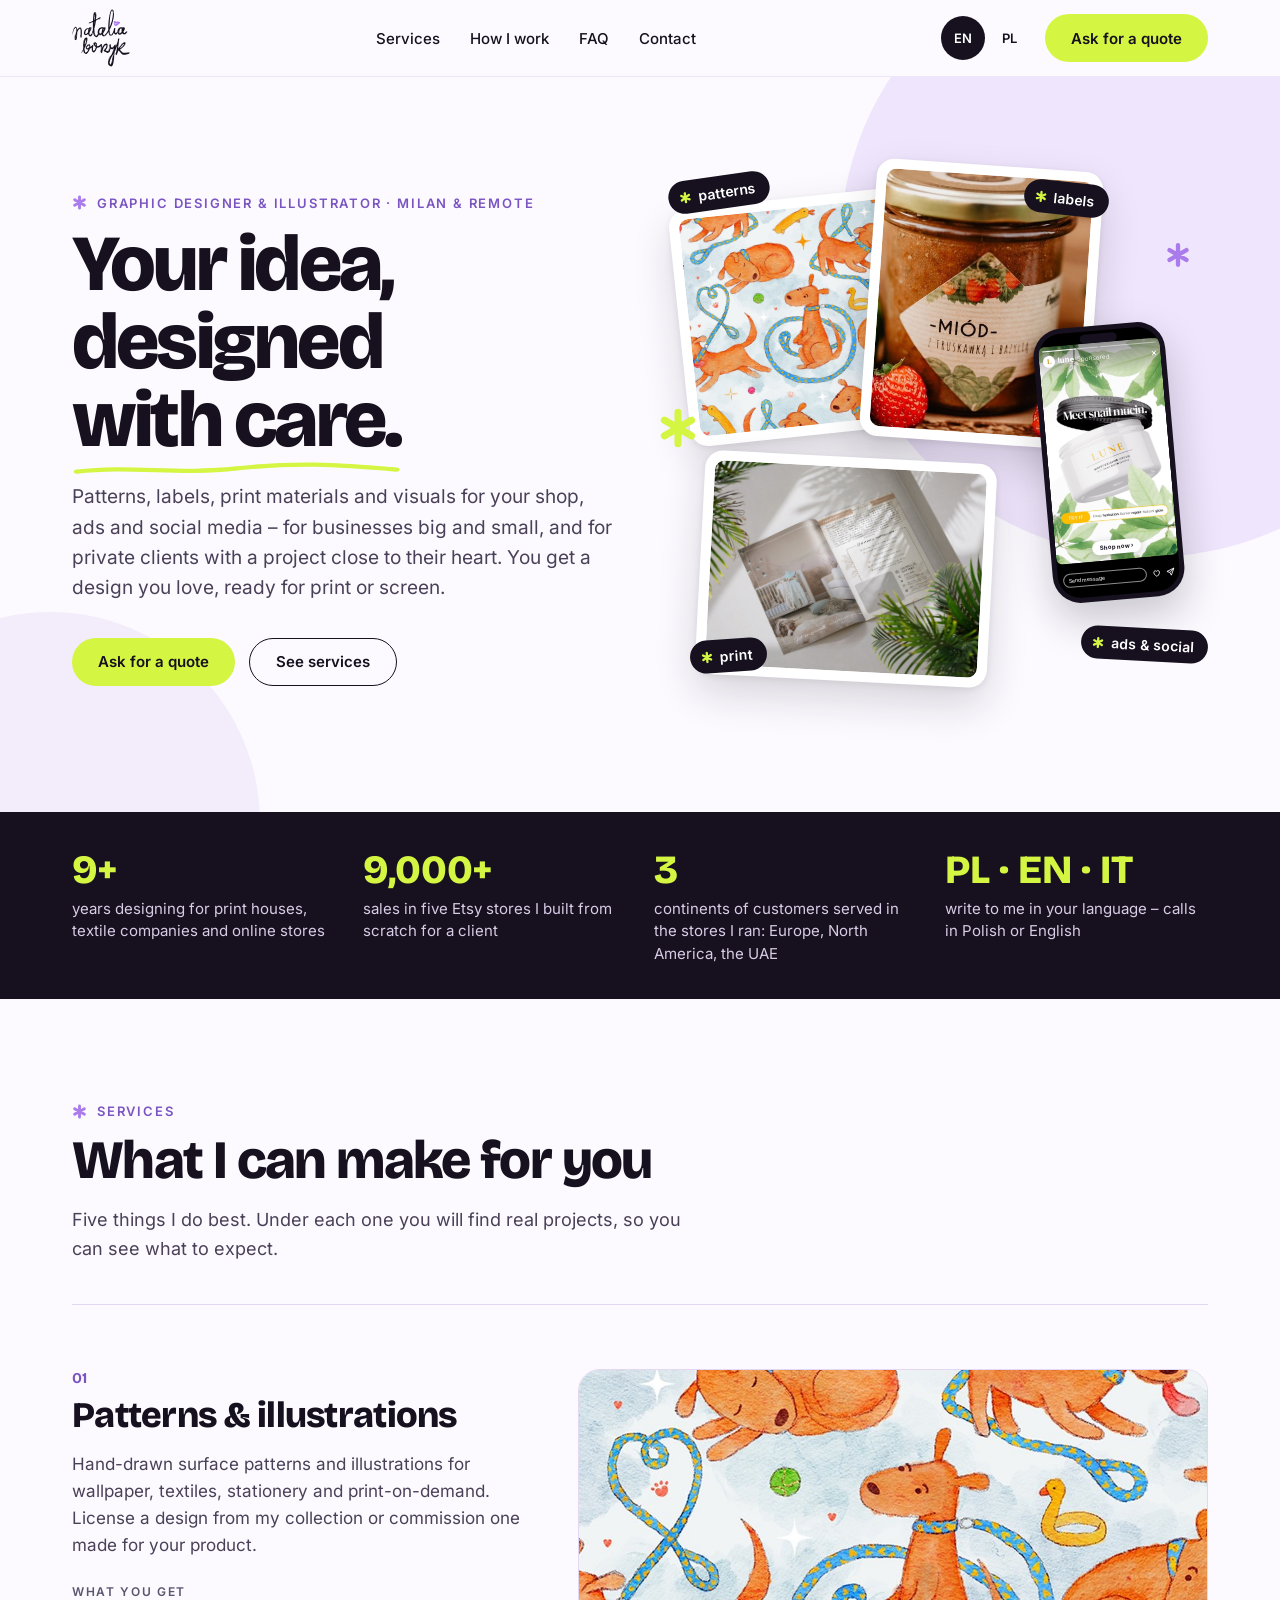
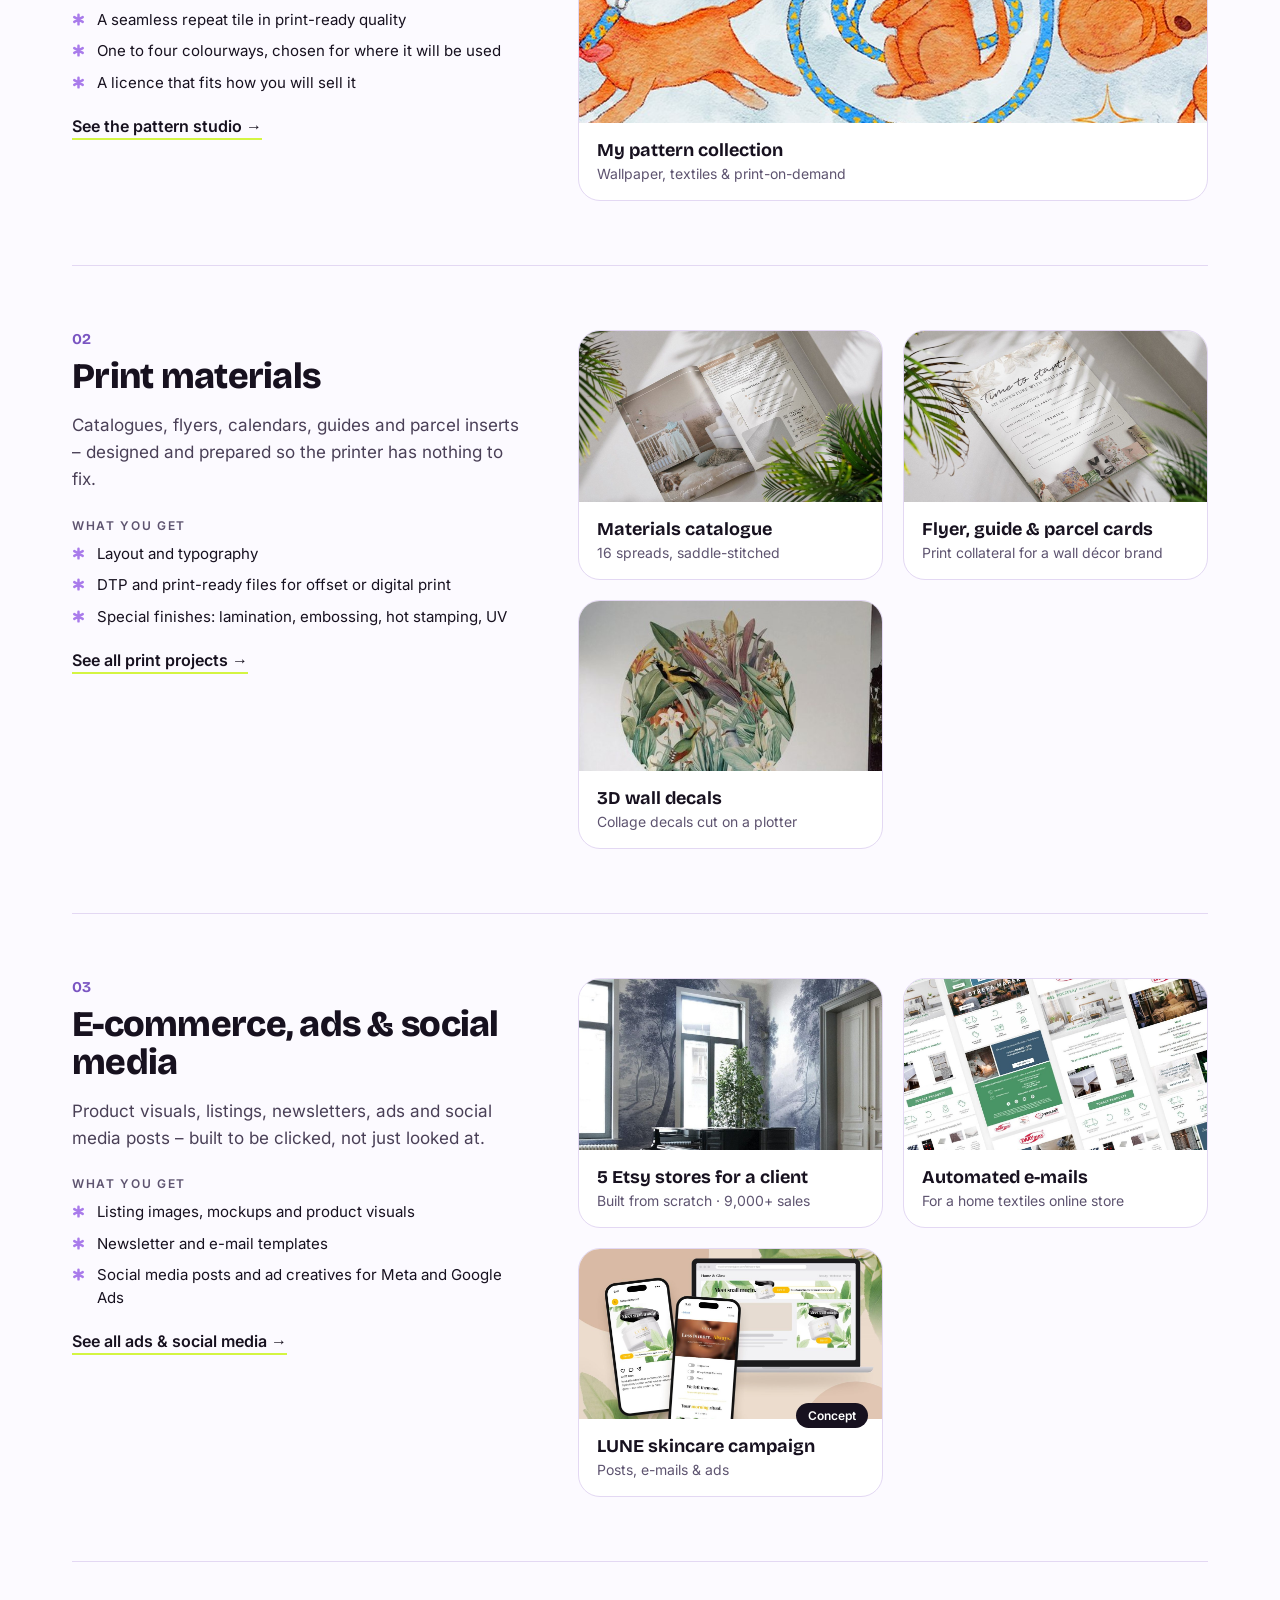
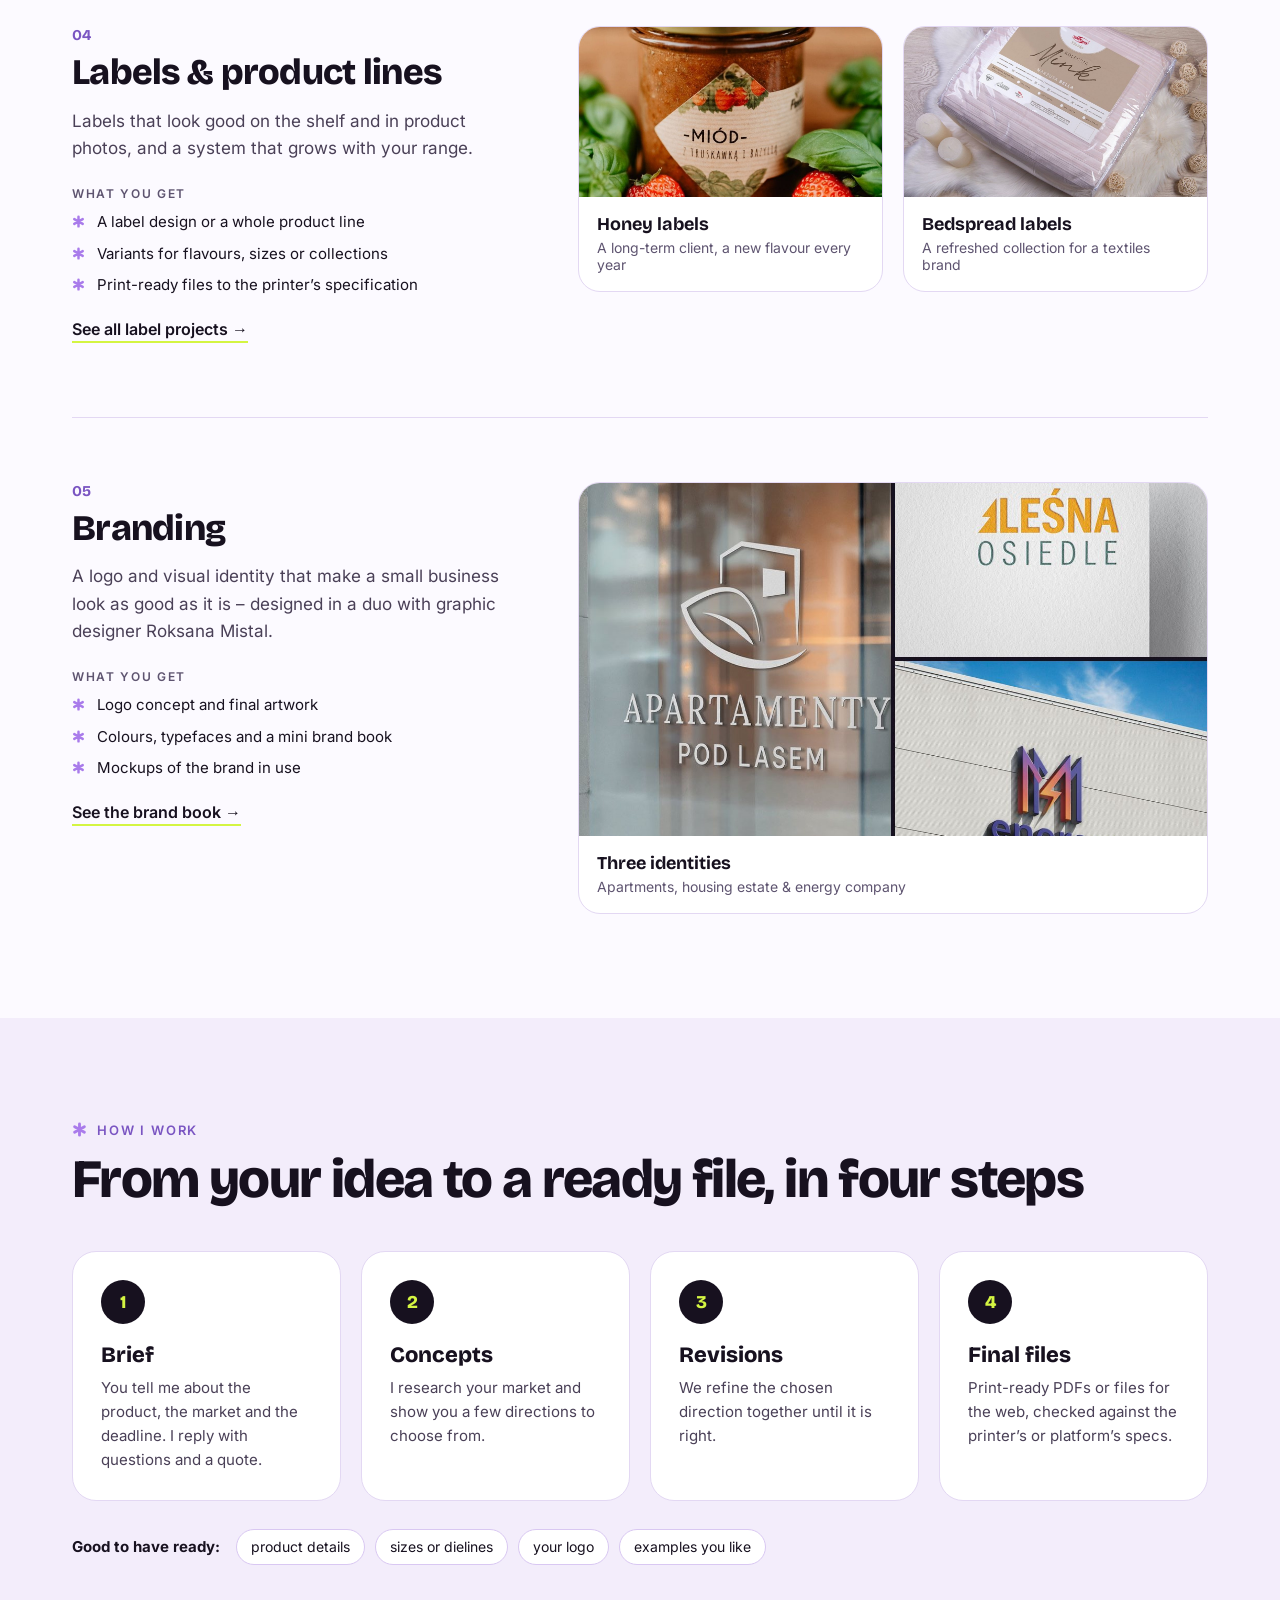
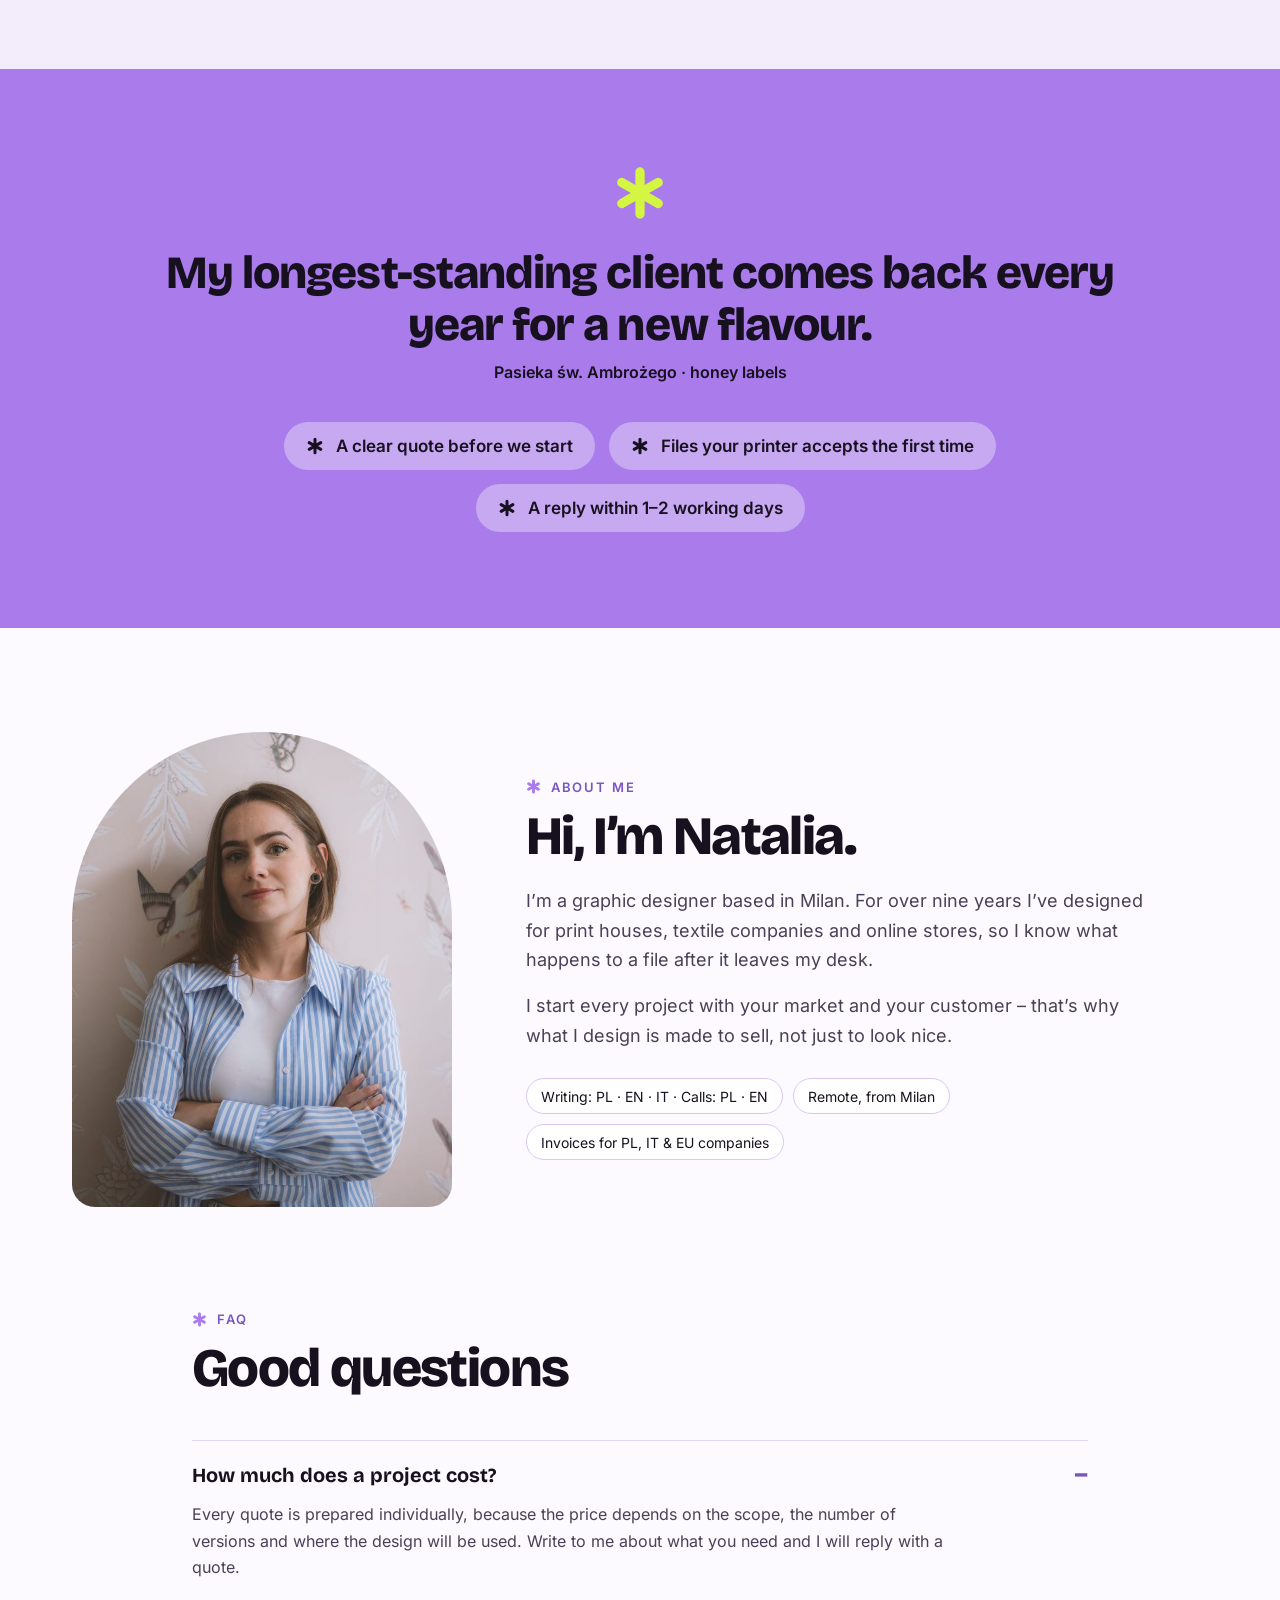
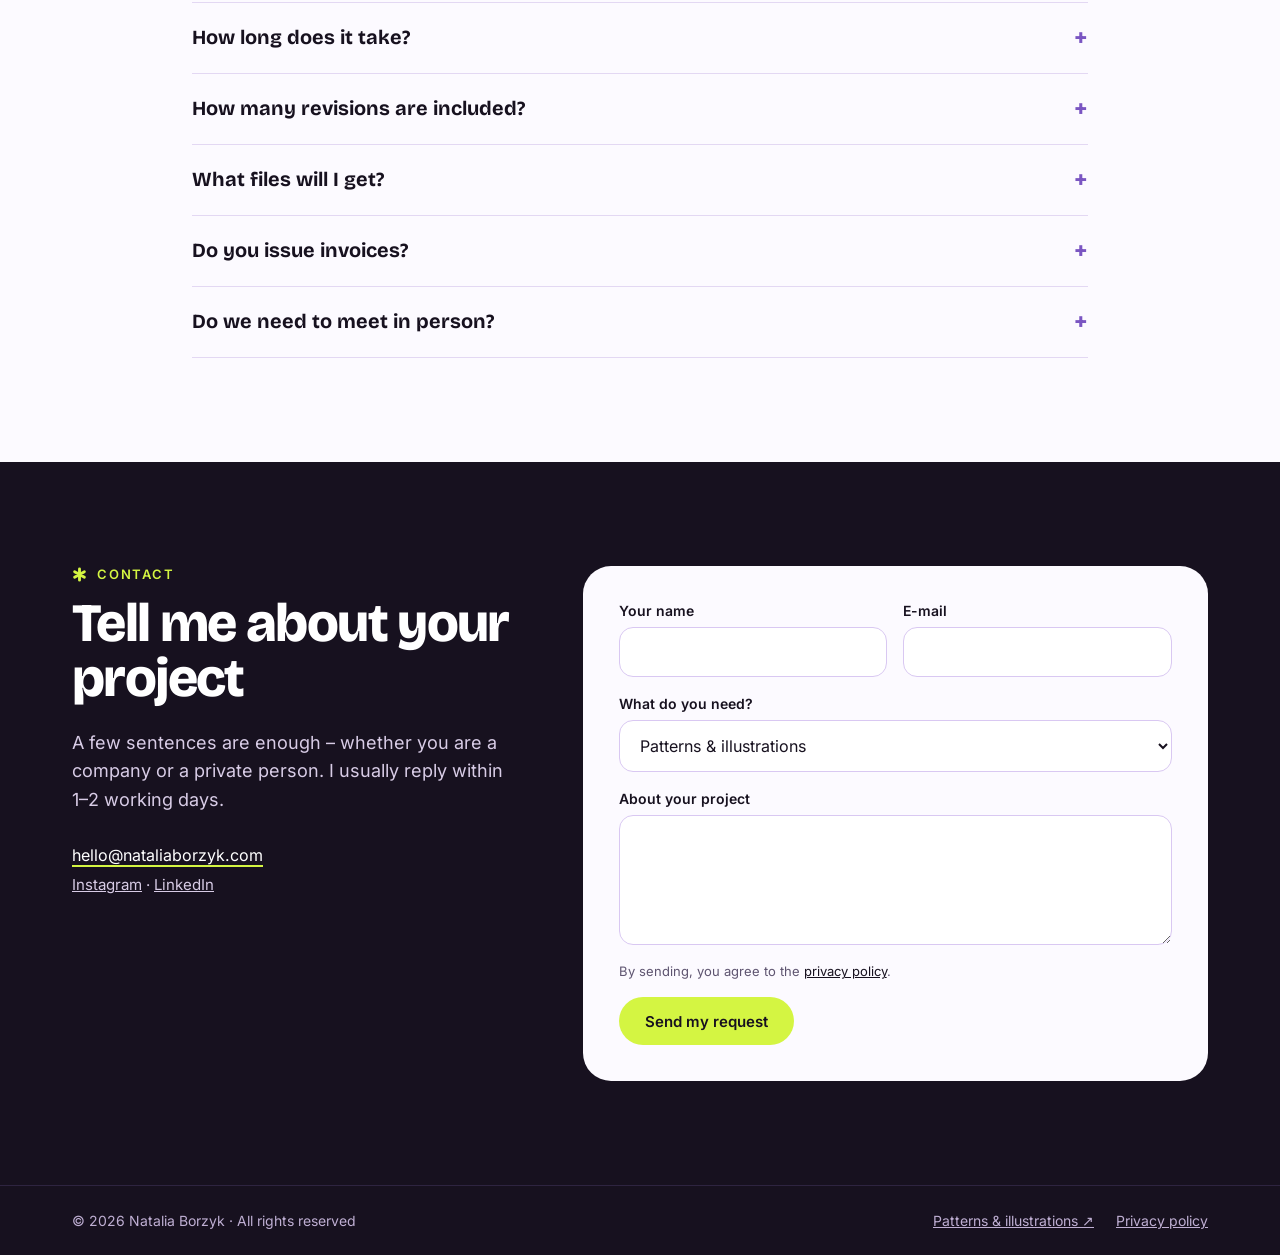
<file: index.html>
<!doctype html>
<html lang="en">
<head>
<meta charset="utf-8">
<meta name="viewport" content="width=device-width, initial-scale=1">
<meta name="robots" content="noai, noimageai">
<title>graphic designer &amp; illustrator in milan · natalia borzyk</title>
<meta name="description" content="Graphic designer and illustrator in Milan: surface patterns, print materials, e-commerce, ads and social media, labels and branding – for businesses and private clients.">
<meta property="og:title" content="graphic designer &amp; illustrator in milan · natalia borzyk">
<meta property="og:description" content="Graphic designer and illustrator in Milan: surface patterns, print materials, e-commerce, ads and social media, labels and branding – for businesses and private clients.">
<link rel="canonical" href="https://nataliaborzyk.com/">
<meta property="og:url" content="https://nataliaborzyk.com/">
<meta property="og:type" content="website">
<meta name="twitter:card" content="summary_large_image">
<meta property="og:image" content="https://nataliaborzyk.com/img/og.jpg">
<link rel="icon" href="favicon.ico">
<link rel="preload" href="fonts/bricolage-latin.woff2" as="font" type="font/woff2" crossorigin>
<link rel="preload" href="fonts/inter-latin.woff2" as="font" type="font/woff2" crossorigin>
<link rel="stylesheet" href="style.css">
<script type="application/ld+json">[{"@context": "https://schema.org", "@type": "ProfessionalService", "name": "Natalia Borzyk – graphic design & illustration", "url": "https://nataliaborzyk.com/", "image": "https://nataliaborzyk.com/img/og.jpg", "email": "hello@nataliaborzyk.com", "description": "Graphic designer and illustrator in Milan: surface patterns, labels, print materials, ad creatives and branding for businesses and private clients.", "address": {"@type": "PostalAddress", "addressLocality": "Milano", "addressCountry": "IT"}, "areaServed": ["Italy", "Poland", "European Union"], "knowsLanguage": ["en", "pl", "it"], "sameAs": ["https://instagram.com/bataljart", "https://www.linkedin.com/in/natalia-borzyk", "https://patterns.nataliaborzyk.com", "https://portfolio.nataliaborzyk.com"], "founder": {"@type": "Person", "name": "Natalia Borzyk", "jobTitle": "Graphic designer & illustrator"}, "hasOfferCatalog": {"@type": "OfferCatalog", "name": "Services", "itemListElement": [{"@type": "Offer", "itemOffered": {"@type": "Service", "name": "Surface pattern design & illustration", "url": "https://nataliaborzyk.com/illustration.html"}}, {"@type": "Offer", "itemOffered": {"@type": "Service", "name": "Print materials & catalogue design", "url": "https://nataliaborzyk.com/print.html"}}, {"@type": "Offer", "itemOffered": {"@type": "Service", "name": "Ad creatives, social media & product images", "url": "https://nataliaborzyk.com/ecommerce.html"}}, {"@type": "Offer", "itemOffered": {"@type": "Service", "name": "Label design & product lines", "url": "https://nataliaborzyk.com/labels.html"}}, {"@type": "Offer", "itemOffered": {"@type": "Service", "name": "Logo design & brand identity", "url": "https://nataliaborzyk.com/branding.html"}}]}}, {"@context": "https://schema.org", "@type": "FAQPage", "mainEntity": [{"@type": "Question", "name": "How much does a project cost?", "acceptedAnswer": {"@type": "Answer", "text": "Every quote is prepared individually, because the price depends on the scope, the number of versions and where the design will be used. Write to me about what you need and I will reply with a quote."}}, {"@type": "Question", "name": "How long does it take?", "acceptedAnswer": {"@type": "Answer", "text": "It depends on the scope of the project. I always confirm the deadline in the quote, before we start."}}, {"@type": "Question", "name": "How many revisions are included?", "acceptedAnswer": {"@type": "Answer", "text": "The number of revision rounds is agreed in the quote, so you know upfront what is included."}}, {"@type": "Question", "name": "What files will I get?", "acceptedAnswer": {"@type": "Answer", "text": "Print-ready PDFs prepared to your printer’s specification, web formats such as JPG and PNG, and editable source files on request."}}, {"@type": "Question", "name": "Do you issue invoices?", "acceptedAnswer": {"@type": "Answer", "text": "Yes. I run a registered business in Italy (Partita IVA) and invoice companies in Poland, Italy and the rest of the EU."}}, {"@type": "Question", "name": "Do we need to meet in person?", "acceptedAnswer": {"@type": "Answer", "text": "No. I work remotely with clients across Europe. E-mails and messages can be in Polish, English or Italian; video calls in Polish or English."}}]}]</script>
</head>
<body>
<header class="top">
  <div class="wrap top-in">
    <a href="#top" class="logo" aria-label="Natalia Borzyk"><img src="img/logo.svg" alt="Natalia Borzyk" width="58" height="58"></a>
    <nav class="nav" aria-label="Main">
      <a href="#services"><span data-t="n1">Services</span></a>
      <a href="#process"><span data-t="n2">How I work</span></a>
      <a href="#faq"><span data-t="n3">FAQ</span></a>
      <a href="#contact"><span data-t="n4">Contact</span></a>
    </nav>
    <div class="top-right">
      <div class="lang" role="group" aria-label="Language">
        <button type="button" data-set-lang="en" aria-pressed="true">EN</button>
        <button type="button" data-set-lang="pl" aria-pressed="false">PL</button>
      </div>
      <a class="btn btn--lime hide-s" href="#contact"><span data-t="cta">Ask for a quote</span></a>
    </div>
  </div>
</header>

<main>
<section id="top" class="hero">
  <div class="blob blob-a" aria-hidden="true"></div><div class="blob blob-b" aria-hidden="true"></div>
  <div class="wrap hero-grid">
    <div>
      <p class="eyebrow"><svg class="ast" aria-hidden="true" viewBox="0 0 24 24" width="15" height="15"><g stroke="#A97BEB" stroke-width="4.6" stroke-linecap="round"><path d="M12 3v18M4.2 7.5l15.6 9M4.2 16.5l15.6-9"/></g></svg> <span data-t="eb">Graphic designer &amp; illustrator · Milan &amp; remote</span></p>
      <h1 class="h1"><span data-t="h1a">Your idea, designed</span> <span class="u"><span data-t="h1b">with care.</span><svg aria-hidden="true" viewBox="0 0 400 30" preserveAspectRatio="none"><path d="M6 20 C70 8 130 26 200 14 S320 6 394 16" fill="none" stroke="#D4F542" stroke-width="8" stroke-linecap="round"/></svg></span></h1>
      <p class="lead" data-t="lead">Patterns, labels, print materials and visuals for your shop, ads and social media – for businesses big and small, and for private clients with a project close to their heart. You get a design you love, ready for print or screen.</p>
      <div class="btns">
        <a class="btn btn--lime" href="#contact"><span data-t="cta2">Ask for a quote</span></a>
        <a class="btn btn--line" href="#services"><span data-t="see">See services</span></a>
      </div>
    </div>
    <div class="collage">
      <div class="pc pc-1"><img src="img/pattern-dogs.jpg" alt="Hand-drawn dog pattern"></div>
      <div class="pc pc-2"><img src="img/honey-labels.jpg" alt="Honey jar label"></div>
      <div class="pc pc-3"><img src="img/catalogue-main.jpg" alt="Printed catalogue"></div>
      <div class="phone"><div class="screen"><div class="status"><span class="island"></span></div><div class="story"><img src="img/ad-story.jpg" alt="Instagram story ad"><div class="ig-top"><div class="ig-prog"><i class="on"></i><i></i></div><div class="ig-head"><span class="ig-av">L</span><span class="ig-name">lune</span><span class="ig-sp" data-t="igs">Sponsored</span><span class="ig-x">×</span></div></div><span class="ig-shop"><span data-t="igc">Shop now</span> ›</span></div><div class="ig-bar"><span class="ig-msg"><span data-t="igm">Send message</span></span><svg viewBox="0 0 24 24" aria-hidden="true"><path d="M12 20s-7-4.4-7-10a4 4 0 0 1 7-2.6A4 4 0 0 1 19 10c0 5.6-7 10-7 10z" fill="none" stroke="#fff" stroke-width="2"/></svg><svg viewBox="0 0 24 24" aria-hidden="true"><path d="M21 3 3 10l7 3 3 7z M10 13l11-10" fill="none" stroke="#fff" stroke-width="2" stroke-linejoin="round"/></svg></div></div></div>
      <span class="chip-dark ch-1"><svg class="ast" aria-hidden="true" viewBox="0 0 24 24" width="12" height="12"><g stroke="#D4F542" stroke-width="4.6" stroke-linecap="round"><path d="M12 3v18M4.2 7.5l15.6 9M4.2 16.5l15.6-9"/></g></svg><span data-t="c1">patterns</span></span><span class="chip-dark ch-2"><svg class="ast" aria-hidden="true" viewBox="0 0 24 24" width="12" height="12"><g stroke="#D4F542" stroke-width="4.6" stroke-linecap="round"><path d="M12 3v18M4.2 7.5l15.6 9M4.2 16.5l15.6-9"/></g></svg><span data-t="c2">labels</span></span><span class="chip-dark ch-3"><svg class="ast" aria-hidden="true" viewBox="0 0 24 24" width="12" height="12"><g stroke="#D4F542" stroke-width="4.6" stroke-linecap="round"><path d="M12 3v18M4.2 7.5l15.6 9M4.2 16.5l15.6-9"/></g></svg><span data-t="c3">print</span></span><span class="chip-dark ch-4"><svg class="ast" aria-hidden="true" viewBox="0 0 24 24" width="12" height="12"><g stroke="#D4F542" stroke-width="4.6" stroke-linecap="round"><path d="M12 3v18M4.2 7.5l15.6 9M4.2 16.5l15.6-9"/></g></svg><span data-t="c4">ads &amp; social</span></span>
      <span class="deco d-1" aria-hidden="true"><svg class="ast" aria-hidden="true" viewBox="0 0 24 24" width="42" height="42"><g stroke="#D4F542" stroke-width="4" stroke-linecap="round"><path d="M12 3v18M4.2 7.5l15.6 9M4.2 16.5l15.6-9"/></g></svg></span><span class="deco d-2" aria-hidden="true"><svg class="ast" aria-hidden="true" viewBox="0 0 24 24" width="26" height="26"><g stroke="#A97BEB" stroke-width="4" stroke-linecap="round"><path d="M12 3v18M4.2 7.5l15.6 9M4.2 16.5l15.6-9"/></g></svg></span>
    </div>
  </div>
</section>

<section class="trust" aria-label="Experience">
  <div class="wrap trust-grid">
    <div><p class="big">9+</p><p data-t="t1">years designing for print houses, textile companies and online stores</p></div>
    <div><p class="big"><span data-t="t2n">9,000+</span></p><p data-t="t2">sales in five Etsy stores I built from scratch for a client</p></div>
    <div><p class="big">3</p><p data-t="t3">continents of customers served in the stores I ran: Europe, North America, the UAE</p></div>
    <div><p class="big">PL · EN · IT</p><p data-t="t4">write to me in your language – calls in Polish or English</p></div>
  </div>
</section>

<section id="services" class="sec">
  <div class="wrap">
    <p class="eyebrow"><svg class="ast" aria-hidden="true" viewBox="0 0 24 24" width="15" height="15"><g stroke="#A97BEB" stroke-width="4.6" stroke-linecap="round"><path d="M12 3v18M4.2 7.5l15.6 9M4.2 16.5l15.6-9"/></g></svg> <span data-t="se">Services</span></p>
    <h2 class="h2" data-t="sh">What I can make for you</h2>
    <p class="intro" data-t="ss">Five things I do best. Under each one you will find real projects, so you can see what to expect.</p>
    <article class="svc" id="s-p">
  <div class="svc-text">
    <p class="svc-n">01</p>
    <h3 class="svc-h" data-t="svph">Patterns &amp; illustrations</h3>
    <p class="svc-lead" data-t="svpl">Hand-drawn surface patterns and illustrations for wallpaper, textiles, stationery and print-on-demand. License a design from my collection or commission one made for your product.</p>
    <p class="svc-sub" data-t="wyg">What you get</p>
    <ul class="svc-list"><li><svg class="ast" aria-hidden="true" viewBox="0 0 24 24" width="13" height="13"><g stroke="#A97BEB" stroke-width="4.6" stroke-linecap="round"><path d="M12 3v18M4.2 7.5l15.6 9M4.2 16.5l15.6-9"/></g></svg><span data-t="svpg0">A seamless repeat tile in print-ready quality</span></li><li><svg class="ast" aria-hidden="true" viewBox="0 0 24 24" width="13" height="13"><g stroke="#A97BEB" stroke-width="4.6" stroke-linecap="round"><path d="M12 3v18M4.2 7.5l15.6 9M4.2 16.5l15.6-9"/></g></svg><span data-t="svpg1">One to four colourways, chosen for where it will be used</span></li><li><svg class="ast" aria-hidden="true" viewBox="0 0 24 24" width="13" height="13"><g stroke="#A97BEB" stroke-width="4.6" stroke-linecap="round"><path d="M12 3v18M4.2 7.5l15.6 9M4.2 16.5l15.6-9"/></g></svg><span data-t="svpg2">A licence that fits how you will sell it</span></li></ul>
    <div class="svc-links"><a class="link link--strong" href="illustration.html"><span data-t="svpall">See the pattern studio →</span></a></div>
  </div>
  <div class="svc-projects"><a class="proj-link" href="illustration.html"><figure class="proj"><div class="proj-img"><img src="img/pattern-dogs.jpg" alt="Hand-drawn seamless dog pattern" loading="lazy"></div><figcaption class="proj-body"><span class="proj-title" data-t="p1t">My pattern collection</span><span class="proj-meta" data-t="p1m">Wallpaper, textiles &amp; print-on-demand</span></figcaption></figure></a></div>
</article><article class="svc" id="s-r">
  <div class="svc-text">
    <p class="svc-n">02</p>
    <h3 class="svc-h" data-t="svrh">Print materials</h3>
    <p class="svc-lead" data-t="svrl">Catalogues, flyers, calendars, guides and parcel inserts – designed and prepared so the printer has nothing to fix.</p>
    <p class="svc-sub" data-t="wyg">What you get</p>
    <ul class="svc-list"><li><svg class="ast" aria-hidden="true" viewBox="0 0 24 24" width="13" height="13"><g stroke="#A97BEB" stroke-width="4.6" stroke-linecap="round"><path d="M12 3v18M4.2 7.5l15.6 9M4.2 16.5l15.6-9"/></g></svg><span data-t="svrg0">Layout and typography</span></li><li><svg class="ast" aria-hidden="true" viewBox="0 0 24 24" width="13" height="13"><g stroke="#A97BEB" stroke-width="4.6" stroke-linecap="round"><path d="M12 3v18M4.2 7.5l15.6 9M4.2 16.5l15.6-9"/></g></svg><span data-t="svrg1">DTP and print-ready files for offset or digital print</span></li><li><svg class="ast" aria-hidden="true" viewBox="0 0 24 24" width="13" height="13"><g stroke="#A97BEB" stroke-width="4.6" stroke-linecap="round"><path d="M12 3v18M4.2 7.5l15.6 9M4.2 16.5l15.6-9"/></g></svg><span data-t="svrg2">Special finishes: lamination, embossing, hot stamping, UV</span></li></ul>
    <div class="svc-links"><a class="link link--strong" href="print.html"><span data-t="svrall">See all print projects →</span></a></div>
  </div>
  <div class="svc-projects"><a class="proj-link" href="print.html"><figure class="proj"><div class="proj-img"><img src="img/catalogue-main.jpg" alt="Printed wallpaper catalogue for Vintage Murals" loading="lazy"></div><figcaption class="proj-body"><span class="proj-title" data-t="r1t">Materials catalogue</span><span class="proj-meta" data-t="r1m">16 spreads, saddle-stitched</span></figcaption></figure></a><a class="proj-link" href="print.html"><figure class="proj"><div class="proj-img"><img src="img/print.jpg" alt="Flyer, guide and parcel cards for a wall décor brand" loading="lazy"></div><figcaption class="proj-body"><span class="proj-title" data-t="r2t">Flyer, guide &amp; parcel cards</span><span class="proj-meta" data-t="r2m">Print collateral for a wall décor brand</span></figcaption></figure></a><a class="proj-link" href="print.html"><figure class="proj"><div class="proj-img"><img src="img/decals.jpg" alt="3D collage wall decal cut on a plotter" loading="lazy"></div><figcaption class="proj-body"><span class="proj-title" data-t="r3t">3D wall decals</span><span class="proj-meta" data-t="r3m">Collage decals cut on a plotter</span></figcaption></figure></a></div>
</article><article class="svc" id="s-e">
  <div class="svc-text">
    <p class="svc-n">03</p>
    <h3 class="svc-h" data-t="sveh">E-commerce, ads &amp; social media</h3>
    <p class="svc-lead" data-t="svel">Product visuals, listings, newsletters, ads and social media posts – built to be clicked, not just looked at.</p>
    <p class="svc-sub" data-t="wyg">What you get</p>
    <ul class="svc-list"><li><svg class="ast" aria-hidden="true" viewBox="0 0 24 24" width="13" height="13"><g stroke="#A97BEB" stroke-width="4.6" stroke-linecap="round"><path d="M12 3v18M4.2 7.5l15.6 9M4.2 16.5l15.6-9"/></g></svg><span data-t="sveg0">Listing images, mockups and product visuals</span></li><li><svg class="ast" aria-hidden="true" viewBox="0 0 24 24" width="13" height="13"><g stroke="#A97BEB" stroke-width="4.6" stroke-linecap="round"><path d="M12 3v18M4.2 7.5l15.6 9M4.2 16.5l15.6-9"/></g></svg><span data-t="sveg1">Newsletter and e-mail templates</span></li><li><svg class="ast" aria-hidden="true" viewBox="0 0 24 24" width="13" height="13"><g stroke="#A97BEB" stroke-width="4.6" stroke-linecap="round"><path d="M12 3v18M4.2 7.5l15.6 9M4.2 16.5l15.6-9"/></g></svg><span data-t="sveg2">Social media posts and ad creatives for Meta and Google Ads</span></li></ul>
    <div class="svc-links"><a class="link link--strong" href="ecommerce.html"><span data-t="sveall">See all ads &amp; social media →</span></a></div>
  </div>
  <div class="svc-projects"><a class="proj-link" href="ecommerce.html"><figure class="proj"><div class="proj-img"><img src="img/etsy.jpg" alt="Wall mural listing for an Etsy store" loading="lazy"></div><figcaption class="proj-body"><span class="proj-title" data-t="e1t">5 Etsy stores for a client</span><span class="proj-meta" data-t="e1m">Built from scratch · 9,000+ sales</span></figcaption></figure></a><a class="proj-link" href="ecommerce.html"><figure class="proj"><div class="proj-img"><img src="img/darymex-nl-main.jpg" alt="Newsletter templates for a home textiles online store" loading="lazy"></div><figcaption class="proj-body"><span class="proj-title" data-t="e2t">Automated e-mails</span><span class="proj-meta" data-t="e2m">For a home textiles online store</span></figcaption></figure></a><a class="proj-link" href="ecommerce.html"><figure class="proj"><div class="proj-img"><img src="img/digital-main.jpg" alt="LUNE skincare campaign: posts and e-mails" loading="lazy"></div><figcaption class="proj-body"><span class="proj-title" data-t="e3t">LUNE skincare campaign</span><span class="proj-meta" data-t="e3m">Posts, e-mails &amp; ads</span><span class="tag"><span data-t="e3g">Concept</span></span></figcaption></figure></a></div>
</article><article class="svc" id="s-l">
  <div class="svc-text">
    <p class="svc-n">04</p>
    <h3 class="svc-h" data-t="svlh">Labels &amp; product lines</h3>
    <p class="svc-lead" data-t="svll">Labels that look good on the shelf and in product photos, and a system that grows with your range.</p>
    <p class="svc-sub" data-t="wyg">What you get</p>
    <ul class="svc-list"><li><svg class="ast" aria-hidden="true" viewBox="0 0 24 24" width="13" height="13"><g stroke="#A97BEB" stroke-width="4.6" stroke-linecap="round"><path d="M12 3v18M4.2 7.5l15.6 9M4.2 16.5l15.6-9"/></g></svg><span data-t="svlg0">A label design or a whole product line</span></li><li><svg class="ast" aria-hidden="true" viewBox="0 0 24 24" width="13" height="13"><g stroke="#A97BEB" stroke-width="4.6" stroke-linecap="round"><path d="M12 3v18M4.2 7.5l15.6 9M4.2 16.5l15.6-9"/></g></svg><span data-t="svlg1">Variants for flavours, sizes or collections</span></li><li><svg class="ast" aria-hidden="true" viewBox="0 0 24 24" width="13" height="13"><g stroke="#A97BEB" stroke-width="4.6" stroke-linecap="round"><path d="M12 3v18M4.2 7.5l15.6 9M4.2 16.5l15.6-9"/></g></svg><span data-t="svlg2">Print-ready files to the printer’s specification</span></li></ul>
    <div class="svc-links"><a class="link link--strong" href="labels.html"><span data-t="svlall">See all label projects →</span></a></div>
  </div>
  <div class="svc-projects"><a class="proj-link" href="labels.html"><figure class="proj"><div class="proj-img"><img src="img/honey-labels.jpg" alt="Honey jar labels for Pasieka św. Ambrożego" loading="lazy"></div><figcaption class="proj-body"><span class="proj-title" data-t="l1t">Honey labels</span><span class="proj-meta" data-t="l1m">A long-term client, a new flavour every year</span></figcaption></figure></a><a class="proj-link" href="labels.html"><figure class="proj"><div class="proj-img"><img src="img/darymex-label-1.jpg" alt="Bedspread label design for a home textiles brand" loading="lazy"></div><figcaption class="proj-body"><span class="proj-title" data-t="l2t">Bedspread labels</span><span class="proj-meta" data-t="l2m">A refreshed collection for a textiles brand</span></figcaption></figure></a></div>
</article><article class="svc" id="s-b">
  <div class="svc-text">
    <p class="svc-n">05</p>
    <h3 class="svc-h" data-t="svbh">Branding</h3>
    <p class="svc-lead" data-t="svbl">A logo and visual identity that make a small business look as good as it is – designed in a duo with graphic designer Roksana Mistal.</p>
    <p class="svc-sub" data-t="wyg">What you get</p>
    <ul class="svc-list"><li><svg class="ast" aria-hidden="true" viewBox="0 0 24 24" width="13" height="13"><g stroke="#A97BEB" stroke-width="4.6" stroke-linecap="round"><path d="M12 3v18M4.2 7.5l15.6 9M4.2 16.5l15.6-9"/></g></svg><span data-t="svbg0">Logo concept and final artwork</span></li><li><svg class="ast" aria-hidden="true" viewBox="0 0 24 24" width="13" height="13"><g stroke="#A97BEB" stroke-width="4.6" stroke-linecap="round"><path d="M12 3v18M4.2 7.5l15.6 9M4.2 16.5l15.6-9"/></g></svg><span data-t="svbg1">Colours, typefaces and a mini brand book</span></li><li><svg class="ast" aria-hidden="true" viewBox="0 0 24 24" width="13" height="13"><g stroke="#A97BEB" stroke-width="4.6" stroke-linecap="round"><path d="M12 3v18M4.2 7.5l15.6 9M4.2 16.5l15.6-9"/></g></svg><span data-t="svbg2">Mockups of the brand in use</span></li></ul>
    <div class="svc-links"><a class="link link--strong" href="branding.html"><span data-t="svball">See the brand book →</span></a></div>
  </div>
  <div class="svc-projects"><a class="proj-link" href="branding.html"><figure class="proj"><div class="proj-img"><img src="img/logos.jpg" alt="Logos for three brands" loading="lazy"></div><figcaption class="proj-body"><span class="proj-title" data-t="b1t">Three identities</span><span class="proj-meta" data-t="b1m">Apartments, housing estate &amp; energy company</span></figcaption></figure></a></div>
</article>
  </div>
</section>

<section id="process" class="sec sec--lilac">
  <div class="wrap">
    <p class="eyebrow"><svg class="ast" aria-hidden="true" viewBox="0 0 24 24" width="15" height="15"><g stroke="#A97BEB" stroke-width="4.6" stroke-linecap="round"><path d="M12 3v18M4.2 7.5l15.6 9M4.2 16.5l15.6-9"/></g></svg> <span data-t="pe">How I work</span></p>
    <h2 class="h2 mb" data-t="ph">From your idea to a ready file, in four steps</h2>
    <div class="steps">
      <div class="step"><div class="step-n">1</div><h3 data-t="s1h">Brief</h3><p data-t="s1">You tell me about the product, the market and the deadline. I reply with questions and a quote.</p></div>
      <div class="step"><div class="step-n">2</div><h3 data-t="s2h">Concepts</h3><p data-t="s2">I research your market and show you a few directions to choose from.</p></div>
      <div class="step"><div class="step-n">3</div><h3 data-t="s3h">Revisions</h3><p data-t="s3">We refine the chosen direction together until it is right.</p></div>
      <div class="step"><div class="step-n">4</div><h3 data-t="s4h">Final files</h3><p data-t="s4">Print-ready PDFs or files for the web, checked against the printer’s or platform’s specs.</p></div>
    </div>
    <div class="prep"><strong><span data-t="gh">Good to have ready:</span></strong><span class="chip"><span data-t="g1">product details</span></span><span class="chip"><span data-t="g2">sizes or dielines</span></span><span class="chip"><span data-t="g3">your logo</span></span><span class="chip"><span data-t="g4">examples you like</span></span></div>
  </div>
</section>

<section class="band" aria-label="Why clients come back">
  <div class="wrap band-in">
    <div class="band-ast"><svg class="ast" aria-hidden="true" viewBox="0 0 24 24" width="56" height="56"><g stroke="#D4F542" stroke-width="4" stroke-linecap="round"><path d="M12 3v18M4.2 7.5l15.6 9M4.2 16.5l15.6-9"/></g></svg></div>
    <p class="band-big" data-t="bq">My longest-standing client comes back every year for a new flavour.</p>
    <p class="band-src" data-t="bs">Pasieka św. Ambrożego · honey labels</p>
    <div class="promises"><div class="promise"><svg class="ast" aria-hidden="true" viewBox="0 0 24 24" width="18" height="18"><g stroke="#17111F" stroke-width="4" stroke-linecap="round"><path d="M12 3v18M4.2 7.5l15.6 9M4.2 16.5l15.6-9"/></g></svg><span data-t="pr1">A clear quote before we start</span></div><div class="promise"><svg class="ast" aria-hidden="true" viewBox="0 0 24 24" width="18" height="18"><g stroke="#17111F" stroke-width="4" stroke-linecap="round"><path d="M12 3v18M4.2 7.5l15.6 9M4.2 16.5l15.6-9"/></g></svg><span data-t="pr2">Files your printer accepts the first time</span></div><div class="promise"><svg class="ast" aria-hidden="true" viewBox="0 0 24 24" width="18" height="18"><g stroke="#17111F" stroke-width="4" stroke-linecap="round"><path d="M12 3v18M4.2 7.5l15.6 9M4.2 16.5l15.6-9"/></g></svg><span data-t="pr3">A reply within 1–2 working days</span></div></div>
  </div>
</section>

<section class="sec about" aria-labelledby="about-h">
  <div class="wrap about-grid">
    <img class="about-img" src="img/about.jpg" alt="Natalia Borzyk" loading="lazy">
    <div>
      <p class="eyebrow"><svg class="ast" aria-hidden="true" viewBox="0 0 24 24" width="15" height="15"><g stroke="#A97BEB" stroke-width="4.6" stroke-linecap="round"><path d="M12 3v18M4.2 7.5l15.6 9M4.2 16.5l15.6-9"/></g></svg> <span data-t="ae">About me</span></p>
      <h2 class="h2 mb-s" id="about-h" data-t="ah">Hi, I’m Natalia.</h2>
      <p class="body" data-t="a1">I’m a graphic designer based in Milan. For over nine years I’ve designed for print houses, textile companies and online stores, so I know what happens to a file after it leaves my desk.</p>
      <p class="body" data-t="a2">I start every project with your market and your customer – that’s why what I design is made to sell, not just to look nice.</p>
      <div class="chips"><span class="chip"><span data-t="ac1">Writing: PL · EN · IT · Calls: PL · EN</span></span><span class="chip"><span data-t="ac2">Remote, from Milan</span></span><span class="chip"><span data-t="ac3">Invoices for PL, IT &amp; EU companies</span></span></div>
    </div>
  </div>
</section>

<section id="faq" class="sec sec--top0">
  <div class="wrap narrow">
    <p class="eyebrow"><svg class="ast" aria-hidden="true" viewBox="0 0 24 24" width="15" height="15"><g stroke="#A97BEB" stroke-width="4.6" stroke-linecap="round"><path d="M12 3v18M4.2 7.5l15.6 9M4.2 16.5l15.6-9"/></g></svg> <span data-t="fe">FAQ</span></p>
    <h2 class="h2 mb" data-t="fh">Good questions</h2>
    <details open><summary><span data-t="q1">How much does a project cost?</span></summary><p data-t="a_1">Every quote is prepared individually, because the price depends on the scope, the number of versions and where the design will be used. Write to me about what you need and I will reply with a quote.</p></details>
    <details><summary><span data-t="q2">How long does it take?</span></summary><p data-t="a_2">It depends on the scope of the project. I always confirm the deadline in the quote, before we start.</p></details>
    <details><summary><span data-t="q3">How many revisions are included?</span></summary><p data-t="a_3">The number of revision rounds is agreed in the quote, so you know upfront what is included.</p></details>
    <details><summary><span data-t="q4">What files will I get?</span></summary><p data-t="a_4">Print-ready PDFs prepared to your printer’s specification, web formats such as JPG and PNG, and editable source files on request.</p></details>
    <details><summary><span data-t="q5">Do you issue invoices?</span></summary><p data-t="a_5">Yes. I run a registered business in Italy (Partita IVA) and invoice companies in Poland, Italy and the rest of the EU.</p></details>
    <details class="last"><summary><span data-t="q6">Do we need to meet in person?</span></summary><p data-t="a_6">No. I work remotely with clients across Europe. E-mails and messages can be in Polish, English or Italian; video calls in Polish or English.</p></details>
  </div>
</section>

<section id="contact" class="sec sec--dark">
  <div class="wrap contact-grid">
    <div>
      <p class="eyebrow eyebrow--lime"><svg class="ast" aria-hidden="true" viewBox="0 0 24 24" width="15" height="15"><g stroke="#D4F542" stroke-width="4.6" stroke-linecap="round"><path d="M12 3v18M4.2 7.5l15.6 9M4.2 16.5l15.6-9"/></g></svg> <span data-t="ce">Contact</span></p>
      <h2 class="h2 mb-s light" data-t="ch">Tell me about your project</h2>
      <p class="contact-lead" data-t="cl">A few sentences are enough – whether you are a company or a private person. I usually reply within 1–2 working days.</p>
      <p class="mail"><a href="mailto:hello@nataliaborzyk.com">hello@nataliaborzyk.com</a></p>
      <p class="soc"><a href="https://instagram.com/bataljart" target="_blank" rel="noopener">Instagram</a> · <a href="https://www.linkedin.com/in/natalia-borzyk" target="_blank" rel="noopener">LinkedIn</a></p>
    </div>
    <div class="form-card">
      <form id="contact-form" action="https://formspree.io/f/xpqyvqjb" method="POST">
        <div class="two">
          <label class="field"><span data-t="fn">Your name</span><input type="text" name="name" required autocomplete="name"></label>
          <label class="field">E-mail<input type="email" name="email" required autocomplete="email"></label>
        </div>
        <label class="field"><span data-t="fs">What do you need?</span><select name="service"><option data-t="o1">Patterns &amp; illustrations</option><option data-t="o2">Print materials</option><option data-t="o3">E-commerce, ads &amp; social media</option><option data-t="o4">Labels &amp; product lines</option><option data-t="o5">Branding</option><option data-t="o6">Something else</option></select></label>
        <label class="field"><span data-t="fm">About your project</span><textarea name="message" rows="5" required></textarea></label>
        <p class="consent"><span data-t="fc">By sending, you agree to the</span> <a href="privacy-policy.html"><span data-t="fp">privacy policy</span></a>.</p>
        <button type="submit" class="btn btn--lime"><span data-t="fb">Send my request</span></button>
      </form>
      <p class="form-ok" id="form-ok" hidden><span data-t="fok">Thank you! Your message is on its way – I’ll get back to you within 1–2 working days.</span></p>
      <p class="form-err" id="form-err" hidden><span data-t="fer">Something went wrong. Please write to hello@nataliaborzyk.com.</span></p>
    </div>
  </div>
</section>
</main>

<footer class="foot">
  <div class="wrap foot-in">
    <p>© 2026 Natalia Borzyk · <span data-t="rights">All rights reserved</span></p>
    <p class="foot-links"><a href="https://patterns.nataliaborzyk.com"><span data-t="fl1">Patterns &amp; illustrations ↗</span></a><a href="privacy-policy.html"><span data-t="fl2">Privacy policy</span></a></p>
  </div>
</footer>
<script>
window.PL={
"p1t": "Moja kolekcja wzorów",
"p1m": "Tapety, tkaniny i print-on-demand",
"svpall": "Zobacz wzory z bliska →",
"svpg0": "Kafel wzoru bez widocznych łączeń, w jakości gotowej do druku",
"svpg1": "Od jednego do czterech wariantów kolorystycznych – dobranych do miejsca, w którym wzór się znajdzie",
"svpg2": "Licencję dopasowaną do tego, jak będziesz sprzedawać produkt",
"svph": "Wzory i ilustracje",
"svpl": "Ręcznie rysowane wzory i ilustracje na tapety, tkaniny, artykuły papiernicze i produkty print-on-demand. Możesz kupić licencję na wzór z mojej kolekcji albo zamówić taki, który powstanie specjalnie dla Twojego produktu.",
"wyg": "Co dostajesz",
"r1t": "Katalog materiałów",
"r1m": "16 rozkładówek, oprawa zszywana",
"r2t": "Ulotka, instrukcja i kartki do paczek",
"r2m": "Materiały drukowane dla marki z dekoracjami ściennymi",
"r3t": "Naklejki z efektem 3D",
"r3m": "Naklejki-kolaże wycinane na ploterze",
"svrall": "Zobacz wszystkie projekty do druku →",
"svrg0": "Projekt, skład i typografię",
"svrg1": "DTP i pliki gotowe do druku offsetowego lub cyfrowego",
"svrg2": "Uszlachetnienia – laminowanie, tłoczenie, hot stamping i lakier UV",
"svrh": "Materiały drukowane",
"svrl": "Katalogi, ulotki, kalendarze, instrukcje i kartki do paczek – zaprojektowane i przygotowane tak, żeby drukarnia nie musiała niczego poprawiać.",
"e1t": "5 sklepów na Etsy dla klienta",
"e1m": "Stworzone od zera · ponad 9000 sprzedaży",
"e2t": "Automatyczne maile",
"e2m": "Dla sklepu internetowego z tekstyliami domowymi",
"e3g": "Koncept",
"e3t": "Kampania LUNE",
"e3m": "Posty, maile i reklamy",
"sveall": "Zobacz wszystkie reklamy i social media →",
"sveg0": "Zdjęcia do ofert, mockupy i grafiki produktowe",
"sveg1": "Projekty newsletterów i szablonów maili",
"sveg2": "Posty do social mediów i kreacje reklamowe do Meta Ads i Google Ads",
"sveh": "E-commerce, reklamy i social media",
"svel": "Grafiki produktowe, oferty w sklepach, newslettery, reklamy i posty do social mediów – zaprojektowane tak, żeby ludzie w nie klikali, a nie tylko je oglądali.",
"l1t": "Etykiety na miody",
"l1m": "Wieloletnia współpraca, co roku nowy smak",
"l2t": "Etykiety na narzuty",
"l2m": "Odświeżona kolekcja dla marki tekstylnej",
"svlall": "Zobacz wszystkie projekty etykiet →",
"svlg0": "Projekt jednej etykiety albo całej linii produktów",
"svlg1": "Warianty dla smaków, rozmiarów lub kolekcji",
"svlg2": "Pliki gotowe do druku, przygotowane według wymagań drukarni",
"svlh": "Etykiety i linie produktów",
"svll": "Etykiety, które dobrze wyglądają na półce i na zdjęciach produktów, oraz system, który rośnie razem z Twoją ofertą.",
"b1t": "Trzy identyfikacje",
"b1m": "Apartamenty, osiedle i firma energetyczna",
"svball": "Zobacz brand book →",
"svbg0": "Koncepcję logo i projekt finalny",
"svbg1": "Kolory, kroje pisma i mini brand book",
"svbg2": "Mockupy pokazujące markę w użyciu",
"svbh": "Branding",
"svbl": "Logo i identyfikacja wizualna, dzięki którym mała firma wygląda tak dobrze, jak na to zasługuje – projektowane w duecie z graficzką Roksaną Mistal.",
"n1": "Oferta",
"n2": "Jak pracuję",
"n3": "FAQ",
"n4": "Kontakt",
"cta": "Zapytaj o wycenę",
"eb": "Projektantka graficzna i ilustratorka · Mediolan i zdalnie",
"h1a": "Twój pomysł, zaprojektowany",
"h1b": "z sercem.",
"lead": "Wzory, etykiety, materiały drukowane i grafiki do sklepu, reklam i social mediów – dla dużych i małych firm, a także dla osób prywatnych z projektem, na którym im zależy. Dostajesz projekt, który Ci się podoba, gotowy do druku albo na ekran.",
"cta2": "Zapytaj o wycenę",
"see": "Zobacz ofertę",
"igs": "Sponsorowane",
"igc": "Kup teraz",
"igm": "Wyślij wiadomość",
"c1": "wzory",
"c2": "etykiety",
"c3": "druk",
"c4": "reklamy i social media",
"t1": "lat projektowania dla drukarni, firm tekstylnych i sklepów internetowych",
"t2n": "9000+",
"t2": "sprzedaży w pięciu sklepach na Etsy, które stworzyłam od zera dla klienta",
"t3": "kontynenty, z których kupowali klienci prowadzonych przeze mnie sklepów: Europa, Ameryka Północna i ZEA",
"t4": "napisz do mnie w swoim języku – rozmowy po polsku lub angielsku",
"se": "Oferta",
"sh": "Co mogę dla Ciebie zaprojektować",
"ss": "Pięć rzeczy, które robię najlepiej. Przy każdej znajdziesz prawdziwe projekty, żeby wiedzieć, czego się spodziewać.",
"pe": "Jak pracuję",
"ph": "Od pomysłu do gotowego pliku w czterech krokach",
"s1h": "Brief",
"s1": "Opowiadasz mi o produkcie, rynku i terminie. W odpowiedzi dostajesz pytania i wycenę.",
"s2h": "Koncepcje",
"s2": "Sprawdzam Twój rynek i pokazuję kilka kierunków do wyboru.",
"s3h": "Poprawki",
"s3": "Razem dopracowujemy wybrany kierunek, aż wszystko będzie na swoim miejscu.",
"s4h": "Pliki końcowe",
"s4": "Pliki PDF gotowe do druku albo pliki do internetu, sprawdzone pod kątem wymagań drukarni lub platformy.",
"gh": "Warto mieć pod ręką:",
"g1": "informacje o produkcie",
"g2": "wymiary lub wykrojniki",
"g3": "swoje logo",
"g4": "przykłady, które Ci się podobają",
"bq": "Moja najdłużej współpracująca klientka wraca co roku po etykietę na nowy smak.",
"bs": "Pasieka św. Ambrożego · etykiety na miody",
"pr1": "Jasna wycena przed rozpoczęciem pracy",
"pr2": "Pliki, które drukarnia przyjmie za pierwszym razem",
"pr3": "Odpowiedź w ciągu 1–2 dni roboczych",
"ae": "O mnie",
"ah": "Cześć, jestem Natalia.",
"a1": "Jestem projektantką graficzną i mieszkam w Mediolanie. Od ponad dziewięciu lat projektuję dla drukarni, firm tekstylnych i sklepów internetowych, więc wiem, co dzieje się z plikiem, kiedy opuszcza moje biurko.",
"a2": "Każdy projekt zaczynam od Twojego rynku i Twoich klientów – dlatego to, co projektuję, ma się sprzedawać, a nie tylko ładnie wyglądać.",
"ac1": "Na piśmie: PL · EN · IT · Rozmowy: PL · EN",
"ac2": "Zdalnie, z Mediolanu",
"ac3": "Faktury dla firm z Polski, Włoch i UE",
"fe": "FAQ",
"fh": "Dobre pytania",
"q1": "Ile kosztuje projekt?",
"a_1": "Każdą wycenę przygotowuję indywidualnie, bo cena zależy od zakresu, liczby wersji i tego, gdzie projekt będzie używany. Napisz, czego potrzebujesz, a odpowiem z wyceną.",
"q2": "Ile to trwa?",
"a_2": "To zależy od zakresu projektu. Termin zawsze potwierdzam w wycenie, jeszcze przed rozpoczęciem pracy.",
"q3": "Ile poprawek jest w cenie?",
"a_3": "Liczbę rund poprawek ustalamy w wycenie, więc od początku wiesz, co jest w cenie.",
"q4": "Jakie pliki dostanę?",
"a_4": "Pliki PDF gotowe do druku, przygotowane według wymagań Twojej drukarni, pliki do internetu, np. JPG i PNG, a na życzenie także pliki źródłowe.",
"q5": "Czy wystawiasz faktury?",
"a_5": "Tak. Prowadzę zarejestrowaną działalność we Włoszech (Partita IVA) i wystawiam faktury firmom z Polski, Włoch i reszty UE.",
"q6": "Czy musimy spotkać się osobiście?",
"a_6": "Nie. Pracuję zdalnie z klientami z całej Europy. Maile i wiadomości możemy pisać po polsku, angielsku albo włosku, a rozmowy wideo prowadzę po polsku lub angielsku.",
"ce": "Kontakt",
"ch": "Opowiedz mi o swoim projekcie",
"cl": "Wystarczy kilka zdań – niezależnie od tego, czy jesteś firmą, czy osobą prywatną. Zwykle odpowiadam w ciągu 1–2 dni roboczych.",
"fn": "Imię i nazwisko",
"fs": "Czego potrzebujesz?",
"fm": "Kilka słów o projekcie",
"fc": "Wysyłając wiadomość, akceptujesz",
"fp": "politykę prywatności",
"fb": "Wyślij zapytanie",
"fok": "Dziękuję! Twoja wiadomość już do mnie leci – odezwę się w ciągu 1–2 dni roboczych.",
"fer": "Coś poszło nie tak. Napisz proszę na hello@nataliaborzyk.com.",
"rights": "Wszelkie prawa zastrzeżone",
"fl1": "Wzory i ilustracje ↗",
"fl2": "Polityka prywatności",
"__title": "projektantka graficzna i ilustratorka w mediolanie · natalia borzyk",
"o1": "Wzory i ilustracje",
"o2": "Materiały drukowane",
"o3": "E-commerce, reklamy i social media",
"o4": "Etykiety i linie produktów",
"o5": "Branding",
"o6": "Coś innego"
};
</script>
<script src="site.js"></script>
</body>
</html>
</file>
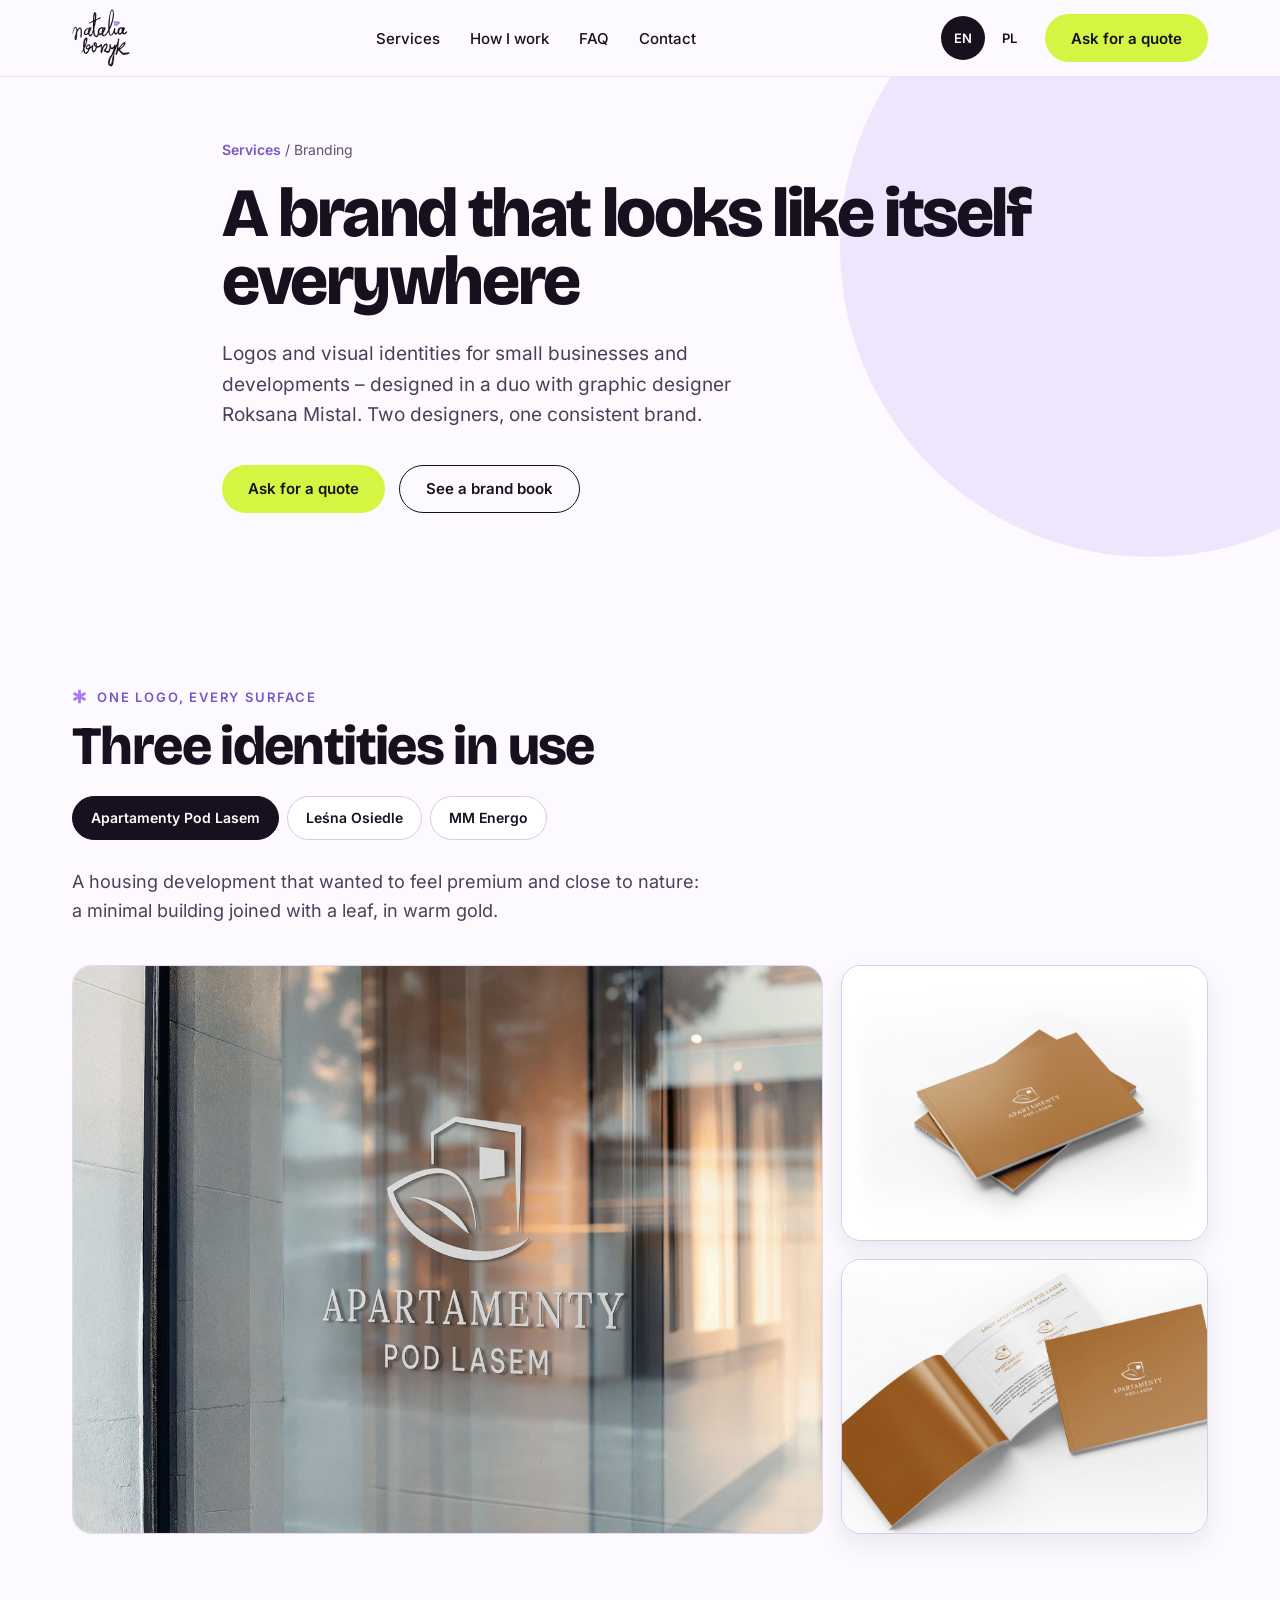
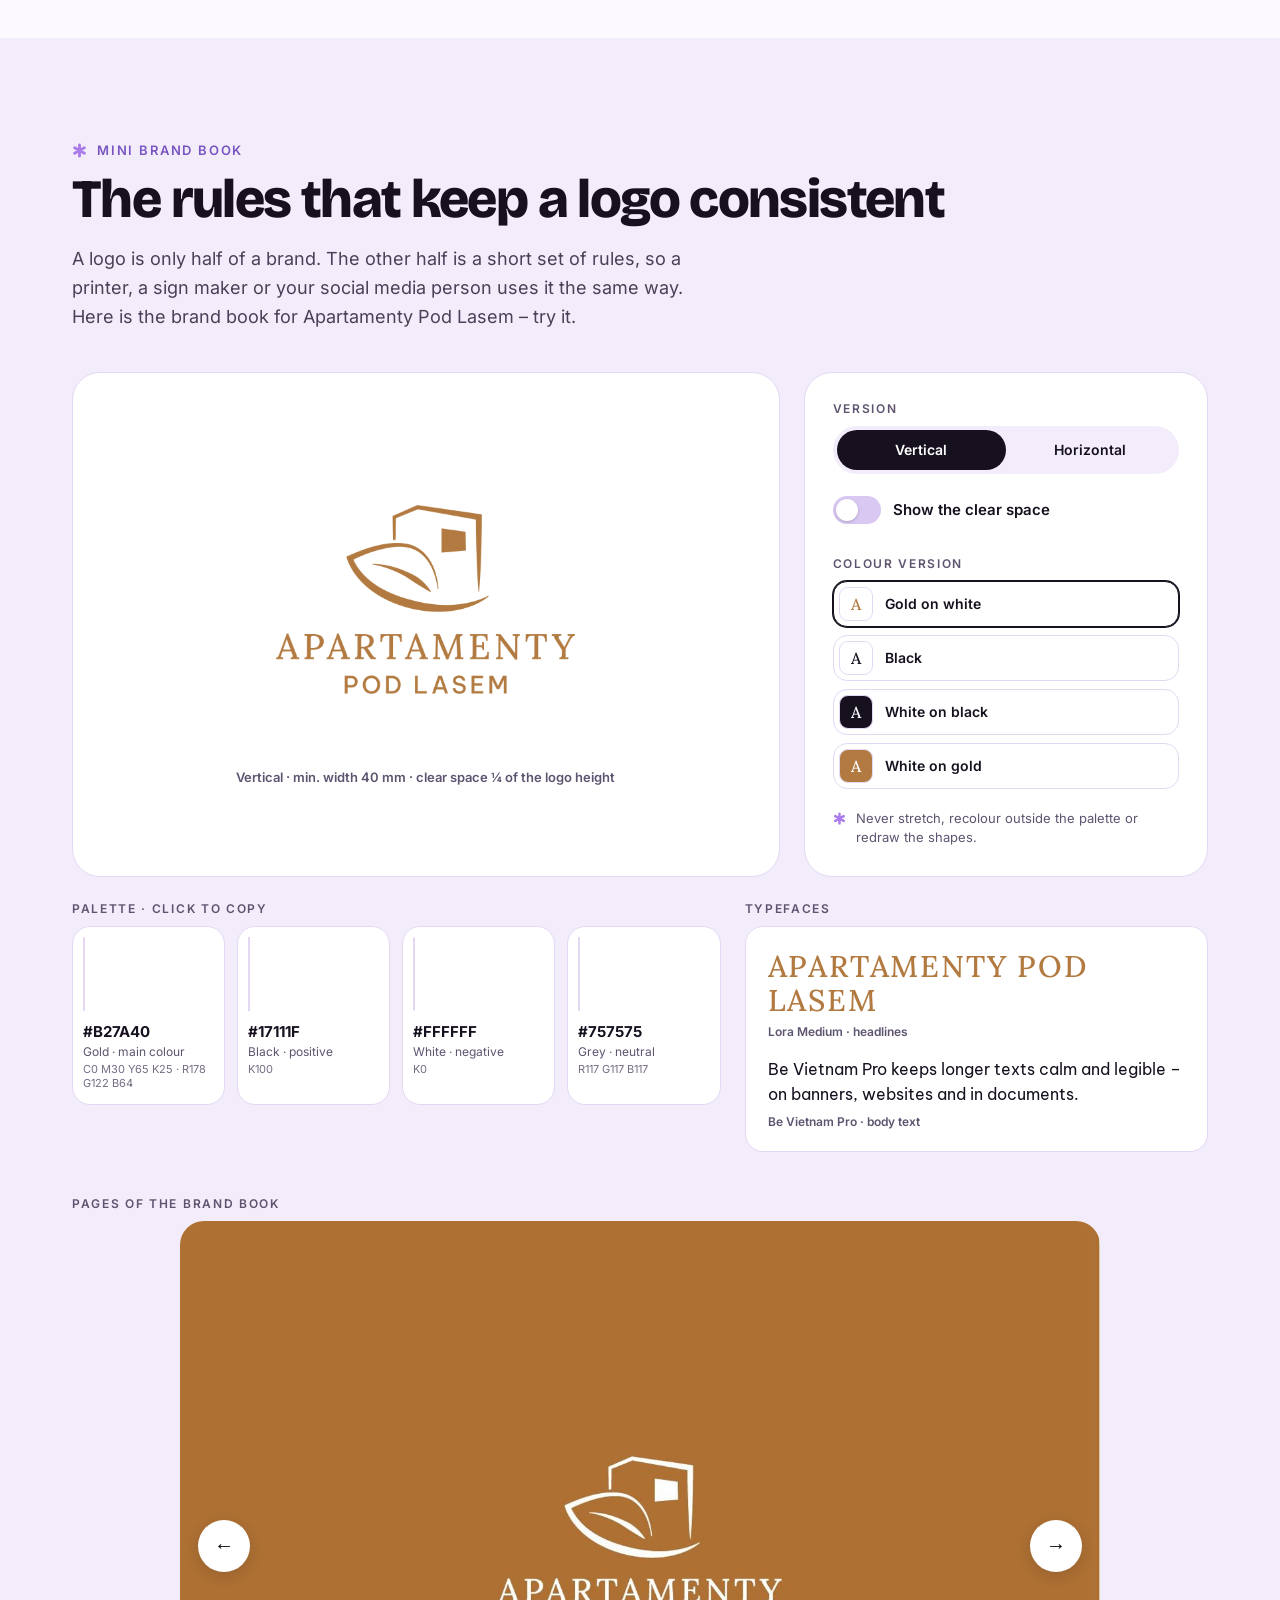
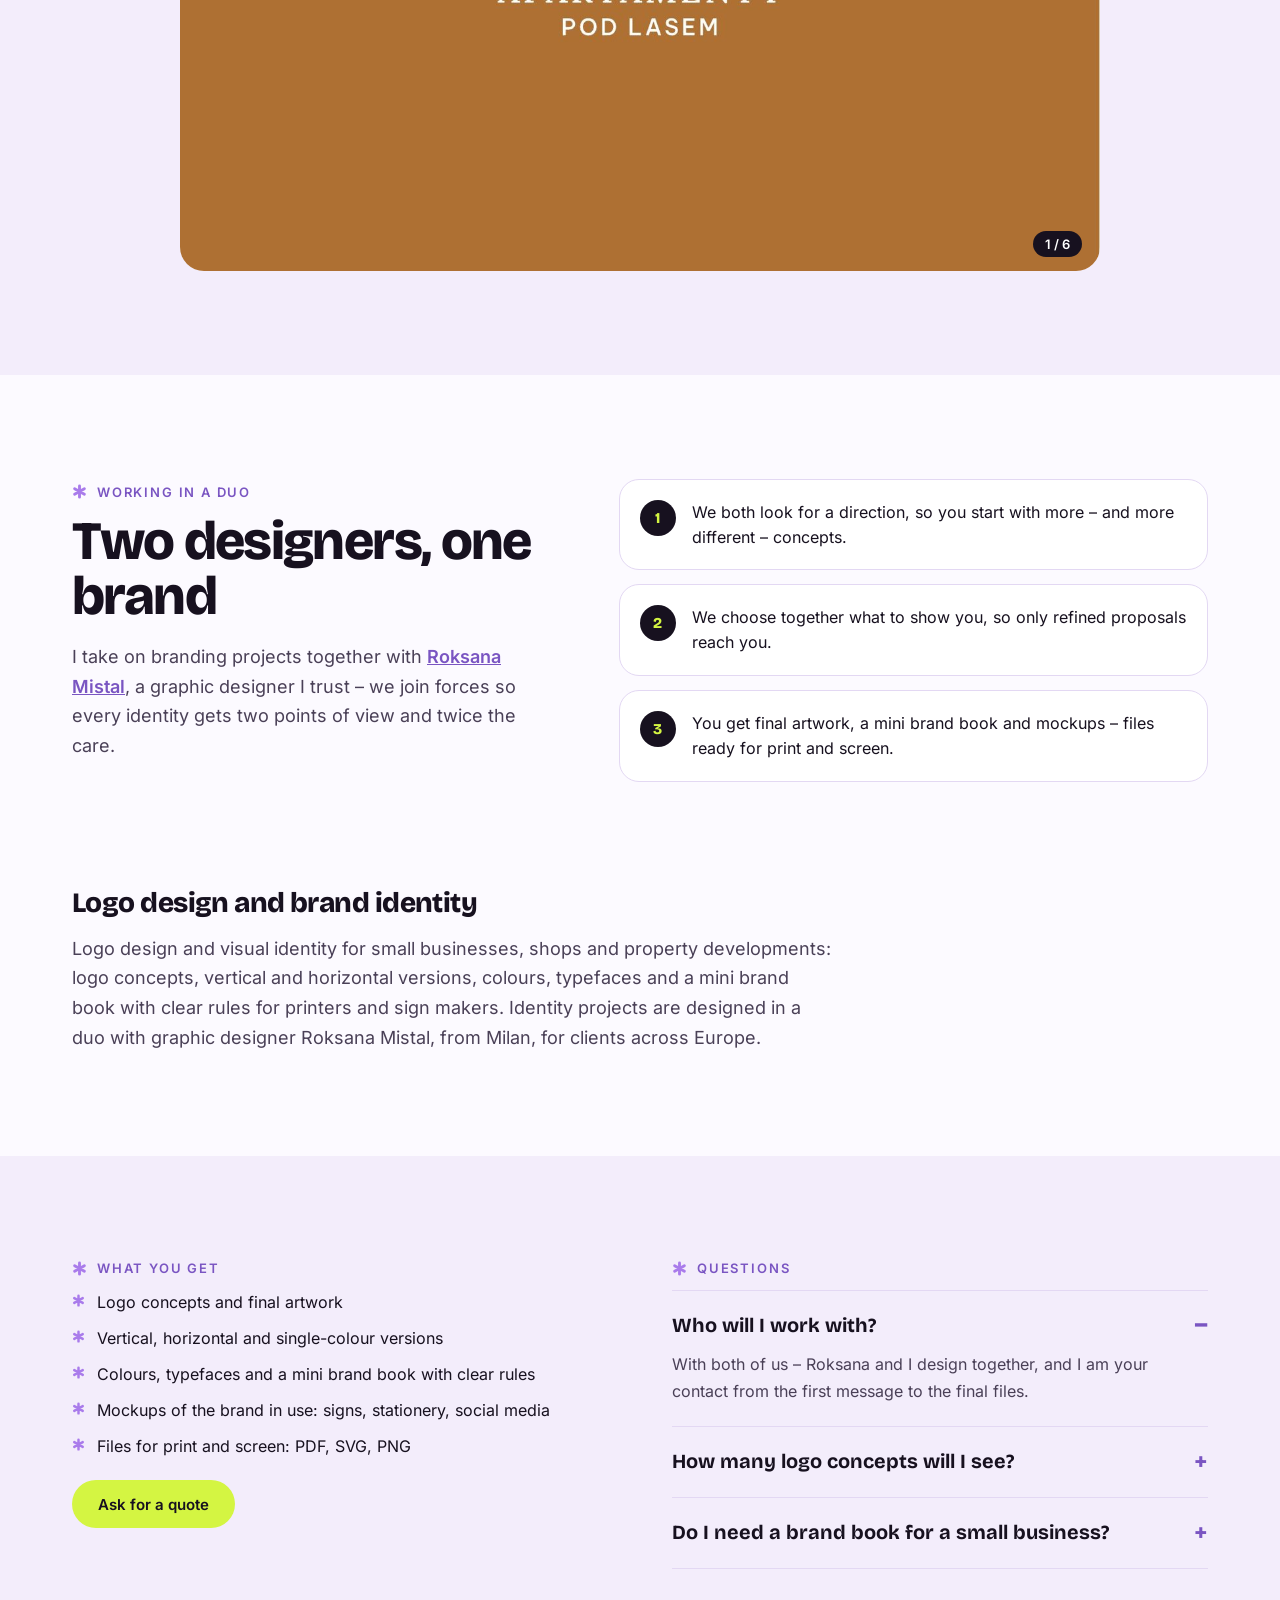
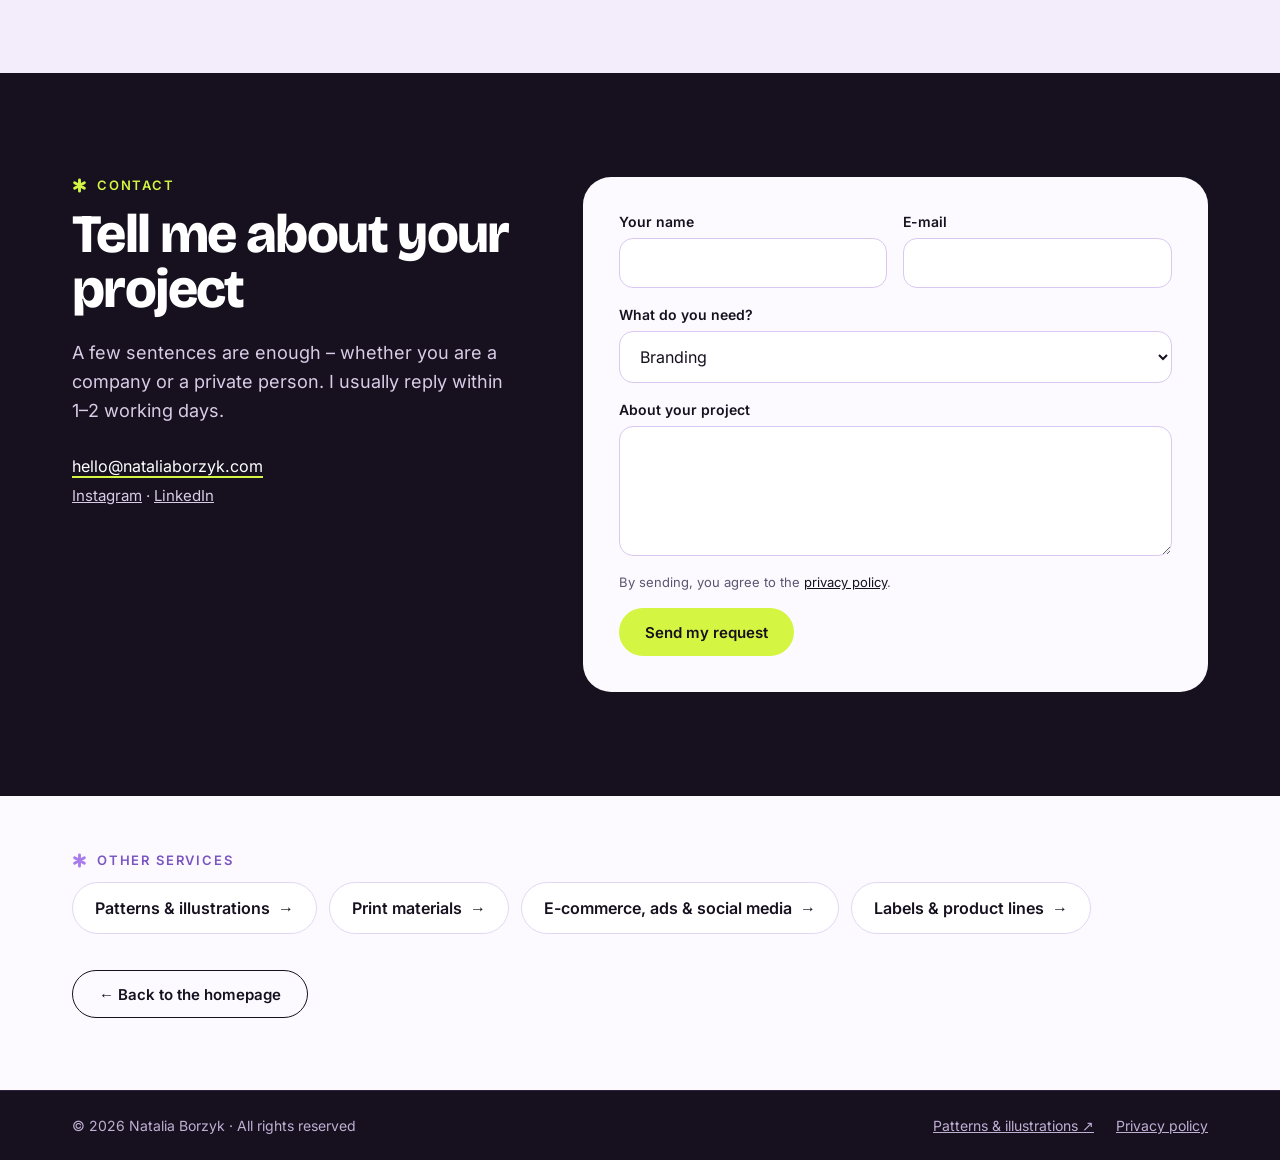
<file: branding.html>
<!doctype html>
<html lang="en">
<head>
<meta charset="utf-8">
<meta name="viewport" content="width=device-width, initial-scale=1">
<meta name="robots" content="noai, noimageai">
<title>logo design &amp; brand identity · natalia borzyk</title>
<meta name="description" content="Logos, visual identities and mini brand books for small businesses and developments – designed in a duo with graphic designer Roksana Mistal.">
<meta property="og:title" content="logo design &amp; brand identity · natalia borzyk">
<meta property="og:description" content="Logos, visual identities and mini brand books for small businesses and developments – designed in a duo with graphic designer Roksana Mistal.">
<link rel="canonical" href="https://nataliaborzyk.com/branding.html">
<meta property="og:url" content="https://nataliaborzyk.com/branding.html">
<meta property="og:type" content="website">
<meta name="twitter:card" content="summary_large_image">
<meta property="og:image" content="https://nataliaborzyk.com/img/og.jpg">
<link rel="icon" href="favicon.ico">
<link rel="preload" href="fonts/bricolage-latin.woff2" as="font" type="font/woff2" crossorigin>
<link rel="preload" href="fonts/inter-latin.woff2" as="font" type="font/woff2" crossorigin>
<link rel="stylesheet" href="style.css">
<script type="application/ld+json">[{"@context": "https://schema.org", "@type": "ProfessionalService", "name": "Natalia Borzyk – graphic design & illustration", "url": "https://nataliaborzyk.com/", "image": "https://nataliaborzyk.com/img/og.jpg", "email": "hello@nataliaborzyk.com", "description": "Graphic designer and illustrator in Milan: surface patterns, labels, print materials, ad creatives and branding for businesses and private clients.", "address": {"@type": "PostalAddress", "addressLocality": "Milano", "addressCountry": "IT"}, "areaServed": ["Italy", "Poland", "European Union"], "knowsLanguage": ["en", "pl", "it"], "sameAs": ["https://instagram.com/bataljart", "https://www.linkedin.com/in/natalia-borzyk", "https://patterns.nataliaborzyk.com", "https://portfolio.nataliaborzyk.com"], "founder": {"@type": "Person", "name": "Natalia Borzyk", "jobTitle": "Graphic designer & illustrator"}, "hasOfferCatalog": {"@type": "OfferCatalog", "name": "Services", "itemListElement": [{"@type": "Offer", "itemOffered": {"@type": "Service", "name": "Surface pattern design & illustration", "url": "https://nataliaborzyk.com/illustration.html"}}, {"@type": "Offer", "itemOffered": {"@type": "Service", "name": "Print materials & catalogue design", "url": "https://nataliaborzyk.com/print.html"}}, {"@type": "Offer", "itemOffered": {"@type": "Service", "name": "Ad creatives, social media & product images", "url": "https://nataliaborzyk.com/ecommerce.html"}}, {"@type": "Offer", "itemOffered": {"@type": "Service", "name": "Label design & product lines", "url": "https://nataliaborzyk.com/labels.html"}}, {"@type": "Offer", "itemOffered": {"@type": "Service", "name": "Logo design & brand identity", "url": "https://nataliaborzyk.com/branding.html"}}]}}, {"@context": "https://schema.org", "@type": "FAQPage", "mainEntity": [{"@type": "Question", "name": "How much does a project cost?", "acceptedAnswer": {"@type": "Answer", "text": "Every quote is prepared individually, because the price depends on the scope, the number of versions and where the design will be used. Write to me about what you need and I will reply with a quote."}}, {"@type": "Question", "name": "How long does it take?", "acceptedAnswer": {"@type": "Answer", "text": "It depends on the scope of the project. I always confirm the deadline in the quote, before we start."}}, {"@type": "Question", "name": "How many revisions are included?", "acceptedAnswer": {"@type": "Answer", "text": "The number of revision rounds is agreed in the quote, so you know upfront what is included."}}, {"@type": "Question", "name": "What files will I get?", "acceptedAnswer": {"@type": "Answer", "text": "Print-ready PDFs prepared to your printer’s specification, web formats such as JPG and PNG, and editable source files on request."}}, {"@type": "Question", "name": "Do you issue invoices?", "acceptedAnswer": {"@type": "Answer", "text": "Yes. I run a registered business in Italy (Partita IVA) and invoice companies in Poland, Italy and the rest of the EU."}}, {"@type": "Question", "name": "Do we need to meet in person?", "acceptedAnswer": {"@type": "Answer", "text": "No. I work remotely with clients across Europe. E-mails and messages can be in Polish, English or Italian; video calls in Polish or English."}}]}]</script>
</head>
<body>
<header class="top">
  <div class="wrap top-in">
    <a href="index.html" class="logo" aria-label="Natalia Borzyk"><img src="img/logo.svg" alt="Natalia Borzyk" width="58" height="58"></a>
    <nav class="nav" aria-label="Main">
      <a href="index.html#services"><span data-t="n1">Services</span></a>
      <a href="index.html#process"><span data-t="n2">How I work</span></a>
      <a href="index.html#faq"><span data-t="n3">FAQ</span></a>
      <a href="index.html#contact"><span data-t="n4">Contact</span></a>
    </nav>
    <div class="top-right">
      <div class="lang" role="group" aria-label="Language">
        <button type="button" data-set-lang="en" aria-pressed="true">EN</button>
        <button type="button" data-set-lang="pl" aria-pressed="false">PL</button>
      </div>
      <a class="btn btn--lime hide-s" href="index.html#contact"><span data-t="cta">Ask for a quote</span></a>
    </div>
  </div>
</header>

<main>
<section class="sub-hero"><div class="blob blob-a" aria-hidden="true"></div><div class="wrap sub-hero-in">
<p class="crumbs"><a href="index.html#services"><span data-t="cr">Services</span></a> / <span><span data-t="bc">Branding</span></span></p>
<h1 class="h1 sub-h1"><span data-t="h1">A brand that looks like itself everywhere</span></h1>
<p class="lead" data-t="lead">Logos and visual identities for small businesses and developments – designed in a duo with graphic designer Roksana Mistal. Two designers, one consistent brand.</p>
<div class="btns"><a class="btn btn--lime" href="#contact"><span data-t="c1">Ask for a quote</span></a><a class="btn btn--line" href="#rules"><span data-t="c2">See a brand book</span></a></div></div></section><section class="sec">
<div class="wrap">
<p class="eyebrow"><svg class="ast" aria-hidden="true" viewBox="0 0 24 24" width="15" height="15"><g stroke="#A97BEB" stroke-width="4.6" stroke-linecap="round"><path d="M12 3v18M4.2 7.5l15.6 9M4.2 16.5l15.6-9"/></g></svg> <span data-t="ue">One logo, every surface</span></p>
<h2 class="h2 mb-s" data-t="uh">Three identities in use</h2>
<div class="tabs"><button type="button" class="tab is-on" data-utab="0">Apartamenty Pod Lasem</button><button type="button" class="tab" data-utab="1">Leśna Osiedle</button><button type="button" class="tab" data-utab="2">MM Energo</button></div>
<div class="upanel is-on"><p class="intro" data-t="udapl">A housing development that wanted to feel premium and close to nature: a minimal building joined with a leaf, in warm gold.</p><div class="gal gal--apl"><figure class="g-wide"><img src="img/logos-apt-door.jpg" alt="Apartamenty Pod Lasem logo on a glass door" loading="lazy"></figure><figure class=" tint"><img src="img/logos-main.jpg" alt="Apartamenty Pod Lasem brand book mockup" loading="lazy"></figure><figure class=" tint"><img src="img/logos-apt-1.jpg" alt="Apartamenty Pod Lasem logo on stationery" loading="lazy"></figure></div></div><div class="upanel"><p class="intro" data-t="udlesna">A residential area by the forest: a tree built from sharp triangles, warm orange and forest green, in a stacked and a horizontal version.</p><div class="gal gal--2"><figure class=""><img src="img/logos-lesna-1.jpg" alt="Leśna Osiedle logo, vertical version" loading="lazy"></figure><figure class=""><img src="img/logos-lesna-2.jpg" alt="Leśna Osiedle logo, horizontal version" loading="lazy"></figure></div></div><div class="upanel"><p class="intro" data-t="udmm">An electrical installation company: the letter M hides a lightning bolt, navy with a red accent.</p><div class="gal gal--2"><figure class=""><img src="img/logos-mm-1.jpg" alt="MM Energo logo on stationery" loading="lazy"></figure><figure class=""><img src="img/logos-mm-2.jpg" alt="MM Energo logo on a building sign" loading="lazy"></figure></div></div>
</div></section>

<section id="rules" class="sec sec--lilac">
<div class="wrap">
<p class="eyebrow"><svg class="ast" aria-hidden="true" viewBox="0 0 24 24" width="15" height="15"><g stroke="#A97BEB" stroke-width="4.6" stroke-linecap="round"><path d="M12 3v18M4.2 7.5l15.6 9M4.2 16.5l15.6-9"/></g></svg> <span data-t="re">Mini brand book</span></p>
<h2 class="h2" data-t="rh">The rules that keep a logo consistent</h2>
<p class="intro" data-t="rl">A logo is only half of a brand. The other half is a short set of rules, so a printer, a sign maker or your social media person uses it the same way. Here is the brand book for Apartamenty Pod Lasem – try it.</p>
<div class="bb">
<div class="bb-stage" id="bb-stage" style="--fg:#B27A40;--bg:#FFFFFF">
<div class="bb-logo is-v" id="bb-logo"><span class="cs" aria-hidden="true"></span><i class="mark"></i></div>
<p class="bb-cap" id="bb-cap"><span data-cap="v"><span data-t="cv">Vertical · min. width 40 mm · clear space ¼ of the logo height</span></span><span data-cap="h" hidden><span data-t="ch2">Horizontal · min. width 50 mm · clear space ½ of the logo height</span></span></p>
</div>
<div class="bb-ctrl">
<p class="svc-sub"><span data-t="vh">Version</span></p>
<div class="seg"><button type="button" class="is-on" data-ver="v"><span data-t="v1">Vertical</span></button><button type="button" data-ver="h"><span data-t="v2">Horizontal</span></button></div>
<label class="switch" style="margin:14px 0 6px"><input type="checkbox" id="cs-toggle"><span class="switch-ui" aria-hidden="true"></span><span data-t="cst">Show the clear space</span></label>
<p class="svc-sub" style="margin-top:18px"><span data-t="vah">Colour version</span></p>
<div class="vbtns"><button type="button" class="vbtn is-on" data-fg="#B27A40" data-bg="#FFFFFF"><i style="background:#FFFFFF;color:#B27A40">A</i><span data-t="vvgold">Gold on white</span></button><button type="button" class="vbtn" data-fg="#17111F" data-bg="#FFFFFF"><i style="background:#FFFFFF;color:#17111F">A</i><span data-t="vvblack">Black</span></button><button type="button" class="vbtn" data-fg="#FFFFFF" data-bg="#17111F"><i style="background:#17111F;color:#FFFFFF">A</i><span data-t="vvneg">White on black</span></button><button type="button" class="vbtn" data-fg="#FFFFFF" data-bg="#B27A40"><i style="background:#B27A40;color:#FFFFFF">A</i><span data-t="vvgoldbg">White on gold</span></button></div>
<p class="bb-no"><svg class="ast" aria-hidden="true" viewBox="0 0 24 24" width="13" height="13"><g stroke="#A97BEB" stroke-width="4.6" stroke-linecap="round"><path d="M12 3v18M4.2 7.5l15.6 9M4.2 16.5l15.6-9"/></g></svg><span data-t="no">Never stretch, recolour outside the palette or redraw the shapes.</span></p>
</div>
</div>
<div class="bb-row">
<div><p class="svc-sub"><span data-t="pal">Palette · click to copy</span></p><div class="swatches"><button type="button" class="swatch" data-copy="#B27A40"><i style="background:#B27A40"></i><strong>#B27A40</strong><span data-t="sw0">Gold · main colour</span><small>C0 M30 Y65 K25 · R178 G122 B64</small></button><button type="button" class="swatch" data-copy="#17111F"><i style="background:#17111F"></i><strong>#17111F</strong><span data-t="sw1">Black · positive</span><small>K100</small></button><button type="button" class="swatch" data-copy="#FFFFFF"><i style="background:#FFFFFF"></i><strong>#FFFFFF</strong><span data-t="sw2">White · negative</span><small>K0</small></button><button type="button" class="swatch" data-copy="#757575"><i style="background:#757575"></i><strong>#757575</strong><span data-t="sw3">Grey · neutral</span><small>R117 G117 B117</small></button></div></div>
<div><p class="svc-sub"><span data-t="typ">Typefaces</span></p>
<div class="type-card"><p class="tc-lora">Apartamenty Pod Lasem</p><p class="tc-meta">Lora Medium · <span data-t="t1">headlines</span></p>
<p class="tc-viet"><span data-t="t2">Be Vietnam Pro keeps longer texts calm and legible – on banners, websites and in documents.</span></p><p class="tc-meta">Be Vietnam Pro · <span data-t="t3">body text</span></p></div></div>
</div>
<p class="svc-sub" style="margin-top:44px"><span data-t="pg">Pages of the brand book</span></p>
<div class="slider" data-slider><div class="slides"><figure><img src="img/apl-bb-1.jpg" alt="Apartamenty Pod Lasem brand book page" loading="lazy"></figure><figure><img src="img/apl-bb-2.jpg" alt="Apartamenty Pod Lasem brand book: logo versions" loading="lazy"></figure><figure><img src="img/apl-bb-3.jpg" alt="Apartamenty Pod Lasem brand book: clear space rules" loading="lazy"></figure><figure><img src="img/apl-bb-4.jpg" alt="Apartamenty Pod Lasem brand book: colour palette" loading="lazy"></figure><figure><img src="img/apl-bb-5.jpg" alt="Apartamenty Pod Lasem brand book: typefaces" loading="lazy"></figure><figure><img src="img/apl-bb-6.jpg" alt="Apartamenty Pod Lasem brand book: colour versions" loading="lazy"></figure></div><button type="button" class="sl-btn sl-prev" aria-label="Previous">←</button><button type="button" class="sl-btn sl-next" aria-label="Next">→</button><p class="sl-count"></p></div>
</div></section>

<section class="sec">
<div class="wrap duo">
<div><p class="eyebrow"><svg class="ast" aria-hidden="true" viewBox="0 0 24 24" width="15" height="15"><g stroke="#A97BEB" stroke-width="4.6" stroke-linecap="round"><path d="M12 3v18M4.2 7.5l15.6 9M4.2 16.5l15.6-9"/></g></svg> <span data-t="de2">Working in a duo</span></p><h2 class="h2" data-t="dh">Two designers, one brand</h2>
<p class="body" data-t="dp">I take on branding projects together with <a href="https://www.linkedin.com/in/roksite/" target="_blank" rel="noopener">Roksana Mistal</a>, a graphic designer I trust – we join forces so every identity gets two points of view and twice the care.</p></div>
<ol class="duo-steps">
<li><span data-t="d1">We both look for a direction, so you start with more – and more different – concepts.</span></li>
<li><span data-t="d2">We choose together what to show you, so only refined proposals reach you.</span></li>
<li><span data-t="d3">You get final artwork, a mini brand book and mockups – files ready for print and screen.</span></li>
</ol>
</div></section>
<section class="sec sec--top0 seo-about"><div class="wrap"><h2 class="seo-h" data-t="sxh">Logo design and brand identity</h2><p class="body" data-t="sxp">Logo design and visual identity for small businesses, shops and property developments: logo concepts, vertical and horizontal versions, colours, typefaces and a mini brand book with clear rules for printers and sign makers. Identity projects are designed in a duo with graphic designer Roksana Mistal, from Milan, for clients across Europe.</p></div></section><section class="sec sec--lilac"><div class="wrap sub-details">
<div><p class="eyebrow"><svg class="ast" aria-hidden="true" viewBox="0 0 24 24" width="15" height="15"><g stroke="#A97BEB" stroke-width="4.6" stroke-linecap="round"><path d="M12 3v18M4.2 7.5l15.6 9M4.2 16.5l15.6-9"/></g></svg> <span data-t="de">What you get</span></p><ul class="svc-list big-list"><li><svg class="ast" aria-hidden="true" viewBox="0 0 24 24" width="13" height="13"><g stroke="#A97BEB" stroke-width="4.6" stroke-linecap="round"><path d="M12 3v18M4.2 7.5l15.6 9M4.2 16.5l15.6-9"/></g></svg><span data-t="wg0">Logo concepts and final artwork</span></li><li><svg class="ast" aria-hidden="true" viewBox="0 0 24 24" width="13" height="13"><g stroke="#A97BEB" stroke-width="4.6" stroke-linecap="round"><path d="M12 3v18M4.2 7.5l15.6 9M4.2 16.5l15.6-9"/></g></svg><span data-t="wg1">Vertical, horizontal and single-colour versions</span></li><li><svg class="ast" aria-hidden="true" viewBox="0 0 24 24" width="13" height="13"><g stroke="#A97BEB" stroke-width="4.6" stroke-linecap="round"><path d="M12 3v18M4.2 7.5l15.6 9M4.2 16.5l15.6-9"/></g></svg><span data-t="wg2">Colours, typefaces and a mini brand book with clear rules</span></li><li><svg class="ast" aria-hidden="true" viewBox="0 0 24 24" width="13" height="13"><g stroke="#A97BEB" stroke-width="4.6" stroke-linecap="round"><path d="M12 3v18M4.2 7.5l15.6 9M4.2 16.5l15.6-9"/></g></svg><span data-t="wg3">Mockups of the brand in use: signs, stationery, social media</span></li><li><svg class="ast" aria-hidden="true" viewBox="0 0 24 24" width="13" height="13"><g stroke="#A97BEB" stroke-width="4.6" stroke-linecap="round"><path d="M12 3v18M4.2 7.5l15.6 9M4.2 16.5l15.6-9"/></g></svg><span data-t="wg4">Files for print and screen: PDF, SVG, PNG</span></li></ul>
<a class="btn btn--lime" href="#contact"><span data-t="dq">Ask for a quote</span></a></div>
<div><p class="eyebrow"><svg class="ast" aria-hidden="true" viewBox="0 0 24 24" width="15" height="15"><g stroke="#A97BEB" stroke-width="4.6" stroke-linecap="round"><path d="M12 3v18M4.2 7.5l15.6 9M4.2 16.5l15.6-9"/></g></svg> <span data-t="fe">Questions</span></p><details open><summary><span data-t="fq0">Who will I work with?</span></summary><p data-t="fa0">With both of us – Roksana and I design together, and I am your contact from the first message to the final files.</p></details><details><summary><span data-t="fq1">How many logo concepts will I see?</span></summary><p data-t="fa1">The number is agreed in the quote. Because we work in a duo, you get a wider choice of directions to start with.</p></details><details class=last><summary><span data-t="fq2">Do I need a brand book for a small business?</span></summary><p data-t="fa2">A short one, yes. Two or three pages are enough for a printer or a sign maker to use your logo correctly.</p></details></div></div></section><section id="contact" class="sec sec--dark">
  <div class="wrap contact-grid">
    <div>
      <p class="eyebrow eyebrow--lime"><svg class="ast" aria-hidden="true" viewBox="0 0 24 24" width="15" height="15"><g stroke="#D4F542" stroke-width="4.6" stroke-linecap="round"><path d="M12 3v18M4.2 7.5l15.6 9M4.2 16.5l15.6-9"/></g></svg> <span data-t="ce">Contact</span></p>
      <h2 class="h2 mb-s light" data-t="ch">Tell me about your project</h2>
      <p class="contact-lead" data-t="cl">A few sentences are enough – whether you are a company or a private person. I usually reply within 1–2 working days.</p>
      <p class="mail"><a href="mailto:hello@nataliaborzyk.com">hello@nataliaborzyk.com</a></p>
      <p class="soc"><a href="https://instagram.com/bataljart" target="_blank" rel="noopener">Instagram</a> · <a href="https://www.linkedin.com/in/natalia-borzyk" target="_blank" rel="noopener">LinkedIn</a></p>
    </div>
    <div class="form-card">
      <form id="contact-form" action="https://formspree.io/f/xpqyvqjb" method="POST">
        <div class="two">
          <label class="field"><span data-t="fn">Your name</span><input type="text" name="name" required autocomplete="name"></label>
          <label class="field">E-mail<input type="email" name="email" required autocomplete="email"></label>
        </div>
        <label class="field"><span data-t="fs">What do you need?</span><select name="service"><option data-t="o1">Patterns &amp; illustrations</option><option data-t="o2">Print materials</option><option data-t="o3">E-commerce, ads &amp; social media</option><option data-t="o4">Labels &amp; product lines</option><option data-t="o5" selected>Branding</option><option data-t="o6">Something else</option></select></label>
        <label class="field"><span data-t="fm">About your project</span><textarea name="message" rows="5" required></textarea></label>
        <p class="consent"><span data-t="fc">By sending, you agree to the</span> <a href="privacy-policy.html"><span data-t="fp">privacy policy</span></a>.</p>
        <button type="submit" class="btn btn--lime"><span data-t="fb">Send my request</span></button>
      </form>
      <p class="form-ok" id="form-ok" hidden><span data-t="fok">Thank you! Your message is on its way – I’ll get back to you within 1–2 working days.</span></p>
      <p class="form-err" id="form-err" hidden><span data-t="fer">Something went wrong. Please write to hello@nataliaborzyk.com.</span></p>
    </div>
  </div>
</section>
<section class="others"><div class="wrap"><p class="eyebrow"><svg class="ast" aria-hidden="true" viewBox="0 0 24 24" width="15" height="15"><g stroke="#A97BEB" stroke-width="4.6" stroke-linecap="round"><path d="M12 3v18M4.2 7.5l15.6 9M4.2 16.5l15.6-9"/></g></svg> <span data-t="oe">Other services</span></p><div class="others-row"><a class="other" href="illustration.html"><span data-t="ot0">Patterns &amp; illustrations</span> <span aria-hidden="true">→</span></a><a class="other" href="print.html"><span data-t="ot1">Print materials</span> <span aria-hidden="true">→</span></a><a class="other" href="ecommerce.html"><span data-t="ot2">E-commerce, ads &amp; social media</span> <span aria-hidden="true">→</span></a><a class="other" href="labels.html"><span data-t="ot3">Labels &amp; product lines</span> <span aria-hidden="true">→</span></a></div><a class="btn btn--line back-home" href="index.html"><span aria-hidden="true">←</span>&nbsp;<span data-t="bh">Back to the homepage</span></a></div></section></main>
<footer class="foot">
  <div class="wrap foot-in">
    <p>© 2026 Natalia Borzyk · <span data-t="rights">All rights reserved</span></p>
    <p class="foot-links"><a href="https://patterns.nataliaborzyk.com"><span data-t="fl1">Patterns &amp; illustrations ↗</span></a><a href="privacy-policy.html"><span data-t="fl2">Privacy policy</span></a></p>
  </div>
</footer>
<script>
window.PL={
"udapl": "Inwestycja mieszkaniowa, która miała być prestiżowa i bliska naturze: minimalistyczny budynek połączony z liściem, w ciepłym złocie.",
"udlesna": "Osiedle przy lesie: drzewo zbudowane z ostrych trójkątów, ciepły pomarańcz i leśna zieleń, w wersji pionowej i poziomej.",
"udmm": "Firma od instalacji elektrycznych: w literze M ukryta jest błyskawica, granat z czerwonym akcentem.",
"vvgold": "Złoty na białym",
"vvblack": "Czarny",
"vvneg": "Biały na czarnym",
"vvgoldbg": "Biały na złotym",
"sw0": "Złoty · kolor główny",
"sw1": "Czarny · pozytyw",
"sw2": "Biały · negatyw",
"sw3": "Szary · neutralny",
"h1": "Marka, która wszędzie wygląda jak ona sama",
"lead": "Logo i identyfikacje wizualne dla małych firm i inwestycji – projektowane w duecie z graficzką Roksaną Mistal. Dwie projektantki, jedna spójna marka.",
"c1": "Zapytaj o wycenę",
"c2": "Zobacz brand book",
"ue": "Jedno logo, każda powierzchnia",
"uh": "Trzy identyfikacje w użyciu",
"re": "Mini brand book",
"rh": "Zasady, dzięki którym logo zostaje spójne",
"rl": "Logo to tylko połowa marki. Druga połowa to krótki zestaw zasad, dzięki któremu drukarnia, wykonawca szyldu albo osoba od social mediów użyją go tak samo. Oto brand book Apartamentów Pod Lasem – wypróbuj go.",
"cv": "Wersja pionowa · min. szerokość 40 mm · pole ochronne ¼ wysokości logo",
"ch2": "Wersja pozioma · min. szerokość 50 mm · pole ochronne ½ wysokości logo",
"vh": "Wersja",
"v1": "Pionowa",
"v2": "Pozioma",
"cst": "Pokaż pole ochronne",
"vah": "Wersja kolorystyczna",
"no": "Nigdy nie rozciągaj, nie zmieniaj kolorów spoza palety i nie przerysowuj kształtów.",
"pal": "Paleta · kliknij, żeby skopiować",
"typ": "Kroje pisma",
"t1": "nagłówki",
"t2": "Be Vietnam Pro sprawia, że dłuższe teksty są spokojne i czytelne – na banerach, stronach i w dokumentach.",
"t3": "tekst",
"pg": "Strony brand booka",
"de2": "Praca w duecie",
"dh": "Dwie projektantki, jedna marka",
"dp": "Projekty brandingowe biorę razem z <a href=\"https://www.linkedin.com/in/roksite/\" target=\"_blank\" rel=\"noopener\">Roksaną Mistal</a>, graficzką, której ufam – łączymy siły, żeby każda identyfikacja dostała dwa punkty widzenia i podwójną uwagę.",
"d1": "Obie szukamy kierunku, więc na start dostajesz więcej – i bardziej różnych – koncepcji.",
"d2": "Razem wybieramy, co Ci pokazać, więc trafiają do Ciebie tylko dopracowane propozycje.",
"d3": "Dostajesz projekt finalny, mini brand book i mockupy – pliki gotowe do druku i na ekran.",
"bc": "Branding",
"cr": "Oferta",
"wg0": "Koncepcje logo i projekt finalny",
"wg1": "Wersję pionową, poziomą i jednokolorową",
"wg2": "Kolory, kroje pisma i mini brand book z jasnymi zasadami",
"wg3": "Mockupy marki w użyciu: szyldy, papeteria, social media",
"wg4": "Pliki do druku i na ekran: PDF, SVG, PNG",
"fq0": "Z kim będę pracować?",
"fa0": "Z nami obiema – projektujemy razem z Roksaną, a ja jestem Twoją osobą kontaktową od pierwszej wiadomości do plików końcowych.",
"fq1": "Ile koncepcji logo zobaczę?",
"fa1": "Liczbę ustalamy w wycenie. Ponieważ pracujemy w duecie, na start dostajesz szerszy wybór kierunków.",
"fq2": "Czy mała firma potrzebuje brand booka?",
"fa2": "Krótki – tak. Dwie, trzy strony wystarczą, żeby drukarnia albo wykonawca szyldu użyli Twojego logo poprawnie.",
"sxh": "Projektowanie logo i identyfikacji wizualnej",
"sxp": "Projektowanie logo i identyfikacji wizualnej dla małych firm, sklepów i inwestycji: koncepcje logo, wersje pionowe i poziome, kolory, kroje pisma i mini brand book z jasnymi zasadami dla drukarni i wykonawców szyldów. Projekty identyfikacji realizuję w duecie z graficzką Roksaną Mistal, z Mediolanu, dla klientów z całej Europy.",
"de": "Co dostajesz",
"dq": "Zapytaj o wycenę",
"fe": "Pytania",
"ot0": "Wzory i ilustracje",
"ot1": "Materiały drukowane",
"ot2": "E-commerce, reklamy i social media",
"ot3": "Etykiety i linie produktów",
"oe": "Pozostałe usługi",
"bh": "Wróć na stronę główną",
"__title": "projektowanie logo i identyfikacji wizualnej · natalia borzyk",
"n1": "Oferta",
"n2": "Jak pracuję",
"n3": "FAQ",
"n4": "Kontakt",
"cta": "Zapytaj o wycenę",
"ce": "Kontakt",
"ch": "Opowiedz mi o swoim projekcie",
"cl": "Wystarczy kilka zdań – niezależnie od tego, czy jesteś firmą, czy osobą prywatną. Zwykle odpowiadam w ciągu 1–2 dni roboczych.",
"fn": "Imię i nazwisko",
"fs": "Czego potrzebujesz?",
"o1": "Wzory i ilustracje",
"o2": "Materiały drukowane",
"o3": "E-commerce, reklamy i social media",
"o4": "Etykiety i linie produktów",
"o5": "Branding",
"o6": "Coś innego",
"fm": "Kilka słów o projekcie",
"fc": "Wysyłając wiadomość, akceptujesz",
"fp": "politykę prywatności",
"fb": "Wyślij zapytanie",
"fok": "Dziękuję! Twoja wiadomość już do mnie leci – odezwę się w ciągu 1–2 dni roboczych.",
"fer": "Coś poszło nie tak. Napisz proszę na hello@nataliaborzyk.com.",
"rights": "Wszelkie prawa zastrzeżone",
"fl1": "Wzory i ilustracje ↗",
"fl2": "Polityka prywatności"
};
</script>
<script src="site.js"></script>
</body>
</html>
</file>
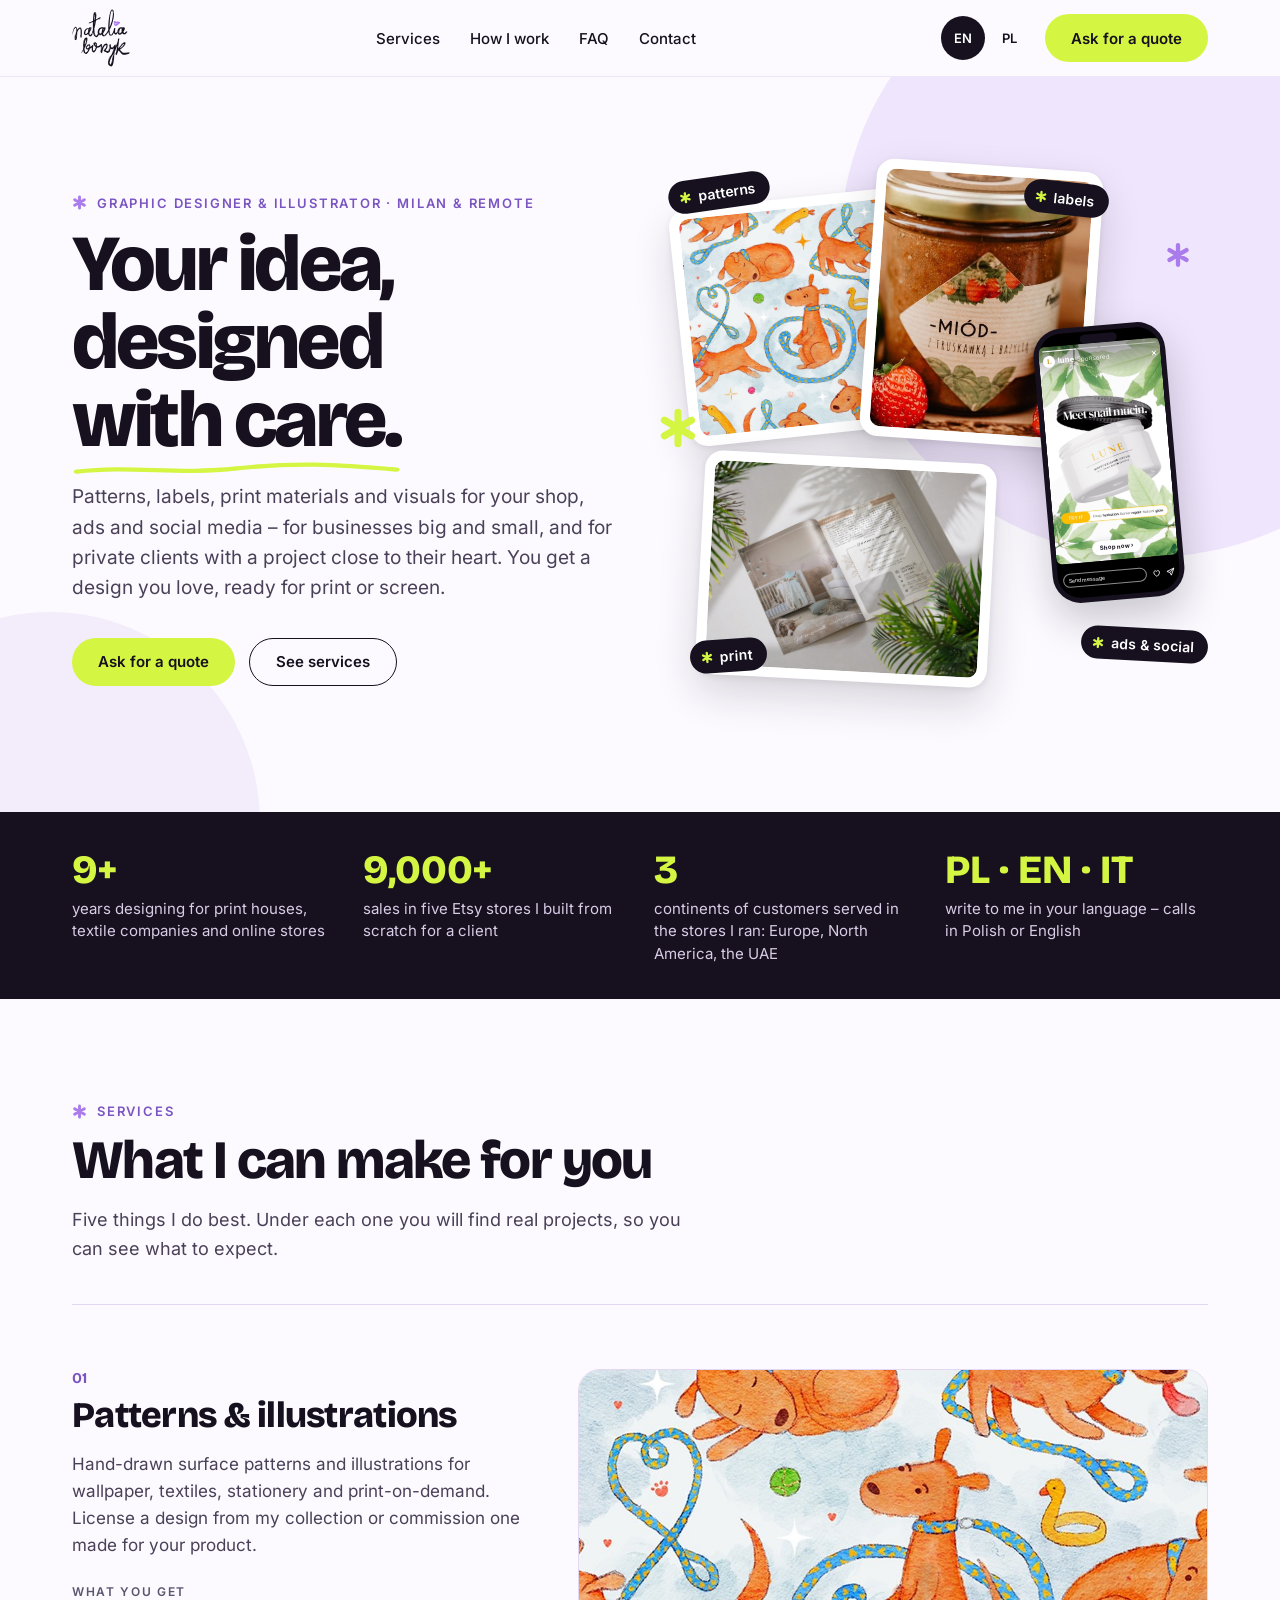
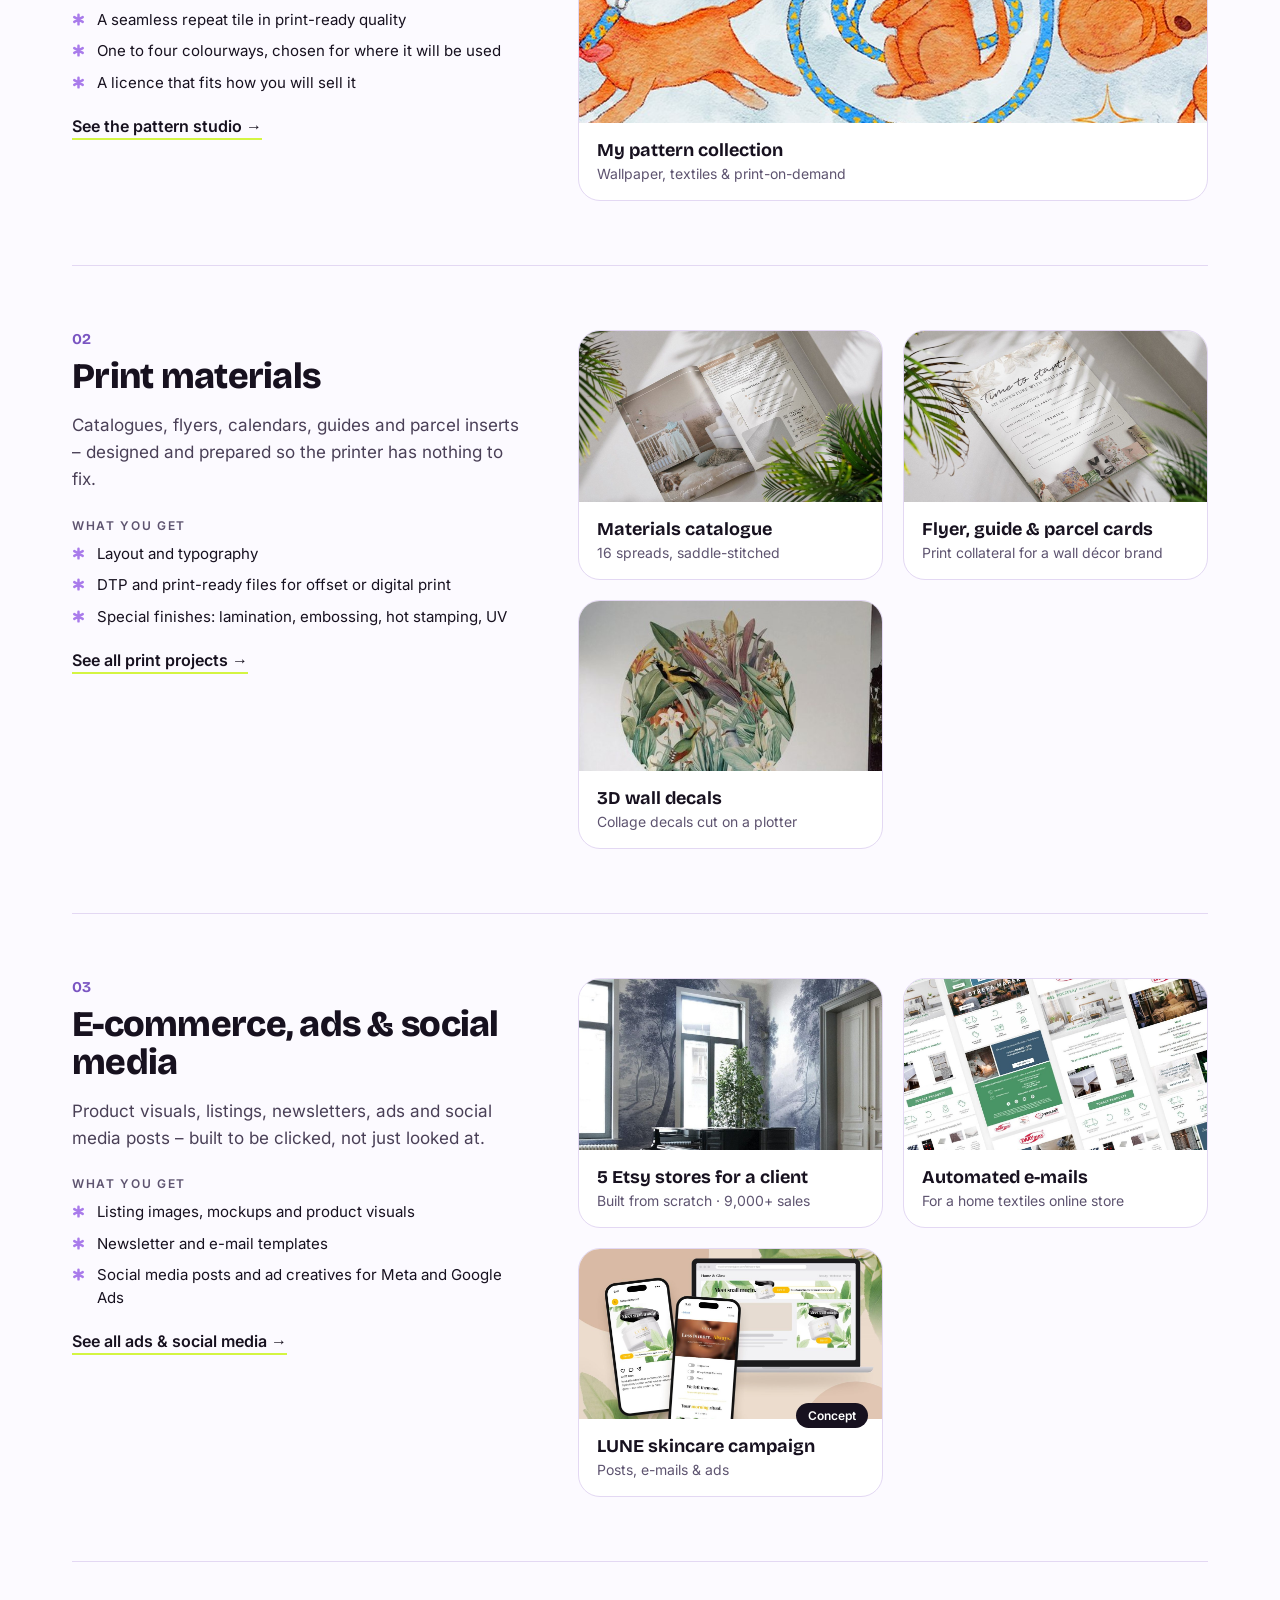
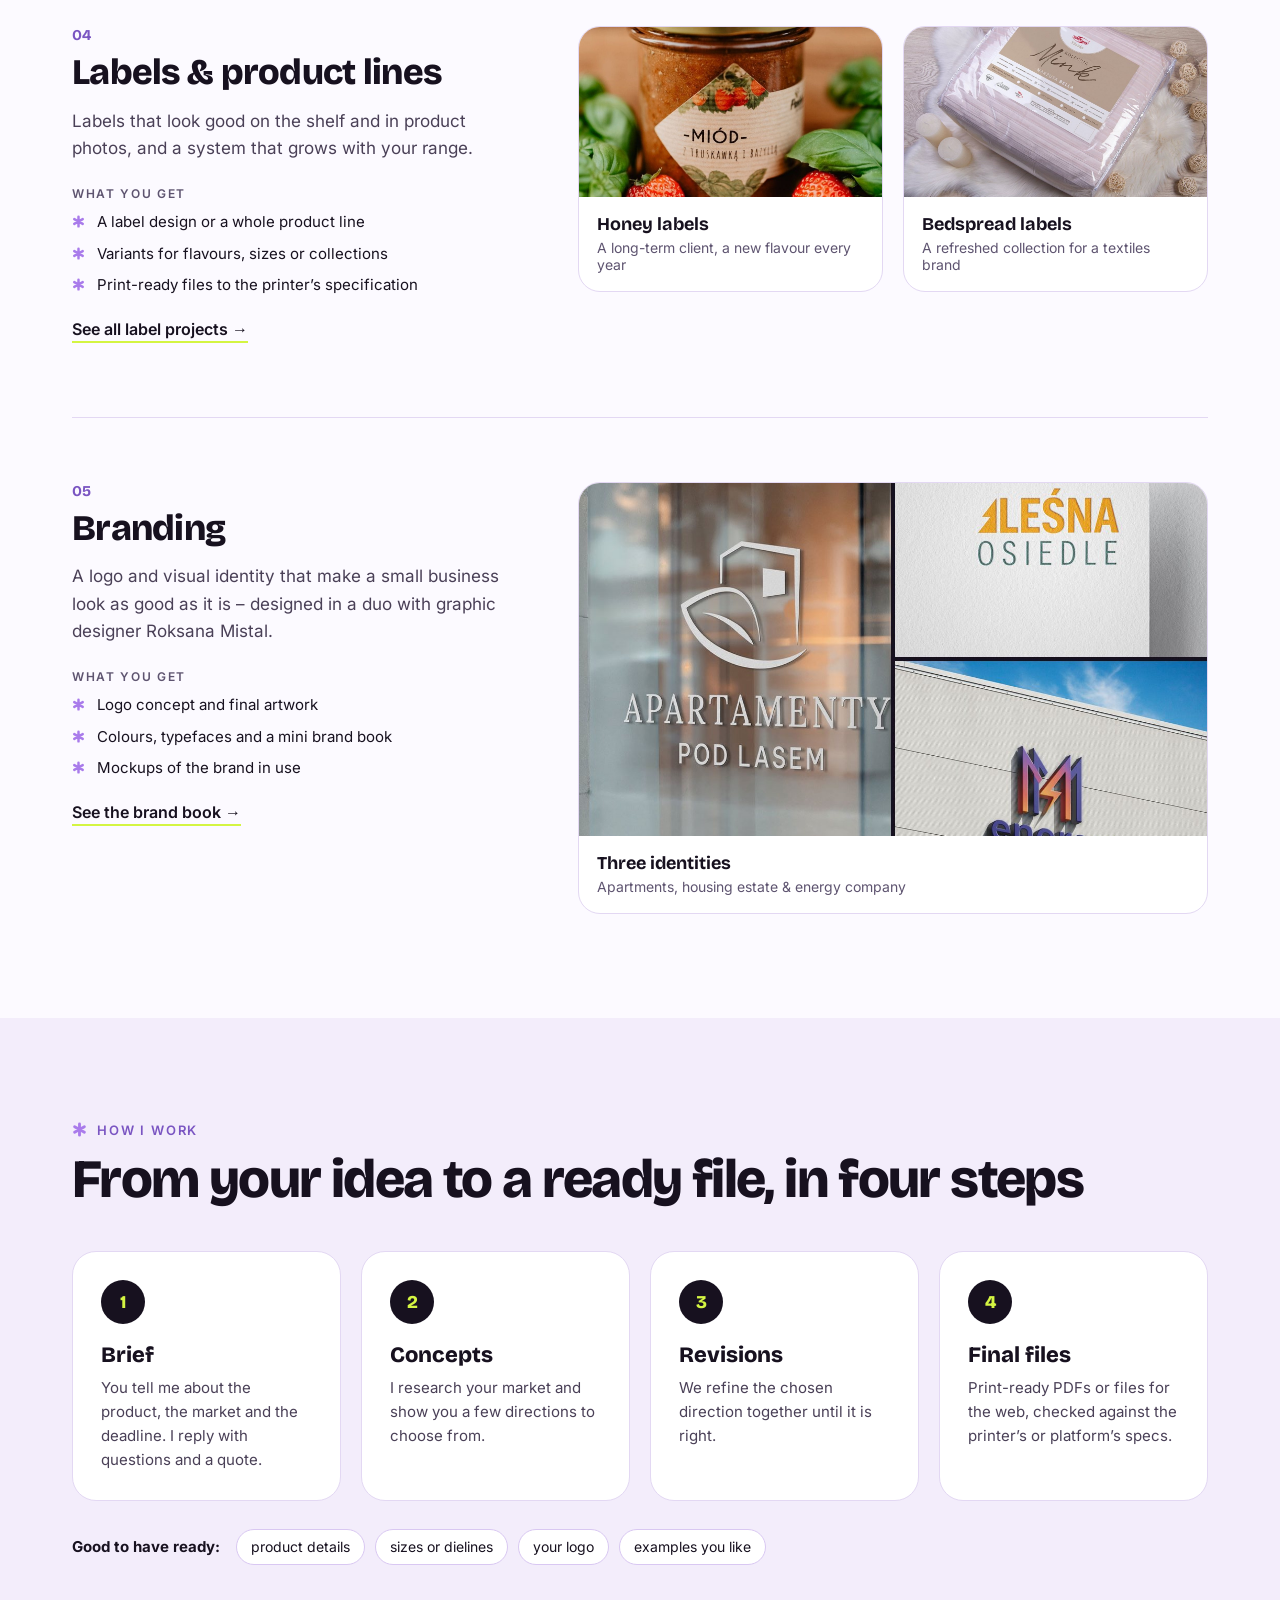
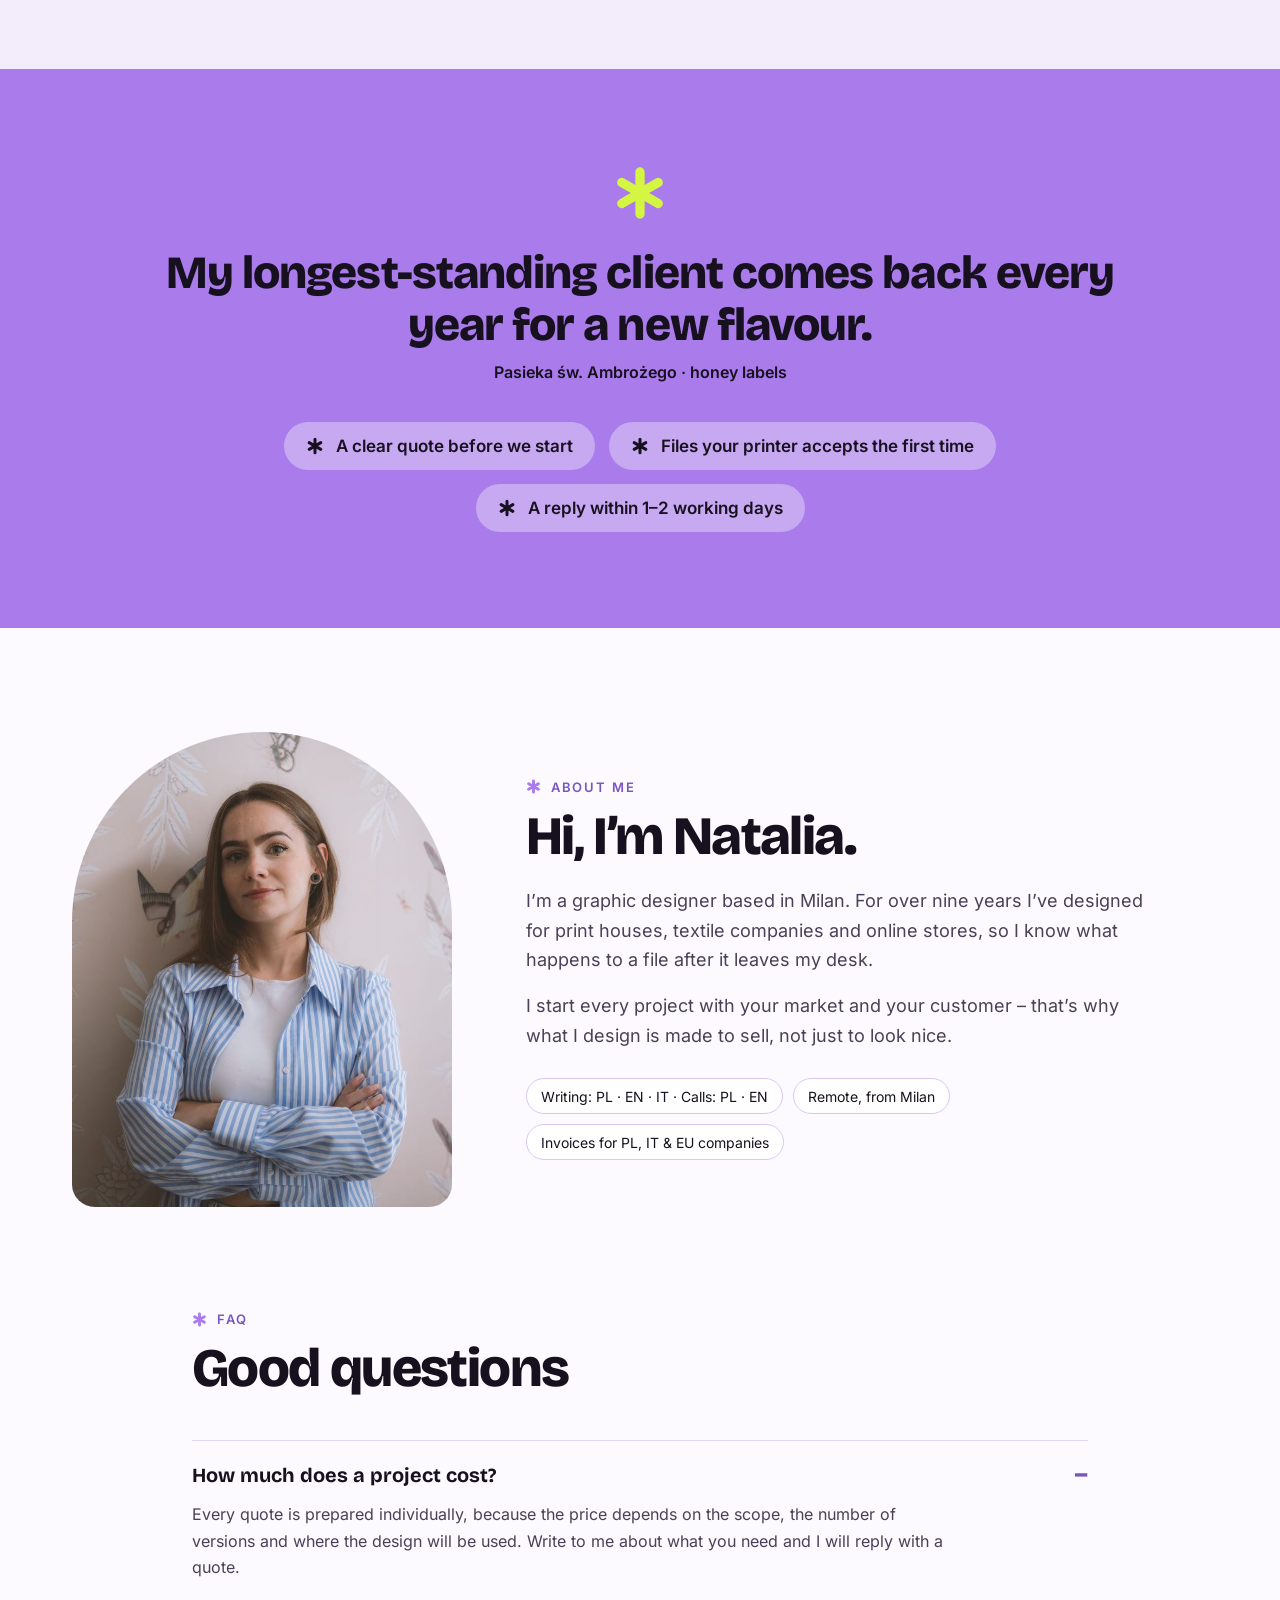
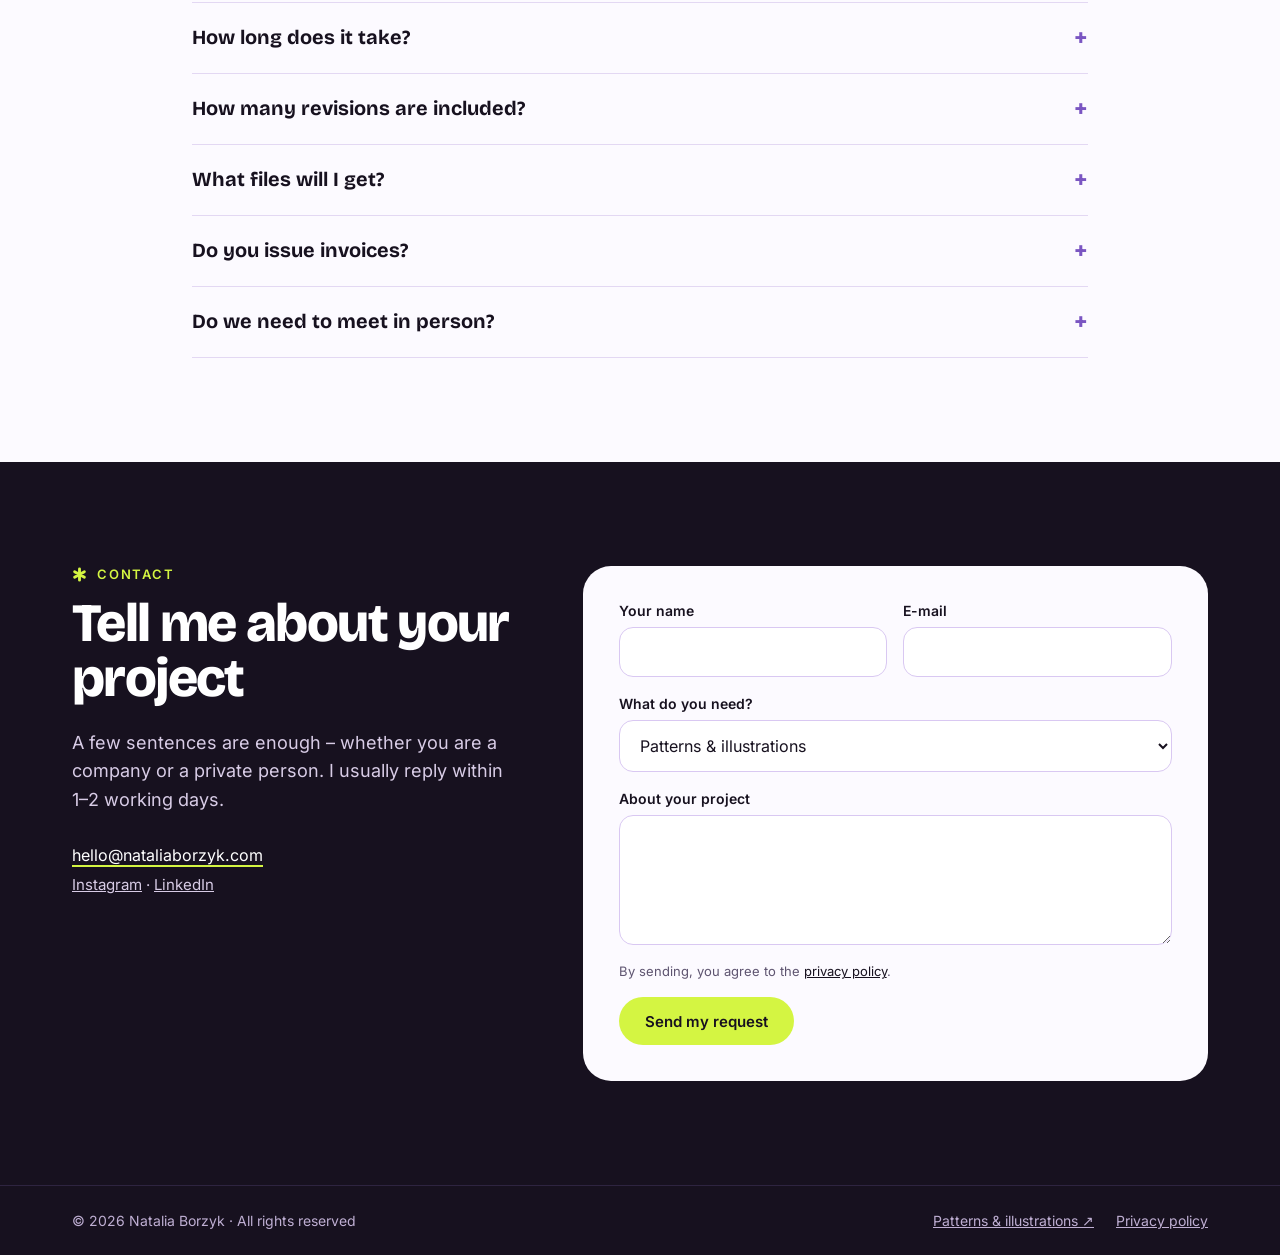
<file: contact.html>
<!doctype html>
<html lang="en">
<head>
<meta charset="utf-8">
<meta name="robots" content="noindex">
<title>natalia borzyk</title>
<link rel="canonical" href="https://nataliaborzyk.com/index.html">
<meta http-equiv="refresh" content="0; url=index.html#contact">
<script>location.replace('index.html#contact');</script>
</head>
<body><p><a href="index.html#contact">Contact · natalia borzyk →</a></p></body>
</html>
</file>
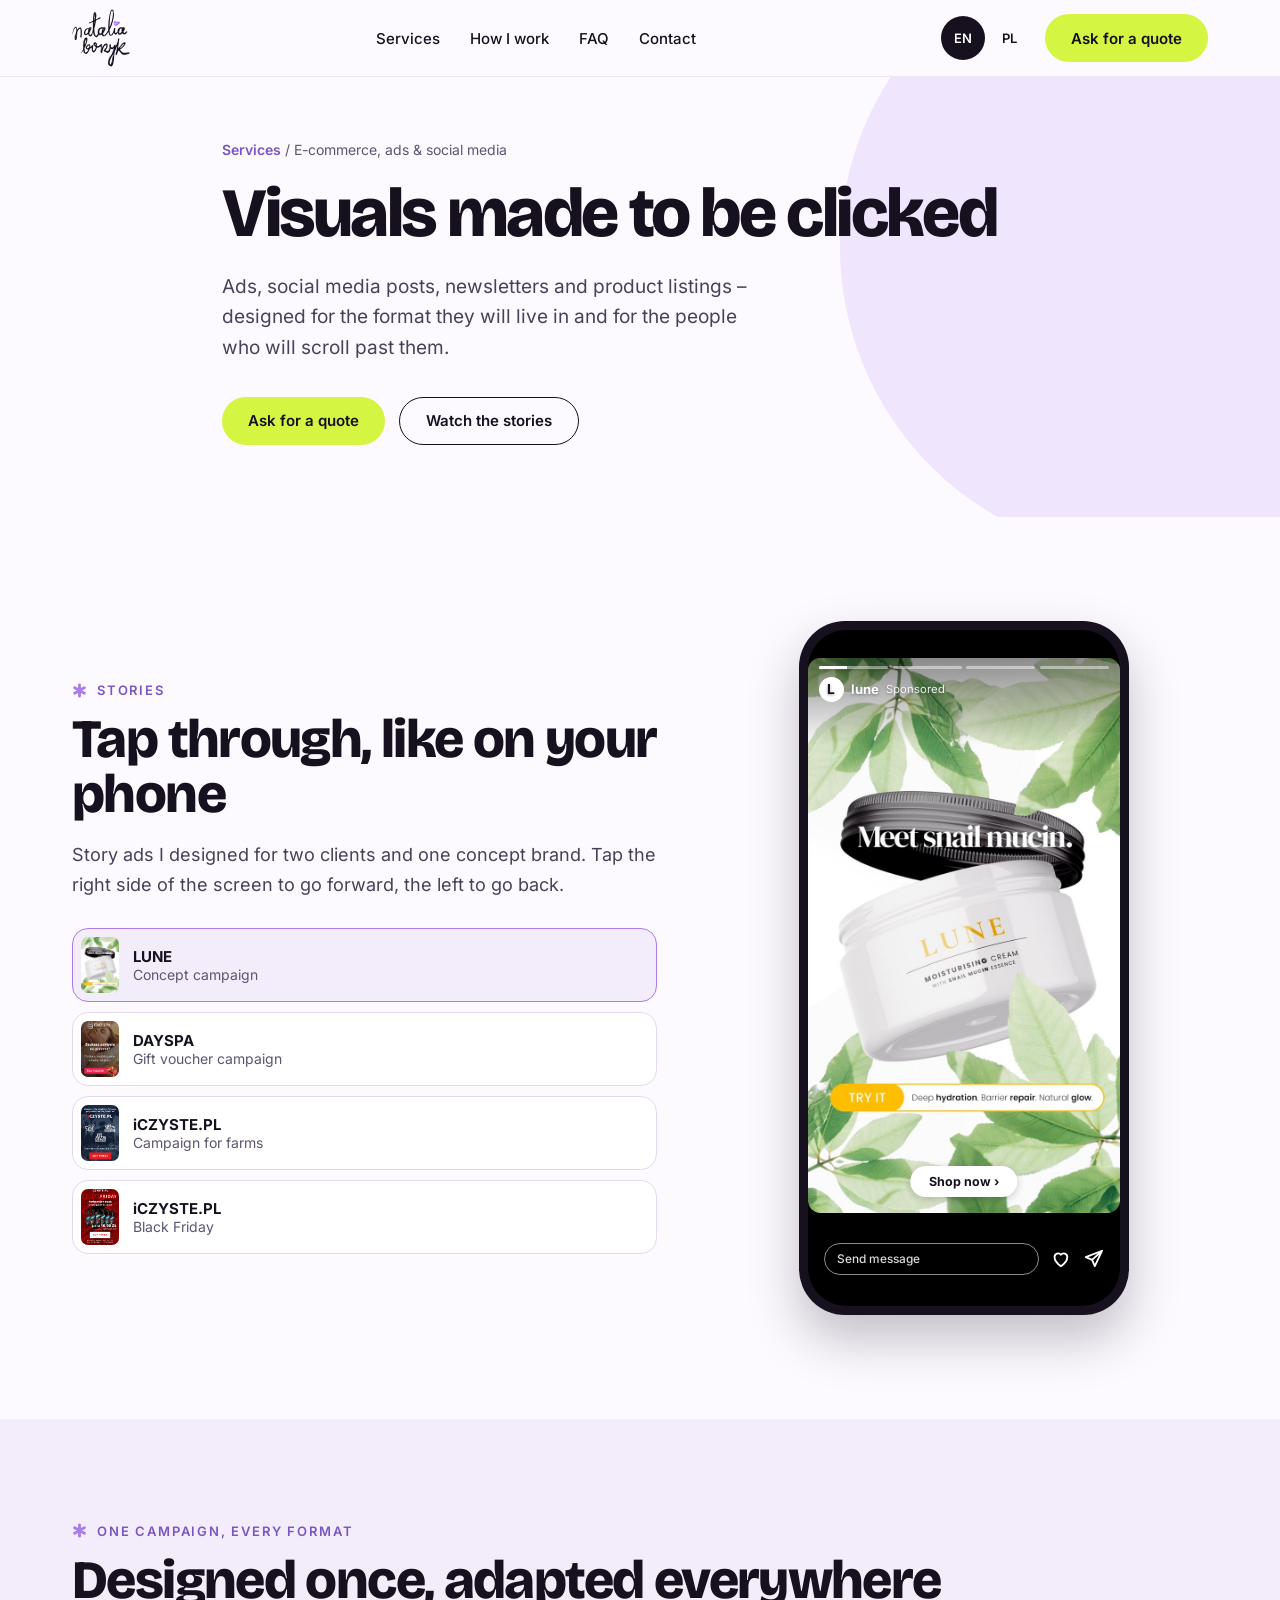
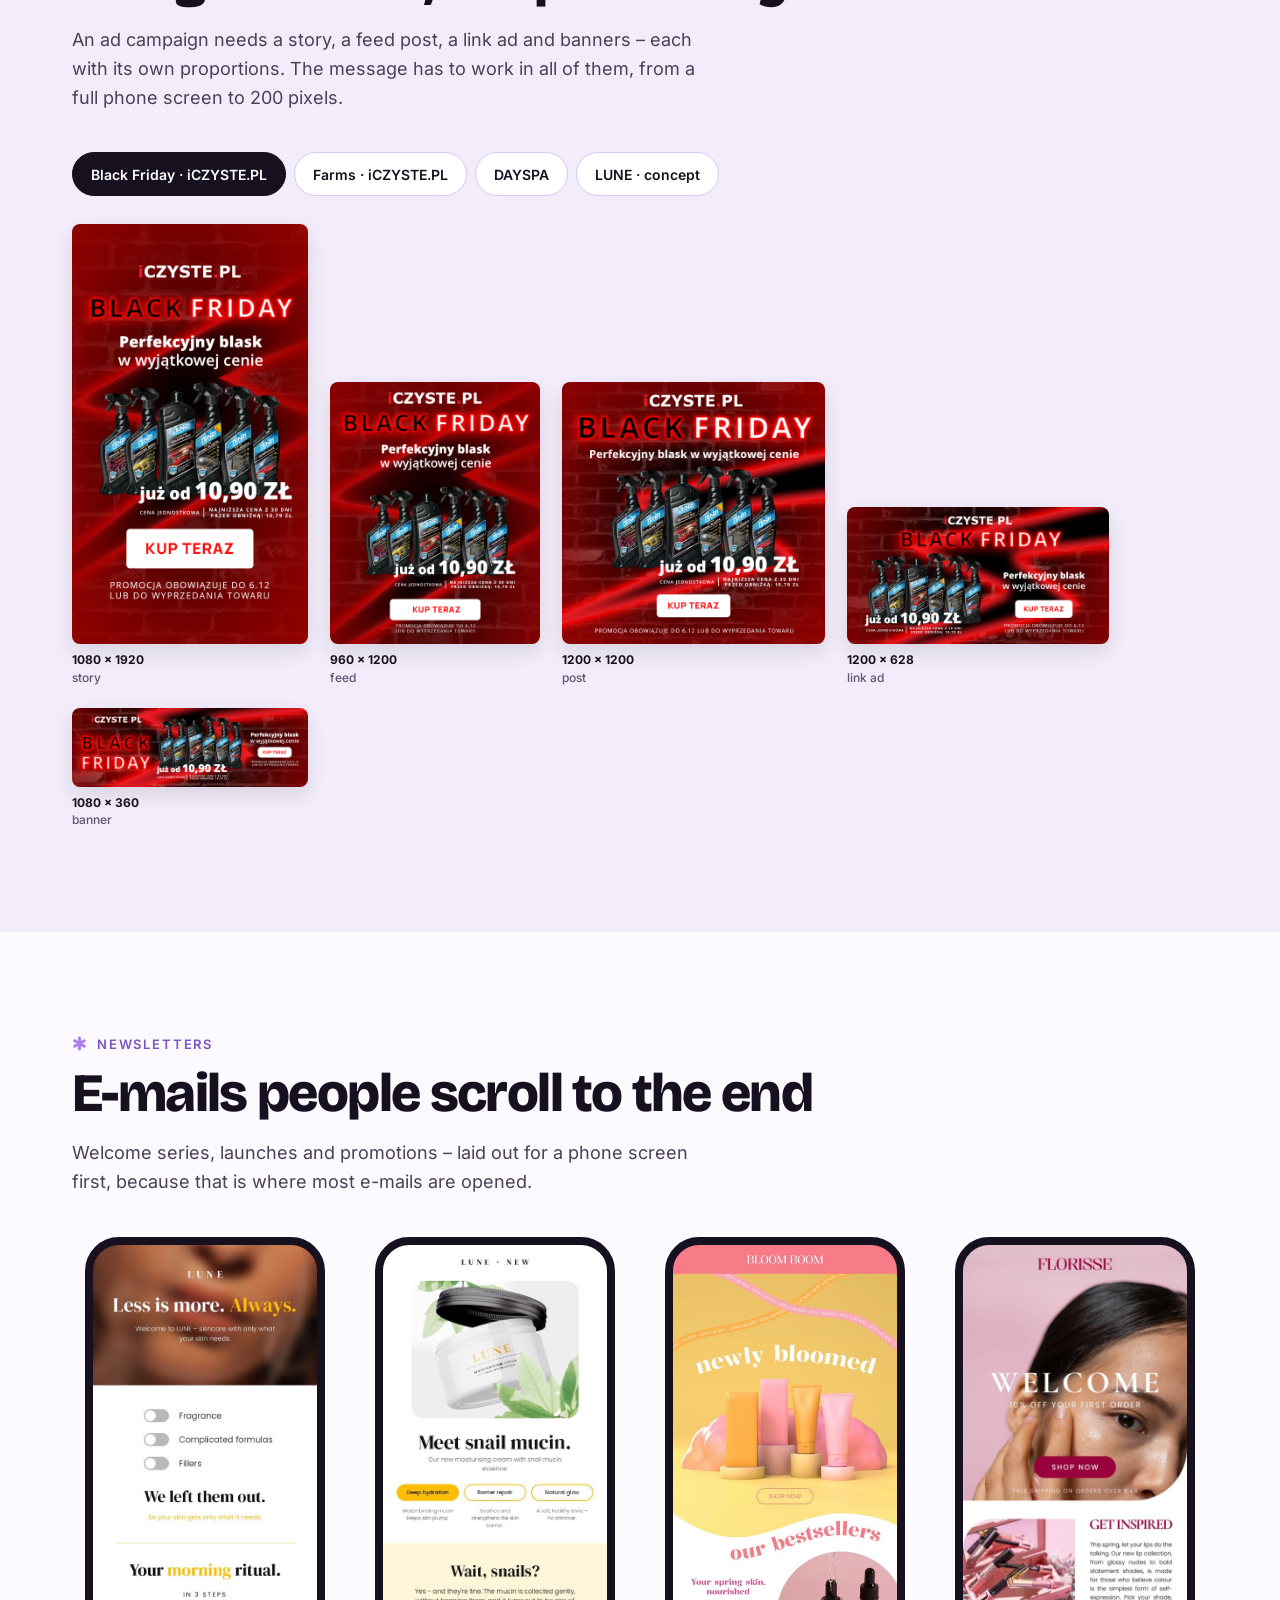
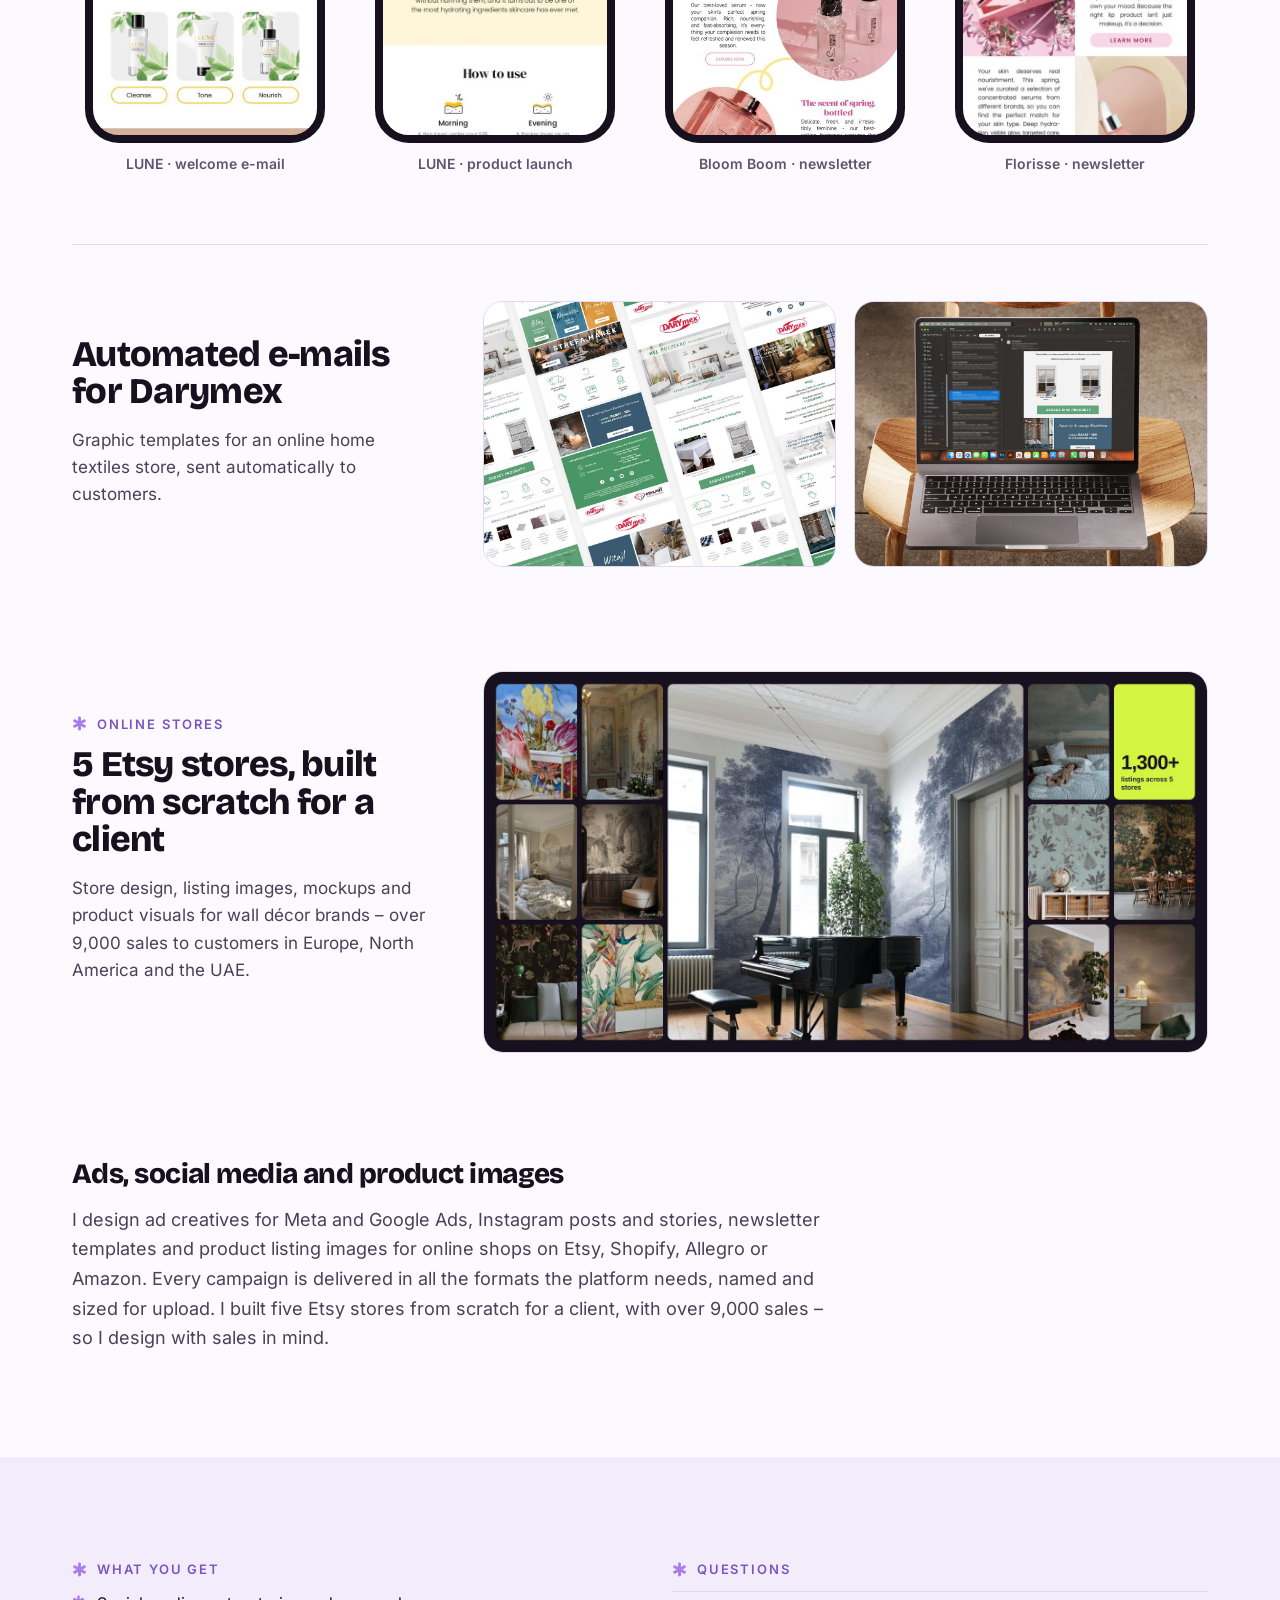
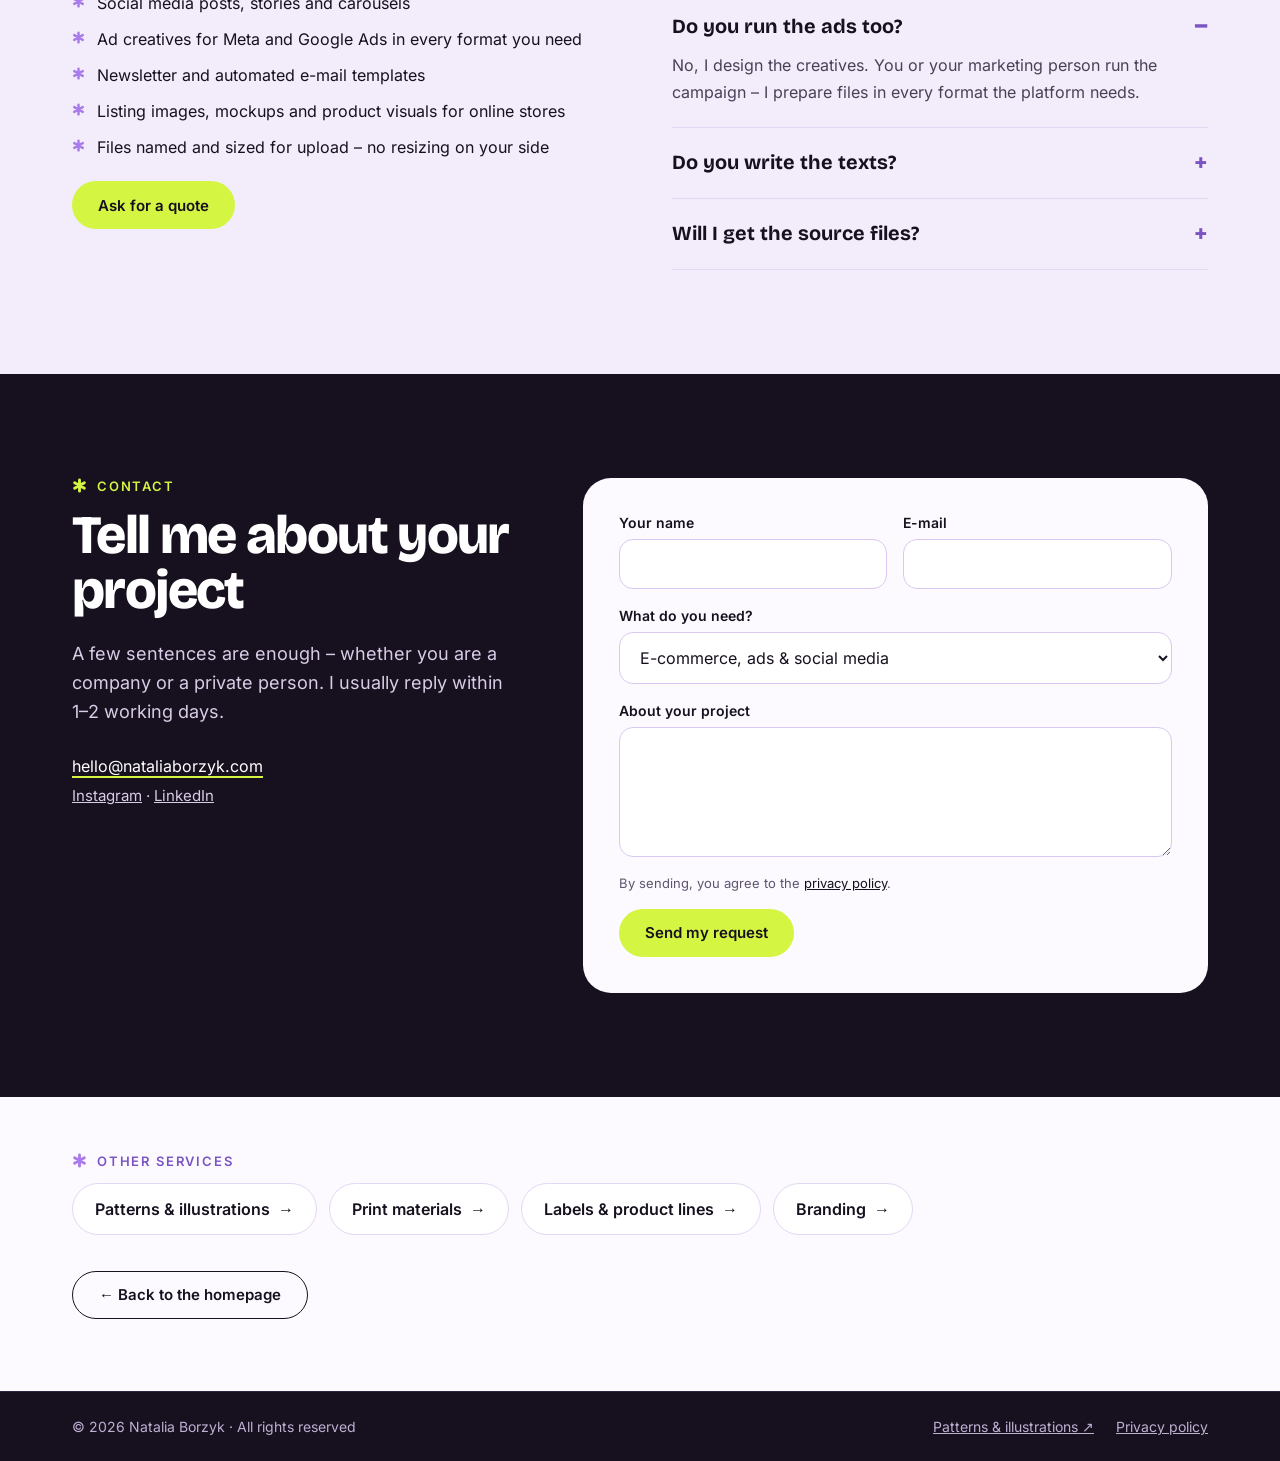
<file: ecommerce.html>
<!doctype html>
<html lang="en">
<head>
<meta charset="utf-8">
<meta name="viewport" content="width=device-width, initial-scale=1">
<meta name="robots" content="noai, noimageai">
<title>ad creatives, social media &amp; product listing images · natalia borzyk</title>
<meta name="description" content="Ad creatives in every format, social media stories and posts, newsletters and listing images for online stores – designed to be clicked.">
<meta property="og:title" content="ad creatives, social media &amp; product listing images · natalia borzyk">
<meta property="og:description" content="Ad creatives in every format, social media stories and posts, newsletters and listing images for online stores – designed to be clicked.">
<link rel="canonical" href="https://nataliaborzyk.com/ecommerce.html">
<meta property="og:url" content="https://nataliaborzyk.com/ecommerce.html">
<meta property="og:type" content="website">
<meta name="twitter:card" content="summary_large_image">
<meta property="og:image" content="https://nataliaborzyk.com/img/og.jpg">
<link rel="icon" href="favicon.ico">
<link rel="preload" href="fonts/bricolage-latin.woff2" as="font" type="font/woff2" crossorigin>
<link rel="preload" href="fonts/inter-latin.woff2" as="font" type="font/woff2" crossorigin>
<link rel="stylesheet" href="style.css">
<script type="application/ld+json">[{"@context": "https://schema.org", "@type": "ProfessionalService", "name": "Natalia Borzyk – graphic design & illustration", "url": "https://nataliaborzyk.com/", "image": "https://nataliaborzyk.com/img/og.jpg", "email": "hello@nataliaborzyk.com", "description": "Graphic designer and illustrator in Milan: surface patterns, labels, print materials, ad creatives and branding for businesses and private clients.", "address": {"@type": "PostalAddress", "addressLocality": "Milano", "addressCountry": "IT"}, "areaServed": ["Italy", "Poland", "European Union"], "knowsLanguage": ["en", "pl", "it"], "sameAs": ["https://instagram.com/bataljart", "https://www.linkedin.com/in/natalia-borzyk", "https://patterns.nataliaborzyk.com", "https://portfolio.nataliaborzyk.com"], "founder": {"@type": "Person", "name": "Natalia Borzyk", "jobTitle": "Graphic designer & illustrator"}, "hasOfferCatalog": {"@type": "OfferCatalog", "name": "Services", "itemListElement": [{"@type": "Offer", "itemOffered": {"@type": "Service", "name": "Surface pattern design & illustration", "url": "https://nataliaborzyk.com/illustration.html"}}, {"@type": "Offer", "itemOffered": {"@type": "Service", "name": "Print materials & catalogue design", "url": "https://nataliaborzyk.com/print.html"}}, {"@type": "Offer", "itemOffered": {"@type": "Service", "name": "Ad creatives, social media & product images", "url": "https://nataliaborzyk.com/ecommerce.html"}}, {"@type": "Offer", "itemOffered": {"@type": "Service", "name": "Label design & product lines", "url": "https://nataliaborzyk.com/labels.html"}}, {"@type": "Offer", "itemOffered": {"@type": "Service", "name": "Logo design & brand identity", "url": "https://nataliaborzyk.com/branding.html"}}]}}, {"@context": "https://schema.org", "@type": "FAQPage", "mainEntity": [{"@type": "Question", "name": "How much does a project cost?", "acceptedAnswer": {"@type": "Answer", "text": "Every quote is prepared individually, because the price depends on the scope, the number of versions and where the design will be used. Write to me about what you need and I will reply with a quote."}}, {"@type": "Question", "name": "How long does it take?", "acceptedAnswer": {"@type": "Answer", "text": "It depends on the scope of the project. I always confirm the deadline in the quote, before we start."}}, {"@type": "Question", "name": "How many revisions are included?", "acceptedAnswer": {"@type": "Answer", "text": "The number of revision rounds is agreed in the quote, so you know upfront what is included."}}, {"@type": "Question", "name": "What files will I get?", "acceptedAnswer": {"@type": "Answer", "text": "Print-ready PDFs prepared to your printer’s specification, web formats such as JPG and PNG, and editable source files on request."}}, {"@type": "Question", "name": "Do you issue invoices?", "acceptedAnswer": {"@type": "Answer", "text": "Yes. I run a registered business in Italy (Partita IVA) and invoice companies in Poland, Italy and the rest of the EU."}}, {"@type": "Question", "name": "Do we need to meet in person?", "acceptedAnswer": {"@type": "Answer", "text": "No. I work remotely with clients across Europe. E-mails and messages can be in Polish, English or Italian; video calls in Polish or English."}}]}]</script>
</head>
<body>
<header class="top">
  <div class="wrap top-in">
    <a href="index.html" class="logo" aria-label="Natalia Borzyk"><img src="img/logo.svg" alt="Natalia Borzyk" width="58" height="58"></a>
    <nav class="nav" aria-label="Main">
      <a href="index.html#services"><span data-t="n1">Services</span></a>
      <a href="index.html#process"><span data-t="n2">How I work</span></a>
      <a href="index.html#faq"><span data-t="n3">FAQ</span></a>
      <a href="index.html#contact"><span data-t="n4">Contact</span></a>
    </nav>
    <div class="top-right">
      <div class="lang" role="group" aria-label="Language">
        <button type="button" data-set-lang="en" aria-pressed="true">EN</button>
        <button type="button" data-set-lang="pl" aria-pressed="false">PL</button>
      </div>
      <a class="btn btn--lime hide-s" href="index.html#contact"><span data-t="cta">Ask for a quote</span></a>
    </div>
  </div>
</header>

<main>
<section class="sub-hero"><div class="blob blob-a" aria-hidden="true"></div><div class="wrap sub-hero-in">
<p class="crumbs"><a href="index.html#services"><span data-t="cr">Services</span></a> / <span><span data-t="bc">E-commerce, ads &amp; social media</span></span></p>
<h1 class="h1 sub-h1"><span data-t="h1">Visuals made to be clicked</span></h1>
<p class="lead" data-t="lead">Ads, social media posts, newsletters and product listings – designed for the format they will live in and for the people who will scroll past them.</p>
<div class="btns"><a class="btn btn--lime" href="#contact"><span data-t="c1">Ask for a quote</span></a><a class="btn btn--line" href="#stories"><span data-t="c2">Watch the stories</span></a></div></div></section><section id="stories" class="sec">
<div class="wrap st-grid">
<div>
<p class="eyebrow"><svg class="ast" aria-hidden="true" viewBox="0 0 24 24" width="15" height="15"><g stroke="#A97BEB" stroke-width="4.6" stroke-linecap="round"><path d="M12 3v18M4.2 7.5l15.6 9M4.2 16.5l15.6-9"/></g></svg> <span data-t="se">Stories</span></p>
<h2 class="h2" data-t="sh">Tap through, like on your phone</h2>
<p class="body" data-t="sl">Story ads I designed for two clients and one concept brand. Tap the right side of the screen to go forward, the left to go back.</p>
<div class="st-thumbs"><button type="button" class="st-thumb is-on" data-go="0"><img src="img/ad-story.jpg" alt=""><span><strong>LUNE</strong><span data-t="sd0">Concept campaign</span></span></button><button type="button" class="st-thumb" data-go="1"><img src="img/spa-story.jpg" alt=""><span><strong>DAYSPA</strong><span data-t="sd1">Gift voucher campaign</span></span></button><button type="button" class="st-thumb" data-go="2"><img src="img/farm-story.jpg" alt=""><span><strong>iCZYSTE.PL</strong><span data-t="sd2">Campaign for farms</span></span></button><button type="button" class="st-thumb" data-go="3"><img src="img/bf-story.jpg" alt=""><span><strong>iCZYSTE.PL</strong><span data-t="sd3">Black Friday</span></span></button></div>
</div>
<div class="st-phone" data-stories='["lune", "dayspa", "iczyste.pl", "iczyste.pl"]'>
<div class="st-screen">
<div class="st-bars"><i><b></b></i><i><b></b></i><i><b></b></i><i><b></b></i></div>
<div class="st-head"><span class="ig-av">●</span><span class="st-name">lune</span><span class="ig-sp" data-t="sps">Sponsored</span></div>
<div class="st-slide is-on"><img src="img/ad-story.jpg" alt="LUNE skincare story ad on a phone" loading="lazy"></div><div class="st-slide"><img src="img/spa-story.jpg" alt="Day spa gift voucher story ad" loading="lazy"></div><div class="st-slide"><img src="img/farm-story.jpg" alt="Story ad for a farm cleaning products campaign" loading="lazy"></div><div class="st-slide"><img src="img/bf-story.jpg" alt="Black Friday story ad for a cleaning products shop" loading="lazy"></div>
<button type="button" class="st-tap st-tap--prev" aria-label="Previous story"></button><button type="button" class="st-tap st-tap--next" aria-label="Next story"></button>
<span class="ig-shop st-shop"><span data-t="spc">Shop now</span> ›</span>
<div class="st-bar"><span class="ig-msg"><span data-t="spm">Send message</span></span><svg viewBox="0 0 24 24" aria-hidden="true"><path d="M12 20s-7-4.4-7-10a4 4 0 0 1 7-2.6A4 4 0 0 1 19 10c0 5.6-7 10-7 10z" fill="none" stroke="#fff" stroke-width="2"/></svg><svg viewBox="0 0 24 24" aria-hidden="true"><path d="M21 3 3 10l7 3 3 7z M10 13l11-10" fill="none" stroke="#fff" stroke-width="2" stroke-linejoin="round"/></svg></div>
</div></div>
</div></section>

<section class="sec sec--lilac">
<div class="wrap">
<p class="eyebrow"><svg class="ast" aria-hidden="true" viewBox="0 0 24 24" width="15" height="15"><g stroke="#A97BEB" stroke-width="4.6" stroke-linecap="round"><path d="M12 3v18M4.2 7.5l15.6 9M4.2 16.5l15.6-9"/></g></svg> <span data-t="fe1">One campaign, every format</span></p>
<h2 class="h2" data-t="fh">Designed once, adapted everywhere</h2>
<p class="intro" data-t="fl">An ad campaign needs a story, a feed post, a link ad and banners – each with its own proportions. The message has to work in all of them, from a full phone screen to 200 pixels.</p>
<div class="tabs" role="tablist"><button type="button" class="tab is-on" data-tab="0">Black Friday · iCZYSTE.PL</button><button type="button" class="tab" data-tab="1"><span data-t="tb1">Farms · iCZYSTE.PL</span></button><button type="button" class="tab" data-tab="2">DAYSPA</button><button type="button" class="tab" data-tab="3">LUNE · <span data-t="tb3">concept</span></button></div>
<div class="fwall is-on"><figure class="fm" style="--w:1080;--h:1920"><img src="img/bf-story.jpg" alt="Black Friday story ad for a cleaning products shop" loading="lazy"><figcaption><strong>1080 × 1920</strong>story</figcaption></figure><figure class="fm" style="--w:960;--h:1200"><img src="img/bf-960x1200.jpg" alt="Black Friday feed ad for a cleaning products shop" loading="lazy"><figcaption><strong>960 × 1200</strong>feed</figcaption></figure><figure class="fm" style="--w:1200;--h:1200"><img src="img/bf-1200x1200.jpg" alt="Black Friday square ad for a cleaning products shop" loading="lazy"><figcaption><strong>1200 × 1200</strong>post</figcaption></figure><figure class="fm" style="--w:1200;--h:628"><img src="img/bf-1200x628.jpg" alt="Black Friday link ad for a cleaning products shop" loading="lazy"><figcaption><strong>1200 × 628</strong>link ad</figcaption></figure><figure class="fm" style="--w:1080;--h:360"><img src="img/bf-1080x360.jpg" alt="Black Friday banner for a cleaning products shop" loading="lazy"><figcaption><strong>1080 × 360</strong>banner</figcaption></figure></div><div class="fwall"><figure class="fm" style="--w:1080;--h:1920"><img src="img/farm-story.jpg" alt="Story ad for a farm cleaning products campaign" loading="lazy"><figcaption><strong>1080 × 1920</strong>story</figcaption></figure><figure class="fm" style="--w:960;--h:1200"><img src="img/farm-960x1200.jpg" alt="Feed ad for a farm cleaning products campaign" loading="lazy"><figcaption><strong>960 × 1200</strong>feed</figcaption></figure><figure class="fm" style="--w:1200;--h:1200"><img src="img/farm-1200x1200.jpg" alt="Square ad for a farm cleaning products campaign" loading="lazy"><figcaption><strong>1200 × 1200</strong>post</figcaption></figure><figure class="fm" style="--w:1200;--h:628"><img src="img/farm-1200x628.jpg" alt="Link ad for a farm cleaning products campaign" loading="lazy"><figcaption><strong>1200 × 628</strong>link ad</figcaption></figure><figure class="fm" style="--w:1080;--h:360"><img src="img/farm-1080x360.jpg" alt="Banner for a farm cleaning products campaign" loading="lazy"><figcaption><strong>1080 × 360</strong>banner</figcaption></figure></div><div class="fwall"><figure class="fm" style="--w:1080;--h:1920"><img src="img/spa-story.jpg" alt="Day spa gift voucher story ad" loading="lazy"><figcaption><strong>1080 × 1920</strong>story</figcaption></figure><figure class="fm" style="--w:1080;--h:1080"><img src="img/spa-1080x1080.jpg" alt="Day spa gift voucher square ad" loading="lazy"><figcaption><strong>1080 × 1080</strong>post</figcaption></figure><figure class="fm" style="--w:1200;--h:628"><img src="img/spa-1200x628.jpg" alt="Day spa gift voucher link ad" loading="lazy"><figcaption><strong>1200 × 628</strong>link ad</figcaption></figure><figure class="fm fm--disp" style="--w:300;--h:250"><img src="img/spa-300x250.jpg" alt="Day spa display banner 300x250" loading="lazy"><figcaption><strong>300 × 250</strong>display</figcaption></figure><figure class="fm fm--disp" style="--w:200;--h:200"><img src="img/spa-200x200.jpg" alt="Day spa display banner 200x200" loading="lazy"><figcaption><strong>200 × 200</strong>display</figcaption></figure></div><div class="fwall"><figure class="fm" style="--w:1080;--h:1920"><img src="img/ad-story.jpg" alt="LUNE skincare story ad on a phone" loading="lazy"><figcaption><strong>1080 × 1920</strong>story</figcaption></figure><figure class="fm" style="--w:1080;--h:1350"><img src="img/lune-4x5.jpg" alt="LUNE portrait feed ad" loading="lazy"><figcaption><strong>1080 × 1350</strong>feed</figcaption></figure><figure class="fm fm--disp" style="--w:300;--h:250"><img src="img/lune-300x250.jpg" alt="LUNE display banner 300x250" loading="lazy"><figcaption><strong>300 × 250</strong>display</figcaption></figure><figure class="fm fm--disp" style="--w:160;--h:600"><img src="img/lune-160x600.jpg" alt="LUNE skyscraper banner 160x600" loading="lazy"><figcaption><strong>160 × 600</strong>skyscraper</figcaption></figure><figure class="fm fm--disp" style="--w:728;--h:90"><img src="img/lune-728x90.jpg" alt="LUNE leaderboard banner 728x90" loading="lazy"><figcaption><strong>728 × 90</strong>leaderboard</figcaption></figure></div>
</div></section>

<section class="sec">
<div class="wrap">
<p class="eyebrow"><svg class="ast" aria-hidden="true" viewBox="0 0 24 24" width="15" height="15"><g stroke="#A97BEB" stroke-width="4.6" stroke-linecap="round"><path d="M12 3v18M4.2 7.5l15.6 9M4.2 16.5l15.6-9"/></g></svg> <span data-t="ne">Newsletters</span></p>
<h2 class="h2" data-t="nh">E-mails people scroll to the end</h2>
<p class="intro" data-t="nl">Welcome series, launches and promotions – laid out for a phone screen first, because that is where most e-mails are opened.</p>
<div class="nl-row">
<div class="nl-phone"><div class="nl-screen" role="img" aria-label="Newsletter" style="background-image:url(img/digital-lune-mail-1.jpg)"></div><p><span data-t="nlc1">LUNE · welcome e-mail</span></p></div>
<div class="nl-phone"><div class="nl-screen" role="img" aria-label="Newsletter" style="background-image:url(img/lune-mail-2.jpg)"></div><p><span data-t="nlc2">LUNE · product launch</span></p></div>
<div class="nl-phone"><div class="nl-screen" role="img" aria-label="Newsletter" style="background-image:url(img/nl-bloomboom.jpg)"></div><p><span data-t="nlc3">Bloom Boom · newsletter</span></p></div>
<div class="nl-phone"><div class="nl-screen" role="img" aria-label="Newsletter" style="background-image:url(img/nl-florisse.jpg)"></div><p><span data-t="nlc4">Florisse · newsletter</span></p></div>
</div>
<div class="case-mini">
<div><h3 class="svc-h" data-t="dh">Automated e-mails for Darymex</h3><p class="svc-lead" data-t="dl">Graphic templates for an online home textiles store, sent automatically to customers.</p></div>
<div class="gal gal--2"><figure><img src="img/darymex-nl-main.jpg" alt="Newsletter templates for a home textiles online store" loading="lazy"></figure><figure><img src="img/darymex-nl-2.jpg" alt="Automated e-mail design for a home textiles shop" loading="lazy"></figure></div>
</div>
</div></section>

<section class="sec sec--top0">
<div class="wrap case-mini case-mini--top">
<div><p class="eyebrow"><svg class="ast" aria-hidden="true" viewBox="0 0 24 24" width="15" height="15"><g stroke="#A97BEB" stroke-width="4.6" stroke-linecap="round"><path d="M12 3v18M4.2 7.5l15.6 9M4.2 16.5l15.6-9"/></g></svg> <span data-t="ee">Online stores</span></p><h3 class="svc-h" data-t="eh">5 Etsy stores, built from scratch for a client</h3><p class="svc-lead" data-t="el">Store design, listing images, mockups and product visuals for wall décor brands – over 9,000 sales to customers in Europe, North America and the UAE.</p></div>
<div class="gal gal--1"><figure><img src="img/etsy-stores.jpg" alt="Etsy wall décor stores built from scratch" loading="lazy"></figure></div>
</div></section>
<section class="sec sec--top0 seo-about"><div class="wrap"><h2 class="seo-h" data-t="sxh">Ads, social media and product images</h2><p class="body" data-t="sxp">I design ad creatives for Meta and Google Ads, Instagram posts and stories, newsletter templates and product listing images for online shops on Etsy, Shopify, Allegro or Amazon. Every campaign is delivered in all the formats the platform needs, named and sized for upload. I built five Etsy stores from scratch for a client, with over 9,000 sales – so I design with sales in mind.</p></div></section><section class="sec sec--lilac"><div class="wrap sub-details">
<div><p class="eyebrow"><svg class="ast" aria-hidden="true" viewBox="0 0 24 24" width="15" height="15"><g stroke="#A97BEB" stroke-width="4.6" stroke-linecap="round"><path d="M12 3v18M4.2 7.5l15.6 9M4.2 16.5l15.6-9"/></g></svg> <span data-t="de">What you get</span></p><ul class="svc-list big-list"><li><svg class="ast" aria-hidden="true" viewBox="0 0 24 24" width="13" height="13"><g stroke="#A97BEB" stroke-width="4.6" stroke-linecap="round"><path d="M12 3v18M4.2 7.5l15.6 9M4.2 16.5l15.6-9"/></g></svg><span data-t="wg0">Social media posts, stories and carousels</span></li><li><svg class="ast" aria-hidden="true" viewBox="0 0 24 24" width="13" height="13"><g stroke="#A97BEB" stroke-width="4.6" stroke-linecap="round"><path d="M12 3v18M4.2 7.5l15.6 9M4.2 16.5l15.6-9"/></g></svg><span data-t="wg1">Ad creatives for Meta and Google Ads in every format you need</span></li><li><svg class="ast" aria-hidden="true" viewBox="0 0 24 24" width="13" height="13"><g stroke="#A97BEB" stroke-width="4.6" stroke-linecap="round"><path d="M12 3v18M4.2 7.5l15.6 9M4.2 16.5l15.6-9"/></g></svg><span data-t="wg2">Newsletter and automated e-mail templates</span></li><li><svg class="ast" aria-hidden="true" viewBox="0 0 24 24" width="13" height="13"><g stroke="#A97BEB" stroke-width="4.6" stroke-linecap="round"><path d="M12 3v18M4.2 7.5l15.6 9M4.2 16.5l15.6-9"/></g></svg><span data-t="wg3">Listing images, mockups and product visuals for online stores</span></li><li><svg class="ast" aria-hidden="true" viewBox="0 0 24 24" width="13" height="13"><g stroke="#A97BEB" stroke-width="4.6" stroke-linecap="round"><path d="M12 3v18M4.2 7.5l15.6 9M4.2 16.5l15.6-9"/></g></svg><span data-t="wg4">Files named and sized for upload – no resizing on your side</span></li></ul>
<a class="btn btn--lime" href="#contact"><span data-t="dq">Ask for a quote</span></a></div>
<div><p class="eyebrow"><svg class="ast" aria-hidden="true" viewBox="0 0 24 24" width="15" height="15"><g stroke="#A97BEB" stroke-width="4.6" stroke-linecap="round"><path d="M12 3v18M4.2 7.5l15.6 9M4.2 16.5l15.6-9"/></g></svg> <span data-t="fe">Questions</span></p><details open><summary><span data-t="fq0">Do you run the ads too?</span></summary><p data-t="fa0">No, I design the creatives. You or your marketing person run the campaign – I prepare files in every format the platform needs.</p></details><details><summary><span data-t="fq1">Do you write the texts?</span></summary><p data-t="fa1">I can suggest short headlines and calls to action. For longer copy I work with your texts or a copywriter.</p></details><details class=last><summary><span data-t="fq2">Will I get the source files?</span></summary><p data-t="fa2">On request, yes – so your team can update prices or dates in future campaigns.</p></details></div></div></section><section id="contact" class="sec sec--dark">
  <div class="wrap contact-grid">
    <div>
      <p class="eyebrow eyebrow--lime"><svg class="ast" aria-hidden="true" viewBox="0 0 24 24" width="15" height="15"><g stroke="#D4F542" stroke-width="4.6" stroke-linecap="round"><path d="M12 3v18M4.2 7.5l15.6 9M4.2 16.5l15.6-9"/></g></svg> <span data-t="ce">Contact</span></p>
      <h2 class="h2 mb-s light" data-t="ch">Tell me about your project</h2>
      <p class="contact-lead" data-t="cl">A few sentences are enough – whether you are a company or a private person. I usually reply within 1–2 working days.</p>
      <p class="mail"><a href="mailto:hello@nataliaborzyk.com">hello@nataliaborzyk.com</a></p>
      <p class="soc"><a href="https://instagram.com/bataljart" target="_blank" rel="noopener">Instagram</a> · <a href="https://www.linkedin.com/in/natalia-borzyk" target="_blank" rel="noopener">LinkedIn</a></p>
    </div>
    <div class="form-card">
      <form id="contact-form" action="https://formspree.io/f/xpqyvqjb" method="POST">
        <div class="two">
          <label class="field"><span data-t="fn">Your name</span><input type="text" name="name" required autocomplete="name"></label>
          <label class="field">E-mail<input type="email" name="email" required autocomplete="email"></label>
        </div>
        <label class="field"><span data-t="fs">What do you need?</span><select name="service"><option data-t="o1">Patterns &amp; illustrations</option><option data-t="o2">Print materials</option><option data-t="o3" selected>E-commerce, ads &amp; social media</option><option data-t="o4">Labels &amp; product lines</option><option data-t="o5">Branding</option><option data-t="o6">Something else</option></select></label>
        <label class="field"><span data-t="fm">About your project</span><textarea name="message" rows="5" required></textarea></label>
        <p class="consent"><span data-t="fc">By sending, you agree to the</span> <a href="privacy-policy.html"><span data-t="fp">privacy policy</span></a>.</p>
        <button type="submit" class="btn btn--lime"><span data-t="fb">Send my request</span></button>
      </form>
      <p class="form-ok" id="form-ok" hidden><span data-t="fok">Thank you! Your message is on its way – I’ll get back to you within 1–2 working days.</span></p>
      <p class="form-err" id="form-err" hidden><span data-t="fer">Something went wrong. Please write to hello@nataliaborzyk.com.</span></p>
    </div>
  </div>
</section>
<section class="others"><div class="wrap"><p class="eyebrow"><svg class="ast" aria-hidden="true" viewBox="0 0 24 24" width="15" height="15"><g stroke="#A97BEB" stroke-width="4.6" stroke-linecap="round"><path d="M12 3v18M4.2 7.5l15.6 9M4.2 16.5l15.6-9"/></g></svg> <span data-t="oe">Other services</span></p><div class="others-row"><a class="other" href="illustration.html"><span data-t="ot0">Patterns &amp; illustrations</span> <span aria-hidden="true">→</span></a><a class="other" href="print.html"><span data-t="ot1">Print materials</span> <span aria-hidden="true">→</span></a><a class="other" href="labels.html"><span data-t="ot3">Labels &amp; product lines</span> <span aria-hidden="true">→</span></a><a class="other" href="branding.html"><span data-t="ot4">Branding</span> <span aria-hidden="true">→</span></a></div><a class="btn btn--line back-home" href="index.html"><span aria-hidden="true">←</span>&nbsp;<span data-t="bh">Back to the homepage</span></a></div></section></main>
<footer class="foot">
  <div class="wrap foot-in">
    <p>© 2026 Natalia Borzyk · <span data-t="rights">All rights reserved</span></p>
    <p class="foot-links"><a href="https://patterns.nataliaborzyk.com"><span data-t="fl1">Patterns &amp; illustrations ↗</span></a><a href="privacy-policy.html"><span data-t="fl2">Privacy policy</span></a></p>
  </div>
</footer>
<script>
window.PL={
"sd0": "Kampania koncepcyjna",
"sd1": "Kampania voucherów",
"sd2": "Kampania dla gospodarstw",
"sd3": "Black Friday",
"h1": "Grafiki, w które się klika",
"lead": "Reklamy, posty do social mediów, newslettery i oferty w sklepach – zaprojektowane pod format, w którym się pojawią, i pod ludzi, którzy będą je przewijać.",
"c1": "Zapytaj o wycenę",
"c2": "Zobacz relacje",
"se": "Relacje",
"sh": "Przeklikaj, jak na telefonie",
"sl": "Reklamy w relacjach, które zaprojektowałam dla dwóch klientów i jednej marki koncepcyjnej. Stuknij prawą stronę ekranu, żeby przejść dalej, lewą – żeby wrócić.",
"sps": "Sponsorowane",
"spc": "Kup teraz",
"spm": "Wyślij wiadomość",
"fe1": "Jedna kampania, każdy format",
"fh": "Zaprojektowana raz, dopasowana wszędzie",
"fl": "Kampania reklamowa potrzebuje relacji, posta, reklamy z linkiem i bannerów – każde w innych proporcjach. Przekaz musi działać wszędzie, od całego ekranu telefonu po 200 pikseli.",
"tb1": "Gospodarstwa · iCZYSTE.PL",
"tb3": "koncept",
"ne": "Newslettery",
"nh": "Maile, które czyta się do końca",
"nl": "Serie powitalne, premiery i promocje – projektowane najpierw na ekran telefonu, bo tam otwiera się większość maili.",
"nlc1": "LUNE · mail powitalny",
"nlc2": "LUNE · premiera produktu",
"nlc3": "Bloom Boom · newsletter",
"nlc4": "Florisse · newsletter",
"dh": "Automatyczne maile dla Darymexu",
"dl": "Szablony graficzne dla sklepu internetowego z tekstyliami domowymi, wysyłane automatycznie do klientów.",
"ee": "Sklepy internetowe",
"eh": "5 sklepów na Etsy, stworzonych od zera dla klienta",
"el": "Projekt sklepów, zdjęcia do ofert, mockupy i grafiki produktowe dla marek z dekoracjami ściennymi – ponad 9000 sprzedaży dla klientów z Europy, Ameryki Północnej i ZEA.",
"bc": "E-commerce, reklamy i social media",
"cr": "Oferta",
"wg0": "Posty, relacje i karuzele do social mediów",
"wg1": "Kreacje reklamowe do Meta Ads i Google Ads we wszystkich potrzebnych formatach",
"wg2": "Projekty newsletterów i szablonów automatycznych maili",
"wg3": "Zdjęcia do ofert, mockupy i grafiki produktowe do sklepów internetowych",
"wg4": "Pliki nazwane i przygotowane w wymiarach do wgrania – bez przerabiania po Twojej stronie",
"fq0": "Czy prowadzisz też kampanie?",
"fa0": "Nie, projektuję kreacje. Kampanię prowadzisz Ty albo Twoja osoba od marketingu – ja przygotowuję pliki we wszystkich formatach, których wymaga platforma.",
"fq1": "Czy piszesz teksty?",
"fa1": "Mogę zaproponować krótkie hasła i wezwania do działania. Przy dłuższych tekstach pracuję na Twoich materiałach albo z copywriterem.",
"fq2": "Czy dostanę pliki źródłowe?",
"fa2": "Na życzenie tak – żeby Twój zespół mógł zmieniać ceny albo daty w kolejnych kampaniach.",
"sxh": "Reklamy, social media i grafiki produktowe",
"sxp": "Projektuję kreacje reklamowe do Meta Ads i Google Ads, posty i relacje na Instagram, szablony newsletterów oraz grafiki produktowe do sklepów na Etsy, Shopify, Allegro czy Amazonie. Każdą kampanię oddaję we wszystkich formatach wymaganych przez platformę, nazwanych i przygotowanych do wgrania. Dla klienta stworzyłam od zera pięć sklepów na Etsy z ponad 9000 sprzedaży – dlatego projektuję z myślą o sprzedaży.",
"de": "Co dostajesz",
"dq": "Zapytaj o wycenę",
"fe": "Pytania",
"ot0": "Wzory i ilustracje",
"ot1": "Materiały drukowane",
"ot3": "Etykiety i linie produktów",
"ot4": "Branding",
"oe": "Pozostałe usługi",
"bh": "Wróć na stronę główną",
"__title": "kreacje reklamowe, social media i grafiki produktowe · natalia borzyk",
"n1": "Oferta",
"n2": "Jak pracuję",
"n3": "FAQ",
"n4": "Kontakt",
"cta": "Zapytaj o wycenę",
"ce": "Kontakt",
"ch": "Opowiedz mi o swoim projekcie",
"cl": "Wystarczy kilka zdań – niezależnie od tego, czy jesteś firmą, czy osobą prywatną. Zwykle odpowiadam w ciągu 1–2 dni roboczych.",
"fn": "Imię i nazwisko",
"fs": "Czego potrzebujesz?",
"o1": "Wzory i ilustracje",
"o2": "Materiały drukowane",
"o3": "E-commerce, reklamy i social media",
"o4": "Etykiety i linie produktów",
"o5": "Branding",
"o6": "Coś innego",
"fm": "Kilka słów o projekcie",
"fc": "Wysyłając wiadomość, akceptujesz",
"fp": "politykę prywatności",
"fb": "Wyślij zapytanie",
"fok": "Dziękuję! Twoja wiadomość już do mnie leci – odezwę się w ciągu 1–2 dni roboczych.",
"fer": "Coś poszło nie tak. Napisz proszę na hello@nataliaborzyk.com.",
"rights": "Wszelkie prawa zastrzeżone",
"fl1": "Wzory i ilustracje ↗",
"fl2": "Polityka prywatności"
};
</script>
<script src="site.js"></script>
</body>
</html>
</file>
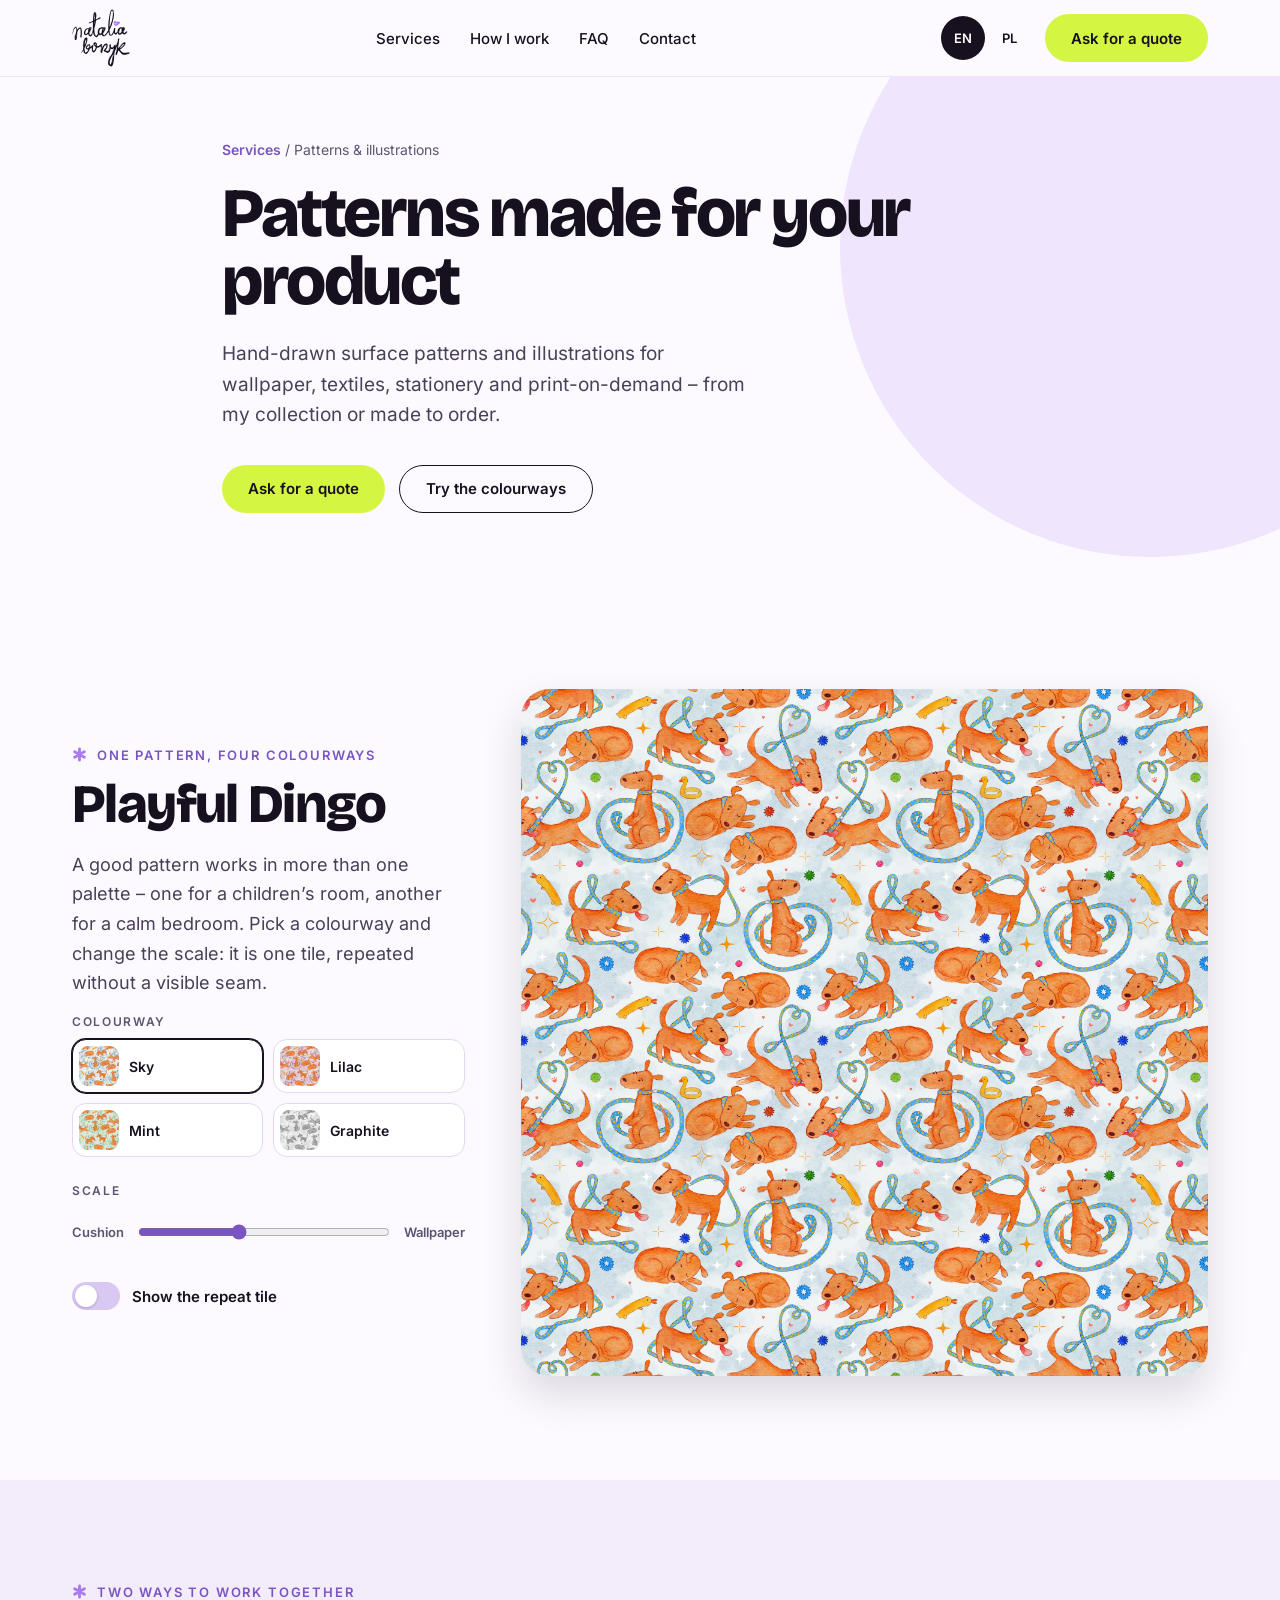
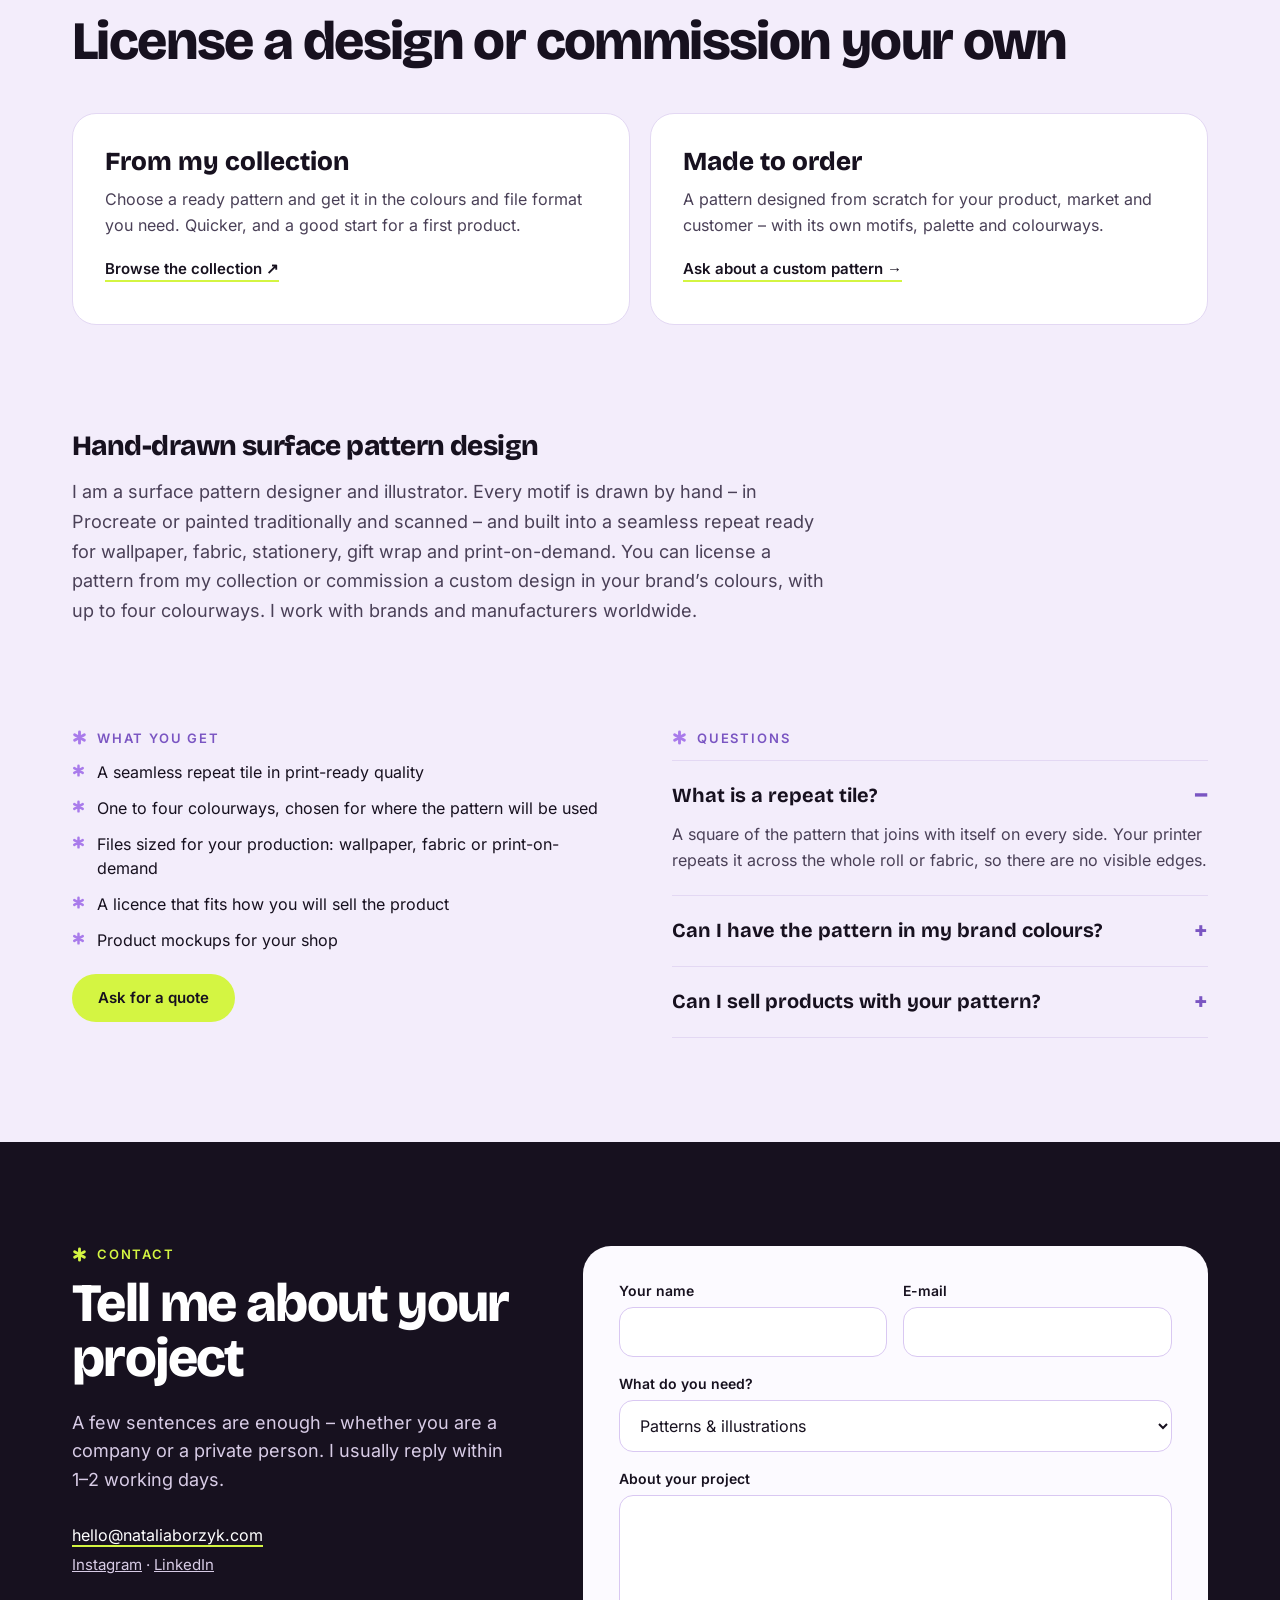
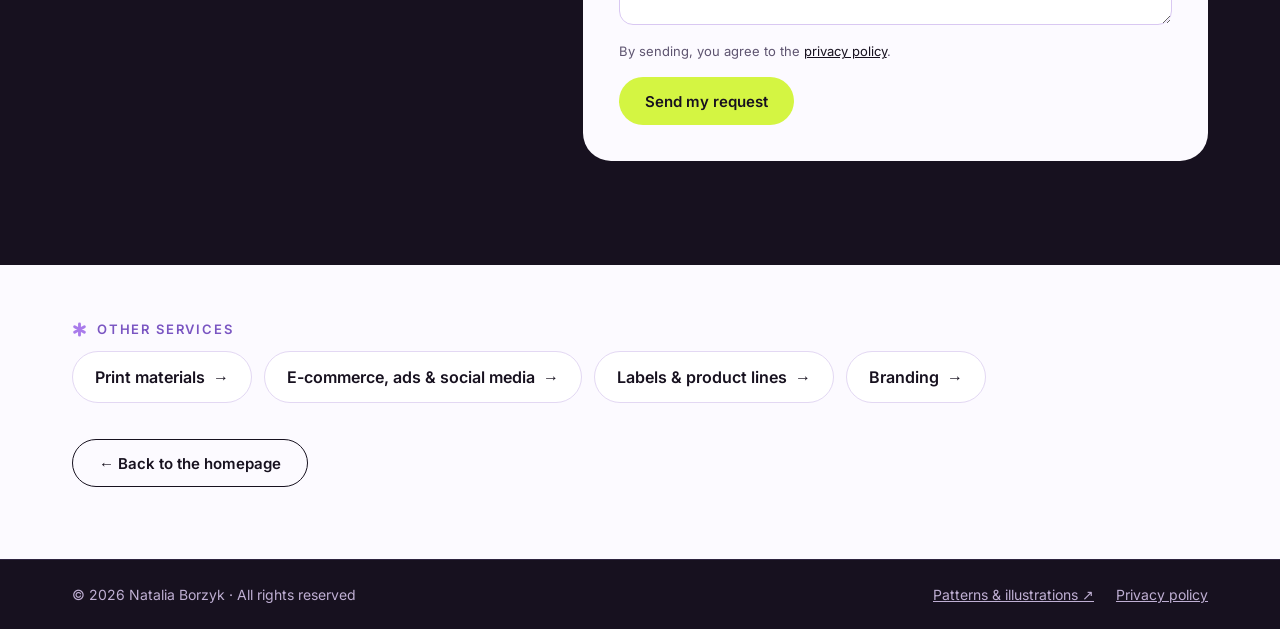
<file: illustration.html>
<!doctype html>
<html lang="en">
<head>
<meta charset="utf-8">
<meta name="viewport" content="width=device-width, initial-scale=1">
<meta name="robots" content="noai, noimageai">
<title>hand-drawn surface pattern design &amp; illustration · natalia borzyk</title>
<meta name="description" content="Hand-drawn surface patterns and illustrations for wallpaper, textiles, stationery and print-on-demand – license a design or commission your own, in up to four colourways.">
<meta property="og:title" content="hand-drawn surface pattern design &amp; illustration · natalia borzyk">
<meta property="og:description" content="Hand-drawn surface patterns and illustrations for wallpaper, textiles, stationery and print-on-demand – license a design or commission your own, in up to four colourways.">
<link rel="canonical" href="https://nataliaborzyk.com/illustration.html">
<meta property="og:url" content="https://nataliaborzyk.com/illustration.html">
<meta property="og:type" content="website">
<meta name="twitter:card" content="summary_large_image">
<meta property="og:image" content="https://nataliaborzyk.com/img/og.jpg">
<link rel="icon" href="favicon.ico">
<link rel="preload" href="fonts/bricolage-latin.woff2" as="font" type="font/woff2" crossorigin>
<link rel="preload" href="fonts/inter-latin.woff2" as="font" type="font/woff2" crossorigin>
<link rel="stylesheet" href="style.css">
<script type="application/ld+json">[{"@context": "https://schema.org", "@type": "ProfessionalService", "name": "Natalia Borzyk – graphic design & illustration", "url": "https://nataliaborzyk.com/", "image": "https://nataliaborzyk.com/img/og.jpg", "email": "hello@nataliaborzyk.com", "description": "Graphic designer and illustrator in Milan: surface patterns, labels, print materials, ad creatives and branding for businesses and private clients.", "address": {"@type": "PostalAddress", "addressLocality": "Milano", "addressCountry": "IT"}, "areaServed": ["Italy", "Poland", "European Union"], "knowsLanguage": ["en", "pl", "it"], "sameAs": ["https://instagram.com/bataljart", "https://www.linkedin.com/in/natalia-borzyk", "https://patterns.nataliaborzyk.com", "https://portfolio.nataliaborzyk.com"], "founder": {"@type": "Person", "name": "Natalia Borzyk", "jobTitle": "Graphic designer & illustrator"}, "hasOfferCatalog": {"@type": "OfferCatalog", "name": "Services", "itemListElement": [{"@type": "Offer", "itemOffered": {"@type": "Service", "name": "Surface pattern design & illustration", "url": "https://nataliaborzyk.com/illustration.html"}}, {"@type": "Offer", "itemOffered": {"@type": "Service", "name": "Print materials & catalogue design", "url": "https://nataliaborzyk.com/print.html"}}, {"@type": "Offer", "itemOffered": {"@type": "Service", "name": "Ad creatives, social media & product images", "url": "https://nataliaborzyk.com/ecommerce.html"}}, {"@type": "Offer", "itemOffered": {"@type": "Service", "name": "Label design & product lines", "url": "https://nataliaborzyk.com/labels.html"}}, {"@type": "Offer", "itemOffered": {"@type": "Service", "name": "Logo design & brand identity", "url": "https://nataliaborzyk.com/branding.html"}}]}}, {"@context": "https://schema.org", "@type": "FAQPage", "mainEntity": [{"@type": "Question", "name": "How much does a project cost?", "acceptedAnswer": {"@type": "Answer", "text": "Every quote is prepared individually, because the price depends on the scope, the number of versions and where the design will be used. Write to me about what you need and I will reply with a quote."}}, {"@type": "Question", "name": "How long does it take?", "acceptedAnswer": {"@type": "Answer", "text": "It depends on the scope of the project. I always confirm the deadline in the quote, before we start."}}, {"@type": "Question", "name": "How many revisions are included?", "acceptedAnswer": {"@type": "Answer", "text": "The number of revision rounds is agreed in the quote, so you know upfront what is included."}}, {"@type": "Question", "name": "What files will I get?", "acceptedAnswer": {"@type": "Answer", "text": "Print-ready PDFs prepared to your printer’s specification, web formats such as JPG and PNG, and editable source files on request."}}, {"@type": "Question", "name": "Do you issue invoices?", "acceptedAnswer": {"@type": "Answer", "text": "Yes. I run a registered business in Italy (Partita IVA) and invoice companies in Poland, Italy and the rest of the EU."}}, {"@type": "Question", "name": "Do we need to meet in person?", "acceptedAnswer": {"@type": "Answer", "text": "No. I work remotely with clients across Europe. E-mails and messages can be in Polish, English or Italian; video calls in Polish or English."}}]}]</script>
</head>
<body>
<header class="top">
  <div class="wrap top-in">
    <a href="index.html" class="logo" aria-label="Natalia Borzyk"><img src="img/logo.svg" alt="Natalia Borzyk" width="58" height="58"></a>
    <nav class="nav" aria-label="Main">
      <a href="index.html#services"><span data-t="n1">Services</span></a>
      <a href="index.html#process"><span data-t="n2">How I work</span></a>
      <a href="index.html#faq"><span data-t="n3">FAQ</span></a>
      <a href="index.html#contact"><span data-t="n4">Contact</span></a>
    </nav>
    <div class="top-right">
      <div class="lang" role="group" aria-label="Language">
        <button type="button" data-set-lang="en" aria-pressed="true">EN</button>
        <button type="button" data-set-lang="pl" aria-pressed="false">PL</button>
      </div>
      <a class="btn btn--lime hide-s" href="index.html#contact"><span data-t="cta">Ask for a quote</span></a>
    </div>
  </div>
</header>

<main>
<section class="sub-hero"><div class="blob blob-a" aria-hidden="true"></div><div class="wrap sub-hero-in">
<p class="crumbs"><a href="index.html#services"><span data-t="cr">Services</span></a> / <span><span data-t="bc">Patterns &amp; illustrations</span></span></p>
<h1 class="h1 sub-h1"><span data-t="h1">Patterns made for your product</span></h1>
<p class="lead" data-t="lead">Hand-drawn surface patterns and illustrations for wallpaper, textiles, stationery and print-on-demand – from my collection or made to order.</p>
<div class="btns"><a class="btn btn--lime" href="#contact"><span data-t="c1">Ask for a quote</span></a><a class="btn btn--line" href="#studio"><span data-t="c2">Try the colourways</span></a></div></div></section><section id="studio" class="sec">
<div class="wrap studio">
<div class="studio-text">
<p class="eyebrow"><svg class="ast" aria-hidden="true" viewBox="0 0 24 24" width="15" height="15"><g stroke="#A97BEB" stroke-width="4.6" stroke-linecap="round"><path d="M12 3v18M4.2 7.5l15.6 9M4.2 16.5l15.6-9"/></g></svg> <span data-t="se">One pattern, four colourways</span></p>
<h2 class="h2" data-t="sh">Playful Dingo</h2>
<p class="body" data-t="sl">A good pattern works in more than one palette – one for a children’s room, another for a calm bedroom. Pick a colourway and change the scale: it is one tile, repeated without a visible seam.</p>
<p class="svc-sub"><span data-t="cwh">Colourway</span></p>
<div class="sws"><button type="button" class="sw is-on" data-cw="sky" aria-pressed="true"><img src="img/dingo-sky-sw.jpg" alt=""><span data-t="cwsky">Sky</span></button><button type="button" class="sw" data-cw="lilac" aria-pressed="false"><img src="img/dingo-lilac-sw.jpg" alt=""><span data-t="cwlilac">Lilac</span></button><button type="button" class="sw" data-cw="mint" aria-pressed="false"><img src="img/dingo-mint-sw.jpg" alt=""><span data-t="cwmint">Mint</span></button><button type="button" class="sw" data-cw="grey" aria-pressed="false"><img src="img/dingo-grey-sw.jpg" alt=""><span data-t="cwgrey">Graphite</span></button></div>
<p class="svc-sub" style="margin-top:26px"><span data-t="sch">Scale</span></p>
<div class="scale"><span><span data-t="sc1">Cushion</span></span><input type="range" id="pat-scale" min="80" max="640" value="300" aria-label="Pattern scale"><span><span data-t="sc2">Wallpaper</span></span></div>
<label class="switch" style="margin-top:18px"><input type="checkbox" id="tile-toggle"><span class="switch-ui" aria-hidden="true"></span><span data-t="tt">Show the repeat tile</span></label>
</div>
<div class="pat" id="pat" style="--tile:url(img/dingo-sky.jpg);--size:300px"><div class="pat-tile" aria-hidden="true"></div></div>
</div></section>

<section class="sec sec--lilac">
<div class="wrap">
<p class="eyebrow"><svg class="ast" aria-hidden="true" viewBox="0 0 24 24" width="15" height="15"><g stroke="#A97BEB" stroke-width="4.6" stroke-linecap="round"><path d="M12 3v18M4.2 7.5l15.6 9M4.2 16.5l15.6-9"/></g></svg> <span data-t="le">Two ways to work together</span></p>
<h2 class="h2 mb" data-t="lh">License a design or commission your own</h2>
<div class="two-ways">
<div class="way"><h3 data-t="w1h">From my collection</h3><p data-t="w1">Choose a ready pattern and get it in the colours and file format you need. Quicker, and a good start for a first product.</p><a class="link" href="https://patterns.nataliaborzyk.com"><span data-t="w1l">Browse the collection ↗</span></a></div>
<div class="way"><h3 data-t="w2h">Made to order</h3><p data-t="w2">A pattern designed from scratch for your product, market and customer – with its own motifs, palette and colourways.</p><a class="link" href="#contact"><span data-t="w2l">Ask about a custom pattern →</span></a></div>
</div>
</div></section>
<section class="sec sec--top0 seo-about"><div class="wrap"><h2 class="seo-h" data-t="sxh">Hand-drawn surface pattern design</h2><p class="body" data-t="sxp">I am a surface pattern designer and illustrator. Every motif is drawn by hand – in Procreate or painted traditionally and scanned – and built into a seamless repeat ready for wallpaper, fabric, stationery, gift wrap and print-on-demand. You can license a pattern from my collection or commission a custom design in your brand’s colours, with up to four colourways. I work with brands and manufacturers worldwide.</p></div></section><section class="sec sec--lilac"><div class="wrap sub-details">
<div><p class="eyebrow"><svg class="ast" aria-hidden="true" viewBox="0 0 24 24" width="15" height="15"><g stroke="#A97BEB" stroke-width="4.6" stroke-linecap="round"><path d="M12 3v18M4.2 7.5l15.6 9M4.2 16.5l15.6-9"/></g></svg> <span data-t="de">What you get</span></p><ul class="svc-list big-list"><li><svg class="ast" aria-hidden="true" viewBox="0 0 24 24" width="13" height="13"><g stroke="#A97BEB" stroke-width="4.6" stroke-linecap="round"><path d="M12 3v18M4.2 7.5l15.6 9M4.2 16.5l15.6-9"/></g></svg><span data-t="wg0">A seamless repeat tile in print-ready quality</span></li><li><svg class="ast" aria-hidden="true" viewBox="0 0 24 24" width="13" height="13"><g stroke="#A97BEB" stroke-width="4.6" stroke-linecap="round"><path d="M12 3v18M4.2 7.5l15.6 9M4.2 16.5l15.6-9"/></g></svg><span data-t="wg1">One to four colourways, chosen for where the pattern will be used</span></li><li><svg class="ast" aria-hidden="true" viewBox="0 0 24 24" width="13" height="13"><g stroke="#A97BEB" stroke-width="4.6" stroke-linecap="round"><path d="M12 3v18M4.2 7.5l15.6 9M4.2 16.5l15.6-9"/></g></svg><span data-t="wg2">Files sized for your production: wallpaper, fabric or print-on-demand</span></li><li><svg class="ast" aria-hidden="true" viewBox="0 0 24 24" width="13" height="13"><g stroke="#A97BEB" stroke-width="4.6" stroke-linecap="round"><path d="M12 3v18M4.2 7.5l15.6 9M4.2 16.5l15.6-9"/></g></svg><span data-t="wg3">A licence that fits how you will sell the product</span></li><li><svg class="ast" aria-hidden="true" viewBox="0 0 24 24" width="13" height="13"><g stroke="#A97BEB" stroke-width="4.6" stroke-linecap="round"><path d="M12 3v18M4.2 7.5l15.6 9M4.2 16.5l15.6-9"/></g></svg><span data-t="wg4">Product mockups for your shop</span></li></ul>
<a class="btn btn--lime" href="#contact"><span data-t="dq">Ask for a quote</span></a></div>
<div><p class="eyebrow"><svg class="ast" aria-hidden="true" viewBox="0 0 24 24" width="15" height="15"><g stroke="#A97BEB" stroke-width="4.6" stroke-linecap="round"><path d="M12 3v18M4.2 7.5l15.6 9M4.2 16.5l15.6-9"/></g></svg> <span data-t="fe">Questions</span></p><details open><summary><span data-t="fq0">What is a repeat tile?</span></summary><p data-t="fa0">A square of the pattern that joins with itself on every side. Your printer repeats it across the whole roll or fabric, so there are no visible edges.</p></details><details><summary><span data-t="fq1">Can I have the pattern in my brand colours?</span></summary><p data-t="fa1">Yes. Send me your colours and I will prepare a colourway to match them.</p></details><details class=last><summary><span data-t="fq2">Can I sell products with your pattern?</span></summary><p data-t="fa2">Yes – that is what the licence is for. We agree on the products and the scope before you start selling.</p></details></div></div></section><section id="contact" class="sec sec--dark">
  <div class="wrap contact-grid">
    <div>
      <p class="eyebrow eyebrow--lime"><svg class="ast" aria-hidden="true" viewBox="0 0 24 24" width="15" height="15"><g stroke="#D4F542" stroke-width="4.6" stroke-linecap="round"><path d="M12 3v18M4.2 7.5l15.6 9M4.2 16.5l15.6-9"/></g></svg> <span data-t="ce">Contact</span></p>
      <h2 class="h2 mb-s light" data-t="ch">Tell me about your project</h2>
      <p class="contact-lead" data-t="cl">A few sentences are enough – whether you are a company or a private person. I usually reply within 1–2 working days.</p>
      <p class="mail"><a href="mailto:hello@nataliaborzyk.com">hello@nataliaborzyk.com</a></p>
      <p class="soc"><a href="https://instagram.com/bataljart" target="_blank" rel="noopener">Instagram</a> · <a href="https://www.linkedin.com/in/natalia-borzyk" target="_blank" rel="noopener">LinkedIn</a></p>
    </div>
    <div class="form-card">
      <form id="contact-form" action="https://formspree.io/f/xpqyvqjb" method="POST">
        <div class="two">
          <label class="field"><span data-t="fn">Your name</span><input type="text" name="name" required autocomplete="name"></label>
          <label class="field">E-mail<input type="email" name="email" required autocomplete="email"></label>
        </div>
        <label class="field"><span data-t="fs">What do you need?</span><select name="service"><option data-t="o1" selected>Patterns &amp; illustrations</option><option data-t="o2">Print materials</option><option data-t="o3">E-commerce, ads &amp; social media</option><option data-t="o4">Labels &amp; product lines</option><option data-t="o5">Branding</option><option data-t="o6">Something else</option></select></label>
        <label class="field"><span data-t="fm">About your project</span><textarea name="message" rows="5" required></textarea></label>
        <p class="consent"><span data-t="fc">By sending, you agree to the</span> <a href="privacy-policy.html"><span data-t="fp">privacy policy</span></a>.</p>
        <button type="submit" class="btn btn--lime"><span data-t="fb">Send my request</span></button>
      </form>
      <p class="form-ok" id="form-ok" hidden><span data-t="fok">Thank you! Your message is on its way – I’ll get back to you within 1–2 working days.</span></p>
      <p class="form-err" id="form-err" hidden><span data-t="fer">Something went wrong. Please write to hello@nataliaborzyk.com.</span></p>
    </div>
  </div>
</section>
<section class="others"><div class="wrap"><p class="eyebrow"><svg class="ast" aria-hidden="true" viewBox="0 0 24 24" width="15" height="15"><g stroke="#A97BEB" stroke-width="4.6" stroke-linecap="round"><path d="M12 3v18M4.2 7.5l15.6 9M4.2 16.5l15.6-9"/></g></svg> <span data-t="oe">Other services</span></p><div class="others-row"><a class="other" href="print.html"><span data-t="ot1">Print materials</span> <span aria-hidden="true">→</span></a><a class="other" href="ecommerce.html"><span data-t="ot2">E-commerce, ads &amp; social media</span> <span aria-hidden="true">→</span></a><a class="other" href="labels.html"><span data-t="ot3">Labels &amp; product lines</span> <span aria-hidden="true">→</span></a><a class="other" href="branding.html"><span data-t="ot4">Branding</span> <span aria-hidden="true">→</span></a></div><a class="btn btn--line back-home" href="index.html"><span aria-hidden="true">←</span>&nbsp;<span data-t="bh">Back to the homepage</span></a></div></section></main>
<footer class="foot">
  <div class="wrap foot-in">
    <p>© 2026 Natalia Borzyk · <span data-t="rights">All rights reserved</span></p>
    <p class="foot-links"><a href="https://patterns.nataliaborzyk.com"><span data-t="fl1">Patterns &amp; illustrations ↗</span></a><a href="privacy-policy.html"><span data-t="fl2">Privacy policy</span></a></p>
  </div>
</footer>
<script>
window.PL={
"cwsky": "Niebo",
"cwlilac": "Liliowy",
"cwmint": "Mięta",
"cwgrey": "Grafit",
"h1": "Wzory stworzone dla Twojego produktu",
"lead": "Ręcznie rysowane wzory i ilustracje na tapety, tkaniny, artykuły papiernicze i print-on-demand – z mojej kolekcji albo na zamówienie.",
"c1": "Zapytaj o wycenę",
"c2": "Wypróbuj kolorystyki",
"se": "Jeden wzór, cztery kolorystyki",
"sh": "Playful Dingo",
"sl": "Dobry wzór działa w więcej niż jednej palecie – jedna sprawdzi się w pokoju dziecka, inna w spokojnej sypialni. Wybierz kolorystykę i zmień skalę: to jeden kafel, powtarzany bez widocznego łączenia.",
"cwh": "Kolorystyka",
"sch": "Skala",
"sc1": "Poduszka",
"sc2": "Tapeta",
"tt": "Pokaż kafel raportu",
"le": "Dwie drogi współpracy",
"lh": "Kup licencję albo zamów własny wzór",
"w1h": "Z mojej kolekcji",
"w1": "Wybierasz gotowy wzór i dostajesz go w potrzebnych kolorach i formacie pliku. Szybciej – i dobrze na pierwszy produkt.",
"w1l": "Zobacz kolekcję ↗",
"w2h": "Na zamówienie",
"w2": "Wzór zaprojektowany od zera dla Twojego produktu, rynku i klientów – z własnymi motywami, paletą i wariantami kolorystycznymi.",
"w2l": "Zapytaj o wzór na zamówienie →",
"bc": "Wzory i ilustracje",
"cr": "Oferta",
"wg0": "Kafel raportu bez widocznych łączeń, w jakości gotowej do druku",
"wg1": "Od jednego do czterech wariantów kolorystycznych – dobranych do miejsca, w którym wzór się znajdzie",
"wg2": "Pliki przygotowane pod Twoją produkcję: tapetę, tkaninę albo print-on-demand",
"wg3": "Licencję dopasowaną do tego, jak będziesz sprzedawać produkt",
"wg4": "Mockupy produktów do Twojego sklepu",
"fq0": "Czym jest kafel raportu?",
"fa0": "To kwadrat wzoru, który łączy się sam ze sobą z każdej strony. Drukarnia powtarza go na całej rolce albo tkaninie, więc nie widać żadnych krawędzi.",
"fq1": "Czy mogę dostać wzór w kolorach mojej marki?",
"fa1": "Tak. Wyślij mi swoje kolory, a przygotuję pasującą do nich kolorystykę.",
"fq2": "Czy mogę sprzedawać produkty z Twoim wzorem?",
"fa2": "Tak – właśnie do tego służy licencja. Przed rozpoczęciem sprzedaży ustalamy, jakich produktów i jakiego zakresu dotyczy.",
"sxh": "Ręcznie rysowane wzory",
"sxp": "Jestem projektantką wzorów i ilustratorką. Każdy motyw rysuję ręcznie – w Procreate albo tradycyjnie, a potem skanuję – i buduję z niego raport bez widocznych łączeń, gotowy na tapety, tkaniny, artykuły papiernicze, papier do pakowania i print-on-demand. Możesz kupić licencję na wzór z mojej kolekcji albo zamówić projekt w kolorach swojej marki, w maksymalnie czterech wariantach. Współpracuję z markami i producentami z całego świata.",
"de": "Co dostajesz",
"dq": "Zapytaj o wycenę",
"fe": "Pytania",
"ot1": "Materiały drukowane",
"ot2": "E-commerce, reklamy i social media",
"ot3": "Etykiety i linie produktów",
"ot4": "Branding",
"oe": "Pozostałe usługi",
"bh": "Wróć na stronę główną",
"__title": "ręcznie rysowane wzory i ilustracje · natalia borzyk",
"n1": "Oferta",
"n2": "Jak pracuję",
"n3": "FAQ",
"n4": "Kontakt",
"cta": "Zapytaj o wycenę",
"ce": "Kontakt",
"ch": "Opowiedz mi o swoim projekcie",
"cl": "Wystarczy kilka zdań – niezależnie od tego, czy jesteś firmą, czy osobą prywatną. Zwykle odpowiadam w ciągu 1–2 dni roboczych.",
"fn": "Imię i nazwisko",
"fs": "Czego potrzebujesz?",
"o1": "Wzory i ilustracje",
"o2": "Materiały drukowane",
"o3": "E-commerce, reklamy i social media",
"o4": "Etykiety i linie produktów",
"o5": "Branding",
"o6": "Coś innego",
"fm": "Kilka słów o projekcie",
"fc": "Wysyłając wiadomość, akceptujesz",
"fp": "politykę prywatności",
"fb": "Wyślij zapytanie",
"fok": "Dziękuję! Twoja wiadomość już do mnie leci – odezwę się w ciągu 1–2 dni roboczych.",
"fer": "Coś poszło nie tak. Napisz proszę na hello@nataliaborzyk.com.",
"rights": "Wszelkie prawa zastrzeżone",
"fl1": "Wzory i ilustracje ↗",
"fl2": "Polityka prywatności"
};
</script>
<script src="site.js"></script>
</body>
</html>
</file>
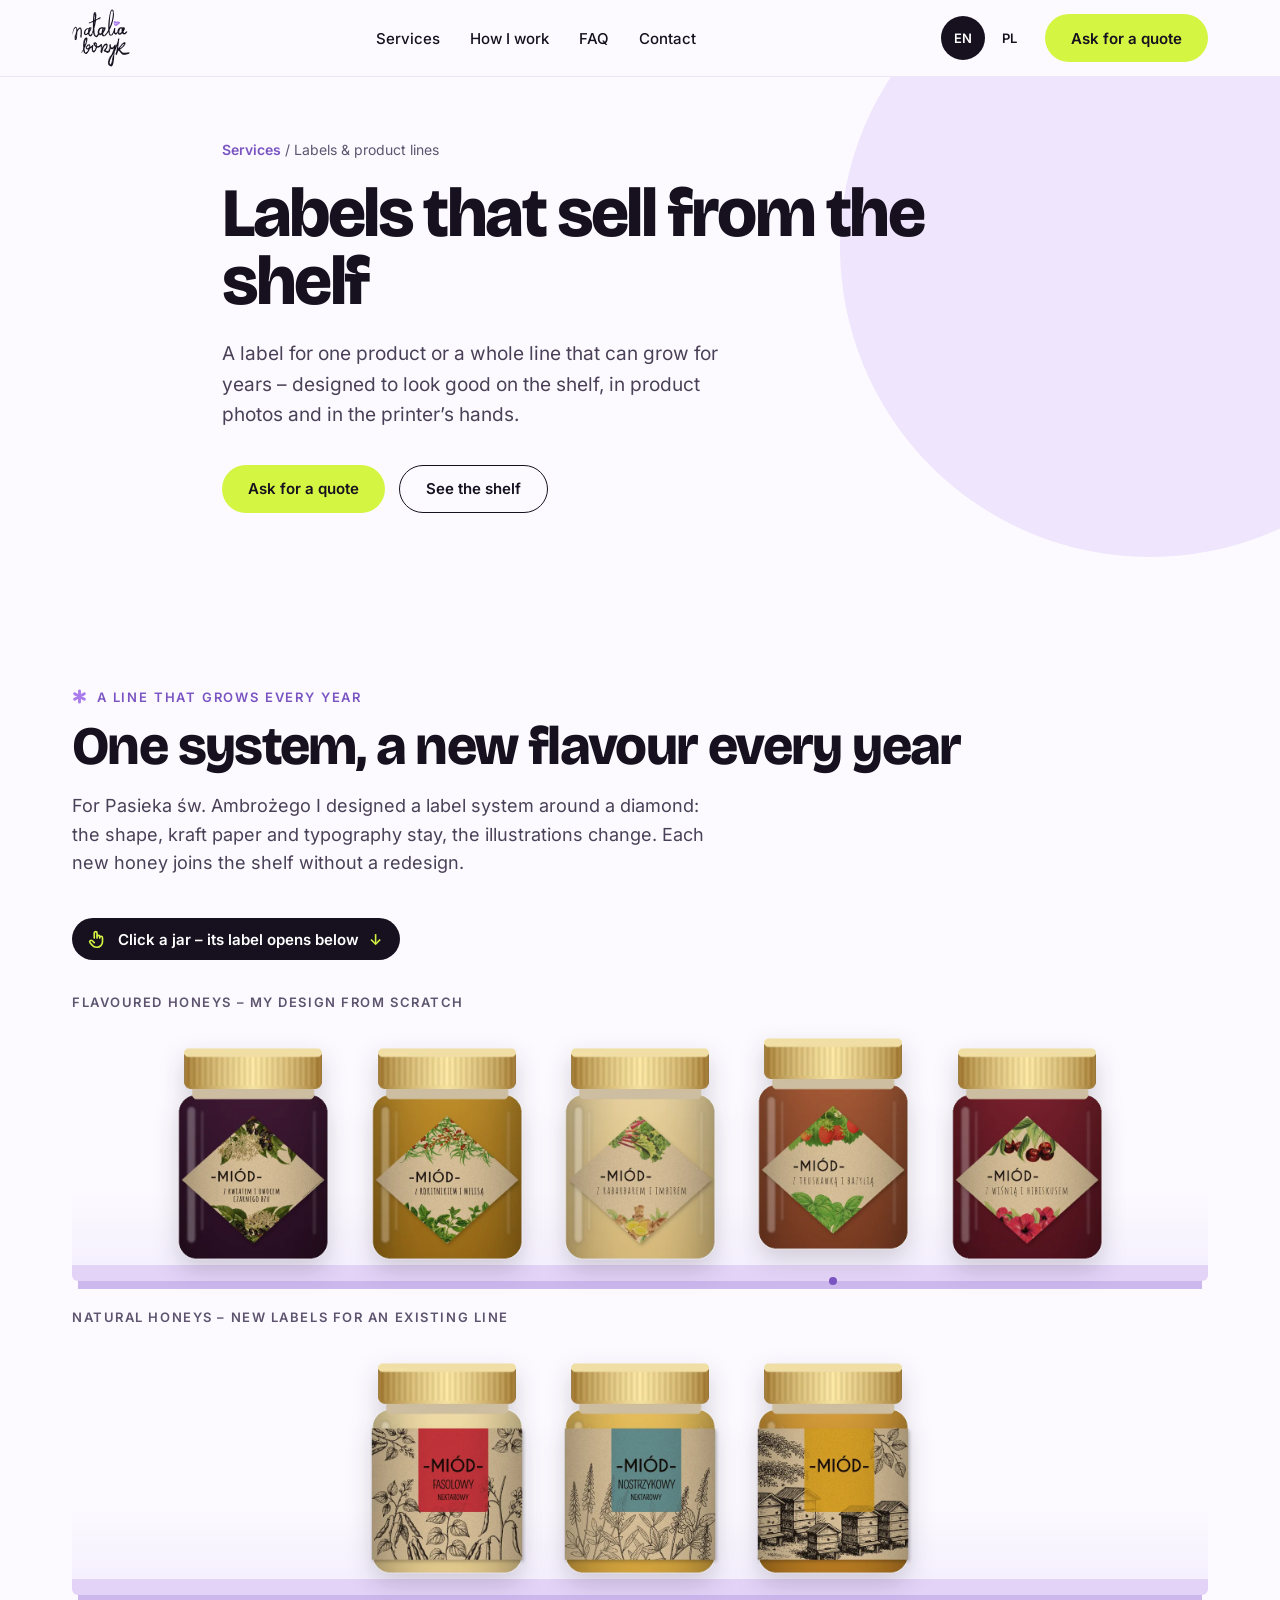
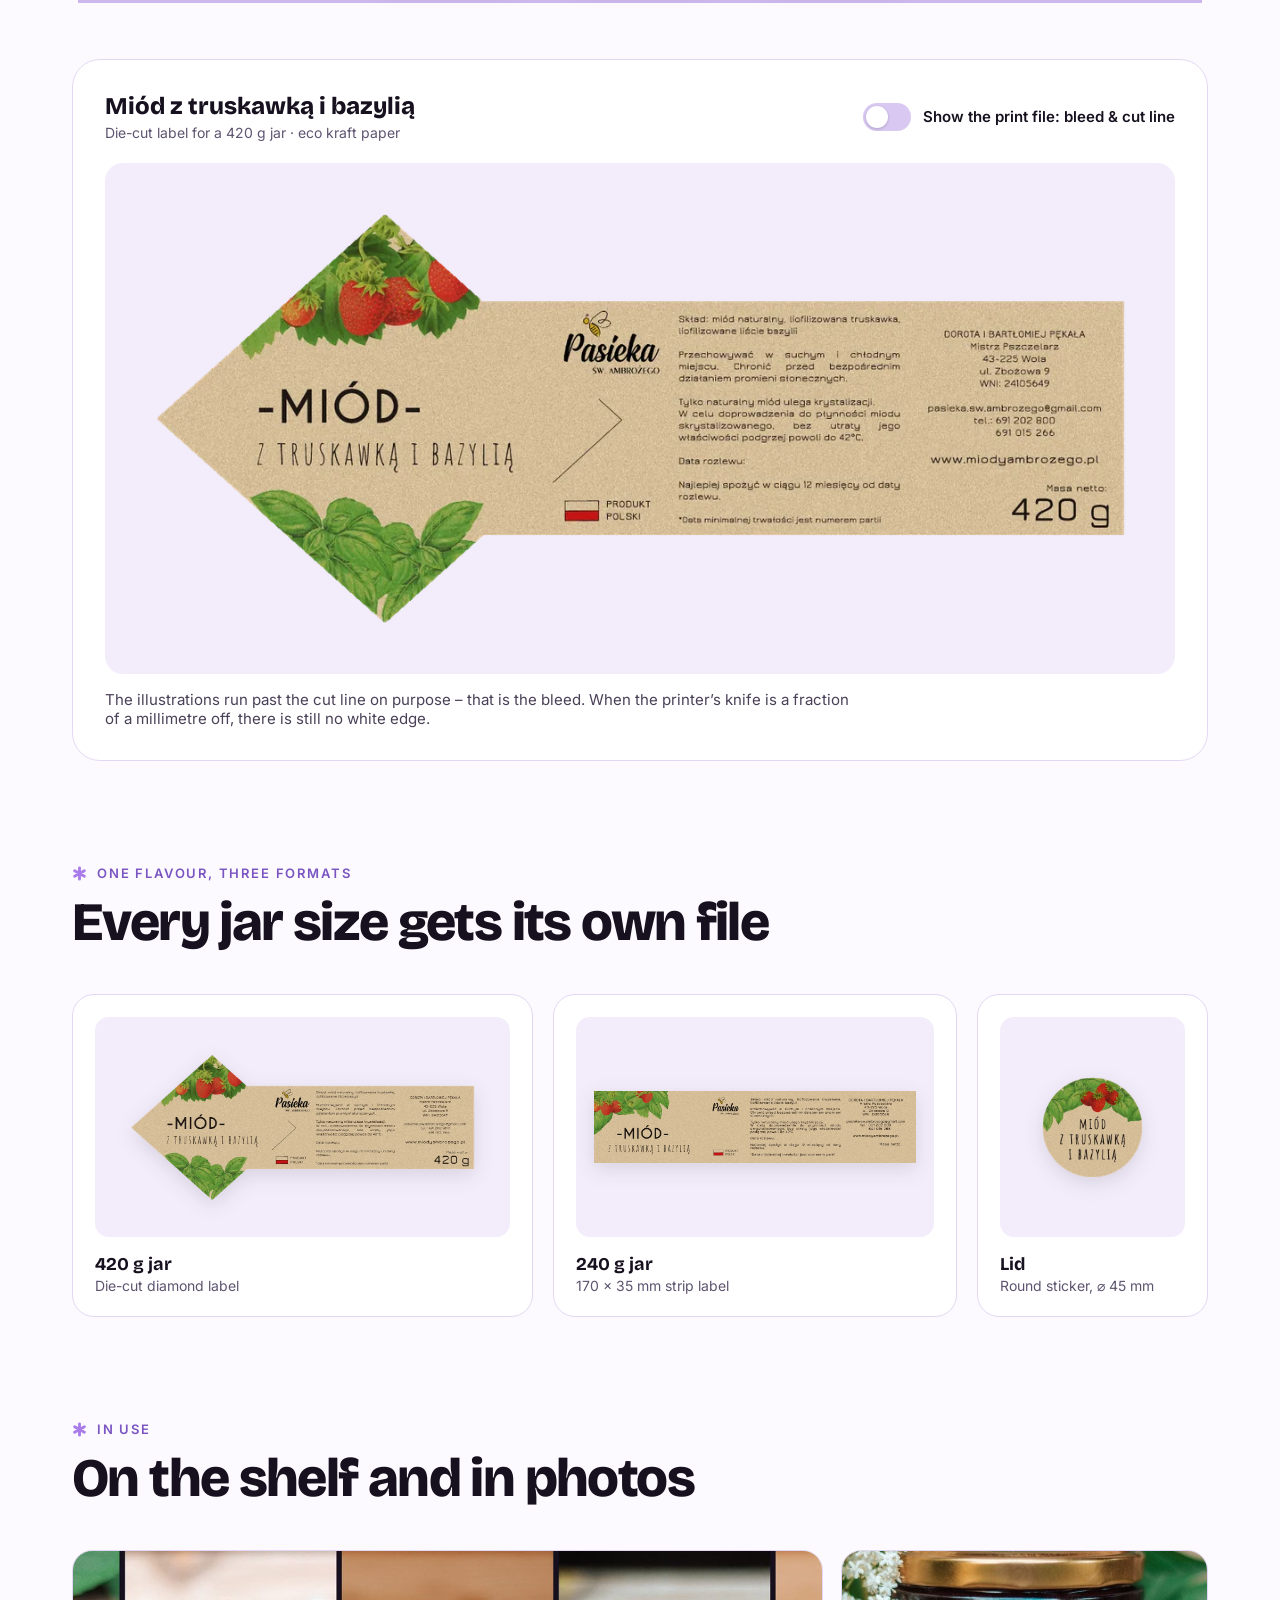
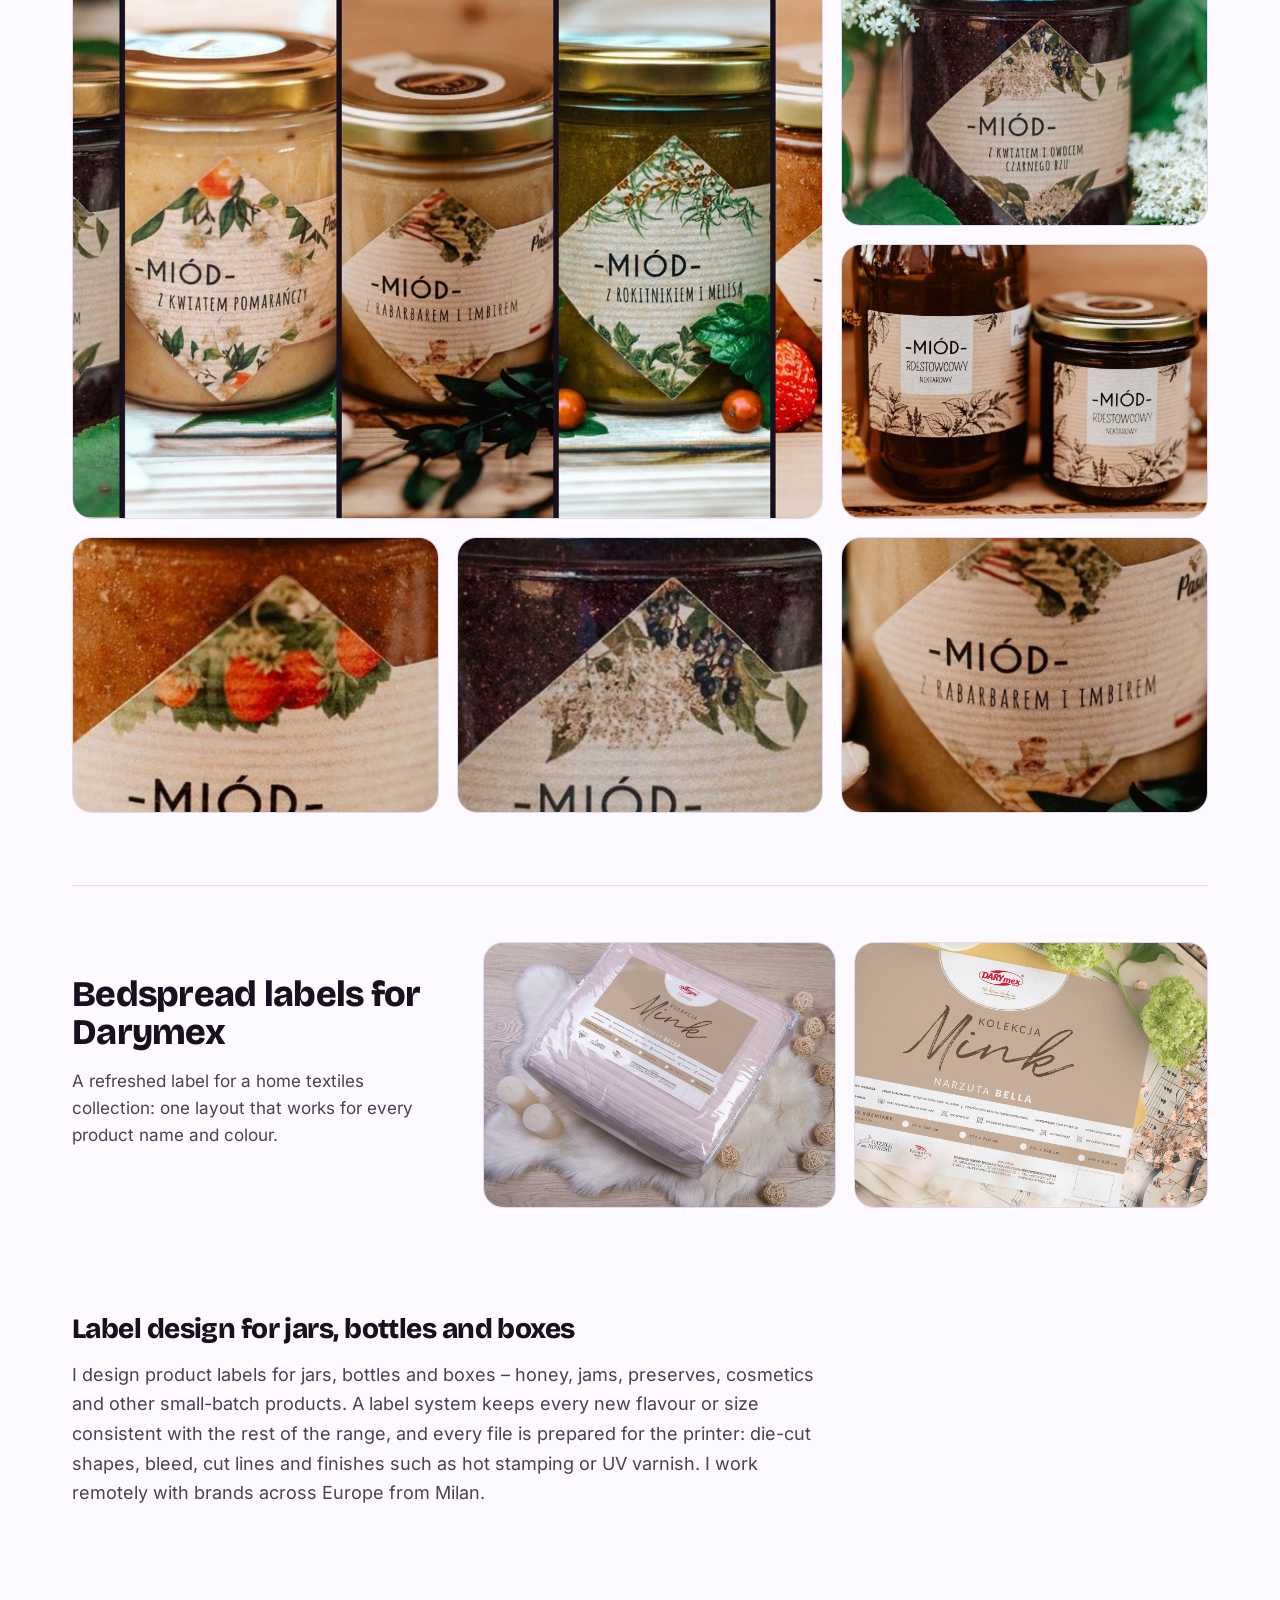
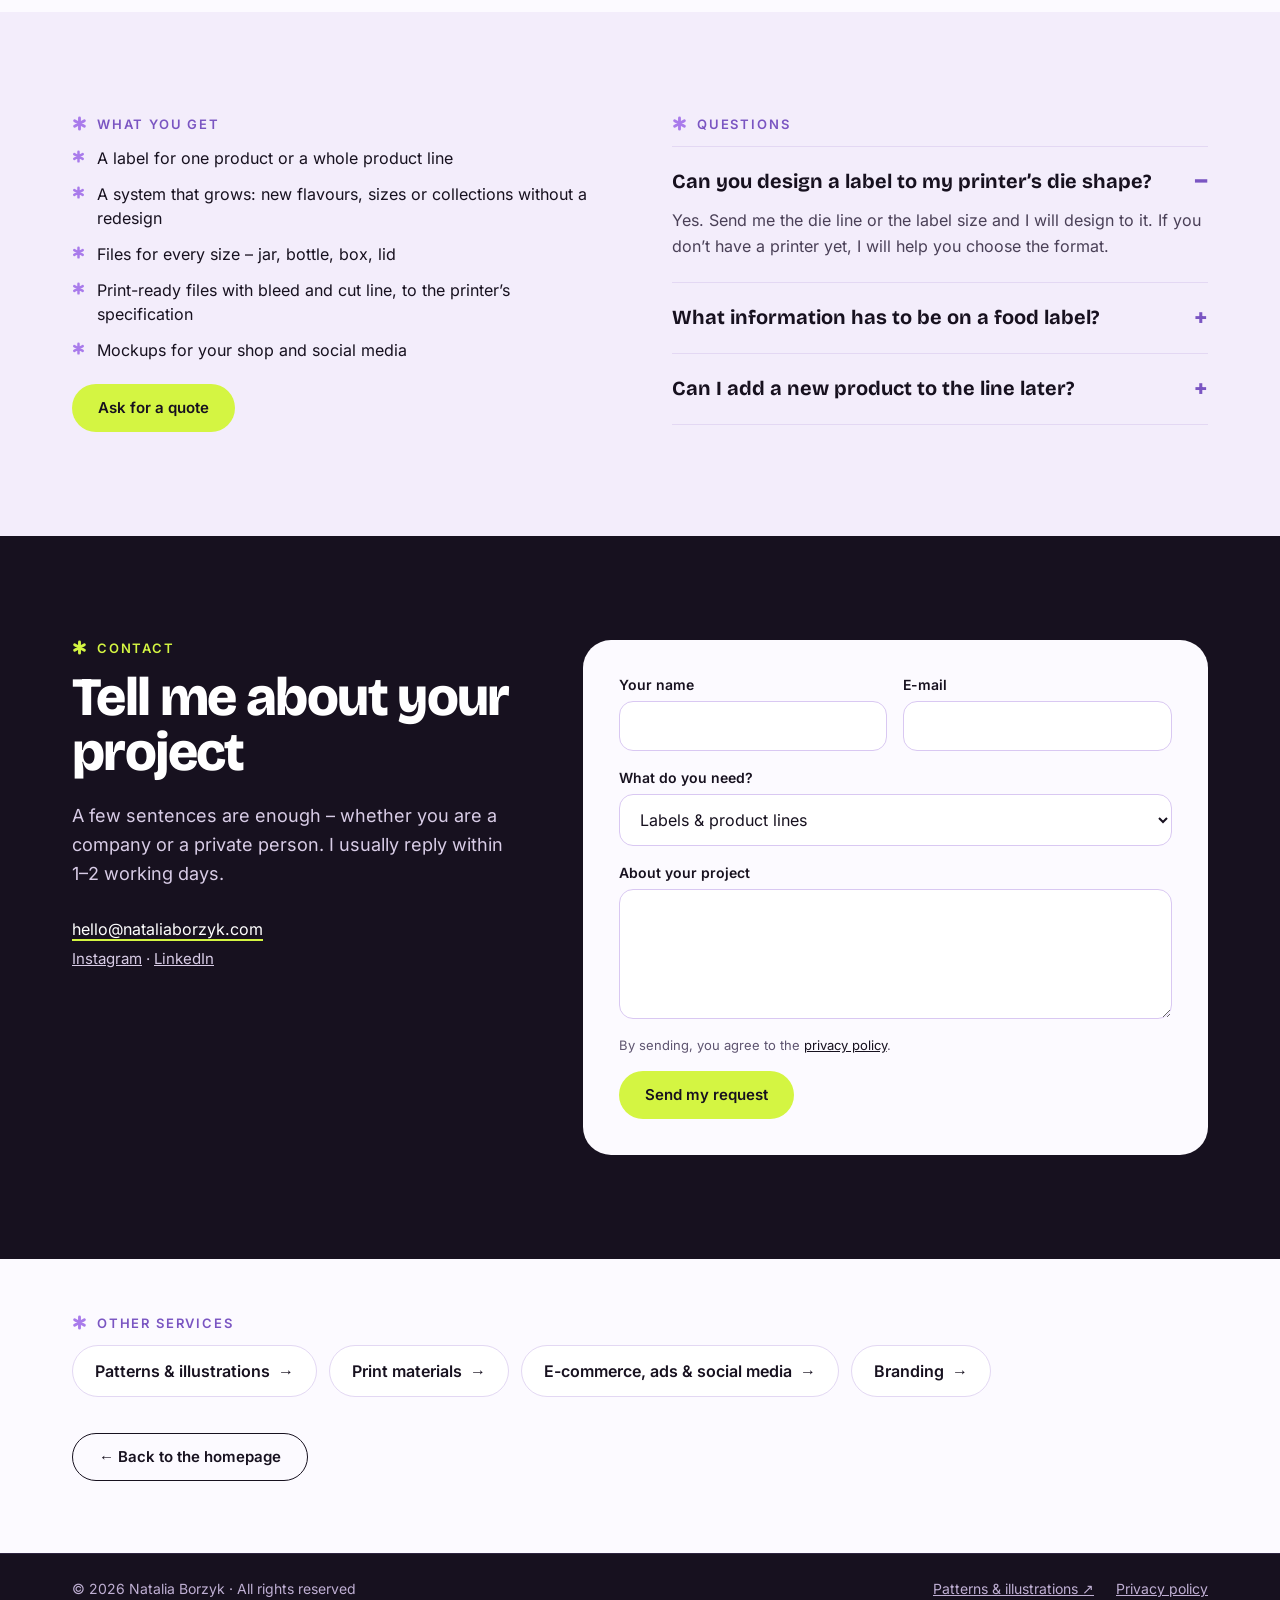
<file: labels.html>
<!doctype html>
<html lang="en">
<head>
<meta charset="utf-8">
<meta name="viewport" content="width=device-width, initial-scale=1">
<meta name="robots" content="noai, noimageai">
<title>label design for jars &amp; product lines · natalia borzyk</title>
<meta name="description" content="Product labels and label systems that grow with your range – die-cut shapes, every jar size and print-ready files with bleed and cut lines.">
<meta property="og:title" content="label design for jars &amp; product lines · natalia borzyk">
<meta property="og:description" content="Product labels and label systems that grow with your range – die-cut shapes, every jar size and print-ready files with bleed and cut lines.">
<link rel="canonical" href="https://nataliaborzyk.com/labels.html">
<meta property="og:url" content="https://nataliaborzyk.com/labels.html">
<meta property="og:type" content="website">
<meta name="twitter:card" content="summary_large_image">
<meta property="og:image" content="https://nataliaborzyk.com/img/og.jpg">
<link rel="icon" href="favicon.ico">
<link rel="preload" href="fonts/bricolage-latin.woff2" as="font" type="font/woff2" crossorigin>
<link rel="preload" href="fonts/inter-latin.woff2" as="font" type="font/woff2" crossorigin>
<link rel="stylesheet" href="style.css">
<script type="application/ld+json">[{"@context": "https://schema.org", "@type": "ProfessionalService", "name": "Natalia Borzyk – graphic design & illustration", "url": "https://nataliaborzyk.com/", "image": "https://nataliaborzyk.com/img/og.jpg", "email": "hello@nataliaborzyk.com", "description": "Graphic designer and illustrator in Milan: surface patterns, labels, print materials, ad creatives and branding for businesses and private clients.", "address": {"@type": "PostalAddress", "addressLocality": "Milano", "addressCountry": "IT"}, "areaServed": ["Italy", "Poland", "European Union"], "knowsLanguage": ["en", "pl", "it"], "sameAs": ["https://instagram.com/bataljart", "https://www.linkedin.com/in/natalia-borzyk", "https://patterns.nataliaborzyk.com", "https://portfolio.nataliaborzyk.com"], "founder": {"@type": "Person", "name": "Natalia Borzyk", "jobTitle": "Graphic designer & illustrator"}, "hasOfferCatalog": {"@type": "OfferCatalog", "name": "Services", "itemListElement": [{"@type": "Offer", "itemOffered": {"@type": "Service", "name": "Surface pattern design & illustration", "url": "https://nataliaborzyk.com/illustration.html"}}, {"@type": "Offer", "itemOffered": {"@type": "Service", "name": "Print materials & catalogue design", "url": "https://nataliaborzyk.com/print.html"}}, {"@type": "Offer", "itemOffered": {"@type": "Service", "name": "Ad creatives, social media & product images", "url": "https://nataliaborzyk.com/ecommerce.html"}}, {"@type": "Offer", "itemOffered": {"@type": "Service", "name": "Label design & product lines", "url": "https://nataliaborzyk.com/labels.html"}}, {"@type": "Offer", "itemOffered": {"@type": "Service", "name": "Logo design & brand identity", "url": "https://nataliaborzyk.com/branding.html"}}]}}, {"@context": "https://schema.org", "@type": "FAQPage", "mainEntity": [{"@type": "Question", "name": "How much does a project cost?", "acceptedAnswer": {"@type": "Answer", "text": "Every quote is prepared individually, because the price depends on the scope, the number of versions and where the design will be used. Write to me about what you need and I will reply with a quote."}}, {"@type": "Question", "name": "How long does it take?", "acceptedAnswer": {"@type": "Answer", "text": "It depends on the scope of the project. I always confirm the deadline in the quote, before we start."}}, {"@type": "Question", "name": "How many revisions are included?", "acceptedAnswer": {"@type": "Answer", "text": "The number of revision rounds is agreed in the quote, so you know upfront what is included."}}, {"@type": "Question", "name": "What files will I get?", "acceptedAnswer": {"@type": "Answer", "text": "Print-ready PDFs prepared to your printer’s specification, web formats such as JPG and PNG, and editable source files on request."}}, {"@type": "Question", "name": "Do you issue invoices?", "acceptedAnswer": {"@type": "Answer", "text": "Yes. I run a registered business in Italy (Partita IVA) and invoice companies in Poland, Italy and the rest of the EU."}}, {"@type": "Question", "name": "Do we need to meet in person?", "acceptedAnswer": {"@type": "Answer", "text": "No. I work remotely with clients across Europe. E-mails and messages can be in Polish, English or Italian; video calls in Polish or English."}}]}]</script>
</head>
<body>
<header class="top">
  <div class="wrap top-in">
    <a href="index.html" class="logo" aria-label="Natalia Borzyk"><img src="img/logo.svg" alt="Natalia Borzyk" width="58" height="58"></a>
    <nav class="nav" aria-label="Main">
      <a href="index.html#services"><span data-t="n1">Services</span></a>
      <a href="index.html#process"><span data-t="n2">How I work</span></a>
      <a href="index.html#faq"><span data-t="n3">FAQ</span></a>
      <a href="index.html#contact"><span data-t="n4">Contact</span></a>
    </nav>
    <div class="top-right">
      <div class="lang" role="group" aria-label="Language">
        <button type="button" data-set-lang="en" aria-pressed="true">EN</button>
        <button type="button" data-set-lang="pl" aria-pressed="false">PL</button>
      </div>
      <a class="btn btn--lime hide-s" href="index.html#contact"><span data-t="cta">Ask for a quote</span></a>
    </div>
  </div>
</header>

<main>
<section class="sub-hero"><div class="blob blob-a" aria-hidden="true"></div><div class="wrap sub-hero-in">
<p class="crumbs"><a href="index.html#services"><span data-t="cr">Services</span></a> / <span><span data-t="bc">Labels &amp; product lines</span></span></p>
<h1 class="h1 sub-h1"><span data-t="h1">Labels that sell from the shelf</span></h1>
<p class="lead" data-t="lead">A label for one product or a whole line that can grow for years – designed to look good on the shelf, in product photos and in the printer’s hands.</p>
<div class="btns"><a class="btn btn--lime" href="#contact"><span data-t="c1">Ask for a quote</span></a><a class="btn btn--line" href="#shelf"><span data-t="c2">See the shelf</span></a></div></div></section><section id="shelf" class="sec">
<div class="wrap">
<p class="eyebrow"><svg class="ast" aria-hidden="true" viewBox="0 0 24 24" width="15" height="15"><g stroke="#A97BEB" stroke-width="4.6" stroke-linecap="round"><path d="M12 3v18M4.2 7.5l15.6 9M4.2 16.5l15.6-9"/></g></svg> <span data-t="se">A line that grows every year</span></p>
<h2 class="h2" data-t="sh">One system, a new flavour every year</h2>
<p class="intro" data-t="sl">For Pasieka św. Ambrożego I designed a label system around a diamond: the shape, kraft paper and typography stay, the illustrations change. Each new honey joins the shelf without a redesign.</p>
<p class="shelf-hint"><svg viewBox="0 0 24 24" aria-hidden="true"><path d="M9 11V5.5a1.5 1.5 0 0 1 3 0V11m0-1.5a1.5 1.5 0 0 1 3 0V11m0-.5a1.5 1.5 0 0 1 3 0V15a6 6 0 0 1-6 6h-.6a6 6 0 0 1-4.7-2.3L4.4 16a1.6 1.6 0 0 1 2.4-2.1L9 16" fill="none" stroke="currentColor" stroke-width="1.8" stroke-linecap="round" stroke-linejoin="round"/></svg><span data-t="hint">Click a jar – its label opens below</span> <span class="arrow" aria-hidden="true">↓</span></p>
<div class="shelf-wrap">
<p class="shelf-label"><span data-t="s1">Flavoured honeys – my design from scratch</span></p>
<div class="shelf"><button type="button" class="jar" data-label="czarny-bez" data-name="Miód z kwiatem i owocem czarnego bzu" data-kind="f" aria-label="Miód z kwiatem i owocem czarnego bzu"><img src="img/jar-czarny-bez.webp" alt="" loading="lazy"></button><button type="button" class="jar" data-label="rokitnik-melisa" data-name="Miód z rokitnikiem i melisą" data-kind="f" aria-label="Miód z rokitnikiem i melisą"><img src="img/jar-rokitnik-melisa.webp" alt="" loading="lazy"></button><button type="button" class="jar" data-label="rabarbar-imbir" data-name="Miód z rabarbarem i imbirem" data-kind="f" aria-label="Miód z rabarbarem i imbirem"><img src="img/jar-rabarbar-imbir.webp" alt="" loading="lazy"></button><button type="button" class="jar is-on" data-label="truskawka-bazylia" data-name="Miód z truskawką i bazylią" data-kind="f" aria-label="Miód z truskawką i bazylią"><img src="img/jar-truskawka-bazylia.webp" alt="" loading="lazy"></button><button type="button" class="jar" data-label="wisnia-hibiskus" data-name="Miód z wiśnią i hibiskusem" data-kind="f" aria-label="Miód z wiśnią i hibiskusem"><img src="img/jar-wisnia-hibiskus.webp" alt="" loading="lazy"></button></div>
<p class="shelf-label"><span data-t="s2">Natural honeys – new labels for an existing line</span></p>
<div class="shelf shelf--n"><button type="button" class="jar" data-label="fasolowy" data-name="Miód fasolowy" data-kind="n" aria-label="Miód fasolowy"><img src="img/jar-fasolowy.webp" alt="" loading="lazy"></button><button type="button" class="jar" data-label="nostrzykowy" data-name="Miód nostrzykowy" data-kind="n" aria-label="Miód nostrzykowy"><img src="img/jar-nostrzykowy.webp" alt="" loading="lazy"></button><button type="button" class="jar" data-label="neutralny" data-name="Miód naturalny" data-kind="n" aria-label="Miód naturalny"><img src="img/jar-neutralny.webp" alt="" loading="lazy"></button></div>
</div>
<div class="viewer" id="viewer">
<div class="viewer-head">
<div><p class="viewer-name" id="viewer-name">Miód z truskawką i bazylią</p>
<p class="viewer-spec"><span id="spec-f"><span data-t="vf">Die-cut label for a 420 g jar · eco kraft paper</span></span><span id="spec-n" hidden><span data-t="vn">170 × 60 mm wrap-around label · eco kraft paper</span></span></p></div>
<label class="switch"><input type="checkbox" id="bleed-toggle"><span class="switch-ui" aria-hidden="true"></span><span data-t="vt">Show the print file: bleed &amp; cut line</span></label>
</div>
<div class="viewer-stage" id="viewer-stage">
<img class="v-cut" id="v-cut" src="img/cut-truskawka-bazylia.webp" alt="Flat label">
<img class="v-file" id="v-file" src="img/file-truskawka-bazylia.jpg" alt="">
<img class="v-die" id="v-die" src="img/die-truskawka-bazylia.png" alt="">
</div>
<p class="viewer-note" id="viewer-note"><span data-t="vno">The illustrations run past the cut line on purpose – that is the bleed. When the printer’s knife is a fraction of a millimetre off, there is still no white edge.</span></p>
</div>
</div></section>

<section class="sec sec--top0">
<div class="wrap">
<p class="eyebrow"><svg class="ast" aria-hidden="true" viewBox="0 0 24 24" width="15" height="15"><g stroke="#A97BEB" stroke-width="4.6" stroke-linecap="round"><path d="M12 3v18M4.2 7.5l15.6 9M4.2 16.5l15.6-9"/></g></svg> <span data-t="fe2">One flavour, three formats</span></p>
<h2 class="h2 mb" data-t="fh">Every jar size gets its own file</h2>
<div class="formats3">
<figure class="f3"><div class="f3-img"><img src="img/cut-truskawka-bazylia.webp" alt="Die-cut honey label on kraft paper, strawberry and basil" loading="lazy"></div><figcaption><strong data-t="f1">420 g jar</strong><span data-t="f1m">Die-cut diamond label</span></figcaption></figure>
<figure class="f3"><div class="f3-img"><img src="img/narrow-truskawka.jpg" alt="Strip label for a small honey jar" loading="lazy" class="narrow"></div><figcaption><strong data-t="f2">240 g jar</strong><span data-t="f2m">170 × 35 mm strip label</span></figcaption></figure>
<figure class="f3"><div class="f3-img"><img src="img/lid-truskawka-bazylia.webp" alt="Round lid sticker for a honey jar" loading="lazy" class="lid"></div><figcaption><strong data-t="f3">Lid</strong><span data-t="f3m">Round sticker, ⌀ 45 mm</span></figcaption></figure>
</div>
</div></section>

<section class="sec sec--top0">
<div class="wrap">
<p class="eyebrow"><svg class="ast" aria-hidden="true" viewBox="0 0 24 24" width="15" height="15"><g stroke="#A97BEB" stroke-width="4.6" stroke-linecap="round"><path d="M12 3v18M4.2 7.5l15.6 9M4.2 16.5l15.6-9"/></g></svg> <span data-t="ge">In use</span></p>
<h2 class="h2 mb" data-t="gh">On the shelf and in photos</h2>
<div class="gal">
<figure class="g-wide"><img src="img/honey-labels-main.jpg" alt="Five flavoured honey jars with kraft labels" loading="lazy"></figure>
<figure><img src="img/honey-labels-use-1.jpg" alt="Elderflower honey jar with a hand-illustrated label" loading="lazy"></figure>
<figure><img src="img/honey-labels-use-2.jpg" alt="Knotweed honey jar with a natural line label" loading="lazy"></figure>
<figure><img src="img/honey-labels-detail-1.jpg" alt="Botanical illustration detail on a honey label" loading="lazy"></figure>
<figure><img src="img/honey-labels-detail-3.jpg" alt="Botanical corner of a honey label" loading="lazy"></figure>
<figure><img src="img/honey-labels-detail-2.jpg" alt="Typography on a kraft paper honey label" loading="lazy"></figure>
</div>
<div class="case-mini">
<div><h3 class="svc-h" data-t="dh">Bedspread labels for Darymex</h3><p class="svc-lead" data-t="dl">A refreshed label for a home textiles collection: one layout that works for every product name and colour.</p></div>
<div class="gal gal--2"><figure><img src="img/darymex-label-1.jpg" alt="Bedspread label design for a home textiles brand" loading="lazy"></figure><figure><img src="img/darymex-label-2.jpg" alt="Bedspread label on a product" loading="lazy"></figure></div>
</div>
</div></section>
<section class="sec sec--top0 seo-about"><div class="wrap"><h2 class="seo-h" data-t="sxh">Label design for jars, bottles and boxes</h2><p class="body" data-t="sxp">I design product labels for jars, bottles and boxes – honey, jams, preserves, cosmetics and other small-batch products. A label system keeps every new flavour or size consistent with the rest of the range, and every file is prepared for the printer: die-cut shapes, bleed, cut lines and finishes such as hot stamping or UV varnish. I work remotely with brands across Europe from Milan.</p></div></section><section class="sec sec--lilac"><div class="wrap sub-details">
<div><p class="eyebrow"><svg class="ast" aria-hidden="true" viewBox="0 0 24 24" width="15" height="15"><g stroke="#A97BEB" stroke-width="4.6" stroke-linecap="round"><path d="M12 3v18M4.2 7.5l15.6 9M4.2 16.5l15.6-9"/></g></svg> <span data-t="de">What you get</span></p><ul class="svc-list big-list"><li><svg class="ast" aria-hidden="true" viewBox="0 0 24 24" width="13" height="13"><g stroke="#A97BEB" stroke-width="4.6" stroke-linecap="round"><path d="M12 3v18M4.2 7.5l15.6 9M4.2 16.5l15.6-9"/></g></svg><span data-t="wg0">A label for one product or a whole product line</span></li><li><svg class="ast" aria-hidden="true" viewBox="0 0 24 24" width="13" height="13"><g stroke="#A97BEB" stroke-width="4.6" stroke-linecap="round"><path d="M12 3v18M4.2 7.5l15.6 9M4.2 16.5l15.6-9"/></g></svg><span data-t="wg1">A system that grows: new flavours, sizes or collections without a redesign</span></li><li><svg class="ast" aria-hidden="true" viewBox="0 0 24 24" width="13" height="13"><g stroke="#A97BEB" stroke-width="4.6" stroke-linecap="round"><path d="M12 3v18M4.2 7.5l15.6 9M4.2 16.5l15.6-9"/></g></svg><span data-t="wg2">Files for every size – jar, bottle, box, lid</span></li><li><svg class="ast" aria-hidden="true" viewBox="0 0 24 24" width="13" height="13"><g stroke="#A97BEB" stroke-width="4.6" stroke-linecap="round"><path d="M12 3v18M4.2 7.5l15.6 9M4.2 16.5l15.6-9"/></g></svg><span data-t="wg3">Print-ready files with bleed and cut line, to the printer’s specification</span></li><li><svg class="ast" aria-hidden="true" viewBox="0 0 24 24" width="13" height="13"><g stroke="#A97BEB" stroke-width="4.6" stroke-linecap="round"><path d="M12 3v18M4.2 7.5l15.6 9M4.2 16.5l15.6-9"/></g></svg><span data-t="wg4">Mockups for your shop and social media</span></li></ul>
<a class="btn btn--lime" href="#contact"><span data-t="dq">Ask for a quote</span></a></div>
<div><p class="eyebrow"><svg class="ast" aria-hidden="true" viewBox="0 0 24 24" width="15" height="15"><g stroke="#A97BEB" stroke-width="4.6" stroke-linecap="round"><path d="M12 3v18M4.2 7.5l15.6 9M4.2 16.5l15.6-9"/></g></svg> <span data-t="fe">Questions</span></p><details open><summary><span data-t="fq0">Can you design a label to my printer’s die shape?</span></summary><p data-t="fa0">Yes. Send me the die line or the label size and I will design to it. If you don’t have a printer yet, I will help you choose the format.</p></details><details><summary><span data-t="fq1">What information has to be on a food label?</span></summary><p data-t="fa1">The content is your responsibility, but I will lay out everything you need – ingredients, net weight, producer, batch and dates – so it is legible and fits.</p></details><details class=last><summary><span data-t="fq2">Can I add a new product to the line later?</span></summary><p data-t="fa2">That is the point of a system. A new flavour or size uses the same layout, so it is quicker and cheaper than a new design.</p></details></div></div></section><section id="contact" class="sec sec--dark">
  <div class="wrap contact-grid">
    <div>
      <p class="eyebrow eyebrow--lime"><svg class="ast" aria-hidden="true" viewBox="0 0 24 24" width="15" height="15"><g stroke="#D4F542" stroke-width="4.6" stroke-linecap="round"><path d="M12 3v18M4.2 7.5l15.6 9M4.2 16.5l15.6-9"/></g></svg> <span data-t="ce">Contact</span></p>
      <h2 class="h2 mb-s light" data-t="ch">Tell me about your project</h2>
      <p class="contact-lead" data-t="cl">A few sentences are enough – whether you are a company or a private person. I usually reply within 1–2 working days.</p>
      <p class="mail"><a href="mailto:hello@nataliaborzyk.com">hello@nataliaborzyk.com</a></p>
      <p class="soc"><a href="https://instagram.com/bataljart" target="_blank" rel="noopener">Instagram</a> · <a href="https://www.linkedin.com/in/natalia-borzyk" target="_blank" rel="noopener">LinkedIn</a></p>
    </div>
    <div class="form-card">
      <form id="contact-form" action="https://formspree.io/f/xpqyvqjb" method="POST">
        <div class="two">
          <label class="field"><span data-t="fn">Your name</span><input type="text" name="name" required autocomplete="name"></label>
          <label class="field">E-mail<input type="email" name="email" required autocomplete="email"></label>
        </div>
        <label class="field"><span data-t="fs">What do you need?</span><select name="service"><option data-t="o1">Patterns &amp; illustrations</option><option data-t="o2">Print materials</option><option data-t="o3">E-commerce, ads &amp; social media</option><option data-t="o4" selected>Labels &amp; product lines</option><option data-t="o5">Branding</option><option data-t="o6">Something else</option></select></label>
        <label class="field"><span data-t="fm">About your project</span><textarea name="message" rows="5" required></textarea></label>
        <p class="consent"><span data-t="fc">By sending, you agree to the</span> <a href="privacy-policy.html"><span data-t="fp">privacy policy</span></a>.</p>
        <button type="submit" class="btn btn--lime"><span data-t="fb">Send my request</span></button>
      </form>
      <p class="form-ok" id="form-ok" hidden><span data-t="fok">Thank you! Your message is on its way – I’ll get back to you within 1–2 working days.</span></p>
      <p class="form-err" id="form-err" hidden><span data-t="fer">Something went wrong. Please write to hello@nataliaborzyk.com.</span></p>
    </div>
  </div>
</section>
<section class="others"><div class="wrap"><p class="eyebrow"><svg class="ast" aria-hidden="true" viewBox="0 0 24 24" width="15" height="15"><g stroke="#A97BEB" stroke-width="4.6" stroke-linecap="round"><path d="M12 3v18M4.2 7.5l15.6 9M4.2 16.5l15.6-9"/></g></svg> <span data-t="oe">Other services</span></p><div class="others-row"><a class="other" href="illustration.html"><span data-t="ot0">Patterns &amp; illustrations</span> <span aria-hidden="true">→</span></a><a class="other" href="print.html"><span data-t="ot1">Print materials</span> <span aria-hidden="true">→</span></a><a class="other" href="ecommerce.html"><span data-t="ot2">E-commerce, ads &amp; social media</span> <span aria-hidden="true">→</span></a><a class="other" href="branding.html"><span data-t="ot4">Branding</span> <span aria-hidden="true">→</span></a></div><a class="btn btn--line back-home" href="index.html"><span aria-hidden="true">←</span>&nbsp;<span data-t="bh">Back to the homepage</span></a></div></section></main>
<footer class="foot">
  <div class="wrap foot-in">
    <p>© 2026 Natalia Borzyk · <span data-t="rights">All rights reserved</span></p>
    <p class="foot-links"><a href="https://patterns.nataliaborzyk.com"><span data-t="fl1">Patterns &amp; illustrations ↗</span></a><a href="privacy-policy.html"><span data-t="fl2">Privacy policy</span></a></p>
  </div>
</footer>
<script>
window.PL={
"h1": "Etykiety, które sprzedają z półki",
"lead": "Etykieta dla jednego produktu albo cała linia, która może rosnąć latami – zaprojektowana tak, żeby dobrze wyglądała na półce, na zdjęciach produktów i w rękach drukarza.",
"c1": "Zapytaj o wycenę",
"c2": "Zobacz półkę",
"se": "Linia, która rośnie co roku",
"sh": "Jeden system, co roku nowy smak",
"sl": "Dla Pasieki św. Ambrożego zaprojektowałam system etykiet zbudowany wokół rombu: kształt, papier kraftowy i typografia zostają, zmieniają się ilustracje. Każdy nowy miód dołącza do półki bez przeprojektowywania.",
"hint": "Kliknij słoik – jego etykieta otworzy się niżej",
"s1": "Miody smakowe – mój projekt od podstaw",
"s2": "Miody naturalne – nowe etykiety dla istniejącej linii",
"vf": "Etykieta wykrawana na słoik 420 g · ekologiczny papier kraftowy",
"vn": "Etykieta dookólna 170 × 60 mm · ekologiczny papier kraftowy",
"vt": "Pokaż plik do druku: spady i linia cięcia",
"vno": "Ilustracje celowo wychodzą poza linię cięcia – to spad. Nawet gdy nóż drukarni przesunie się o ułamek milimetra, na etykiecie nie pojawi się biały brzeg.",
"fe2": "Jeden smak, trzy formaty",
"fh": "Każdy rozmiar słoika dostaje własny plik",
"f1": "Słoik 420 g",
"f1m": "Etykieta wykrawana z rombem",
"f2": "Słoik 240 g",
"f2m": "Etykieta paskowa 170 × 35 mm",
"f3": "Wieczko",
"f3m": "Okrągła naklejka, ⌀ 45 mm",
"ge": "W użyciu",
"gh": "Na półce i na zdjęciach",
"dh": "Etykiety na narzuty dla Darymexu",
"dl": "Odświeżona etykieta dla kolekcji tekstyliów domowych: jeden układ, który sprawdza się przy każdej nazwie produktu i kolorze.",
"bc": "Etykiety i linie produktów",
"cr": "Oferta",
"wg0": "Projekt etykiety dla jednego produktu albo całej linii",
"wg1": "System, który rośnie: nowe smaki, rozmiary lub kolekcje bez przeprojektowywania",
"wg2": "Pliki dla każdego rozmiaru – słoika, butelki, pudełka, wieczka",
"wg3": "Pliki gotowe do druku ze spadami i linią cięcia, według wymagań drukarni",
"wg4": "Mockupy do sklepu i social mediów",
"fq0": "Czy zaprojektujesz etykietę pod wykrojnik mojej drukarni?",
"fa0": "Tak. Wyślij mi wykrojnik albo wymiary etykiety, a zaprojektuję pod nie. Jeśli nie masz jeszcze drukarni, pomogę dobrać format.",
"fq1": "Jakie informacje muszą być na etykiecie spożywczej?",
"fa1": "Za treść odpowiadasz Ty, ale ułożę wszystko, czego potrzebujesz – skład, masę netto, producenta, partię i daty – tak, żeby było czytelne i się zmieściło.",
"fq2": "Czy mogę później dodać nowy produkt do linii?",
"fa2": "Właśnie po to jest system. Nowy smak albo rozmiar korzysta z tego samego układu, więc powstaje szybciej i taniej niż nowy projekt.",
"sxh": "Projektowanie etykiet na słoiki, butelki i pudełka",
"sxp": "Projektuję etykiety na słoiki, butelki i pudełka – na miody, dżemy, przetwory, kosmetyki i inne produkty z małych manufaktur. System etykiet sprawia, że każdy nowy smak czy rozmiar pasuje do reszty oferty, a każdy plik jest przygotowany dla drukarni: wykrojnik, spady, linie cięcia i uszlachetnienia, np. hot stamping czy lakier UV. Pracuję zdalnie z markami z całej Europy, z Mediolanu.",
"de": "Co dostajesz",
"dq": "Zapytaj o wycenę",
"fe": "Pytania",
"ot0": "Wzory i ilustracje",
"ot1": "Materiały drukowane",
"ot2": "E-commerce, reklamy i social media",
"ot4": "Branding",
"oe": "Pozostałe usługi",
"bh": "Wróć na stronę główną",
"__title": "projektowanie etykiet na słoiki i produkty · natalia borzyk",
"n1": "Oferta",
"n2": "Jak pracuję",
"n3": "FAQ",
"n4": "Kontakt",
"cta": "Zapytaj o wycenę",
"ce": "Kontakt",
"ch": "Opowiedz mi o swoim projekcie",
"cl": "Wystarczy kilka zdań – niezależnie od tego, czy jesteś firmą, czy osobą prywatną. Zwykle odpowiadam w ciągu 1–2 dni roboczych.",
"fn": "Imię i nazwisko",
"fs": "Czego potrzebujesz?",
"o1": "Wzory i ilustracje",
"o2": "Materiały drukowane",
"o3": "E-commerce, reklamy i social media",
"o4": "Etykiety i linie produktów",
"o5": "Branding",
"o6": "Coś innego",
"fm": "Kilka słów o projekcie",
"fc": "Wysyłając wiadomość, akceptujesz",
"fp": "politykę prywatności",
"fb": "Wyślij zapytanie",
"fok": "Dziękuję! Twoja wiadomość już do mnie leci – odezwę się w ciągu 1–2 dni roboczych.",
"fer": "Coś poszło nie tak. Napisz proszę na hello@nataliaborzyk.com.",
"rights": "Wszelkie prawa zastrzeżone",
"fl1": "Wzory i ilustracje ↗",
"fl2": "Polityka prywatności"
};
</script>
<script src="site.js"></script>
</body>
</html>
</file>
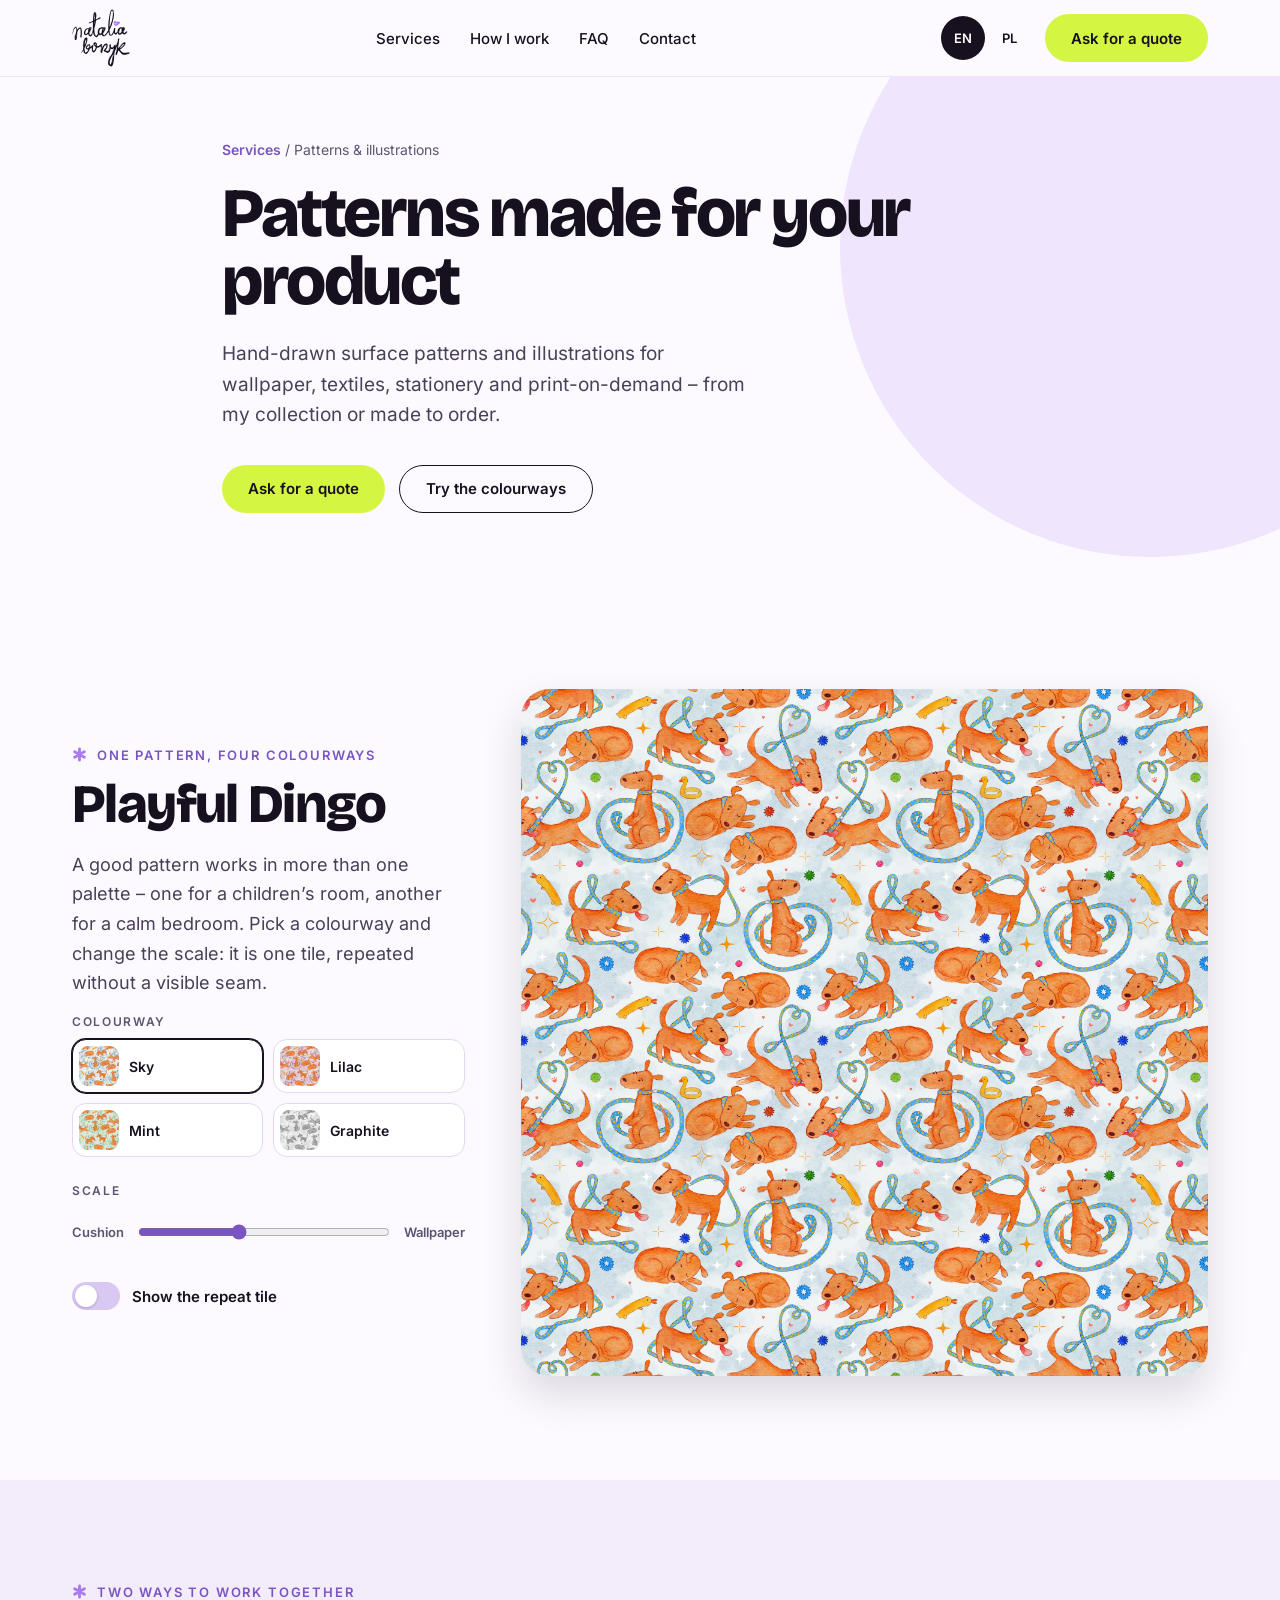
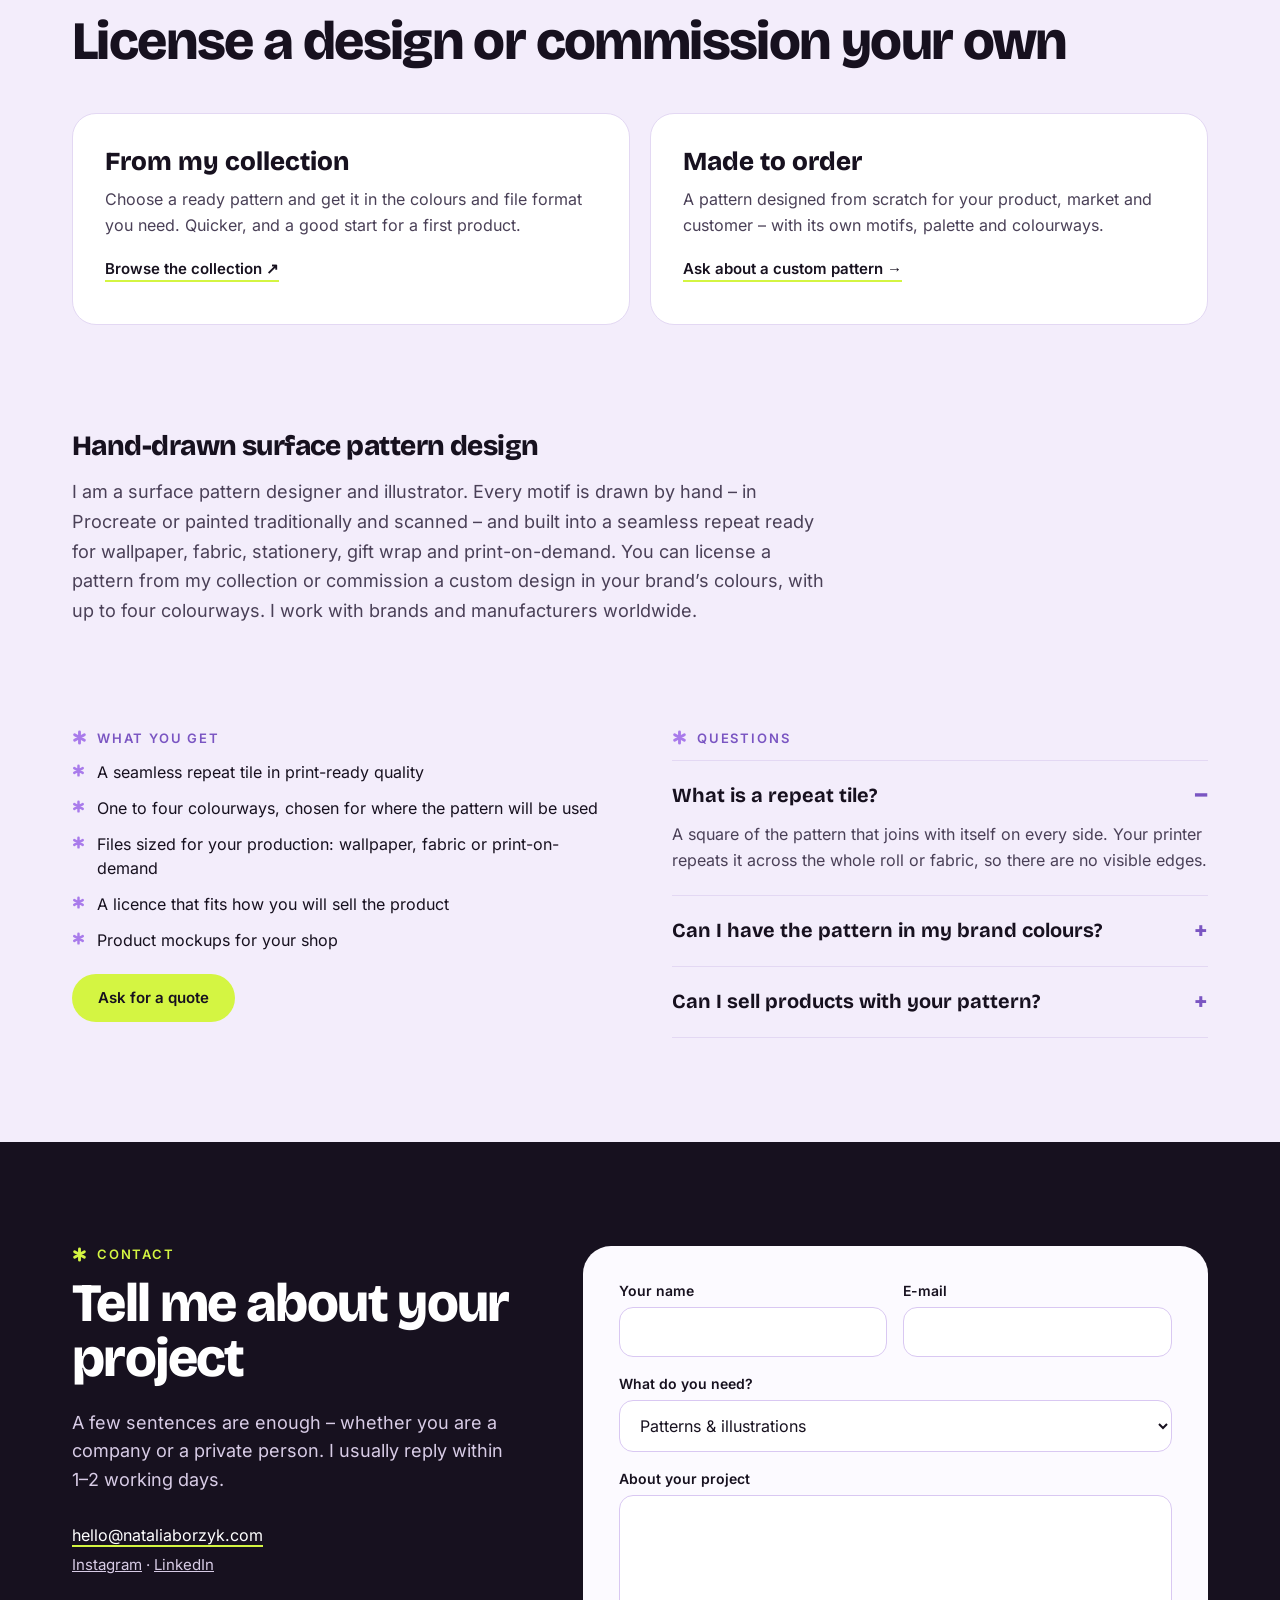
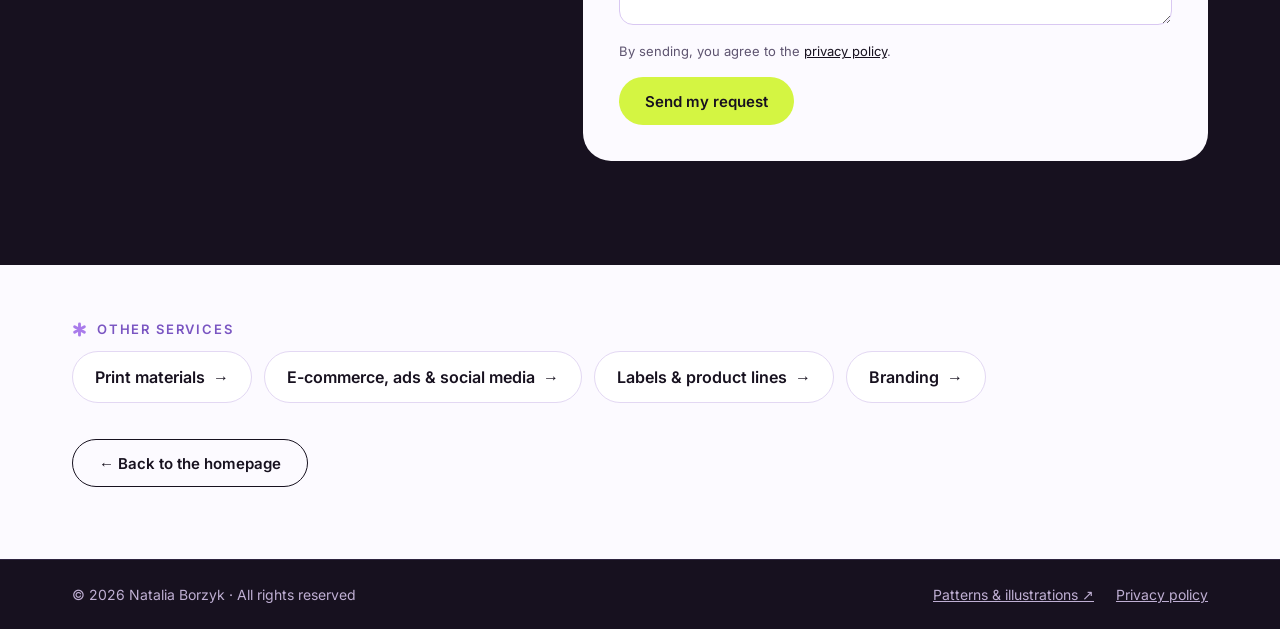
<file: patterns.html>
<!doctype html>
<html lang="en">
<head>
<meta charset="utf-8">
<meta name="robots" content="noindex">
<title>natalia borzyk</title>
<link rel="canonical" href="https://nataliaborzyk.com/illustration.html">
<meta http-equiv="refresh" content="0; url=illustration.html">
<script>location.replace('illustration.html');</script>
</head>
<body><p><a href="illustration.html">Patterns · natalia borzyk →</a></p></body>
</html>
</file>
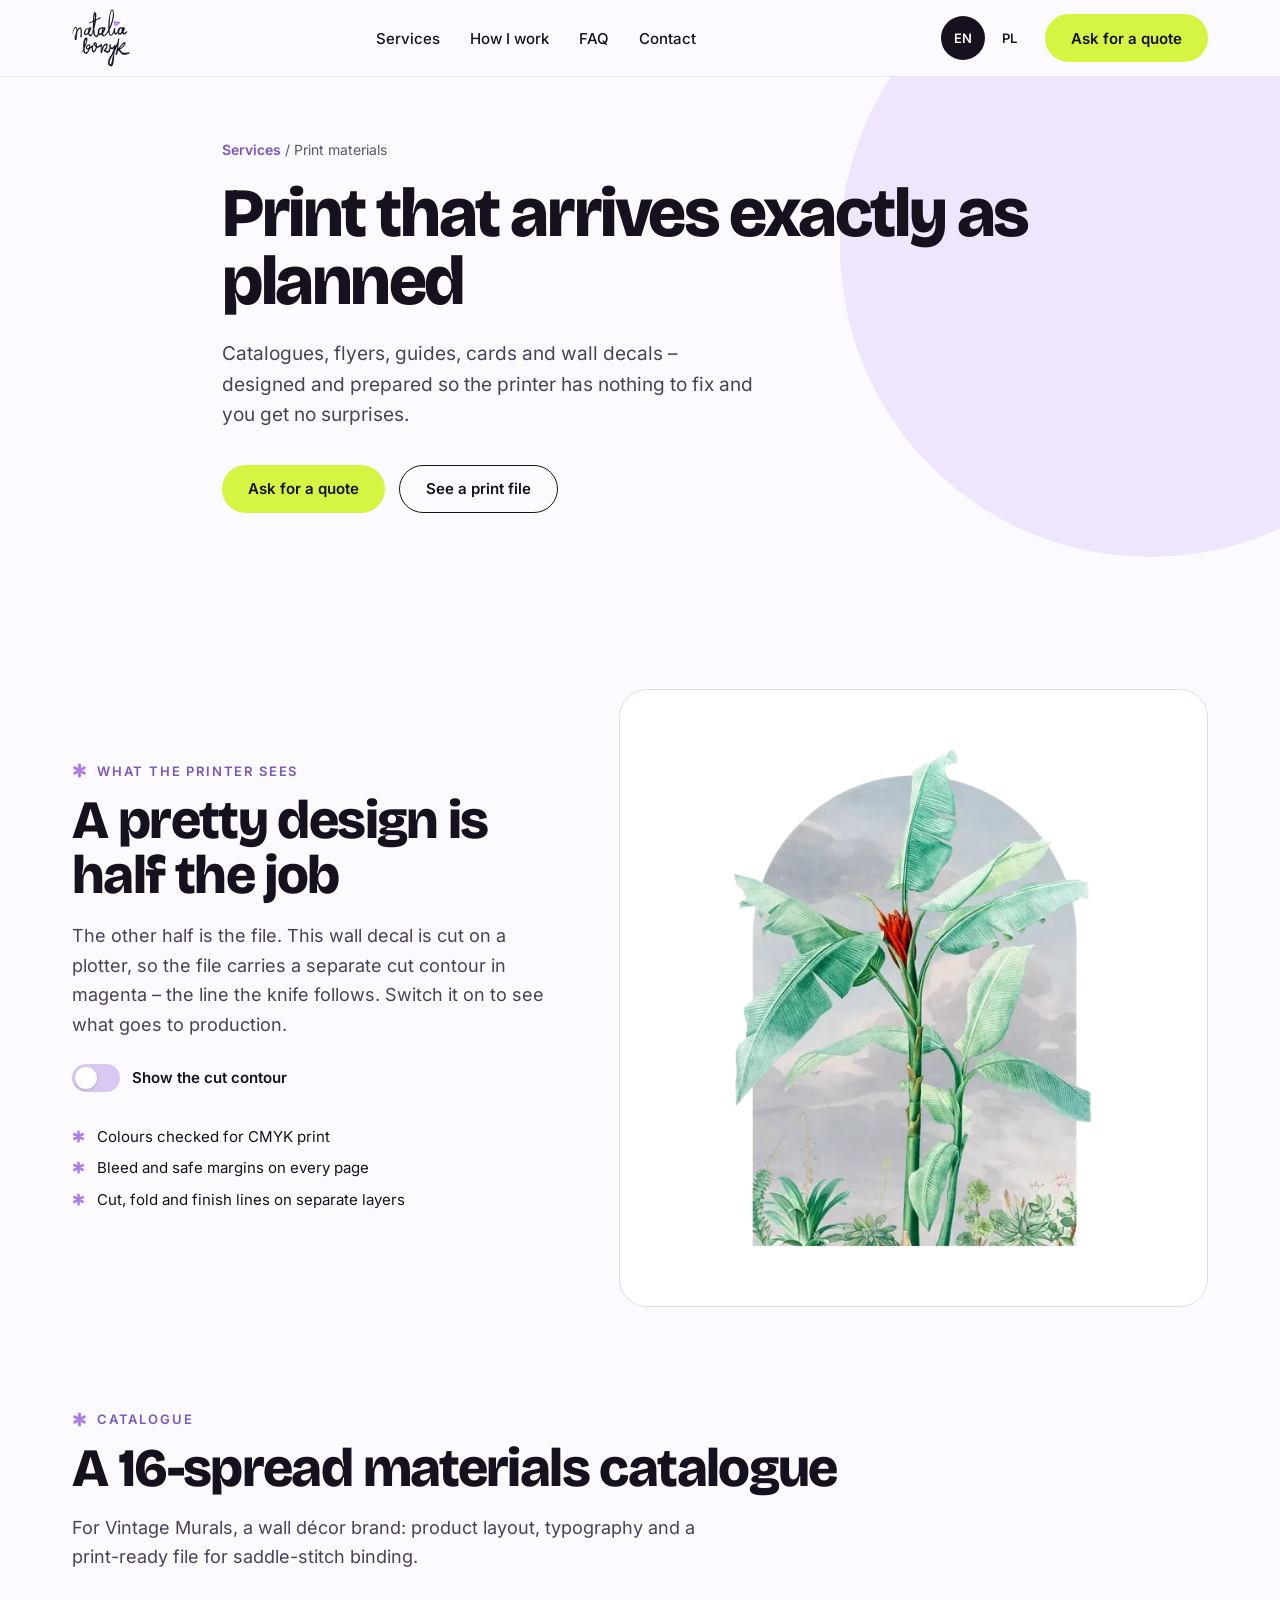
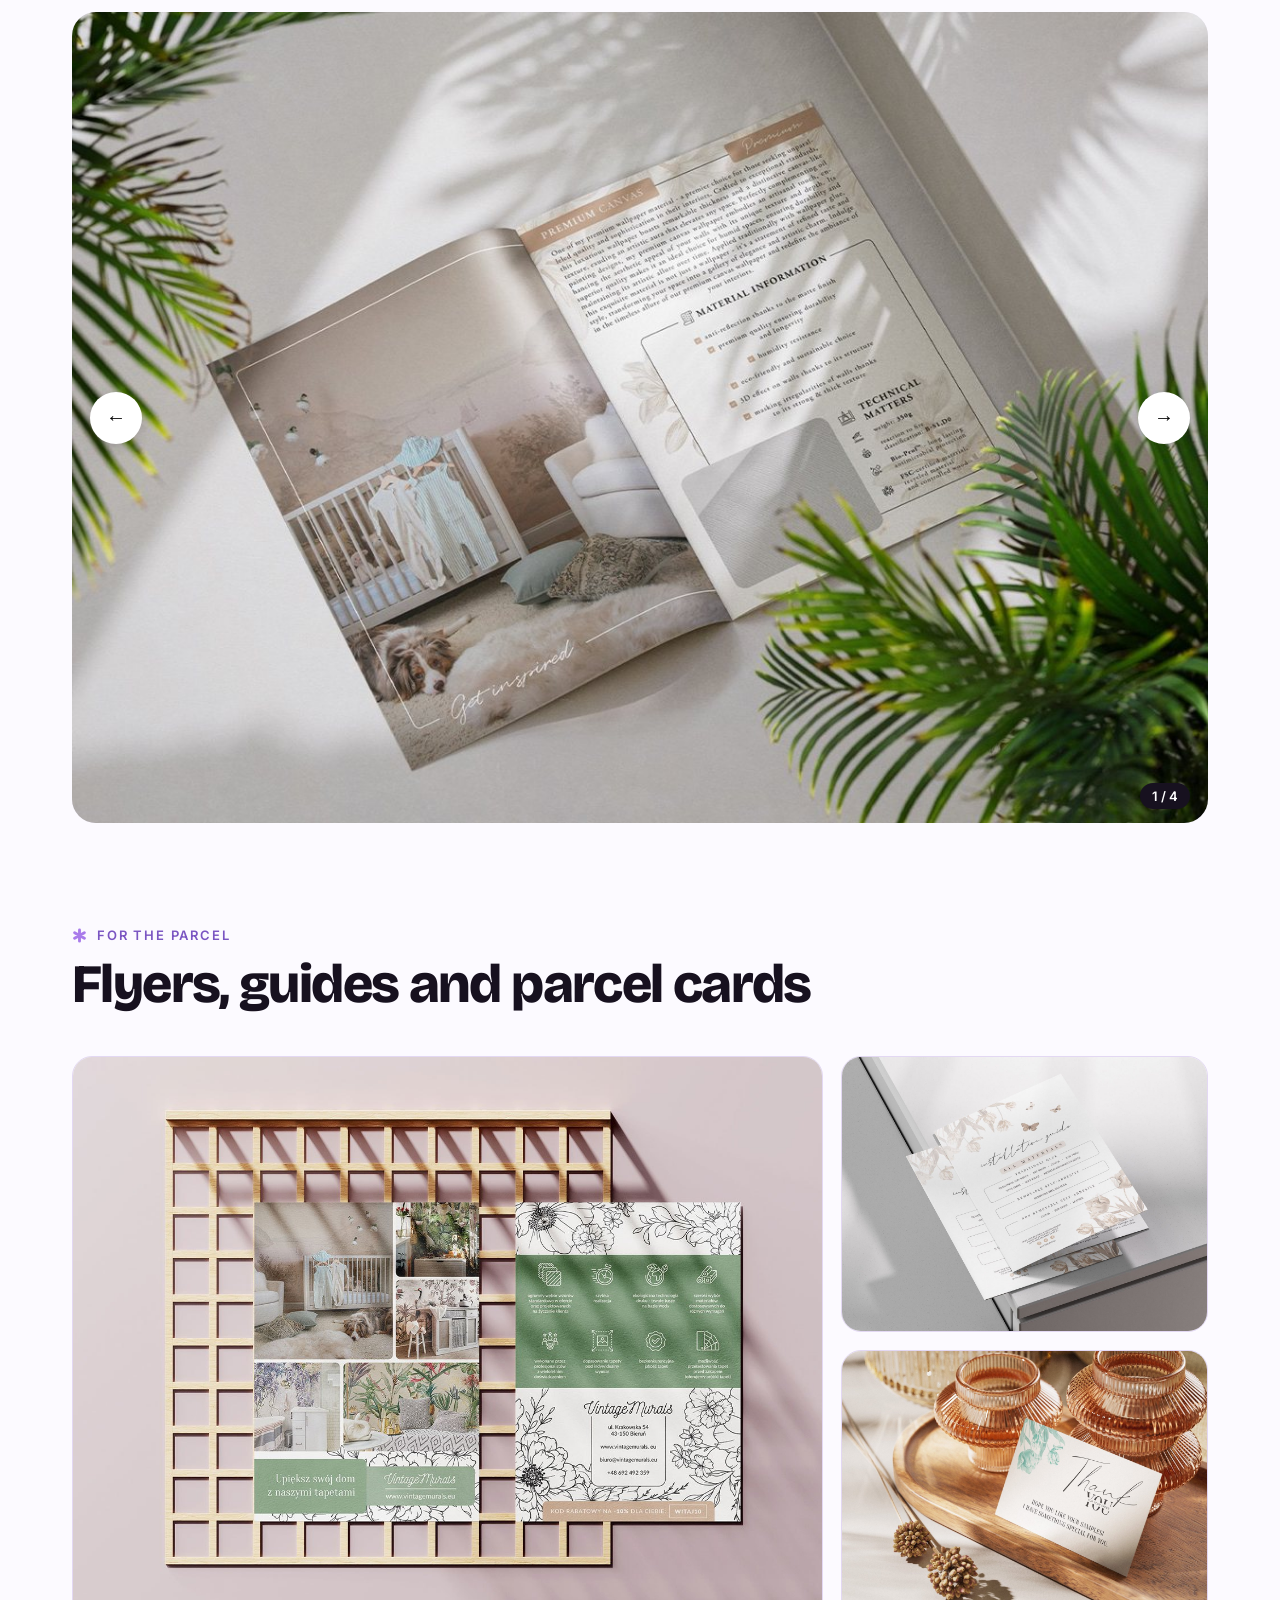
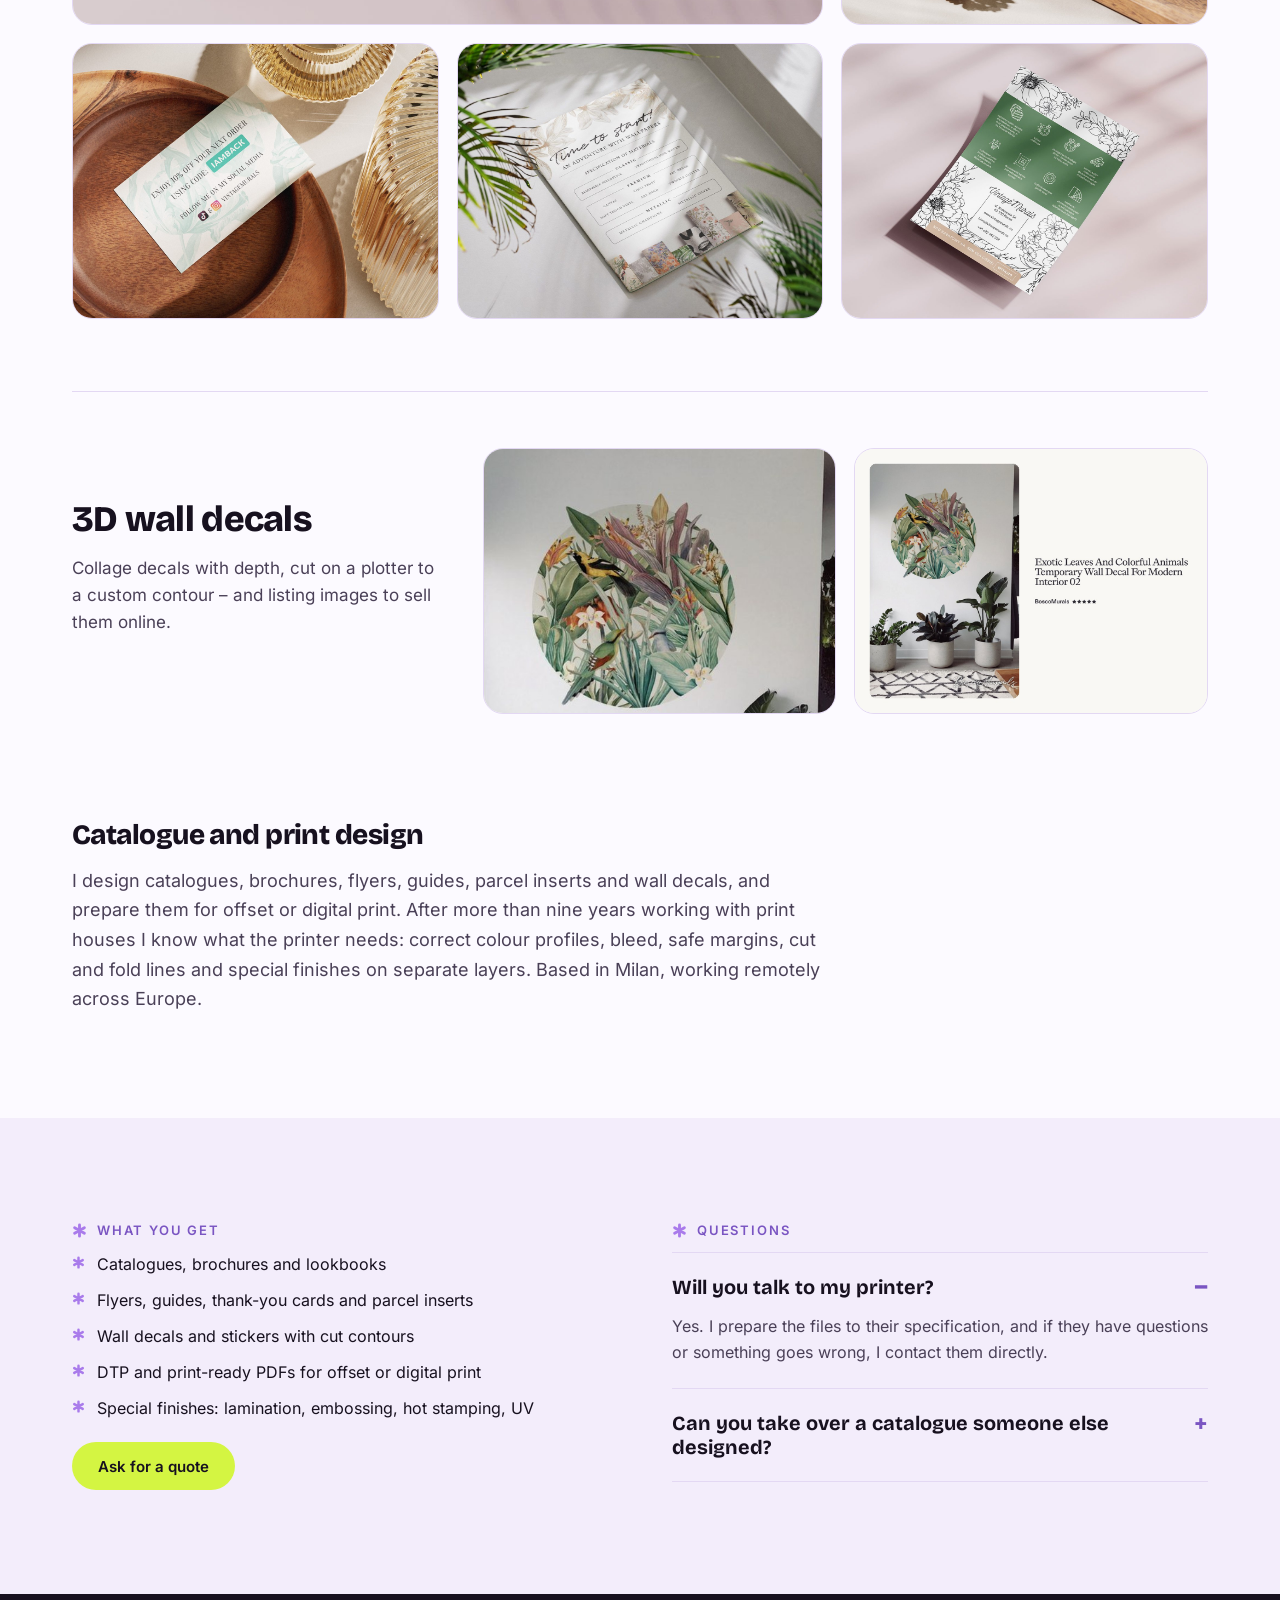
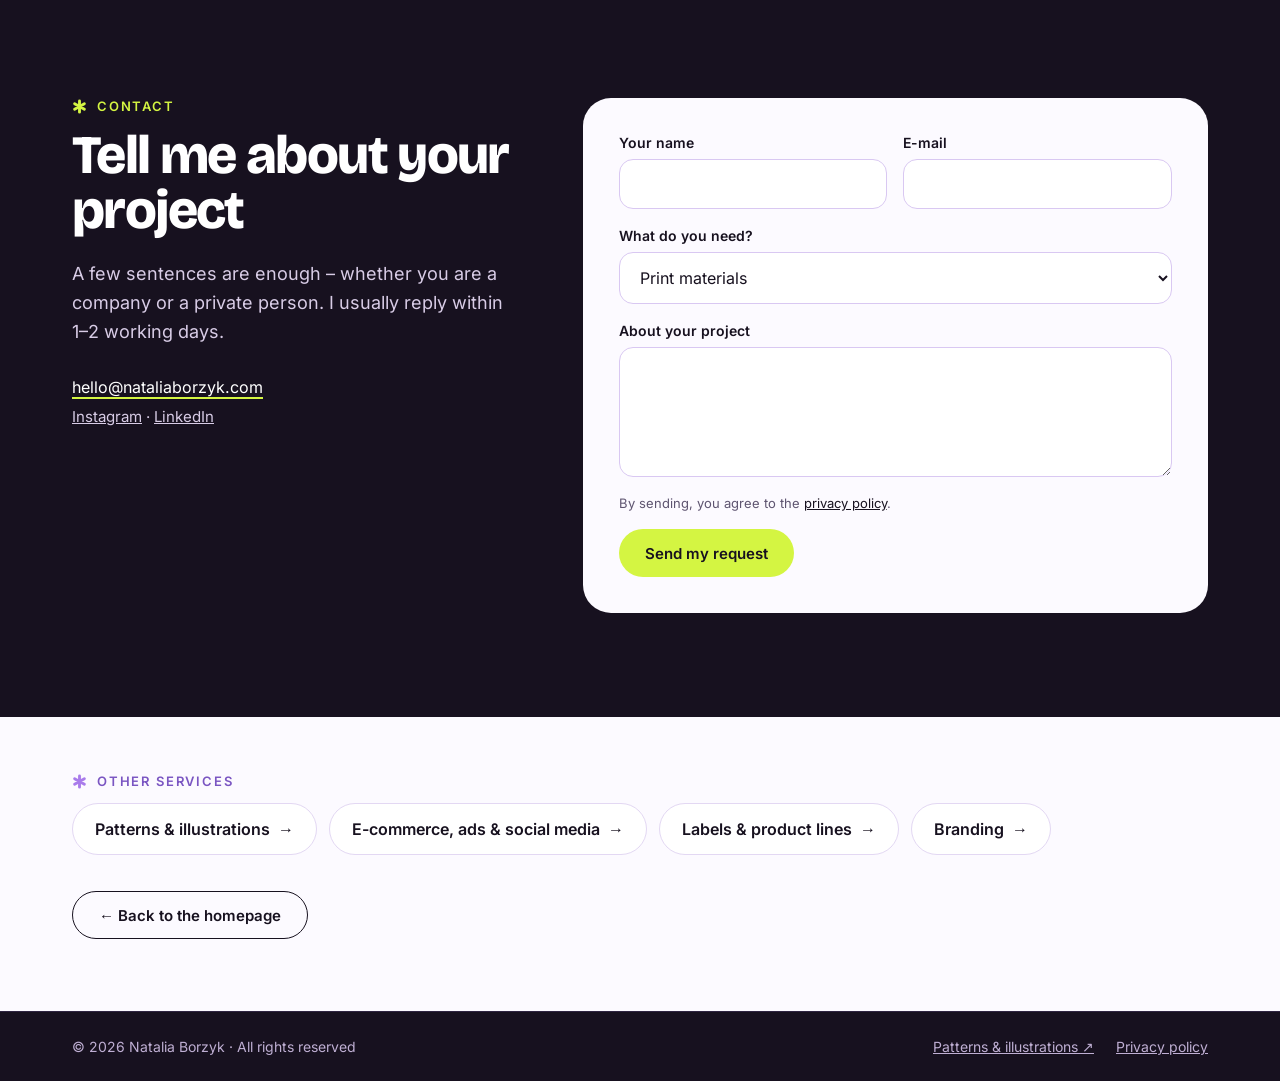
<file: print.html>
<!doctype html>
<html lang="en">
<head>
<meta charset="utf-8">
<meta name="viewport" content="width=device-width, initial-scale=1">
<meta name="robots" content="noai, noimageai">
<title>catalogue, flyer &amp; print design · natalia borzyk</title>
<meta name="description" content="Catalogues, flyers, guides, parcel cards and wall decals – designed and prepared as print-ready files your printer accepts the first time.">
<meta property="og:title" content="catalogue, flyer &amp; print design · natalia borzyk">
<meta property="og:description" content="Catalogues, flyers, guides, parcel cards and wall decals – designed and prepared as print-ready files your printer accepts the first time.">
<link rel="canonical" href="https://nataliaborzyk.com/print.html">
<meta property="og:url" content="https://nataliaborzyk.com/print.html">
<meta property="og:type" content="website">
<meta name="twitter:card" content="summary_large_image">
<meta property="og:image" content="https://nataliaborzyk.com/img/og.jpg">
<link rel="icon" href="favicon.ico">
<link rel="preload" href="fonts/bricolage-latin.woff2" as="font" type="font/woff2" crossorigin>
<link rel="preload" href="fonts/inter-latin.woff2" as="font" type="font/woff2" crossorigin>
<link rel="stylesheet" href="style.css">
<script type="application/ld+json">[{"@context": "https://schema.org", "@type": "ProfessionalService", "name": "Natalia Borzyk – graphic design & illustration", "url": "https://nataliaborzyk.com/", "image": "https://nataliaborzyk.com/img/og.jpg", "email": "hello@nataliaborzyk.com", "description": "Graphic designer and illustrator in Milan: surface patterns, labels, print materials, ad creatives and branding for businesses and private clients.", "address": {"@type": "PostalAddress", "addressLocality": "Milano", "addressCountry": "IT"}, "areaServed": ["Italy", "Poland", "European Union"], "knowsLanguage": ["en", "pl", "it"], "sameAs": ["https://instagram.com/bataljart", "https://www.linkedin.com/in/natalia-borzyk", "https://patterns.nataliaborzyk.com", "https://portfolio.nataliaborzyk.com"], "founder": {"@type": "Person", "name": "Natalia Borzyk", "jobTitle": "Graphic designer & illustrator"}, "hasOfferCatalog": {"@type": "OfferCatalog", "name": "Services", "itemListElement": [{"@type": "Offer", "itemOffered": {"@type": "Service", "name": "Surface pattern design & illustration", "url": "https://nataliaborzyk.com/illustration.html"}}, {"@type": "Offer", "itemOffered": {"@type": "Service", "name": "Print materials & catalogue design", "url": "https://nataliaborzyk.com/print.html"}}, {"@type": "Offer", "itemOffered": {"@type": "Service", "name": "Ad creatives, social media & product images", "url": "https://nataliaborzyk.com/ecommerce.html"}}, {"@type": "Offer", "itemOffered": {"@type": "Service", "name": "Label design & product lines", "url": "https://nataliaborzyk.com/labels.html"}}, {"@type": "Offer", "itemOffered": {"@type": "Service", "name": "Logo design & brand identity", "url": "https://nataliaborzyk.com/branding.html"}}]}}, {"@context": "https://schema.org", "@type": "FAQPage", "mainEntity": [{"@type": "Question", "name": "How much does a project cost?", "acceptedAnswer": {"@type": "Answer", "text": "Every quote is prepared individually, because the price depends on the scope, the number of versions and where the design will be used. Write to me about what you need and I will reply with a quote."}}, {"@type": "Question", "name": "How long does it take?", "acceptedAnswer": {"@type": "Answer", "text": "It depends on the scope of the project. I always confirm the deadline in the quote, before we start."}}, {"@type": "Question", "name": "How many revisions are included?", "acceptedAnswer": {"@type": "Answer", "text": "The number of revision rounds is agreed in the quote, so you know upfront what is included."}}, {"@type": "Question", "name": "What files will I get?", "acceptedAnswer": {"@type": "Answer", "text": "Print-ready PDFs prepared to your printer’s specification, web formats such as JPG and PNG, and editable source files on request."}}, {"@type": "Question", "name": "Do you issue invoices?", "acceptedAnswer": {"@type": "Answer", "text": "Yes. I run a registered business in Italy (Partita IVA) and invoice companies in Poland, Italy and the rest of the EU."}}, {"@type": "Question", "name": "Do we need to meet in person?", "acceptedAnswer": {"@type": "Answer", "text": "No. I work remotely with clients across Europe. E-mails and messages can be in Polish, English or Italian; video calls in Polish or English."}}]}]</script>
</head>
<body>
<header class="top">
  <div class="wrap top-in">
    <a href="index.html" class="logo" aria-label="Natalia Borzyk"><img src="img/logo.svg" alt="Natalia Borzyk" width="58" height="58"></a>
    <nav class="nav" aria-label="Main">
      <a href="index.html#services"><span data-t="n1">Services</span></a>
      <a href="index.html#process"><span data-t="n2">How I work</span></a>
      <a href="index.html#faq"><span data-t="n3">FAQ</span></a>
      <a href="index.html#contact"><span data-t="n4">Contact</span></a>
    </nav>
    <div class="top-right">
      <div class="lang" role="group" aria-label="Language">
        <button type="button" data-set-lang="en" aria-pressed="true">EN</button>
        <button type="button" data-set-lang="pl" aria-pressed="false">PL</button>
      </div>
      <a class="btn btn--lime hide-s" href="index.html#contact"><span data-t="cta">Ask for a quote</span></a>
    </div>
  </div>
</header>

<main>
<section class="sub-hero"><div class="blob blob-a" aria-hidden="true"></div><div class="wrap sub-hero-in">
<p class="crumbs"><a href="index.html#services"><span data-t="cr">Services</span></a> / <span><span data-t="bc">Print materials</span></span></p>
<h1 class="h1 sub-h1"><span data-t="h1">Print that arrives exactly as planned</span></h1>
<p class="lead" data-t="lead">Catalogues, flyers, guides, cards and wall decals – designed and prepared so the printer has nothing to fix and you get no surprises.</p>
<div class="btns"><a class="btn btn--lime" href="#contact"><span data-t="c1">Ask for a quote</span></a><a class="btn btn--line" href="#file"><span data-t="c2">See a print file</span></a></div></div></section><section id="file" class="sec">
<div class="wrap prf">
<div>
<p class="eyebrow"><svg class="ast" aria-hidden="true" viewBox="0 0 24 24" width="15" height="15"><g stroke="#A97BEB" stroke-width="4.6" stroke-linecap="round"><path d="M12 3v18M4.2 7.5l15.6 9M4.2 16.5l15.6-9"/></g></svg> <span data-t="pe">What the printer sees</span></p>
<h2 class="h2" data-t="ph">A pretty design is half the job</h2>
<p class="body" data-t="pl">The other half is the file. This wall decal is cut on a plotter, so the file carries a separate cut contour in magenta – the line the knife follows. Switch it on to see what goes to production.</p>
<label class="switch"><input type="checkbox" data-toggle="decal"><span class="switch-ui" aria-hidden="true"></span><span data-t="pt">Show the cut contour</span></label>
<ul class="svc-list" style="margin-top:26px">
<li><svg class="ast" aria-hidden="true" viewBox="0 0 24 24" width="13" height="13"><g stroke="#A97BEB" stroke-width="4.6" stroke-linecap="round"><path d="M12 3v18M4.2 7.5l15.6 9M4.2 16.5l15.6-9"/></g></svg><span data-t="pc1">Colours checked for CMYK print</span></li>
<li><svg class="ast" aria-hidden="true" viewBox="0 0 24 24" width="13" height="13"><g stroke="#A97BEB" stroke-width="4.6" stroke-linecap="round"><path d="M12 3v18M4.2 7.5l15.6 9M4.2 16.5l15.6-9"/></g></svg><span data-t="pc2">Bleed and safe margins on every page</span></li>
<li><svg class="ast" aria-hidden="true" viewBox="0 0 24 24" width="13" height="13"><g stroke="#A97BEB" stroke-width="4.6" stroke-linecap="round"><path d="M12 3v18M4.2 7.5l15.6 9M4.2 16.5l15.6-9"/></g></svg><span data-t="pc3">Cut, fold and finish lines on separate layers</span></li>
</ul>
</div>
<div class="decal" id="decal"><div class="decal-in"><img src="img/decal-art.webp" alt="Wall decal design"><img class="decal-cut" src="img/decal-cut.png" alt=""></div></div>
</div></section>

<section class="sec sec--top0"><div class="wrap">
<p class="eyebrow"><svg class="ast" aria-hidden="true" viewBox="0 0 24 24" width="15" height="15"><g stroke="#A97BEB" stroke-width="4.6" stroke-linecap="round"><path d="M12 3v18M4.2 7.5l15.6 9M4.2 16.5l15.6-9"/></g></svg> <span data-t="ke">Catalogue</span></p>
<h2 class="h2" data-t="kh">A 16-spread materials catalogue</h2>
<p class="intro" data-t="kl">For Vintage Murals, a wall décor brand: product layout, typography and a print-ready file for saddle-stitch binding.</p>
<div class="slider" data-slider><div class="slides">
<figure><img src="img/catalogue-main.jpg" alt="Printed wallpaper catalogue for Vintage Murals" loading="lazy"></figure><figure><img src="img/catalogue-book-2.jpg" alt="Wallpaper materials catalogue, Time to start page" loading="lazy"></figure><figure><img src="img/catalogue-book-1.jpg" alt="Wallpaper catalogue spread with interior photos" loading="lazy"></figure><figure><img src="img/catalogue-book-3.jpg" alt="Open wall décor catalogue spread" loading="lazy"></figure>
</div><button type="button" class="sl-btn sl-prev" aria-label="Previous">←</button><button type="button" class="sl-btn sl-next" aria-label="Next">→</button><p class="sl-count"></p></div>
</div></section>

<section class="sec sec--top0"><div class="wrap">
<p class="eyebrow"><svg class="ast" aria-hidden="true" viewBox="0 0 24 24" width="15" height="15"><g stroke="#A97BEB" stroke-width="4.6" stroke-linecap="round"><path d="M12 3v18M4.2 7.5l15.6 9M4.2 16.5l15.6-9"/></g></svg> <span data-t="pce">For the parcel</span></p>
<h2 class="h2 mb" data-t="chh">Flyers, guides and parcel cards</h2>
<div class="gal">
<figure class="g-wide"><img src="img/catalogue-flyer-1.jpg" alt="Folded flyer for a wallpaper brand" loading="lazy"></figure>
<figure><img src="img/catalogue-guide-1.jpg" alt="Wallpaper installation guide, printed" loading="lazy"></figure>
<figure><img src="img/catalogue-cards-1.jpg" alt="Thank-you parcel cards for a wall décor brand" loading="lazy"></figure>
<figure><img src="img/catalogue-cards-2.jpg" alt="Printed parcel insert cards" loading="lazy"></figure>
<figure><img src="img/print.jpg" alt="Flyer, guide and parcel cards for a wall décor brand" loading="lazy"></figure>
<figure><img src="img/catalogue-flyer-2.jpg" alt="Wallpaper brand flyer with line-art flowers" loading="lazy"></figure>
</div>
<div class="case-mini">
<div><h3 class="svc-h" data-t="dh">3D wall decals</h3><p class="svc-lead" data-t="dl">Collage decals with depth, cut on a plotter to a custom contour – and listing images to sell them online.</p></div>
<div class="gal gal--2"><figure><img src="img/decals.jpg" alt="3D collage wall decal cut on a plotter" loading="lazy"></figure><figure><img src="img/decals-etsy.jpg" alt="Listing image for 3D wall decals" loading="lazy"></figure></div>
</div>
</div></section>
<section class="sec sec--top0 seo-about"><div class="wrap"><h2 class="seo-h" data-t="sxh">Catalogue and print design</h2><p class="body" data-t="sxp">I design catalogues, brochures, flyers, guides, parcel inserts and wall decals, and prepare them for offset or digital print. After more than nine years working with print houses I know what the printer needs: correct colour profiles, bleed, safe margins, cut and fold lines and special finishes on separate layers. Based in Milan, working remotely across Europe.</p></div></section><section class="sec sec--lilac"><div class="wrap sub-details">
<div><p class="eyebrow"><svg class="ast" aria-hidden="true" viewBox="0 0 24 24" width="15" height="15"><g stroke="#A97BEB" stroke-width="4.6" stroke-linecap="round"><path d="M12 3v18M4.2 7.5l15.6 9M4.2 16.5l15.6-9"/></g></svg> <span data-t="de">What you get</span></p><ul class="svc-list big-list"><li><svg class="ast" aria-hidden="true" viewBox="0 0 24 24" width="13" height="13"><g stroke="#A97BEB" stroke-width="4.6" stroke-linecap="round"><path d="M12 3v18M4.2 7.5l15.6 9M4.2 16.5l15.6-9"/></g></svg><span data-t="wg0">Catalogues, brochures and lookbooks</span></li><li><svg class="ast" aria-hidden="true" viewBox="0 0 24 24" width="13" height="13"><g stroke="#A97BEB" stroke-width="4.6" stroke-linecap="round"><path d="M12 3v18M4.2 7.5l15.6 9M4.2 16.5l15.6-9"/></g></svg><span data-t="wg1">Flyers, guides, thank-you cards and parcel inserts</span></li><li><svg class="ast" aria-hidden="true" viewBox="0 0 24 24" width="13" height="13"><g stroke="#A97BEB" stroke-width="4.6" stroke-linecap="round"><path d="M12 3v18M4.2 7.5l15.6 9M4.2 16.5l15.6-9"/></g></svg><span data-t="wg2">Wall decals and stickers with cut contours</span></li><li><svg class="ast" aria-hidden="true" viewBox="0 0 24 24" width="13" height="13"><g stroke="#A97BEB" stroke-width="4.6" stroke-linecap="round"><path d="M12 3v18M4.2 7.5l15.6 9M4.2 16.5l15.6-9"/></g></svg><span data-t="wg3">DTP and print-ready PDFs for offset or digital print</span></li><li><svg class="ast" aria-hidden="true" viewBox="0 0 24 24" width="13" height="13"><g stroke="#A97BEB" stroke-width="4.6" stroke-linecap="round"><path d="M12 3v18M4.2 7.5l15.6 9M4.2 16.5l15.6-9"/></g></svg><span data-t="wg4">Special finishes: lamination, embossing, hot stamping, UV</span></li></ul>
<a class="btn btn--lime" href="#contact"><span data-t="dq">Ask for a quote</span></a></div>
<div><p class="eyebrow"><svg class="ast" aria-hidden="true" viewBox="0 0 24 24" width="15" height="15"><g stroke="#A97BEB" stroke-width="4.6" stroke-linecap="round"><path d="M12 3v18M4.2 7.5l15.6 9M4.2 16.5l15.6-9"/></g></svg> <span data-t="fe">Questions</span></p><details open><summary><span data-t="fq0">Will you talk to my printer?</span></summary><p data-t="fa0">Yes. I prepare the files to their specification, and if they have questions or something goes wrong, I contact them directly.</p></details><details class=last><summary><span data-t="fq1">Can you take over a catalogue someone else designed?</span></summary><p data-t="fa1">Yes. Send me the open files and I will update or extend them in the same style.</p></details></div></div></section><section id="contact" class="sec sec--dark">
  <div class="wrap contact-grid">
    <div>
      <p class="eyebrow eyebrow--lime"><svg class="ast" aria-hidden="true" viewBox="0 0 24 24" width="15" height="15"><g stroke="#D4F542" stroke-width="4.6" stroke-linecap="round"><path d="M12 3v18M4.2 7.5l15.6 9M4.2 16.5l15.6-9"/></g></svg> <span data-t="ce">Contact</span></p>
      <h2 class="h2 mb-s light" data-t="ch">Tell me about your project</h2>
      <p class="contact-lead" data-t="cl">A few sentences are enough – whether you are a company or a private person. I usually reply within 1–2 working days.</p>
      <p class="mail"><a href="mailto:hello@nataliaborzyk.com">hello@nataliaborzyk.com</a></p>
      <p class="soc"><a href="https://instagram.com/bataljart" target="_blank" rel="noopener">Instagram</a> · <a href="https://www.linkedin.com/in/natalia-borzyk" target="_blank" rel="noopener">LinkedIn</a></p>
    </div>
    <div class="form-card">
      <form id="contact-form" action="https://formspree.io/f/xpqyvqjb" method="POST">
        <div class="two">
          <label class="field"><span data-t="fn">Your name</span><input type="text" name="name" required autocomplete="name"></label>
          <label class="field">E-mail<input type="email" name="email" required autocomplete="email"></label>
        </div>
        <label class="field"><span data-t="fs">What do you need?</span><select name="service"><option data-t="o1">Patterns &amp; illustrations</option><option data-t="o2" selected>Print materials</option><option data-t="o3">E-commerce, ads &amp; social media</option><option data-t="o4">Labels &amp; product lines</option><option data-t="o5">Branding</option><option data-t="o6">Something else</option></select></label>
        <label class="field"><span data-t="fm">About your project</span><textarea name="message" rows="5" required></textarea></label>
        <p class="consent"><span data-t="fc">By sending, you agree to the</span> <a href="privacy-policy.html"><span data-t="fp">privacy policy</span></a>.</p>
        <button type="submit" class="btn btn--lime"><span data-t="fb">Send my request</span></button>
      </form>
      <p class="form-ok" id="form-ok" hidden><span data-t="fok">Thank you! Your message is on its way – I’ll get back to you within 1–2 working days.</span></p>
      <p class="form-err" id="form-err" hidden><span data-t="fer">Something went wrong. Please write to hello@nataliaborzyk.com.</span></p>
    </div>
  </div>
</section>
<section class="others"><div class="wrap"><p class="eyebrow"><svg class="ast" aria-hidden="true" viewBox="0 0 24 24" width="15" height="15"><g stroke="#A97BEB" stroke-width="4.6" stroke-linecap="round"><path d="M12 3v18M4.2 7.5l15.6 9M4.2 16.5l15.6-9"/></g></svg> <span data-t="oe">Other services</span></p><div class="others-row"><a class="other" href="illustration.html"><span data-t="ot0">Patterns &amp; illustrations</span> <span aria-hidden="true">→</span></a><a class="other" href="ecommerce.html"><span data-t="ot2">E-commerce, ads &amp; social media</span> <span aria-hidden="true">→</span></a><a class="other" href="labels.html"><span data-t="ot3">Labels &amp; product lines</span> <span aria-hidden="true">→</span></a><a class="other" href="branding.html"><span data-t="ot4">Branding</span> <span aria-hidden="true">→</span></a></div><a class="btn btn--line back-home" href="index.html"><span aria-hidden="true">←</span>&nbsp;<span data-t="bh">Back to the homepage</span></a></div></section></main>
<footer class="foot">
  <div class="wrap foot-in">
    <p>© 2026 Natalia Borzyk · <span data-t="rights">All rights reserved</span></p>
    <p class="foot-links"><a href="https://patterns.nataliaborzyk.com"><span data-t="fl1">Patterns &amp; illustrations ↗</span></a><a href="privacy-policy.html"><span data-t="fl2">Privacy policy</span></a></p>
  </div>
</footer>
<script>
window.PL={
"h1": "Druk, który wychodzi dokładnie tak, jak miał",
"lead": "Katalogi, ulotki, instrukcje, kartki i naklejki ścienne – zaprojektowane i przygotowane tak, żeby drukarnia nie musiała niczego poprawiać, a Ty nie miała żadnych niespodzianek.",
"c1": "Zapytaj o wycenę",
"c2": "Zobacz plik do druku",
"pe": "Co widzi drukarnia",
"ph": "Ładny projekt to połowa pracy",
"pl": "Druga połowa to plik. Ta naklejka ścienna jest wycinana na ploterze, więc plik ma osobną linię cięcia w kolorze magenta – po niej idzie nóż. Włącz ją i zobacz, co trafia do produkcji.",
"pt": "Pokaż linię cięcia",
"pc1": "Kolory sprawdzone pod druk CMYK",
"pc2": "Spady i marginesy bezpieczeństwa na każdej stronie",
"pc3": "Linie cięcia, bigowania i uszlachetnień na osobnych warstwach",
"ke": "Katalog",
"kh": "Katalog materiałów – 16 rozkładówek",
"kl": "Dla Vintage Murals, marki z dekoracjami ściennymi: układ produktów, typografia i plik gotowy do druku z oprawą zszywaną.",
"pce": "Do paczki",
"chh": "Ulotki, instrukcje i kartki do paczek",
"dh": "Naklejki z efektem 3D",
"dl": "Naklejki-kolaże z efektem głębi, wycinane na ploterze po indywidualnym konturze – razem ze zdjęciami do ofert w sklepie internetowym.",
"bc": "Materiały drukowane",
"cr": "Oferta",
"wg0": "Katalogi, broszury i lookbooki",
"wg1": "Ulotki, instrukcje, kartki z podziękowaniem i wkładki do paczek",
"wg2": "Naklejki ścienne i naklejki z linią cięcia",
"wg3": "DTP i pliki PDF gotowe do druku offsetowego lub cyfrowego",
"wg4": "Uszlachetnienia: laminowanie, tłoczenie, hot stamping, lakier UV",
"fq0": "Czy dogadasz się z moją drukarnią?",
"fa0": "Tak. Przygotowuję pliki według ich wymagań, a jeśli drukarnia ma pytania albo coś pójdzie nie tak, kontaktuję się z nią bezpośrednio.",
"fq1": "Czy przejmiesz katalog zaprojektowany przez kogoś innego?",
"fa1": "Tak. Wyślij mi otwarte pliki, a zaktualizuję je albo rozbuduję w tym samym stylu.",
"sxh": "Projektowanie katalogów i materiałów do druku",
"sxp": "Projektuję katalogi, broszury, ulotki, instrukcje, wkładki do paczek i naklejki ścienne oraz przygotowuję je do druku offsetowego lub cyfrowego. Po ponad dziewięciu latach pracy z drukarniami wiem, czego potrzebuje drukarz: właściwych profili kolorów, spadów, marginesów bezpieczeństwa, linii cięcia i bigowania oraz uszlachetnień na osobnych warstwach. Pracuję z Mediolanu, zdalnie dla klientów z całej Europy.",
"de": "Co dostajesz",
"dq": "Zapytaj o wycenę",
"fe": "Pytania",
"ot0": "Wzory i ilustracje",
"ot2": "E-commerce, reklamy i social media",
"ot3": "Etykiety i linie produktów",
"ot4": "Branding",
"oe": "Pozostałe usługi",
"bh": "Wróć na stronę główną",
"__title": "projektowanie katalogów, ulotek i materiałów do druku · natalia borzyk",
"n1": "Oferta",
"n2": "Jak pracuję",
"n3": "FAQ",
"n4": "Kontakt",
"cta": "Zapytaj o wycenę",
"ce": "Kontakt",
"ch": "Opowiedz mi o swoim projekcie",
"cl": "Wystarczy kilka zdań – niezależnie od tego, czy jesteś firmą, czy osobą prywatną. Zwykle odpowiadam w ciągu 1–2 dni roboczych.",
"fn": "Imię i nazwisko",
"fs": "Czego potrzebujesz?",
"o1": "Wzory i ilustracje",
"o2": "Materiały drukowane",
"o3": "E-commerce, reklamy i social media",
"o4": "Etykiety i linie produktów",
"o5": "Branding",
"o6": "Coś innego",
"fm": "Kilka słów o projekcie",
"fc": "Wysyłając wiadomość, akceptujesz",
"fp": "politykę prywatności",
"fb": "Wyślij zapytanie",
"fok": "Dziękuję! Twoja wiadomość już do mnie leci – odezwę się w ciągu 1–2 dni roboczych.",
"fer": "Coś poszło nie tak. Napisz proszę na hello@nataliaborzyk.com.",
"rights": "Wszelkie prawa zastrzeżone",
"fl1": "Wzory i ilustracje ↗",
"fl2": "Polityka prywatności"
};
</script>
<script src="site.js"></script>
</body>
</html>
</file>
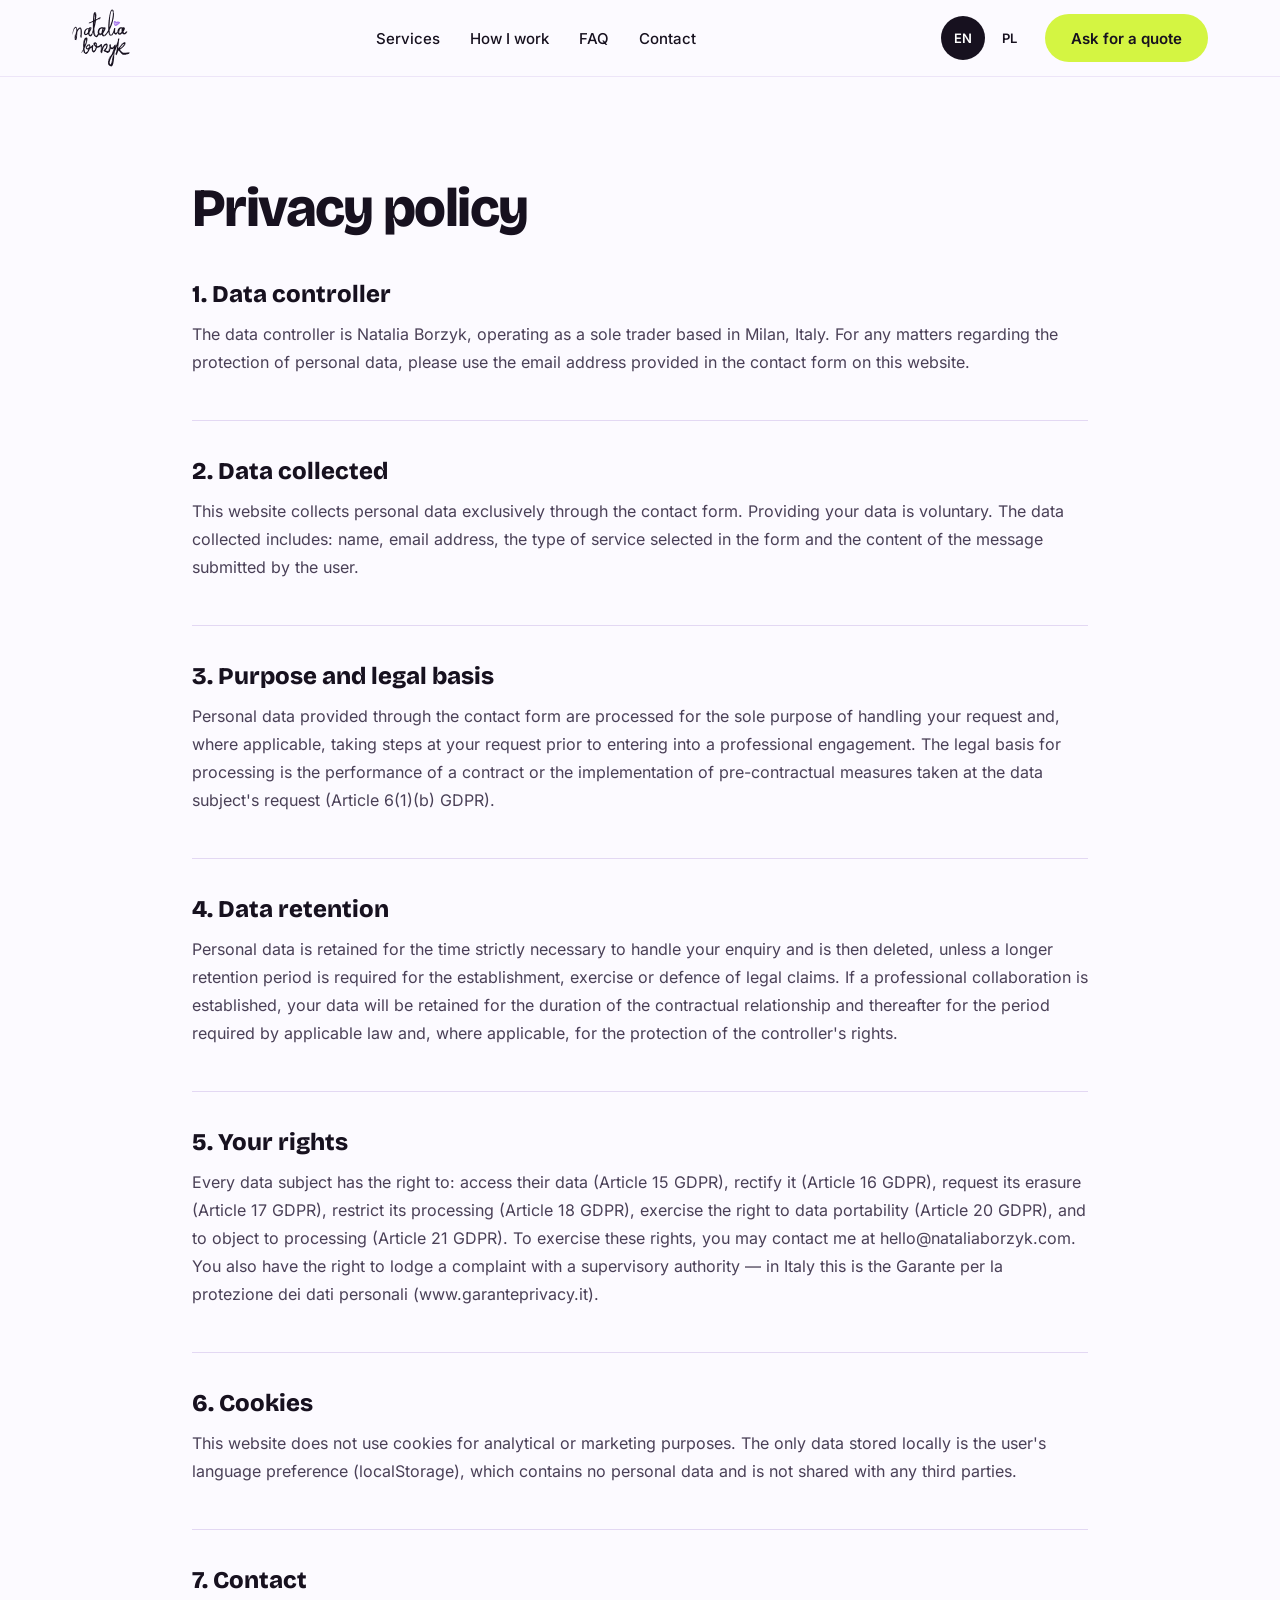
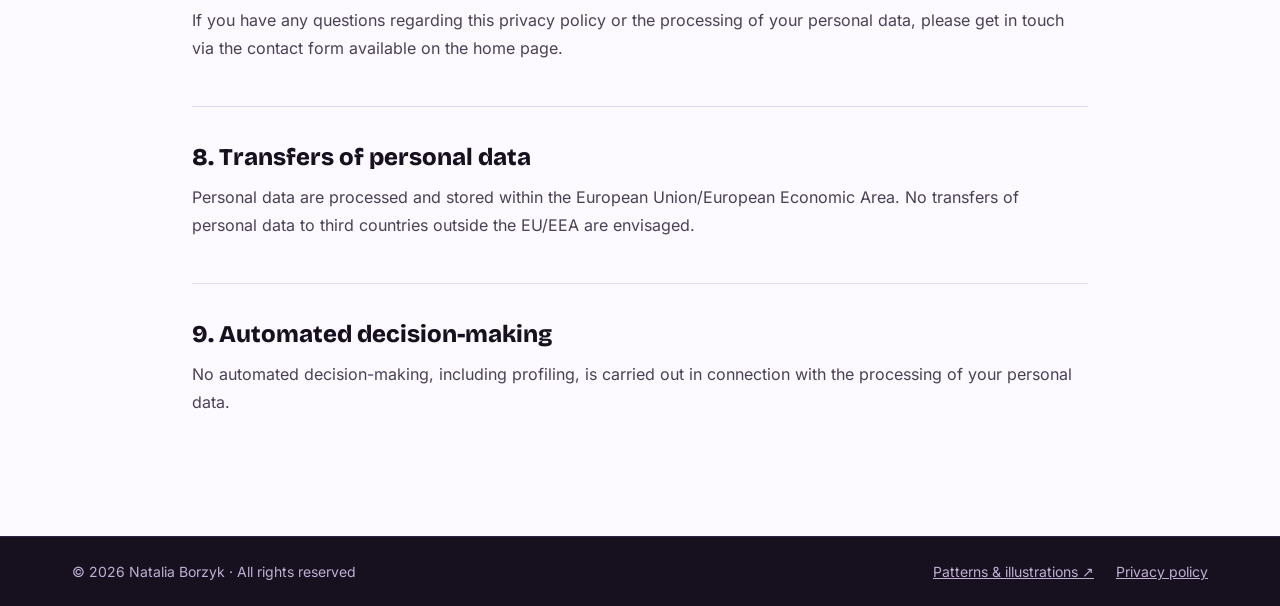
<file: privacy-policy.html>
<!doctype html>
<html lang="en">
<head>
<meta charset="utf-8">
<meta name="viewport" content="width=device-width, initial-scale=1">
<meta name="robots" content="noai, noimageai">
<title>privacy policy · natalia borzyk</title>
<meta name="description" content="How personal data sent through the contact form on nataliaborzyk.com is processed.">
<meta property="og:title" content="privacy policy · natalia borzyk">
<meta property="og:description" content="How personal data sent through the contact form on nataliaborzyk.com is processed.">
<link rel="canonical" href="https://nataliaborzyk.com/privacy-policy.html">
<meta property="og:url" content="https://nataliaborzyk.com/privacy-policy.html">
<meta property="og:type" content="website">
<meta name="twitter:card" content="summary_large_image">
<meta property="og:image" content="https://nataliaborzyk.com/img/og.jpg">
<link rel="icon" href="favicon.ico">
<link rel="preload" href="fonts/bricolage-latin.woff2" as="font" type="font/woff2" crossorigin>
<link rel="preload" href="fonts/inter-latin.woff2" as="font" type="font/woff2" crossorigin>
<link rel="stylesheet" href="style.css">
</head>
<body>
<header class="top">
  <div class="wrap top-in">
    <a href="index.html#top" class="logo" aria-label="Natalia Borzyk"><img src="img/logo.svg" alt="Natalia Borzyk" width="58" height="58"></a>
    <nav class="nav" aria-label="Main">
      <a href="index.html#services"><span data-t="n1">Services</span></a>
      <a href="index.html#process"><span data-t="n2">How I work</span></a>
      <a href="index.html#faq"><span data-t="n3">FAQ</span></a>
      <a href="index.html#contact"><span data-t="n4">Contact</span></a>
    </nav>
    <div class="top-right">
      <div class="lang" role="group" aria-label="Language">
        <button type="button" data-set-lang="en" aria-pressed="true">EN</button>
        <button type="button" data-set-lang="pl" aria-pressed="false">PL</button>
      </div>
      <a class="btn btn--lime hide-s" href="index.html#contact"><span data-t="cta">Ask for a quote</span></a>
    </div>
  </div>
</header>

<main class="sec">
  <div class="wrap narrow policy">
    <h1 class="h2 mb" data-t="pt">Privacy policy</h1>
    <h2 data-t="h0">1. Data controller</h2>
<p data-t="p0">The data controller is Natalia Borzyk, operating as a sole trader based in Milan, Italy. For any matters regarding the protection of personal data, please use the email address provided in the contact form on this website.</p>
<h2 data-t="h1">2. Data collected</h2>
<p data-t="p1">This website collects personal data exclusively through the contact form. Providing your data is voluntary. The data collected includes: name, email address, the type of service selected in the form and the content of the message submitted by the user.</p>
<h2 data-t="h2">3. Purpose and legal basis</h2>
<p data-t="p2">Personal data provided through the contact form are processed for the sole purpose of handling your request and, where applicable, taking steps at your request prior to entering into a professional engagement. The legal basis for processing is the performance of a contract or the implementation of pre-contractual measures taken at the data subject's request (Article 6(1)(b) GDPR).</p>
<h2 data-t="h3">4. Data retention</h2>
<p data-t="p3">Personal data is retained for the time strictly necessary to handle your enquiry and is then deleted, unless a longer retention period is required for the establishment, exercise or defence of legal claims. If a professional collaboration is established, your data will be retained for the duration of the contractual relationship and thereafter for the period required by applicable law and, where applicable, for the protection of the controller's rights.</p>
<h2 data-t="h4">5. Your rights</h2>
<p data-t="p4">Every data subject has the right to: access their data (Article 15 GDPR), rectify it (Article 16 GDPR), request its erasure (Article 17 GDPR), restrict its processing (Article 18 GDPR), exercise the right to data portability (Article 20 GDPR), and to object to processing (Article 21 GDPR). To exercise these rights, you may contact me at hello@nataliaborzyk.com. You also have the right to lodge a complaint with a supervisory authority — in Italy this is the Garante per la protezione dei dati personali (www.garanteprivacy.it).</p>
<h2 data-t="h5">6. Cookies</h2>
<p data-t="p5">This website does not use cookies for analytical or marketing purposes. The only data stored locally is the user's language preference (localStorage), which contains no personal data and is not shared with any third parties.</p>
<h2 data-t="h6">7. Contact</h2>
<p data-t="p6">If you have any questions regarding this privacy policy or the processing of your personal data, please get in touch via the contact form available on the home page.</p>
<h2 data-t="h7">8. Transfers of personal data</h2>
<p data-t="p7">Personal data are processed and stored within the European Union/European Economic Area. No transfers of personal data to third countries outside the EU/EEA are envisaged.</p>
<h2 data-t="h8">9. Automated decision-making</h2>
<p data-t="p8">No automated decision-making, including profiling, is carried out in connection with the processing of your personal data.</p>
  </div>
</main>
<footer class="foot">
  <div class="wrap foot-in">
    <p>© 2026 Natalia Borzyk · <span data-t="rights">All rights reserved</span></p>
    <p class="foot-links"><a href="https://patterns.nataliaborzyk.com"><span data-t="fl1">Patterns &amp; illustrations ↗</span></a><a href="privacy-policy.html"><span data-t="fl2">Privacy policy</span></a></p>
  </div>
</footer>
<script>
window.PL={
"__title": "polityka prywatności · natalia borzyk",
"h0": "1. Administrator danych",
"p0": "Administratorem danych osobowych jest Natalia Borzyk, prowadząca jednoosobową działalność gospodarczą z siedzibą w Mediolanie, Włochy. W sprawach dotyczących ochrony danych osobowych można się kontaktować pod adresem e-mail podanym w formularzu kontaktowym na stronie.",
"h1": "2. Zakres zbieranych danych",
"p1": "Strona zbiera dane osobowe wyłącznie za pośrednictwem formularza kontaktowego. Podanie danych jest dobrowolne. Zakres zbieranych danych obejmuje: imię i nazwisko, adres e-mail, rodzaj usługi wybrany w formularzu oraz treść wiadomości przesłanej przez użytkownika.",
"h2": "3. Cel i podstawa przetwarzania",
"p2": "Dane osobowe przekazane za pośrednictwem formularza kontaktowego są przetwarzane wyłącznie w celu obsługi przesłanego zapytania oraz, w stosownych przypadkach, podjęcia działań na żądanie osoby, której dane dotyczą, przed zawarciem umowy o współpracy. Podstawą prawną przetwarzania jest wykonanie umowy lub podjęcie działań przed jej zawarciem na żądanie osoby, której dane dotyczą (art. 6 ust. 1 lit. b RODO).",
"h3": "4. Okres przechowywania danych",
"p3": "Dane osobowe są przechowywane przez czas ściśle niezbędny do obsługi zapytania, a następnie usuwane, chyba że dłuższy okres przechowywania jest wymagany w celu ustalenia, dochodzenia lub obrony roszczeń. W przypadku nawiązania współpracy dane będą przechowywane przez czas trwania stosunku umownego, a następnie przez okres wymagany obowiązującymi przepisami prawa oraz, w stosownych przypadkach, w celu ochrony praw administratora.",
"h4": "5. Prawa użytkownika",
"p4": "Każda osoba, której dane dotyczą, ma prawo do: dostępu do swoich danych (art. 15 RODO), ich sprostowania (art. 16 RODO), usunięcia (art. 17 RODO), ograniczenia przetwarzania (art. 18 RODO), przenoszenia danych (art. 20 RODO) oraz wniesienia sprzeciwu wobec przetwarzania (art. 21 RODO). W celu skorzystania z tych praw proszę o kontakt pod adresem hello@nataliaborzyk.com. Przysługuje również prawo wniesienia skargi do organu nadzorczego — we Włoszech jest to Garante per la protezione dei dati personali (www.garanteprivacy.it).",
"h5": "6. Cookies",
"p5": "Strona nie korzysta z plików cookies w celach analitycznych ani marketingowych. Jedynym plikiem zapisywanym lokalnie jest preferencja językowa użytkownika (localStorage), która nie zawiera danych osobowych i nie jest przekazywana żadnym osobom trzecim.",
"h6": "7. Kontakt",
"p6": "W przypadku pytań dotyczących niniejszej polityki prywatności lub przetwarzania danych osobowych prosimy o kontakt za pośrednictwem formularza kontaktowego dostępnego na stronie głównej.",
"h7": "8. Przekazywanie danych poza EOG",
"p7": "Dane osobowe są przetwarzane i przechowywane na terenie Unii Europejskiej / Europejskiego Obszaru Gospodarczego. Nie przewiduje się przekazywania danych osobowych do państw trzecich poza UE/EOG.",
"h8": "9. Zautomatyzowane podejmowanie decyzji",
"p8": "W związku z przetwarzaniem danych osobowych nie jest stosowane zautomatyzowane podejmowanie decyzji, w tym profilowanie.",
"n1": "Oferta",
"n2": "Jak pracuję",
"n3": "FAQ",
"n4": "Kontakt",
"cta": "Zapytaj o wycenę",
"rights": "Wszelkie prawa zastrzeżone",
"fl1": "Wzory i ilustracje ↗",
"fl2": "Polityka prywatności",
"pt": "Polityka prywatności"
};
</script>
<script src="site.js"></script>
</body>
</html>
</file>
<file: style.css>
@font-face{font-family:"Bricolage Grotesque";src:url(fonts/bricolage-latin.woff2) format("woff2");font-weight:200 800;font-display:swap;unicode-range:U+0000-00FF,U+0131,U+0152-0153,U+02BB-02BC,U+02C6,U+02DA,U+02DC,U+2000-206F,U+20AC,U+2122,U+2191,U+2193,U+2212,U+2215,U+FEFF,U+FFFD}
@font-face{font-family:"Bricolage Grotesque";src:url(fonts/bricolage-latin-ext.woff2) format("woff2");font-weight:200 800;font-display:swap;unicode-range:U+0100-02AF,U+0304,U+0308,U+0329,U+1E00-1E9F,U+1EF2-1EFF,U+2020,U+20A0-20AB,U+20AD-20C0,U+2113,U+2C60-2C7F,U+A720-A7FF}
@font-face{font-family:Inter;src:url(fonts/inter-latin.woff2) format("woff2");font-weight:100 900;font-display:swap;unicode-range:U+0000-00FF,U+0131,U+0152-0153,U+02BB-02BC,U+02C6,U+02DA,U+02DC,U+2000-206F,U+20AC,U+2122,U+2191,U+2193,U+2212,U+2215,U+FEFF,U+FFFD}
@font-face{font-family:Inter;src:url(fonts/inter-latin-ext.woff2) format("woff2");font-weight:100 900;font-display:swap;unicode-range:U+0100-02AF,U+0304,U+0308,U+0329,U+1E00-1E9F,U+1EF2-1EFF,U+2020,U+20A0-20AB,U+20AD-20C0,U+2113,U+2C60-2C7F,U+A720-A7FF}
:root{--ink:#17111F;--violet:#A97BEB;--deep:#7A55C2;--lime:#D4F542;--bg:#FCFAFF;--lilac:#F3EDFB;--line:#E3D8F3;--text:#4A4057;--muted:#5E5470;--disp:"Bricolage Grotesque",sans-serif}
*{box-sizing:border-box}
html{scroll-behavior:smooth;scroll-padding-top:90px}
body{margin:0;font-family:Inter,sans-serif;color:var(--ink);background:var(--bg);-webkit-font-smoothing:antialiased}
img{max-width:100%;display:block}
a{color:var(--ink)}a:hover{color:var(--deep)}
.wrap{max-width:1200px;margin:0 auto;padding:0 32px}
.narrow{max-width:960px}
.ast{flex:none;display:inline-block}
.btn{display:inline-flex;align-items:center;justify-content:center;min-height:48px;padding:0 26px;border-radius:999px;font-weight:600;font-size:15px;text-decoration:none;border:0;cursor:pointer;font-family:inherit}
.btn--lime{background:var(--lime);color:var(--ink)}.btn--lime:hover{background:#C3E22F;color:var(--ink)}
.btn--line{border:1.5px solid var(--ink);color:var(--ink);background:transparent}.btn--line:hover{background:var(--ink);color:#fff}
.eyebrow{margin:0 0 14px;font-size:13px;font-weight:600;letter-spacing:.14em;text-transform:uppercase;color:var(--deep);display:flex;align-items:center;gap:10px}
.eyebrow--lime{color:var(--lime)}
.h2{margin:0 0 18px;font-family:var(--disp);font-weight:800;font-size:clamp(34px,4.4vw,54px);line-height:1.02;letter-spacing:-.03em}
.mb{margin-bottom:44px}.mb-s{margin-bottom:22px}.light{color:#fff}
.intro{margin:0 0 40px;font-size:18px;line-height:1.6;color:var(--text);max-width:640px}
/* header */
.top{position:sticky;top:0;z-index:50;background:rgba(252,250,255,.94);backdrop-filter:blur(8px);border-bottom:1px solid #EDE5F8}
.top-in{display:flex;align-items:center;justify-content:space-between;gap:24px;height:76px}
.logo img{width:58px;height:58px}
.nav{display:flex;gap:30px;font-size:15px;font-weight:500}.nav a{text-decoration:none}
.top-right{display:flex;align-items:center;gap:14px}
.lang{display:flex;gap:2px}
.lang button{min-height:44px;min-width:44px;border:0;border-radius:999px;background:transparent;color:var(--ink);font:600 13px Inter,sans-serif;cursor:pointer}
.lang button[aria-pressed="true"]{background:var(--ink);color:#fff}
/* hero */
.hero{position:relative;overflow:hidden;padding:88px 0 96px}
.blob{position:absolute;border-radius:50%;pointer-events:none}
.blob-a{right:-180px;top:-140px;width:620px;height:620px;background:#EFE5FC}
.blob-b{left:-160px;bottom:-220px;width:420px;height:420px;background:var(--lilac)}
.hero-grid{position:relative;display:grid;grid-template-columns:minmax(0,6fr) minmax(0,6fr);gap:56px;align-items:center}
.h1{margin:0 0 24px;font-family:var(--disp);font-weight:800;font-size:clamp(48px,6.2vw,86px);line-height:.98;letter-spacing:-.035em}
.u{position:relative;white-space:nowrap}
.u svg{position:absolute;left:0;bottom:-10px;width:100%;height:16px}
.lead{margin:0 0 34px;font-size:19px;line-height:1.6;color:var(--text);max-width:540px}
.btns{display:flex;flex-wrap:wrap;gap:14px}
.collage{position:relative;width:100%;aspect-ratio:1/1.02}
.pc{position:absolute;background:#fff;padding:10px;border-radius:18px;box-shadow:0 18px 40px rgba(23,17,31,.16),0 2px 6px rgba(23,17,31,.08)}
.pc img{width:100%;object-fit:cover;border-radius:10px}
.pc-1{left:2%;top:6%;width:44%;transform:rotate(-6deg);z-index:2}.pc-1 img{aspect-ratio:1/1}
.pc-2{left:37%;top:0;width:42%;transform:rotate(4deg);z-index:3}.pc-2 img{aspect-ratio:4/5}
.pc-3{left:6%;top:53%;width:54%;transform:rotate(3deg);z-index:4}.pc-3 img{aspect-ratio:4/3}
.phone{position:absolute;left:69.5%;top:29%;width:24.5%;transform:rotate(-5deg);z-index:5;background:var(--ink);padding:5px;border-radius:28px;box-shadow:0 18px 40px rgba(23,17,31,.22)}
.screen{position:relative;aspect-ratio:9/19.5;border-radius:23px;overflow:hidden;background:#000;display:flex;flex-direction:column;container-type:inline-size}
.status{position:relative;height:7cqw;flex:none}
.island{position:absolute;top:2.4cqw;left:50%;transform:translateX(-50%);width:30%;height:7.5cqw;background:#17111F;border-radius:999px}
.story{position:relative;flex:none;border-radius:5cqw;overflow:hidden;margin-top:3cqw}
.story img{width:100%;aspect-ratio:9/16;object-fit:cover}
.ig-top{position:absolute;inset:0 0 auto 0;padding:3cqw 3.5cqw 9cqw;background:linear-gradient(rgba(0,0,0,.42),rgba(0,0,0,0));color:#fff;font-family:Inter,sans-serif}
.ig-prog{display:flex;gap:1.5cqw;margin-bottom:3cqw}.ig-prog i{flex:1;height:.9cqw;border-radius:1cqw;background:rgba(255,255,255,.45)}.ig-prog i.on{background:linear-gradient(90deg,#fff 60%,rgba(255,255,255,.45) 60%)}
.ig-head{display:flex;align-items:center;gap:2.2cqw;line-height:1}
.ig-av{width:10cqw;height:10cqw;border-radius:50%;background:#fff;color:#C9961A;display:flex;align-items:center;justify-content:center;font:600 5.5cqw Georgia,serif;flex:none}
.ig-name{font-size:6cqw;font-weight:700}.ig-sp{font-size:5cqw;opacity:.85}.ig-x{margin-left:auto;font-size:8cqw;line-height:.6}
.ig-bar{flex:1;display:flex;align-items:center;gap:3.5cqw;padding:0 4cqw}
.ig-cta{flex:1;text-align:center;background:#fff;color:#17111F;font:700 5.5cqw Inter,sans-serif;padding:2.8cqw 0;border-radius:999px}
.ig-bar svg{width:8cqw;height:8cqw;flex:none}
.chip-dark{position:absolute;z-index:6;display:inline-flex;align-items:center;gap:7px;background:var(--ink);color:#fff;font-size:14px;font-weight:600;padding:8px 14px 8px 11px;border-radius:999px;white-space:nowrap}
.ch-1{left:0;top:2%;transform:rotate(-8deg)}.ch-2{left:66%;top:3%;transform:rotate(6deg)}.ch-3{left:4%;top:86%;transform:rotate(-4deg)}.ch-4{right:0;top:84%;transform:rotate(3deg)}
.deco{position:absolute;display:flex}.d-1{left:-2%;top:44%;z-index:7}.d-2{left:92%;top:14%;z-index:1}
/* trust */
.trust{background:var(--ink);color:#fff}
.trust{padding:34px 0}.trust-grid{display:grid;grid-template-columns:repeat(4,minmax(0,1fr));gap:28px}
.trust .big{margin:0;font-family:var(--disp);font-weight:800;font-size:40px;color:var(--lime)}
.trust p:not(.big){margin:4px 0 0;font-size:15px;line-height:1.5;color:#D8CCE6}
/* sections */
.sec{padding:104px 0}.sec--lilac{background:var(--lilac)}.sec--top0{padding-top:0}
.sec--dark{background:var(--ink);color:#fff}
#services{padding-bottom:40px}
.svc{display:grid;grid-template-columns:minmax(0,5fr) minmax(0,7fr);gap:56px;padding:64px 0;border-top:1px solid var(--line);align-items:start}
.svc-n{margin:0 0 10px;font-family:var(--disp);font-weight:700;font-size:15px;color:var(--deep)}
.svc-h{margin:0 0 16px;font-family:var(--disp);font-weight:800;font-size:36px;line-height:1.05;letter-spacing:-.02em}
.svc-lead{margin:0 0 24px;font-size:17px;line-height:1.6;color:var(--text)}
.svc-sub{margin:0 0 10px;font-size:12px;font-weight:600;letter-spacing:.14em;text-transform:uppercase;color:var(--muted)}
.svc-list{margin:0 0 22px;padding:0;list-style:none;display:flex;flex-direction:column;gap:9px;font-size:15px;line-height:1.5}
.svc-list li{display:flex;gap:12px;align-items:flex-start}.svc-list .ast{margin-top:4px}
.svc-time{margin:0 0 22px;font-size:15px}.svc-time strong{margin-right:6px}
.link{display:inline-block;font-weight:600;font-size:15px;text-decoration:none;border-bottom:2px solid var(--lime);padding-bottom:2px;margin:0 22px 10px 0}
.link--soft{border-bottom-color:#C9B3EE;font-weight:500}
.svc-projects{display:grid;grid-template-columns:repeat(2,minmax(0,1fr));gap:20px}
.proj{margin:0;display:flex;flex-direction:column;background:#fff;border:1px solid var(--line);border-radius:22px;overflow:hidden}
.proj-img{aspect-ratio:4/3;overflow:hidden;background:#EFE7FA}
.proj-img img{width:100%;height:100%;object-fit:cover;transition:transform .5s}
.proj:hover .proj-img img{transform:scale(1.04)}
.proj-body{display:flex;flex-direction:column;gap:4px;padding:16px 18px 18px;position:relative}
.proj-title{font-family:var(--disp);font-weight:700;font-size:18px}
.proj-meta{font-size:14px;color:var(--muted)}
.tag{position:absolute;top:-16px;right:14px;background:var(--ink);color:#fff;font-size:12px;font-weight:600;padding:5px 12px;border-radius:999px}
.steps{display:grid;grid-template-columns:repeat(4,minmax(0,1fr));gap:20px}
.step{background:#fff;border:1px solid var(--line);border-radius:24px;padding:28px}
.step-n{width:44px;height:44px;border-radius:50%;background:var(--ink);color:var(--lime);display:flex;align-items:center;justify-content:center;font-family:var(--disp);font-weight:800;font-size:18px;margin-bottom:18px}
.step h3{margin:0 0 8px;font-family:var(--disp);font-size:22px;font-weight:800}
.step p{margin:0;font-size:15px;line-height:1.6;color:var(--text)}
.prep{margin-top:28px;display:flex;flex-wrap:wrap;align-items:center;gap:10px;font-size:15px}.prep strong{margin-right:6px}
.chip,.chips .chip{display:inline-flex;align-items:center;min-height:36px;padding:0 14px;border-radius:999px;border:1px solid #D9C8F2;font-size:14px;background:#fff}
.chips{display:flex;flex-wrap:wrap;gap:10px}
.band{background:var(--violet);padding:96px 0}
.band-in{max-width:1040px;text-align:center}
.band-ast{display:flex;justify-content:center;margin-bottom:26px}
.band-big{margin:0 0 12px;font-family:var(--disp);font-weight:800;font-size:clamp(30px,3.6vw,48px);line-height:1.12;letter-spacing:-.02em}
.band-src{margin:0 0 40px;font-size:16px;font-weight:600}
.promises{display:flex;flex-wrap:wrap;justify-content:center;gap:14px}
.promise{display:flex;align-items:center;gap:12px;background:rgba(255,255,255,.35);border-radius:999px;padding:14px 22px;font-size:17px;font-weight:600}
.about-grid{display:grid;grid-template-columns:minmax(0,4fr) minmax(0,7fr);gap:64px;align-items:center}
.about-img{width:100%;max-width:380px;aspect-ratio:4/5;object-fit:cover;border-radius:200px 200px 24px 24px}
.body{margin:0 0 16px;font-size:18px;line-height:1.65;color:var(--text);max-width:620px}.body+.chips{margin-top:28px}
details{border-top:1px solid var(--line);padding:22px 0}details.last{border-bottom:1px solid var(--line)}
summary{cursor:pointer;font-family:var(--disp);font-weight:700;font-size:20px;list-style:none;display:flex;justify-content:space-between;gap:20px}
summary::-webkit-details-marker{display:none}
summary::after{content:"+";color:var(--deep);font-size:26px;line-height:1}
details[open] summary::after{content:"–"}
details p{margin:12px 0 0;font-size:16px;line-height:1.65;color:var(--text);max-width:760px}
.contact-grid{display:grid;grid-template-columns:minmax(0,5fr) minmax(0,7fr);gap:64px;align-items:start}
.contact-lead{margin:0 0 30px;font-size:18px;line-height:1.6;color:#D8CCE6}
.mail{margin:0 0 10px;font-size:16px}.mail a{color:#fff;border-bottom:2px solid var(--lime);text-decoration:none}
.soc{margin:0;font-size:15px;color:#D8CCE6}.soc a{color:#D8CCE6}.soc a:hover{color:#fff}
.form-card{background:var(--bg);color:var(--ink);border-radius:28px;padding:36px}
.form-card form{display:flex;flex-direction:column;gap:18px}
.two{display:grid;grid-template-columns:repeat(2,minmax(0,1fr));gap:16px}
.field{display:flex;flex-direction:column;gap:8px;font-size:14px;font-weight:600}
.field input,.field select,.field textarea{font:400 16px Inter,sans-serif;padding:14px 16px;border:1.5px solid #D9C8F2;border-radius:14px;background:#fff;color:var(--ink);width:100%}
.field input:focus,.field select:focus,.field textarea:focus{outline:2px solid var(--violet);outline-offset:1px;border-color:var(--violet)}
.consent{margin:0;font-size:13px;color:var(--muted)}
.form-card .btn{align-self:flex-start}
.form-ok,.form-err{margin:0;font-size:17px;line-height:1.6}
.form-err{color:#9B1C31;margin-top:14px}
.foot{background:var(--ink);color:#BFAFD3;border-top:1px solid #2E2440}
.foot{padding:26px 0}.foot-in{display:flex;flex-wrap:wrap;justify-content:space-between;align-items:center;gap:16px;font-size:14px}
.foot p{margin:0}.foot-links{display:flex;gap:22px}.foot a{color:#BFAFD3}.foot a:hover{color:#fff}
@media (max-width:960px){
 .nav{display:none}
 .hero{padding:56px 0 72px}
 .hero-grid,.svc,.about-grid,.contact-grid{grid-template-columns:minmax(0,1fr)}
 .hero-grid{gap:48px}.svc{gap:28px;padding:48px 0}.about-grid,.contact-grid{gap:40px}
 .collage{max-width:560px;margin:0 auto}
 .steps{grid-template-columns:repeat(2,minmax(0,1fr))}
 .trust-grid{grid-template-columns:repeat(2,minmax(0,1fr))}
 .sec{padding:72px 0}.band{padding:72px 0}
}
@media (max-width:560px){
 .wrap{padding:0 20px}
 .hide-s{display:none}
 .svc-projects,.steps,.two{grid-template-columns:minmax(0,1fr)}
 .chip-dark{font-size:12px;padding:6px 11px 6px 9px}
 .trust .big{font-size:32px}
 .form-card{padding:24px}
 .promise{font-size:15px;border-radius:22px;text-align:left}
}
@media (prefers-reduced-motion:reduce){html{scroll-behavior:auto}.proj-img img{transition:none}}

.policy h2{margin:44px 0 12px;padding-top:36px;border-top:1px solid var(--line);font-family:var(--disp);font-size:24px;font-weight:800}
.policy h2:first-of-type{border-top:0;padding-top:0;margin-top:0}
.policy p{margin:0 0 16px;font-size:16px;line-height:1.75;color:var(--text)}
.svc-projects .proj:only-child{grid-column:1/-1}.svc-projects .proj:only-child .proj-img{aspect-ratio:16/9}
/* ---------- subpages ---------- */
.sub-hero{position:relative;overflow:hidden;padding:64px 0 72px}
.sub-hero-in{position:relative;max-width:900px}
.crumbs{margin:0 0 22px;font-size:14px;color:var(--muted)}.crumbs a{color:var(--deep);text-decoration:none;font-weight:600}
.sub-h1{font-size:clamp(42px,5.4vw,72px)}
.sub-details{display:grid;grid-template-columns:minmax(0,1fr) minmax(0,1fr);gap:64px;align-items:start}
.big-list{font-size:16px;gap:12px}
.others{padding:56px 0 72px}
.others-row{display:flex;flex-wrap:wrap;gap:12px}
.other{display:inline-flex;align-items:center;gap:8px;min-height:52px;padding:0 22px;border:1.5px solid var(--line);border-radius:999px;background:#fff;text-decoration:none;font-weight:600}
.other:hover{border-color:var(--violet)}
.gal{display:grid;grid-template-columns:repeat(3,minmax(0,1fr));gap:18px}
.gal figure{margin:0;border-radius:20px;overflow:hidden;background:#EFE7FA}
.gal img{width:100%;height:100%;object-fit:cover;aspect-ratio:4/3}
.gal .g-wide{grid-column:span 2;grid-row:span 2}.gal .g-wide img{aspect-ratio:auto}
.gal--2{grid-template-columns:repeat(2,minmax(0,1fr))}.gal--1{grid-template-columns:minmax(0,1fr)}.gal--1 img{aspect-ratio:auto}
.case-mini{display:grid;grid-template-columns:minmax(0,4fr) minmax(0,8fr);gap:48px;align-items:center;margin-top:72px;padding-top:56px;border-top:1px solid var(--line)}
.case-mini--top{margin-top:0;border-top:0;padding-top:0}
/* switch */
.switch{display:inline-flex;align-items:center;gap:12px;cursor:pointer;font-weight:600;font-size:15px;min-height:44px}
.switch input{position:absolute;opacity:0;width:1px;height:1px}
.switch-ui{flex:none;width:48px;height:28px;border-radius:999px;background:#D9C8F2;position:relative;transition:background .2s}
.switch-ui::after{content:"";position:absolute;left:3px;top:3px;width:22px;height:22px;border-radius:50%;background:#fff;box-shadow:0 1px 3px rgba(0,0,0,.2);transition:transform .2s}
.switch input:checked+.switch-ui{background:#EC008C}.switch input:checked+.switch-ui::after{transform:translateX(20px)}
.switch input:focus-visible+.switch-ui{outline:2px solid var(--violet);outline-offset:2px}
/* shelf */
.shelf-wrap{margin-top:8px}
.shelf-label{margin:28px 0 8px;font-size:13px;font-weight:600;letter-spacing:.12em;text-transform:uppercase;color:var(--muted)}
.shelf{display:flex;justify-content:center;align-items:flex-end;gap:2.2%;padding:28px 3% 0;position:relative;border-bottom:16px solid #E3D3F7;box-shadow:0 14px 0 -6px #CDB8EE;border-radius:0 0 6px 6px;background:linear-gradient(transparent 70%,rgba(169,123,235,.08))}
.shelf--n .jar{width:17%}
.jar{position:relative;width:17%;max-width:170px;padding:0;border:0;background:none;cursor:pointer;transition:transform .25s}
.jar img{width:100%;filter:drop-shadow(0 10px 12px rgba(23,17,31,.18))}
.jar:hover,.jar.is-on{transform:translateY(-10px)}
.jar.is-on img{filter:drop-shadow(0 10px 12px rgba(23,17,31,.18)) drop-shadow(0 0 0 #fff)}
.jar.is-on::after{content:"";position:absolute;left:50%;bottom:-30px;width:8px;height:8px;border-radius:50%;background:var(--deep);transform:translateX(-50%)}
.jar-year{position:absolute;top:-26px;left:50%;transform:translateX(-50%);font:700 13px Inter,sans-serif;color:var(--deep);background:#fff;border:1px solid var(--line);border-radius:999px;padding:3px 10px}
.viewer{margin-top:64px;background:#fff;border:1px solid var(--line);border-radius:28px;padding:32px}
.viewer-head{display:flex;flex-wrap:wrap;justify-content:space-between;align-items:center;gap:16px 32px;margin-bottom:22px}
.viewer-name{margin:0 0 4px;font-family:var(--disp);font-weight:800;font-size:24px}
.viewer-spec{margin:0;font-size:14px;color:var(--muted)}
.viewer-stage{position:relative;background:var(--lilac);border-radius:18px;overflow:hidden}
.viewer-stage img{display:block;width:100%}
.viewer-stage .v-file,.viewer-stage .v-die{position:absolute;inset:0;opacity:0;transition:opacity .3s}
.viewer-stage.show-file .v-file,.viewer-stage.show-file .v-die{opacity:1}
.viewer-stage.show-file .v-cut{opacity:0}
.v-cut{transition:opacity .3s}
.viewer-note{margin:16px 0 0;font-size:15px;color:var(--text);max-width:760px}
.formats3{display:grid;grid-template-columns:1.6fr 1.4fr .8fr;gap:20px;align-items:stretch}
.f3{margin:0;background:#fff;border:1px solid var(--line);border-radius:22px;padding:22px;display:flex;flex-direction:column;gap:16px}
.f3-img{flex:1;display:flex;align-items:center;justify-content:center;background:var(--lilac);border-radius:14px;padding:18px;min-height:220px}
.f3-img img{max-height:200px;width:auto;max-width:100%;filter:drop-shadow(0 6px 10px rgba(23,17,31,.12))}
.f3 figcaption{display:flex;flex-direction:column;gap:2px;font-size:14px;color:var(--muted)}.f3 figcaption strong{font-family:var(--disp);font-size:18px;color:var(--ink)}
/* print file */
.prf{display:grid;grid-template-columns:minmax(0,5fr) minmax(0,6fr);gap:56px;align-items:center}
.decal{position:relative;background:#fff;border:1px solid var(--line);border-radius:28px;overflow:hidden}
.decal img{display:block;width:100%}
.decal-cut{position:absolute;inset:0;opacity:0;transition:opacity .3s}
.decal.show-cut .decal-cut{opacity:1}
.decal.show-cut img:first-child{opacity:.75}
.slider{position:relative;border-radius:24px;overflow:hidden;background:#EFE7FA}
.slides{display:flex;transition:transform .5s ease}
.slides figure{margin:0;flex:0 0 100%}.slides img{width:100%;aspect-ratio:7/5;object-fit:cover}
.sl-btn{position:absolute;top:50%;transform:translateY(-50%);width:52px;height:52px;border-radius:50%;border:0;background:#fff;font-size:20px;cursor:pointer;box-shadow:0 4px 14px rgba(23,17,31,.15)}
.sl-prev{left:18px}.sl-next{right:18px}
.sl-count{position:absolute;right:18px;bottom:14px;margin:0;background:var(--ink);color:#fff;font-size:13px;font-weight:600;padding:5px 12px;border-radius:999px}
/* stories */
.st-grid{display:grid;grid-template-columns:minmax(0,6fr) minmax(0,5fr);gap:64px;align-items:center}
.st-thumbs{display:flex;flex-direction:column;gap:10px;margin-top:28px}
.st-thumb{display:flex;align-items:center;gap:14px;padding:8px 16px 8px 8px;border:1.5px solid var(--line);border-radius:16px;background:#fff;cursor:pointer;text-align:left;font:400 14px Inter,sans-serif;color:var(--muted)}
.st-thumb img{width:38px;height:56px;object-fit:cover;border-radius:7px}
.st-thumb span{display:flex;flex-direction:column}.st-thumb strong{color:var(--ink);font-size:15px}
.st-thumb.is-on{border-color:var(--violet);background:var(--lilac)}
.st-phone{justify-self:center;width:min(330px,100%);background:var(--ink);padding:9px;border-radius:46px;box-shadow:0 24px 50px rgba(23,17,31,.25)}
.st-screen{position:relative;aspect-ratio:9/19.5;border-radius:38px;overflow:hidden;background:#000;container-type:inline-size;display:flex;flex-direction:column}
.st-screen::before{content:"";flex:none;height:9cqw}
.st-slide{position:absolute;left:0;right:0;top:9cqw;aspect-ratio:9/16;opacity:0;transition:opacity .25s;border-radius:4cqw;overflow:hidden}
.st-slide img{width:100%;height:100%;object-fit:cover}.st-slide.is-on{opacity:1}
.st-bars{position:absolute;z-index:3;top:11.5cqw;left:3.5cqw;right:3.5cqw;display:flex;gap:1.5cqw}
.st-bars i{flex:1;height:.9cqw;border-radius:1cqw;background:rgba(255,255,255,.45);overflow:hidden}
.st-bars b{display:block;height:100%;width:0;background:#fff}
.st-bars i.done b{width:100%}
.st-head{position:absolute;z-index:3;top:15cqw;left:3.5cqw;right:3.5cqw;display:flex;align-items:center;gap:2.2cqw;color:#fff;line-height:1;text-shadow:0 1px 3px rgba(0,0,0,.4)}
.st-head .ig-av{font-size:4cqw;color:var(--deep)}
.st-name{font-weight:700;font-size:4.2cqw}.st-head .ig-sp{font-size:3.6cqw;opacity:.9}
.st-tap{position:absolute;z-index:2;top:9cqw;bottom:20%;width:50%;border:0;background:transparent;cursor:pointer}
.st-tap--prev{left:0}.st-tap--next{right:0}
.st-bar{position:absolute;left:0;right:0;bottom:0;height:calc(100% - 9cqw - 177.78cqw);display:flex;align-items:center;padding:0 5cqw}
.st-bar .ig-cta{font-size:4cqw;padding:2.6cqw 0}
.tabs{display:flex;flex-wrap:wrap;gap:8px;margin-bottom:28px}
.tab{min-height:44px;padding:0 18px;border:1.5px solid #D9C8F2;border-radius:999px;background:#fff;font:600 14px Inter,sans-serif;cursor:pointer;color:var(--ink)}
.tab.is-on{background:var(--ink);border-color:var(--ink);color:#fff}
.fwall{display:none;flex-wrap:wrap;align-items:flex-end;gap:22px}
.fwall.is-on{display:flex}
.fm{margin:0;display:flex;flex-direction:column;gap:8px;width:calc(var(--w) / 1920 * 420px);min-width:0}
.fm img{width:100%;aspect-ratio:var(--w)/var(--h);object-fit:cover;border-radius:8px;box-shadow:0 8px 20px rgba(23,17,31,.12)}
.fm figcaption{font-size:12px;font-weight:600;color:var(--muted);white-space:nowrap}
.nl-row{display:grid;grid-template-columns:repeat(4,minmax(0,1fr));gap:24px}
.nl-phone{display:flex;flex-direction:column;align-items:center;gap:12px}
.nl-phone p{margin:0;font-size:14px;font-weight:600;color:var(--muted);text-align:center}
.nl-screen{width:100%;max-width:240px;aspect-ratio:9/19;border:8px solid var(--ink);border-radius:34px;overflow:hidden;background:#fff;position:relative}
.nl-screen img{width:100%;animation:nlscroll 22s ease-in-out infinite alternate}
.nl-phone:nth-child(2) img{animation-delay:-5s}.nl-phone:nth-child(3) img{animation-delay:-10s}.nl-phone:nth-child(4) img{animation-delay:-15s}
.nl-screen:hover img{animation-play-state:paused}
@keyframes nlscroll{0%,8%{transform:translateY(0)}92%,100%{transform:translateY(calc(-100% + var(--sh,420px)))}}
@media (max-width:960px){
 .sub-details,.prf,.st-grid,.case-mini{grid-template-columns:minmax(0,1fr);gap:36px}
 .gal{grid-template-columns:repeat(2,minmax(0,1fr))}
 .nl-row{grid-template-columns:repeat(2,minmax(0,1fr))}
 .formats3{grid-template-columns:minmax(0,1fr)}
 .fm{width:calc(var(--w) / 1920 * 300px)}
}
@media (max-width:560px){
 .gal{grid-template-columns:minmax(0,1fr)}.gal .g-wide{grid-column:auto;grid-row:auto}
 .shelf{gap:1.5%;padding:24px 1% 0}.jar{width:19%}.shelf--n .jar{width:26%}
 .jar-year{font-size:10px;padding:2px 6px;top:-20px}
 .viewer{padding:18px}
 .fwall{gap:14px}.fm{width:calc(var(--w) / 1920 * 220px)}
 .sl-btn{width:42px;height:42px}
}
@media (prefers-reduced-motion:reduce){.nl-screen img{animation:none}.slides{transition:none}}
.st-screen::after{content:"";position:absolute;z-index:2;left:0;right:0;top:9cqw;height:28cqw;background:linear-gradient(rgba(0,0,0,.45),rgba(0,0,0,0));border-radius:4cqw 4cqw 0 0;pointer-events:none}
.st-head .ig-av{width:8cqw;height:8cqw;font-size:4.4cqw;color:var(--ink);font-family:Inter,sans-serif;font-weight:700}
.decal{display:flex;justify-content:center;padding:28px}.decal-in{position:relative;width:min(100%,420px)}.decal-in img{width:100%}.decal-in .decal-cut{position:absolute;inset:0;width:100%;height:100%}.decal.show-cut .decal-in img:first-child{opacity:.75}
.studio{display:grid;grid-template-columns:minmax(0,4fr) minmax(0,7fr);gap:56px;align-items:center}
.sws{display:grid;grid-template-columns:repeat(2,minmax(0,1fr));gap:10px}
.sw{display:flex;align-items:center;gap:10px;padding:6px 14px 6px 6px;border:1.5px solid var(--line);border-radius:14px;background:#fff;cursor:pointer;font:600 14px Inter,sans-serif;color:var(--ink);min-height:52px}
.sw img{width:40px;height:40px;border-radius:9px;object-fit:cover}
.sw.is-on{border-color:var(--ink);box-shadow:0 0 0 1px var(--ink)}
.scale{display:flex;align-items:center;gap:12px;font-size:13px;font-weight:600;color:var(--muted)}
.scale input{flex:1;accent-color:var(--deep);min-height:44px}
.pat{position:relative;aspect-ratio:1/1;border-radius:28px;overflow:hidden;background-image:var(--tile);background-size:var(--size);background-position:0 0;box-shadow:0 18px 40px rgba(23,17,31,.14)}
.pat-tile{position:absolute;left:0;top:0;width:var(--size);height:var(--size);outline:2px dashed #fff;box-shadow:0 0 0 2000px rgba(23,17,31,.38);opacity:0;transition:opacity .3s;pointer-events:none}
.pat.show-tile .pat-tile{opacity:1}
.two-ways{display:grid;grid-template-columns:repeat(2,minmax(0,1fr));gap:20px}
.way{background:#fff;border:1px solid var(--line);border-radius:24px;padding:32px}
.way h3{margin:0 0 10px;font-family:var(--disp);font-size:26px;font-weight:800}.way p{margin:0 0 20px;font-size:16px;line-height:1.6;color:var(--text)}
@media (max-width:960px){.studio,.two-ways{grid-template-columns:minmax(0,1fr)}}
.proj-link{display:flex;text-decoration:none;color:inherit}.proj-link .proj{flex:1}
.svc-projects .proj-link:only-child{grid-column:1/-1}.svc-projects .proj-link:only-child .proj-img{aspect-ratio:16/9}
.svc-links{display:flex;flex-direction:column;align-items:flex-start;gap:4px}
.link--strong{font-size:16px}
details>p{overflow:hidden}
summary::after{transition:transform .3s}
details[open] summary::after{transform:rotate(180deg)}
summary:hover{color:var(--deep)}
.back-home{margin-top:36px}
/* format wall v2 */
.fm{--k:420px;width:auto;min-width:96px}
.fm img{width:calc(var(--w) / 1920 * var(--k))}
.fm--disp img{width:calc(var(--w) * .6px)}
.fm figcaption{display:flex;flex-direction:column;gap:1px;white-space:nowrap;font-weight:500;line-height:1.35}
.fm figcaption strong{color:var(--ink);font-weight:700}
@media (max-width:960px){.fm{--k:300px}.fm--disp img{width:calc(var(--w) * .45px)}}
@media (max-width:560px){.fm{--k:220px;min-width:80px}.fm--disp img{width:calc(var(--w) * .33px)}.fwall{gap:16px 14px}}
/* branding */
@font-face{font-family:Lora;src:url(fonts/lora-latin-500-normal.woff2) format("woff2");font-weight:500;font-display:swap;unicode-range:U+0000-00FF,U+2000-206F}
@font-face{font-family:Lora;src:url(fonts/lora-latin-ext-500-normal.woff2) format("woff2");font-weight:500;font-display:swap;unicode-range:U+0100-02AF,U+1E00-1EFF}
@font-face{font-family:"Be Vietnam Pro";src:url(fonts/be-vietnam-pro-latin-400-normal.woff2) format("woff2");font-weight:400;font-display:swap;unicode-range:U+0000-00FF,U+2000-206F}
@font-face{font-family:"Be Vietnam Pro";src:url(fonts/be-vietnam-pro-latin-ext-400-normal.woff2) format("woff2");font-weight:400;font-display:swap;unicode-range:U+0100-02AF,U+1E00-1EFF}
.upanel{display:none}.upanel.is-on{display:block}
.gal--apl{grid-template-columns:repeat(3,minmax(0,1fr))}
.bb{display:grid;grid-template-columns:minmax(0,7fr) minmax(0,4fr);gap:24px;align-items:stretch}
.bb-stage{background:var(--bg);border:1px solid var(--line);border-radius:28px;min-height:460px;display:flex;flex-direction:column;align-items:center;justify-content:center;gap:22px;padding:32px 20px;transition:background .3s}
.bb-logo{--lw:min(300px,56vw);--ar:.6311;--f:.25;position:relative;padding:calc(var(--lw) * var(--ar) * var(--f))}
.bb-logo.is-h{--lw:min(460px,66vw);--ar:.1944;--f:.5}
.bb-logo .mark{display:block;width:var(--lw);height:calc(var(--lw) * var(--ar));background:var(--fg);-webkit-mask:url(img/apl-logo-v.png) center/contain no-repeat;mask:url(img/apl-logo-v.png) center/contain no-repeat;transition:background .3s}
.bb-logo.is-h .mark{-webkit-mask-image:url(img/apl-logo-h.png);mask-image:url(img/apl-logo-h.png)}
.cs{position:absolute;inset:0;border:1.5px dashed #EC008C;background:repeating-linear-gradient(45deg,rgba(236,0,140,.12) 0 6px,transparent 6px 12px);opacity:0;transition:opacity .3s}
.bb-logo.show-cs .cs{opacity:1}
.bb-logo.show-cs .mark{outline:1.5px solid #EC008C}
.bb-cap{margin:0;font-size:13px;font-weight:600;color:var(--muted);text-align:center;background:rgba(255,255,255,.85);padding:6px 12px;border-radius:999px}
.bb-ctrl{background:#fff;border:1px solid var(--line);border-radius:28px;padding:28px}
.seg{display:flex;background:var(--lilac);border-radius:999px;padding:4px}
.seg button{flex:1;min-height:40px;border:0;border-radius:999px;background:transparent;font:600 14px Inter,sans-serif;cursor:pointer;color:var(--ink)}
.seg button.is-on{background:var(--ink);color:#fff}
.vbtns{display:flex;flex-direction:column;gap:8px}
.vbtn{display:flex;align-items:center;gap:12px;min-height:46px;padding:5px 14px 5px 5px;border:1.5px solid var(--line);border-radius:14px;background:#fff;font:600 14px Inter,sans-serif;cursor:pointer;color:var(--ink);text-align:left}
.vbtn i{width:34px;height:34px;border-radius:9px;display:flex;align-items:center;justify-content:center;font:500 16px Lora,Georgia,serif;font-style:normal;border:1px solid var(--line)}
.vbtn.is-on{border-color:var(--ink);box-shadow:0 0 0 1px var(--ink)}
.bb-no{display:flex;gap:10px;margin:20px 0 0;font-size:13px;line-height:1.5;color:var(--muted)}.bb-no .ast{margin-top:3px}
.bb-row{display:grid;grid-template-columns:minmax(0,7fr) minmax(0,5fr);gap:24px;margin-top:24px}
.swatches{display:grid;grid-template-columns:repeat(4,minmax(0,1fr));gap:12px}
.swatch{display:flex;flex-direction:column;gap:3px;padding:10px 10px 14px;background:#fff;border:1px solid var(--line);border-radius:18px;cursor:pointer;text-align:left;font:400 12px Inter,sans-serif;color:var(--muted)}
.swatch i{display:block;height:74px;border-radius:12px;border:1px solid var(--line);margin-bottom:8px}
.swatch strong{font-size:15px;color:var(--ink)}.swatch small{font-size:11px;opacity:.85}
.swatch.copied strong::after{content:" ✓";color:var(--deep)}
.type-card{background:#fff;border:1px solid var(--line);border-radius:18px;padding:22px}
.tc-lora{margin:0;font:500 30px/1.15 Lora,Georgia,serif;color:#B27A40;letter-spacing:.06em;text-transform:uppercase}
.tc-viet{margin:18px 0 0;font:400 16px/1.6 "Be Vietnam Pro",sans-serif;color:var(--ink)}
.tc-meta{margin:6px 0 0;font-size:12px;font-weight:600;color:var(--muted)}
.duo{display:grid;grid-template-columns:minmax(0,5fr) minmax(0,6fr);gap:56px;align-items:center}
.duo .body a{color:var(--deep);font-weight:600}
.duo-steps{margin:0;padding:0;list-style:none;counter-reset:d;display:flex;flex-direction:column;gap:14px}
.duo-steps li{counter-increment:d;display:flex;gap:16px;align-items:flex-start;background:#fff;border:1px solid var(--line);border-radius:20px;padding:20px;font-size:16px;line-height:1.55}
.duo-steps li::before{content:counter(d);flex:none;width:36px;height:36px;border-radius:50%;background:var(--ink);color:var(--lime);display:flex;align-items:center;justify-content:center;font:800 15px var(--disp)}
@media (max-width:960px){.bb,.bb-row,.duo{grid-template-columns:minmax(0,1fr)}.bb-stage{min-height:340px}}
@media (max-width:560px){.gal--apl{grid-template-columns:minmax(0,1fr)}.swatches{grid-template-columns:repeat(2,minmax(0,1fr))}.tc-lora{font-size:22px}}
#rules .slider{max-width:920px;margin:0 auto}#rules .slides img{aspect-ratio:1400/989;object-fit:contain;background:#fff}
.gal figure{border:1px solid var(--line)}
.gal figure.tint{background:#fff;border-color:#D9C8F2;box-shadow:0 10px 24px rgba(23,17,31,.08)}
.nl-screen{background-size:100% auto;background-repeat:no-repeat;background-position:50% 0;animation:nlbg 22s ease-in-out infinite alternate}
.nl-phone:nth-child(2) .nl-screen{animation-delay:-5s}.nl-phone:nth-child(3) .nl-screen{animation-delay:-10s}.nl-phone:nth-child(4) .nl-screen{animation-delay:-15s}
.nl-screen:hover{animation-play-state:paused}
@keyframes nlbg{0%,8%{background-position:50% 0}92%,100%{background-position:50% 100%}}
@media (prefers-reduced-motion:reduce){.nl-screen{animation:none}}
.shelf-hint{display:inline-flex;align-items:center;gap:10px;margin:0 0 6px;padding:10px 18px 10px 14px;background:var(--ink);color:#fff;border-radius:999px;font-size:15px;font-weight:600}
.shelf-hint svg{width:22px;height:22px;color:var(--lime)}
.shelf-hint .arrow{color:var(--lime);display:inline-block;animation:hintb 1.6s ease-in-out infinite}
@keyframes hintb{0%,100%{transform:translateY(0)}50%{transform:translateY(4px)}}
.shelf:not(.touched) .jar:not(.is-on){animation:jarnudge 3.2s ease-in-out infinite}
.shelf:not(.touched) .jar:nth-child(2){animation-delay:.15s}.shelf:not(.touched) .jar:nth-child(3){animation-delay:.3s}.shelf:not(.touched) .jar:nth-child(5){animation-delay:.45s}
@keyframes jarnudge{0%,80%,100%{transform:translateY(0)}88%{transform:translateY(-6px)}}
@media (prefers-reduced-motion:reduce){.shelf-hint .arrow,.shelf .jar{animation:none!important}}
/* story CTA + reply bar (matches ad) */
.ig-shop{position:absolute;left:50%;bottom:5cqw;transform:translateX(-50%);background:#fff;color:#17111F;font:700 4.8cqw Inter,sans-serif;padding:2.6cqw 6cqw;border-radius:999px;white-space:nowrap;box-shadow:0 2px 8px rgba(0,0,0,.2)}
.ig-msg{flex:1;min-width:0;overflow:hidden;white-space:nowrap;color:rgba(255,255,255,.85);font:500 4.4cqw Inter,sans-serif;padding:2.6cqw 4cqw;border:1px solid rgba(255,255,255,.55);border-radius:999px}
.st-shop{z-index:3;top:calc(9cqw + 177.78cqw - 15cqw);bottom:auto;font-size:4cqw}
.st-bar{gap:3.5cqw}.st-bar svg{width:7cqw;height:7cqw;flex:none}.st-bar .ig-msg{font-size:3.8cqw}
.seo-about .seo-h{margin:0 0 14px;font-family:var(--disp);font-weight:800;font-size:28px;letter-spacing:-.02em}
.seo-about .body{max-width:760px}
.sec--lilac + .seo-about{background:var(--lilac);padding-bottom:0}.seo-about .body{margin-bottom:0}
</file>
